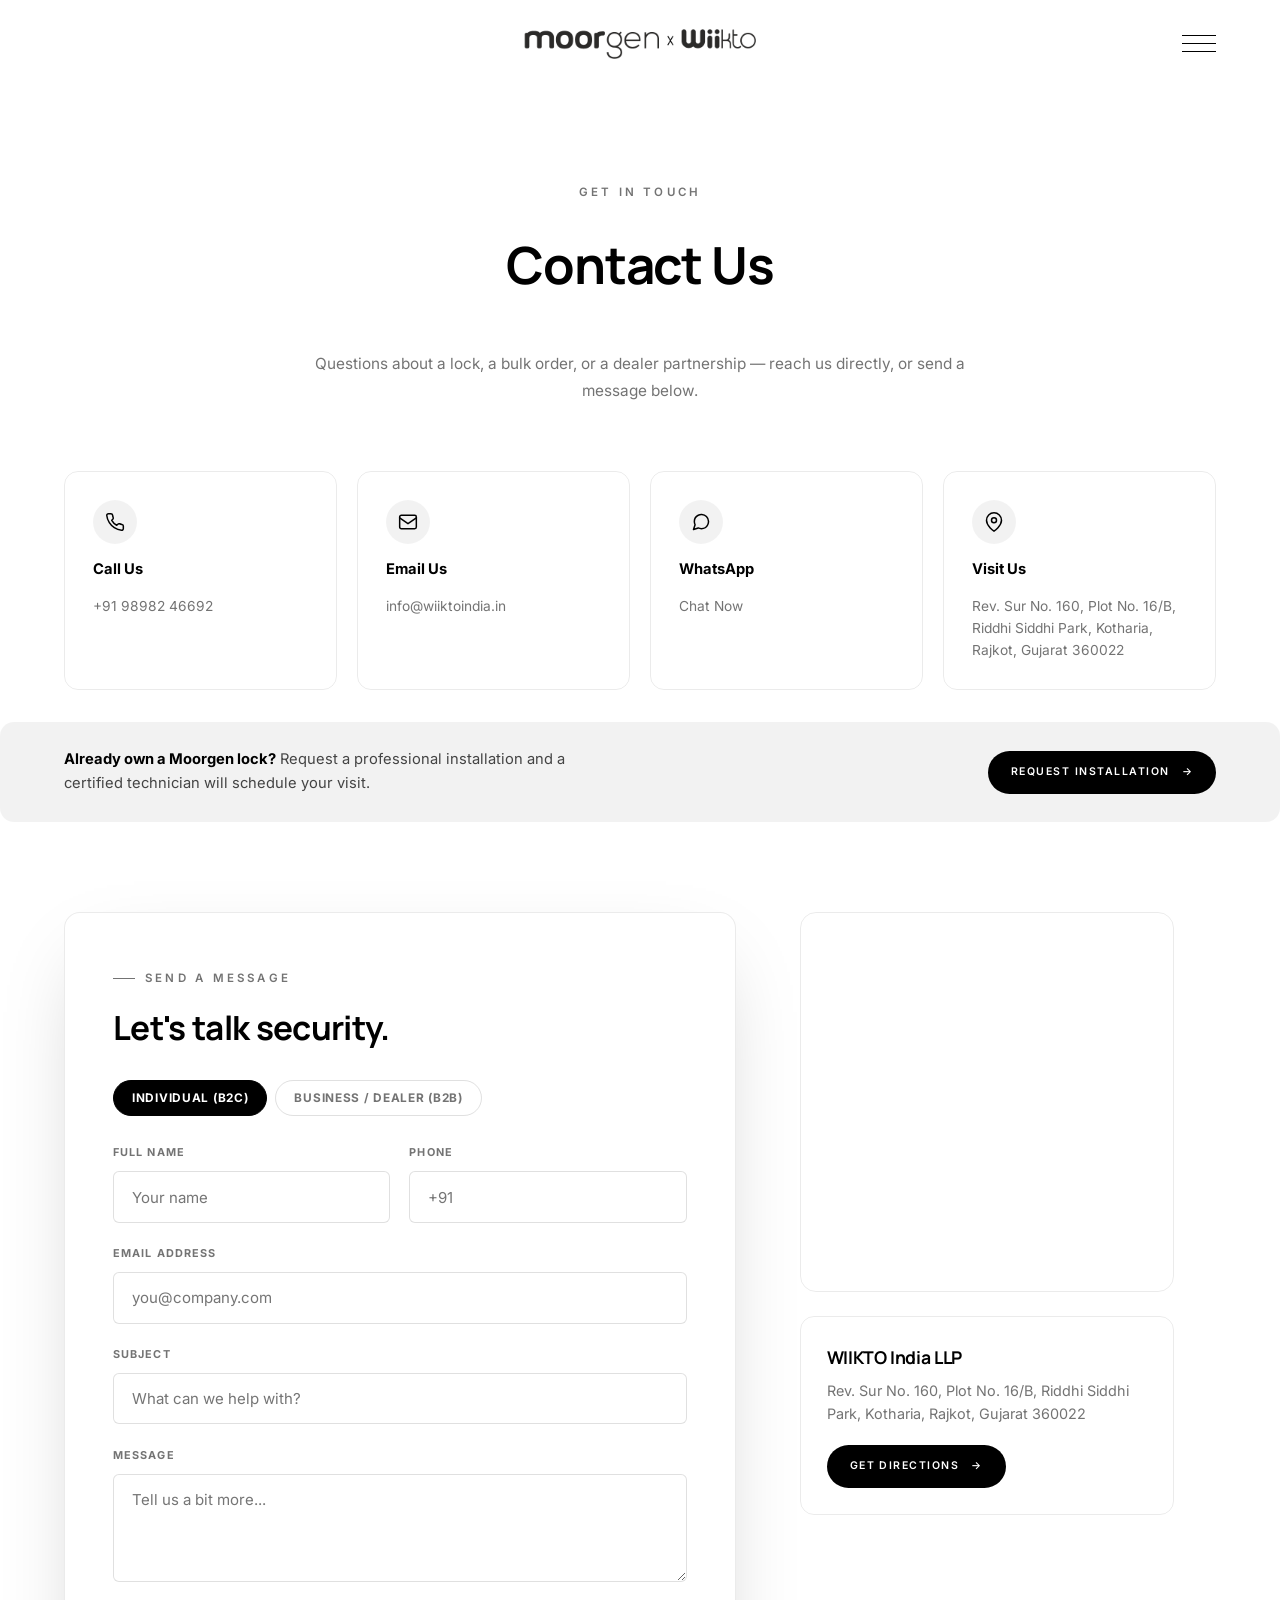
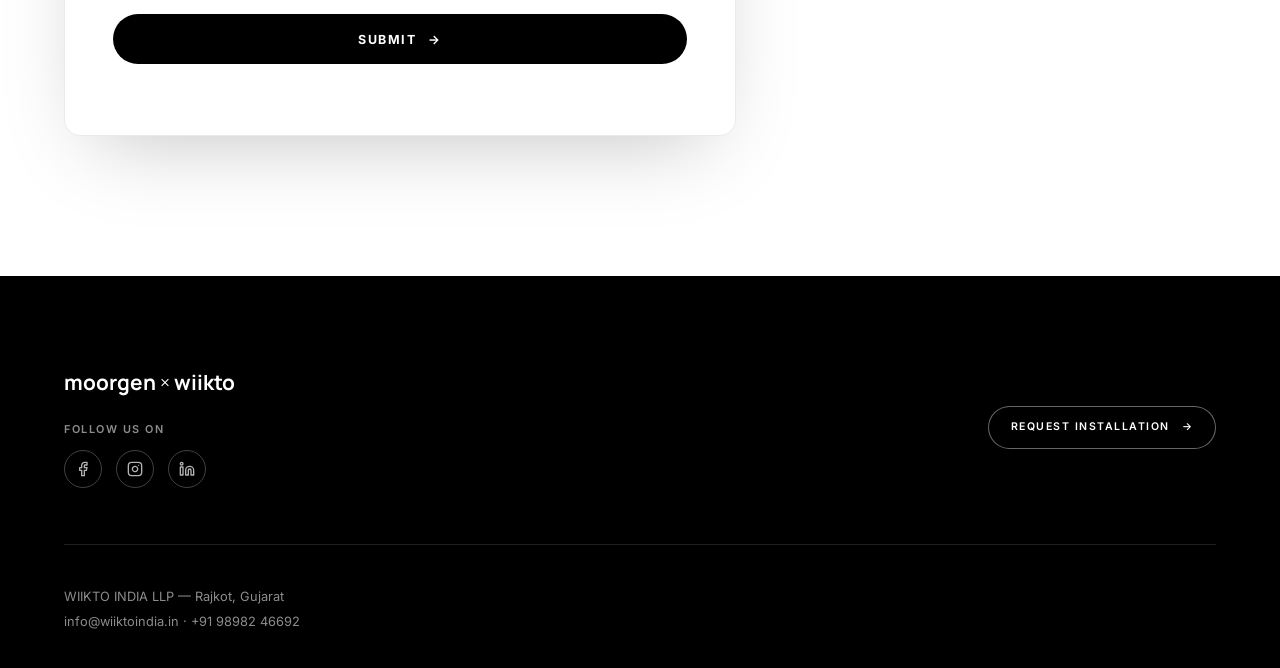
<file: contact.html>
<!DOCTYPE html>
<html lang="en">
<head>
  <meta charset="UTF-8">
  <meta name="viewport" content="width=device-width, initial-scale=1.0">
  <title>Contact Us — Moorgen x WIIKTO</title>
  <meta name="description" content="Get in touch with WIIKTO India — sales, dealer and business enquiries, or find us on the map in Rajkot, Gujarat.">
  <link rel="preconnect" href="https://fonts.googleapis.com">
  <link rel="preconnect" href="https://fonts.gstatic.com" crossorigin>
  <link href="https://fonts.googleapis.com/css2?family=Inter:wght@300;400;500;600&family=Manrope:wght@300;500;700;800&display=swap" rel="stylesheet">
  <link rel="stylesheet" href="style.css">
  <script src="smooth-scroll.js" defer></script>
  <script src="main.js" defer></script>
</head>
<body>

  <div id="loader"><div class="loader-mark"><span class="loader-word">moorgen</span><div class="loader-bar"></div></div></div>

  <header class="site-header">
    <a href="index.html" class="logo-link">
      <img src="images/moorgen-logo.png" alt="Moorgen Logo" class="logo">
    </a>
    <nav class="site-nav">
      <a href="products.html">Products</a>
      <a href="index.html#about">About Us</a>
      <a href="contact.html" class="active">Contact Us</a>
      <a href="installation-request.html">Installation</a>
    </nav>
    <button class="nav-toggle" aria-label="Toggle menu"><span></span></button>
  </header>

  <!-- ================= CONTACT INTRO ================= -->
  <section class="ct-intro">
    <p class="eyebrow center">Get in touch</p>
    <h1 data-split>Contact Us</h1>
    <p class="ct-sub">Questions about a lock, a bulk order, or a dealer partnership — reach us directly, or send a message below.</p>
  </section>

  <!-- ================= QUICK CONTACT CARDS ================= -->
  <section class="ct-cards">
    <a href="tel:+919898246692" class="ct-card">
      <span class="ct-card-icon">
        <svg viewBox="0 0 24 24" fill="none" stroke="currentColor" stroke-width="1.8" stroke-linecap="round" stroke-linejoin="round" aria-hidden="true"><path d="M22 16.92v3a2 2 0 0 1-2.18 2 19.79 19.79 0 0 1-8.63-3.07 19.5 19.5 0 0 1-6-6 19.79 19.79 0 0 1-3.07-8.67A2 2 0 0 1 4.11 2h3a2 2 0 0 1 2 1.72c.127.96.361 1.903.7 2.81a2 2 0 0 1-.45 2.11L8.09 9.91a16 16 0 0 0 6 6l1.27-1.27a2 2 0 0 1 2.11-.45c.907.339 1.85.573 2.81.7A2 2 0 0 1 22 16.92z"/></svg>
      </span>
      <span class="ct-card-label">Call Us</span>
      <span class="ct-card-value">+91 98982 46692</span>
    </a>

    <a href="mailto:info@wiiktoindia.in" class="ct-card">
      <span class="ct-card-icon">
        <svg viewBox="0 0 24 24" fill="none" stroke="currentColor" stroke-width="1.8" stroke-linecap="round" stroke-linejoin="round" aria-hidden="true"><rect x="2" y="4" width="20" height="16" rx="2"/><path d="m22 7-10 7L2 7"/></svg>
      </span>
      <span class="ct-card-label">Email Us</span>
      <span class="ct-card-value">info@wiiktoindia.in</span>
    </a>

    <a href="https://wa.me/919898246692" target="_blank" rel="noopener noreferrer" class="ct-card">
      <span class="ct-card-icon">
        <svg viewBox="0 0 24 24" fill="none" stroke="currentColor" stroke-width="1.8" stroke-linecap="round" stroke-linejoin="round" aria-hidden="true"><path d="M21 11.5a8.38 8.38 0 0 1-.9 3.8 8.5 8.5 0 0 1-7.6 4.7 8.38 8.38 0 0 1-3.8-.9L3 21l1.9-5.7a8.38 8.38 0 0 1-.9-3.8 8.5 8.5 0 0 1 4.7-7.6 8.38 8.38 0 0 1 3.8-.9h.5a8.48 8.48 0 0 1 8 8v.5z"/></svg>
      </span>
      <span class="ct-card-label">WhatsApp</span>
      <span class="ct-card-value">Chat Now</span>
    </a>

    <a href="https://www.google.com/maps/dir/?api=1&destination=Rev.+Sur+No.+160,+Plot+No.+16%2FB,+Riddhi+Siddhi+Park,+Kotharia,+Rajkot,+Gujarat+360022" target="_blank" rel="noopener noreferrer" class="ct-card">
      <span class="ct-card-icon">
        <svg viewBox="0 0 24 24" fill="none" stroke="currentColor" stroke-width="1.8" stroke-linecap="round" stroke-linejoin="round" aria-hidden="true"><path d="M21 10c0 7-9 13-9 13s-9-6-9-13a9 9 0 0 1 18 0z"/><circle cx="12" cy="10" r="3"/></svg>
      </span>
      <span class="ct-card-label">Visit Us</span>
      <span class="ct-card-value">Rev. Sur No. 160, Plot No. 16/B, Riddhi Siddhi Park, Kotharia, Rajkot, Gujarat 360022</span>
    </a>
  </section>

  <!-- ================= INSTALLATION CROSS-LINK ================= -->
  <section class="ct-install-banner">
    <p><strong>Already own a Moorgen lock?</strong> Request a professional installation and a certified technician will schedule your visit.</p>
    <a href="installation-request.html" class="btn btn-solid is-small" data-magnetic>Request Installation <span class="arrow">&rarr;</span></a>
  </section>

  <!-- ================= FORM + MAP ================= -->
  <section class="ct-main">
    <div class="ct-main-grid">

      <div class="ct-form-wrap">
        <div class="ct-form-card glass" data-reveal="up">
          <p class="eyebrow">Send a message</p>
          <h2>Let's talk security.</h2>

          <div class="ct-type-toggle" role="group" aria-label="Inquiry type">
            <button type="button" class="ct-type-btn is-active" data-type="b2c">Individual (B2C)</button>
            <button type="button" class="ct-type-btn" data-type="b2b">Business / Dealer (B2B)</button>
          </div>

          <form id="contactForm" class="ct-form" novalidate>
            <input type="hidden" id="inquiryType" name="inquiryType" value="Individual (B2C)">

            <div class="ct-field">
              <label for="ctName">Full Name</label>
              <input type="text" id="ctName" name="ctName" placeholder="Your name" required>
            </div>

            <div class="ct-field">
              <label for="ctPhone">Phone</label>
              <input type="tel" id="ctPhone" name="ctPhone" placeholder="+91" pattern="[0-9]{10}" maxlength="10" inputmode="numeric" required>
            </div>

            <div class="ct-field full">
              <label for="ctEmail">Email Address</label>
              <input type="email" id="ctEmail" name="ctEmail" placeholder="you@company.com" required>
            </div>

            <div class="ct-field full ct-company-field" id="ctCompanyField" hidden>
              <label for="ctCompany">Company / Business Name</label>
              <input type="text" id="ctCompany" name="ctCompany" placeholder="Your business name">
            </div>

            <div class="ct-field full">
              <label for="ctSubject">Subject</label>
              <input type="text" id="ctSubject" name="ctSubject" placeholder="What can we help with?" required>
            </div>

            <div class="ct-field full">
              <label for="ctMessage">Message</label>
              <textarea id="ctMessage" name="ctMessage" rows="4" placeholder="Tell us a bit more..." required></textarea>
            </div>

            <button type="submit" class="ct-submit" data-magnetic>Submit <span class="arrow">&rarr;</span></button>
            <p class="ct-note" id="ctNote"></p>
          </form>
        </div>
      </div>

      <div class="ct-map-wrap">
        <div class="ct-map-frame">
          <iframe
            src="https://www.google.com/maps/embed?pb=!1m18!1m12!1m3!1d3692.876081510368!2d70.8024762!3d22.24478!2m3!1f0!2f0!3f0!3m2!1i1024!2i768!4f13.1!3m3!1m2!1s0x3959cb38810fd17d%3A0x34c3d231134f3dd9!2sWIIKTO%20INDIA%20LLP!5e0!3m2!1sen!2sin!4v1785997793994!5m2!1sen!2sin"
            width="100%" height="100%" style="border:0;"
            allowfullscreen loading="lazy"
            referrerpolicy="no-referrer-when-downgrade"
            title="WIIKTO India LLP location — Kotharia, Rajkot, Gujarat">
          </iframe>
        </div>
        <div class="ct-map-address">
          <h3>WIIKTO India LLP</h3>
          <p>Rev. Sur No. 160, Plot No. 16/B, Riddhi Siddhi Park, Kotharia, Rajkot, Gujarat 360022</p>
          <a href="https://www.google.com/maps/dir/?api=1&destination=Rev.+Sur+No.+160,+Plot+No.+16%2FB,+Riddhi+Siddhi+Park,+Kotharia,+Rajkot,+Gujarat+360022" target="_blank" rel="noopener noreferrer" class="btn btn-solid is-small">Get Directions <span class="arrow">&rarr;</span></a>
        </div>
      </div>

    </div>
  </section>

  <footer id="contact-footer" class="site-footer">
    <div class="container">
      <div class="footer-top">
        <div class="footer-brand">
          <span class="footer-logo">moorgen <em>&times;</em> wiikto</span>
          <div class="footer-social-group">
            <p class="footer-social-label">Follow us on</p>
            <div class="footer-social">
            <a href="https://www.facebook.com/share/1DtzUpLMfY/?mibextid=wwXIfr" aria-label="Follow us on Facebook" target="_blank" rel="noopener noreferrer"><svg viewBox="0 0 24 24" fill="none" stroke="currentColor" stroke-width="2" stroke-linecap="round" stroke-linejoin="round" aria-hidden="true"><path d="M18 2h-3a5 5 0 0 0-5 5v3H7v4h3v8h4v-8h3l1-4h-4V7a1 1 0 0 1 1-1h3z"/></svg></a>
            <a href="https://www.instagram.com/moorgen_x_wiikto?igsh=cGJncml6ZGd2OGpv" aria-label="Follow us on Instagram" target="_blank" rel="noopener noreferrer"><svg viewBox="0 0 24 24" fill="none" stroke="currentColor" stroke-width="2" stroke-linecap="round" stroke-linejoin="round" aria-hidden="true"><rect x="2" y="2" width="20" height="20" rx="5" ry="5"/><path d="M16 11.37A4 4 0 1 1 12.63 8 4 4 0 0 1 16 11.37z"/><line x1="17.5" y1="6.5" x2="17.51" y2="6.5"/></svg></a>
            <a href="https://www.linkedin.com/in/moorgen-x-wiikto-india-3037223a9?utm_source=share_via&amp;utm_content=profile&amp;utm_medium=member_ios" aria-label="Follow us on LinkedIn" target="_blank" rel="noopener noreferrer"><svg viewBox="0 0 24 24" fill="none" stroke="currentColor" stroke-width="2" stroke-linecap="round" stroke-linejoin="round" aria-hidden="true"><path d="M16 8a6 6 0 0 1 6 6v7h-4v-7a2 2 0 0 0-2-2 2 2 0 0 0-2 2v7h-4v-7a6 6 0 0 1 6-6z"/><rect x="2" y="9" width="4" height="12"/><circle cx="4" cy="4" r="2"/></svg></a>
            </div>
          </div>
        </div>
        <div class="footer-ctas">
          <a href="installation-request.html" class="btn btn-outline-dark is-small" data-magnetic>Request Installation <span class="arrow">&rarr;</span></a>
        </div>
      </div>
      <div class="footer-bottom">
        <div>
          <p>WIIKTO INDIA LLP — Rajkot, Gujarat</p>
          <p>info@wiiktoindia.in &middot; +91 98982 46692</p>
        </div>
      </div>
    </div>
  </footer>

  <script>
    (function () {
      var typeBtns = document.querySelectorAll('.ct-type-btn');
      var inquiryType = document.getElementById('inquiryType');
      var companyField = document.getElementById('ctCompanyField');
      var companyInput = document.getElementById('ctCompany');

      typeBtns.forEach(function (btn) {
        btn.addEventListener('click', function () {
          typeBtns.forEach(function (b) { b.classList.remove('is-active'); });
          btn.classList.add('is-active');
          var isB2B = btn.dataset.type === 'b2b';
          inquiryType.value = isB2B ? 'Business / Dealer (B2B)' : 'Individual (B2C)';
          companyField.hidden = !isB2B;
          companyInput.required = isB2B;
        });
      });

      var form = document.getElementById('contactForm');
      var note = document.getElementById('ctNote');

      form.addEventListener('submit', function (e) {
        e.preventDefault();

        if (!form.checkValidity()) {
          form.reportValidity();
          return;
        }

        var data = new FormData(form);
        var get = function (key) { return (data.get(key) || '').toString().trim(); };

        var subject = '[' + get('inquiryType') + '] ' + get('ctSubject');
        var bodyLines = [
          'Inquiry Type: ' + get('inquiryType'),
          'Name: ' + get('ctName'),
          'Phone: ' + get('ctPhone'),
          'Email: ' + get('ctEmail')
        ];
        if (get('ctCompany')) bodyLines.push('Company: ' + get('ctCompany'));
        bodyLines.push('', get('ctMessage'));

        var mailto = 'mailto:info@wiiktoindia.in?subject=' + encodeURIComponent(subject) + '&body=' + encodeURIComponent(bodyLines.join('\n'));
        window.location.href = mailto;

        note.textContent = 'Opening your email app with the message filled in — please hit Send there to complete it. If nothing opened, email us directly at info@wiiktoindia.in.';
        note.classList.add('visible');
      });
    })();
  </script>

</body>
</html>
</file>
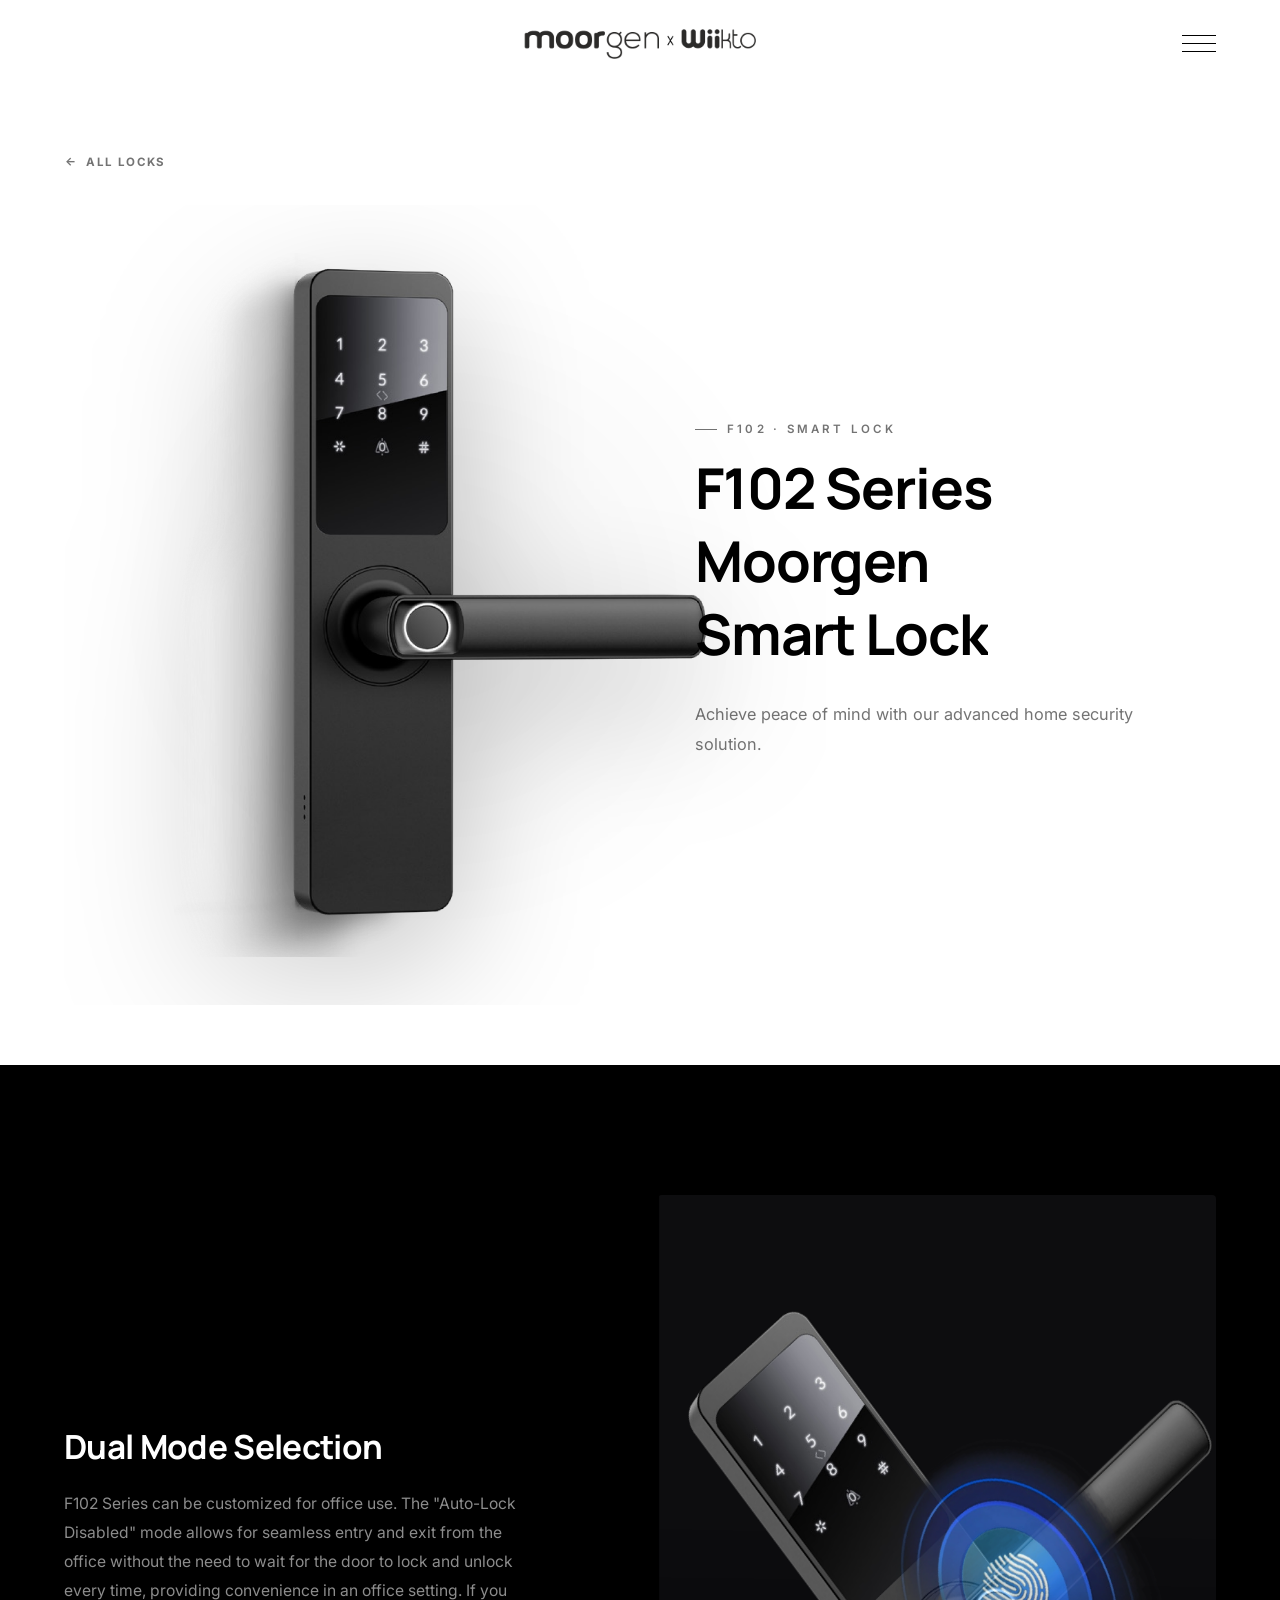
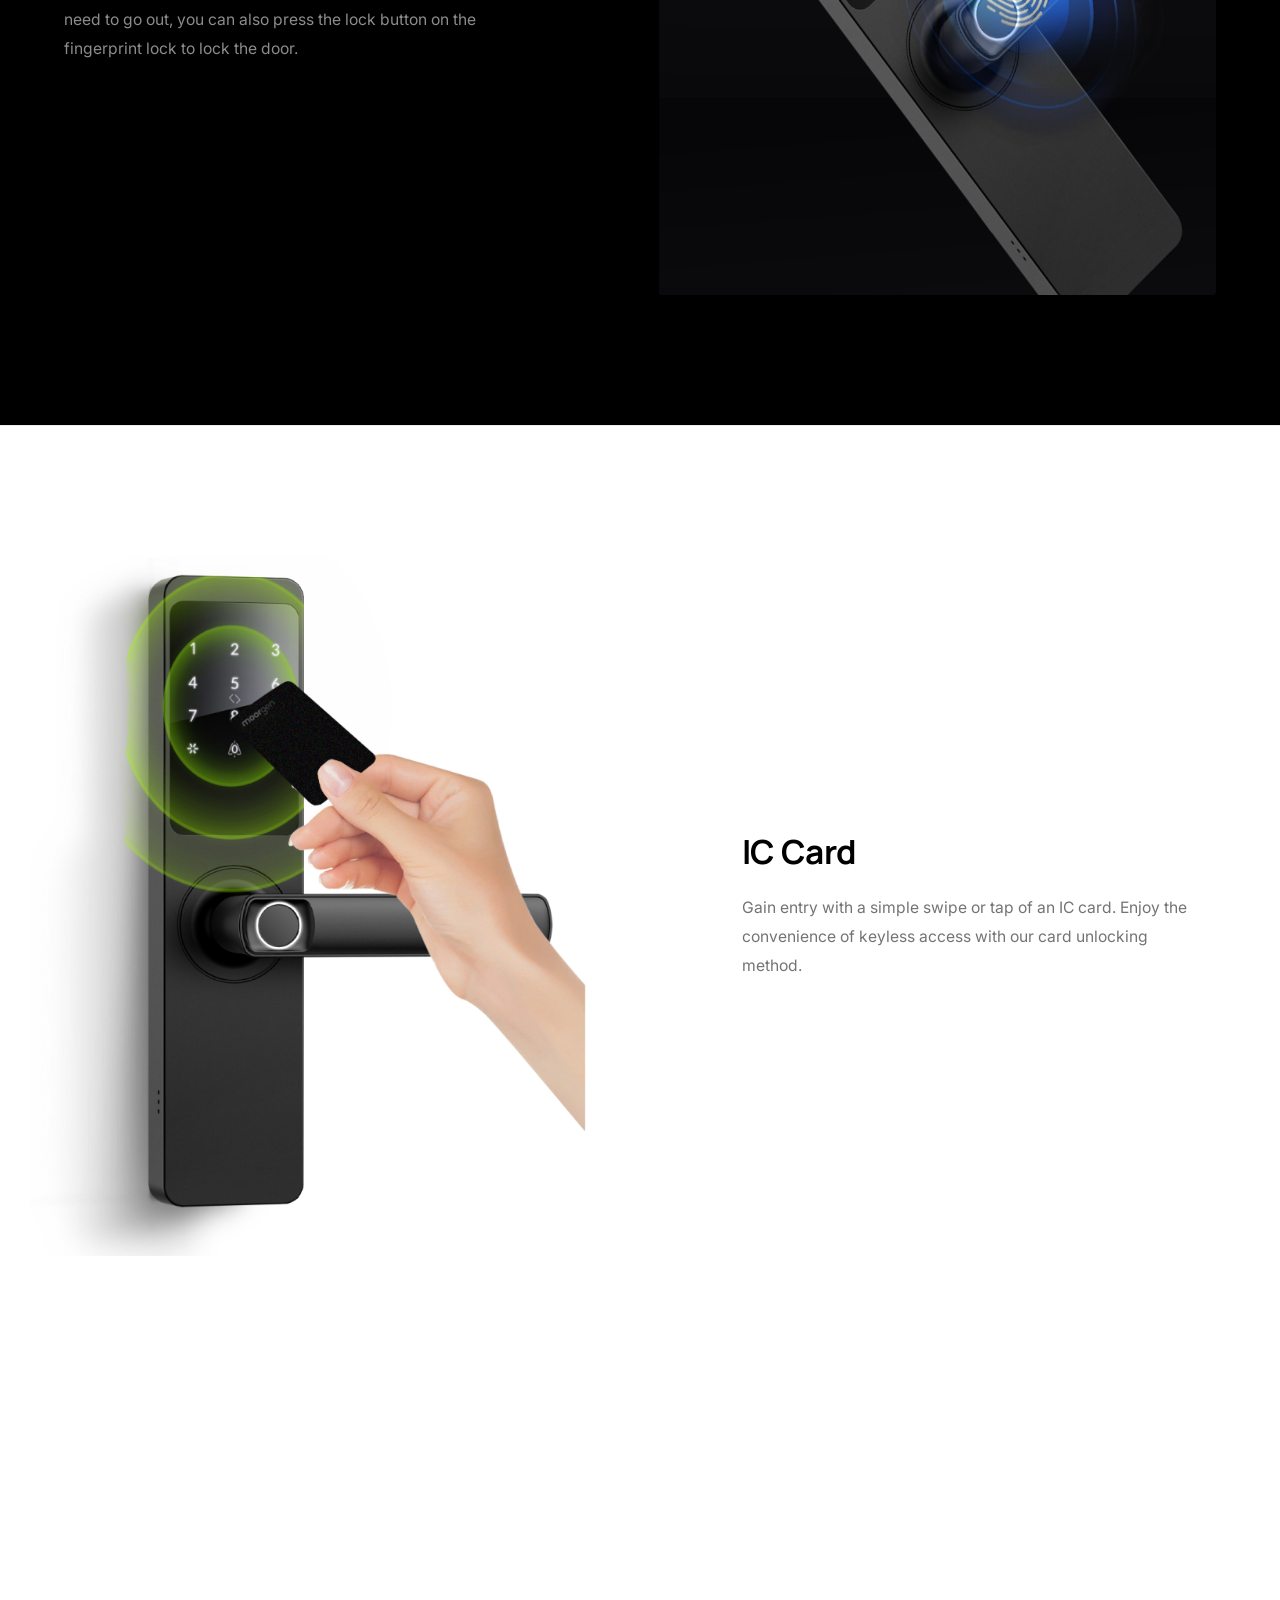
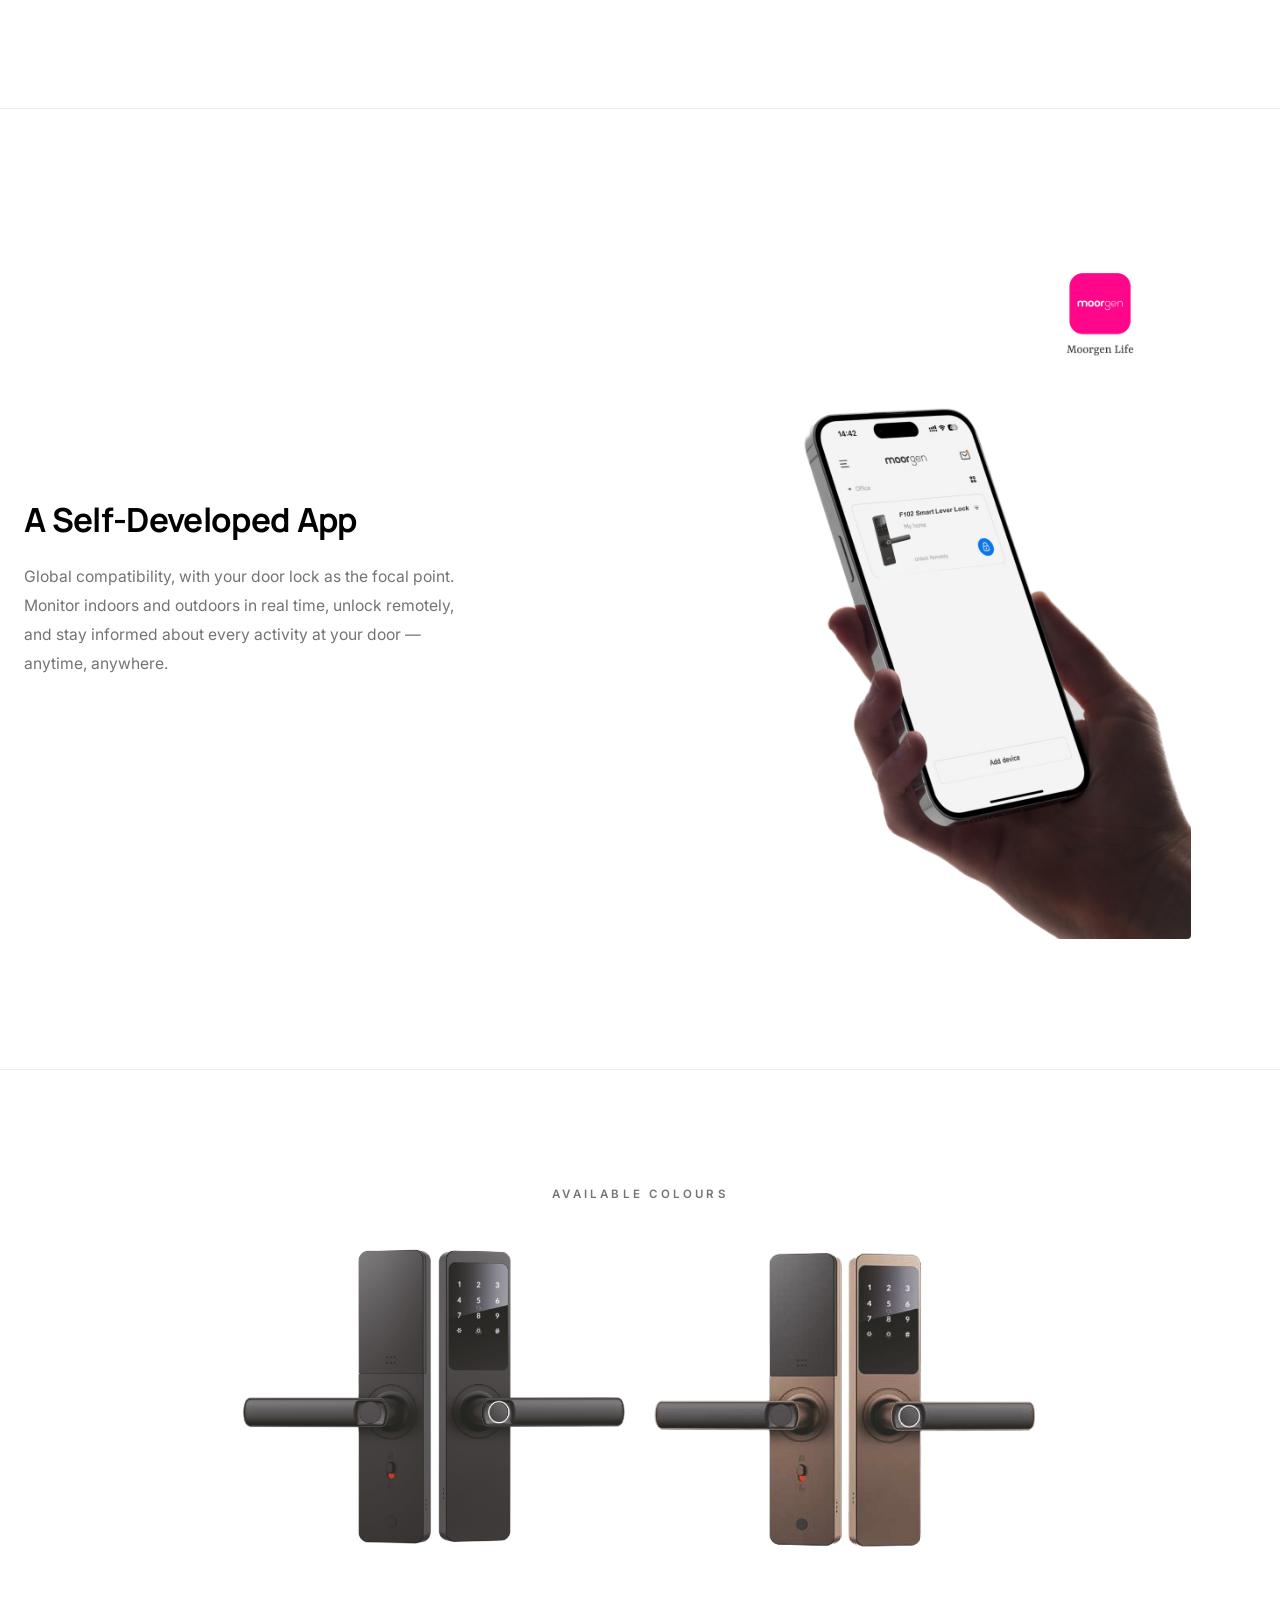
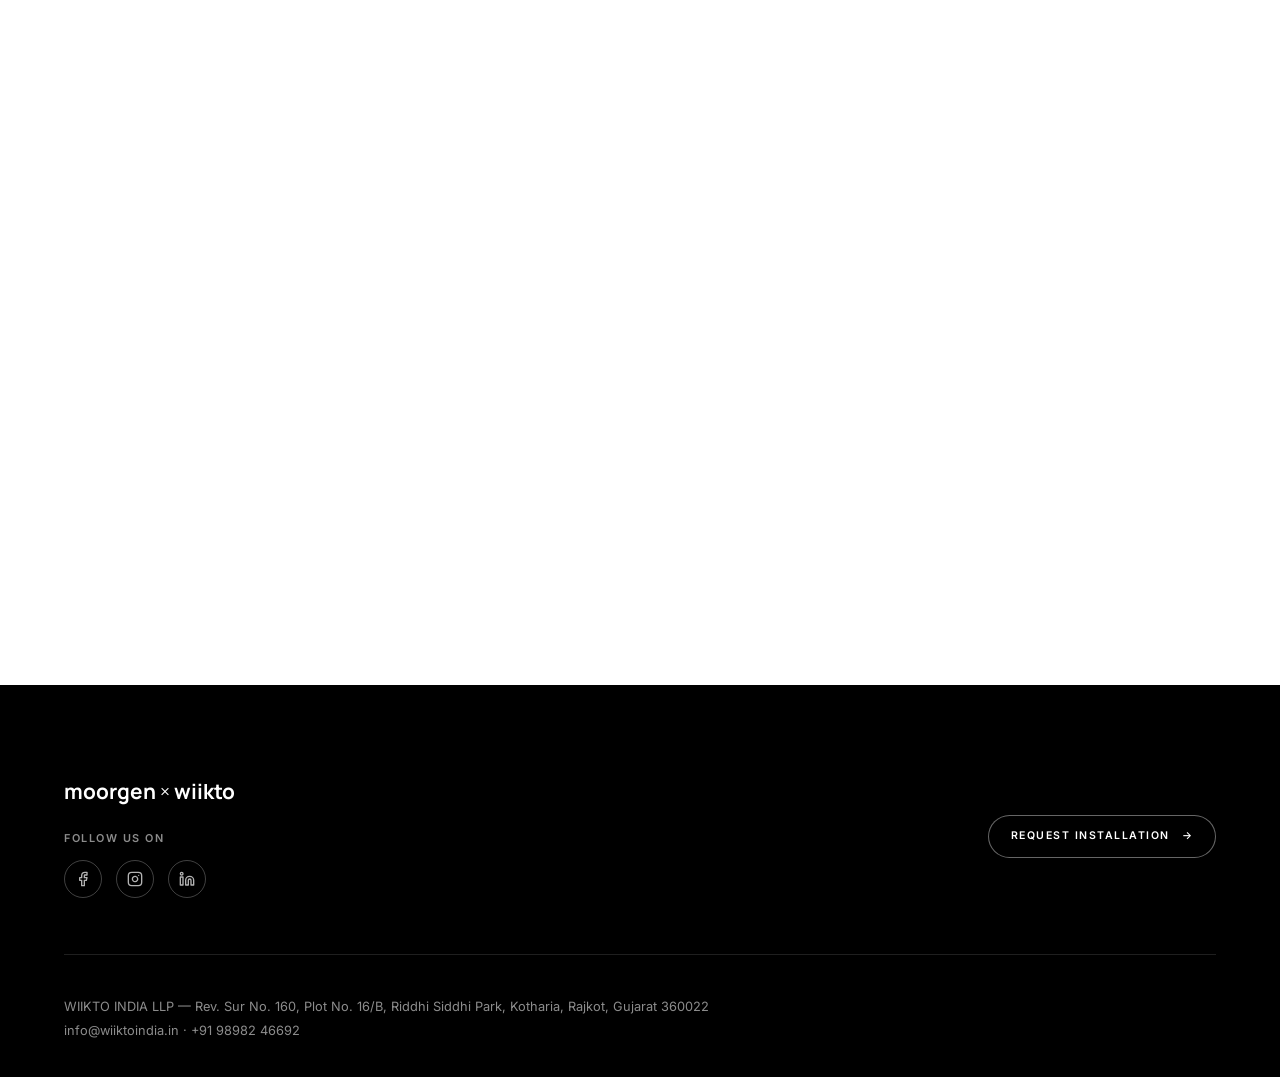
<file: f102.html>
<!DOCTYPE html>
<html lang="en">
<head>
  <meta charset="UTF-8">
  <meta name="viewport" content="width=device-width, initial-scale=1.0">
  <title>F102 Smart Lock — Moorgen x WIIKTO</title>
  <meta name="description" content="Moorgen F102 — dual mode office/home security with IC card, one-grip unlock and virtual passcode protection.">
  <link rel="preconnect" href="https://fonts.googleapis.com">
  <link rel="preconnect" href="https://fonts.gstatic.com" crossorigin>
  <link href="https://fonts.googleapis.com/css2?family=Inter:wght@300;400;500;600&family=Manrope:wght@300;500;700;800&display=swap" rel="stylesheet">
  <link rel="stylesheet" href="style.css">
  <script src="smooth-scroll.js" defer></script>
  <script src="main.js" defer></script>
</head>
<body>

  <div id="loader"><div class="loader-mark"><span class="loader-word">moorgen</span><div class="loader-bar"></div></div></div>

  <header class="site-header">
    <a href="index.html" class="logo-link"><img src="images/moorgen-logo.png" alt="Moorgen Logo" class="logo"></a>
    <nav class="site-nav">
      <a href="products.html">Products</a>
      <a href="index.html#about">About Us</a>
      <a href="contact.html">Contact Us</a>
    </nav>
    <button class="nav-toggle" aria-label="Toggle menu"><span></span></button>
  </header>

  <!-- ================= PRODUCT HERO ================= -->
  <section class="product-hero">
    <a href="products.html" class="back-link"><span class="arrow-back">&rarr;</span> All Locks</a>
    <div class="product-hero-grid">
      <div class="product-hero-media" data-reveal="zoom">
        <img src="images/f102 hero.png" alt="Moorgen F102 Smart Lock">
      </div>
      <div class="product-hero-body">
        <p class="eyebrow product-hero-tag">F102 &middot; Smart Lock</p>
        <h1 data-split>F102 Series Moorgen Smart Lock</h1>
        <p class="product-hero-desc" data-reveal="up">Achieve peace of mind with our advanced home security solution.</p>
      </div>
    </div>
  </section>

  <!-- FEATURE 1: Dual mode selection (dark, full-bleed) -->
  <section class="feature-capsule on-dark reverse" data-reveal="zoom">
    <div class="container-inner">
      <div class="capsule-media"><img src="images/f102 duelmode.png" alt="F102 dual mode selection" loading="lazy"></div>
      <div class="capsule-body">
        <h3>Dual Mode Selection</h3>
        <p>F102 Series can be customized for office use. The "Auto-Lock Disabled" mode allows for seamless entry and exit from the office without the need to wait for the door to lock and unlock every time, providing convenience in an office setting. If you need to go out, you can also press the lock button on the fingerprint lock to lock the door.</p>
      </div>
    </div>
  </section>

  <!-- FEATURE 2: IC Card -->
  <section class="feature-capsule" data-reveal="up">
    <div class="capsule-media"><img src="images/f102 ic.png" alt="F102 IC card unlock" loading="lazy"></div>
    <div class="capsule-body">
      <h3>IC Card</h3>
      <p>Gain entry with a simple swipe or tap of an IC card. Enjoy the convenience of keyless access with our card unlocking method.</p>
    </div>
  </section>

  <!-- FEATURE 3: Unlock with one grip -->
  <section class="feature-capsule reverse" data-reveal="left">
    <div class="capsule-media"><img src="images/f102 unlock.png" alt="F102 unlock with one grip" loading="lazy"></div>
    <div class="capsule-body">
      <h3>Convenient Life<br>Unlock with One Grip</h3>
      <p>Authenticating fingerprint while holding the lever — lifting the lever unlocks the door. Equipped with a doorbell function, no additional installation required.</p>
    </div>
  </section>

  <!-- FEATURE 4: Virtual passcode -->
  <section class="feature-capsule" data-reveal="right">
    <div class="capsule-media"><img src="images/f102 vp.png" alt="F102 virtual passcode security" loading="lazy"></div>
    <div class="capsule-body">
      <h3>Virtual Passcode Adds an<br>Extra Layer of Security</h3>
      <p>F102 Series not only supports passcode functionality but also includes a virtual passcode feature. This offers enhanced security in the presence of others, ensuring passcode confidentiality while still allowing for easy door access.</p>
    </div>
  </section>
   <!-- FEATURE 6: App -->
  <section class="feature-capsule reverse" data-reveal="right">
    <div class="capsule-media"><img src="images/f102 app.png" alt="Moorgen self-developed app screens" loading="lazy"></div>
    <div class="capsule-body">
      <h3>A Self-Developed App</h3>
      <p>Global compatibility, with your door lock as the focal point. Monitor indoors and outdoors in real time, unlock remotely, and stay informed about every activity at your door — anytime, anywhere.</p>
    </div>
  </section>
  <!-- FEATURE 5: Available colours -->
  <section class="feature-centered" data-reveal="fade">
    <h3 class="eyebrow center">Available Colours</h3>
    <img src="images/f102 ac.png" alt="F102 four colour options">
  </section>

  <!-- FEATURE 6: Full specification sheet -->
  <section class="feature-centered full-bleed" data-reveal="fade">
    <img src="images/f102 details.png" alt="F102 specifications and details">
  </section>

  <footer id="contact" class="site-footer">
    <div class="container">
      <div class="footer-top">
        <div class="footer-brand">
          <span class="footer-logo">moorgen <em>&times;</em> wiikto</span>
          <div class="footer-social-group">
            <p class="footer-social-label">Follow us on</p>
            <div class="footer-social">
            <a href="https://www.facebook.com/share/1DtzUpLMfY/?mibextid=wwXIfr" aria-label="Follow us on Facebook" target="_blank" rel="noopener noreferrer"><svg viewBox="0 0 24 24" fill="none" stroke="currentColor" stroke-width="2" stroke-linecap="round" stroke-linejoin="round" aria-hidden="true"><path d="M18 2h-3a5 5 0 0 0-5 5v3H7v4h3v8h4v-8h3l1-4h-4V7a1 1 0 0 1 1-1h3z"/></svg></a>
            <a href="https://www.instagram.com/moorgen_x_wiikto?igsh=cGJncml6ZGd2OGpv" aria-label="Follow us on Instagram" target="_blank" rel="noopener noreferrer"><svg viewBox="0 0 24 24" fill="none" stroke="currentColor" stroke-width="2" stroke-linecap="round" stroke-linejoin="round" aria-hidden="true"><rect x="2" y="2" width="20" height="20" rx="5" ry="5"/><path d="M16 11.37A4 4 0 1 1 12.63 8 4 4 0 0 1 16 11.37z"/><line x1="17.5" y1="6.5" x2="17.51" y2="6.5"/></svg></a>
            <a href="https://www.linkedin.com/in/moorgen-x-wiikto-india-3037223a9?utm_source=share_via&amp;utm_content=profile&amp;utm_medium=member_ios" aria-label="Follow us on LinkedIn" target="_blank" rel="noopener noreferrer"><svg viewBox="0 0 24 24" fill="none" stroke="currentColor" stroke-width="2" stroke-linecap="round" stroke-linejoin="round" aria-hidden="true"><path d="M16 8a6 6 0 0 1 6 6v7h-4v-7a2 2 0 0 0-2-2 2 2 0 0 0-2 2v7h-4v-7a6 6 0 0 1 6-6z"/><rect x="2" y="9" width="4" height="12"/><circle cx="4" cy="4" r="2"/></svg></a>
            </div>
          </div>
        </div>
        <div class="footer-ctas">
          <a href="installation-request.html" class="btn btn-outline-dark is-small" data-magnetic>Request Installation <span class="arrow">&rarr;</span></a>
        </div>
      </div>
      <div class="footer-bottom">
        <div>
          <p>WIIKTO INDIA LLP — Rev. Sur No. 160, Plot No. 16/B, Riddhi Siddhi Park, Kotharia, Rajkot, Gujarat 360022</p>
          <p>info@wiiktoindia.in &middot; +91 98982 46692</p>
        </div>
      </div>
    </div>
  </footer>

</body>
</html>
</file>
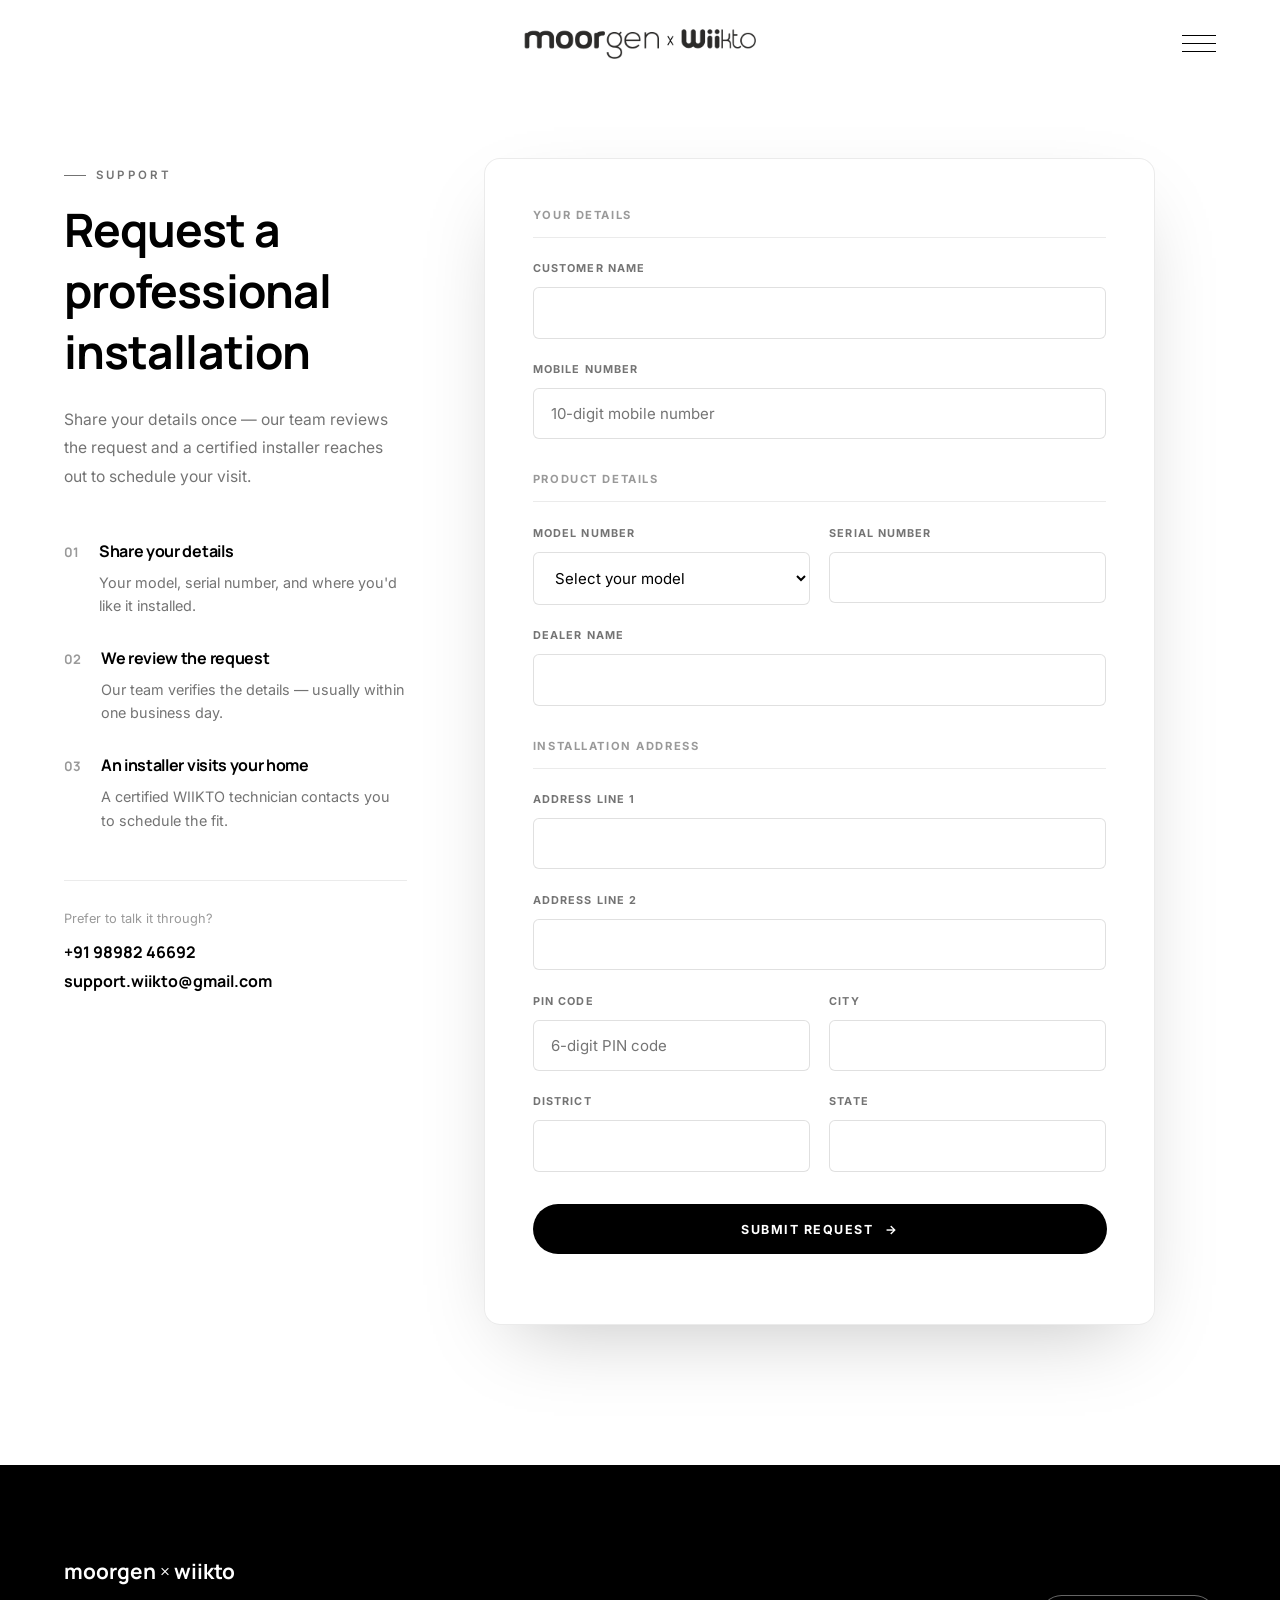
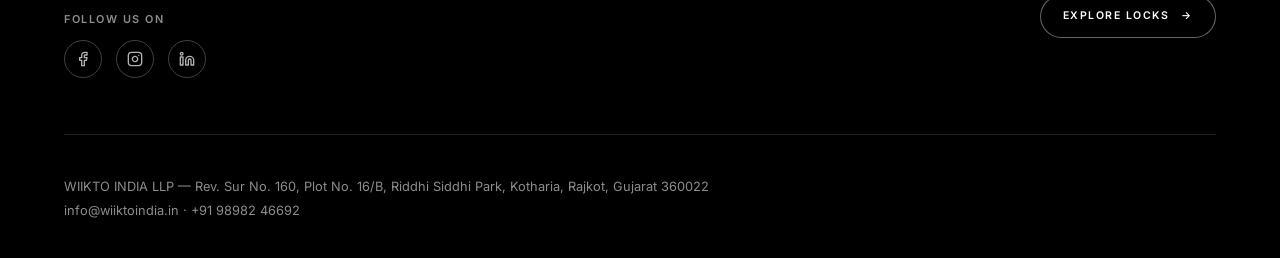
<file: installation-request.html>
<!DOCTYPE html>
<html lang="en">
<head>
  <meta charset="UTF-8">
  <meta name="viewport" content="width=device-width, initial-scale=1.0">
  <title>Installation Request — Moorgen x WIIKTO</title>
  <meta name="description" content="Request a professional Moorgen smart lock installation from WIIKTO India.">
  <link rel="preconnect" href="https://fonts.googleapis.com">
  <link rel="preconnect" href="https://fonts.gstatic.com" crossorigin>
  <link href="https://fonts.googleapis.com/css2?family=Inter:wght@300;400;500;600&family=Manrope:wght@300;500;700;800&display=swap" rel="stylesheet">
  <link rel="stylesheet" href="style.css">
  <script src="smooth-scroll.js" defer></script>
  <script src="main.js" defer></script>
</head>
<body>

  <div id="loader"><div class="loader-mark"><span class="loader-word">moorgen</span><div class="loader-bar"></div></div></div>

  <header class="site-header">
    <a href="index.html" class="logo-link">
      <img src="images/moorgen-logo.png" alt="Moorgen Logo" class="logo">
    </a>
    <nav class="site-nav">
      <a href="products.html">Products</a>
      <a href="index.html#about">About Us</a>
      <a href="contact.html">Contact Us</a>
      <a href="installation-request.html" class="active">Installation</a>
    </nav>
    <button class="nav-toggle" aria-label="Toggle menu"><span></span></button>
  </header>

  <!-- ================= INSTALLATION REQUEST ================= -->
  <section class="ir-hero">
    <div class="ir-hero-grid">

      <div class="ir-intro">
        <p class="eyebrow">Support</p>
        <h1 data-split>Request a professional installation</h1>
        <p class="ir-sub">Share your details once — our team reviews the request and a certified installer reaches out to schedule your visit.</p>

        <ol class="ir-steps">
          <li>
            <span class="ir-step-num">01</span>
            <div>
              <h4>Share your details</h4>
              <p>Your model, serial number, and where you'd like it installed.</p>
            </div>
          </li>
          <li>
            <span class="ir-step-num">02</span>
            <div>
              <h4>We review the request</h4>
              <p>Our team verifies the details — usually within one business day.</p>
            </div>
          </li>
          <li>
            <span class="ir-step-num">03</span>
            <div>
              <h4>An installer visits your home</h4>
              <p>A certified WIIKTO technician contacts you to schedule the fit.</p>
            </div>
          </li>
        </ol>

        <div class="ir-contact-fallback">
          <p>Prefer to talk it through?</p>
          <a href="tel:+919898246692">+91 98982 46692</a>
          <a href="mailto:support.wiikto@gmail.com">support.wiikto@gmail.com</a>
        </div>
      </div>

      <div class="ir-form-wrap">
        <div class="ir-form-card glass" data-reveal="up">
          <form id="installForm" class="ir-form" novalidate>

            <p class="ir-group-title">Your details</p>
            <div class="ir-field full">
              <label for="custName">Customer Name</label>
              <input type="text" id="custName" name="custName" required>
            </div>
            <div class="ir-field full">
              <label for="mobile">Mobile Number</label>
              <input type="tel" id="mobile" name="mobile" placeholder="10-digit mobile number" pattern="[0-9]{10}" maxlength="10" inputmode="numeric" required>
            </div>

            <p class="ir-group-title">Product details</p>
            <div class="ir-field">
              <label for="model">Model Number</label>
              <select id="model" name="model" required>
                <option value="" disabled selected>Select your model</option>
                <option>T66 Zaha Hadid Collaboration</option>
                <option>T9 Smart Lock</option>
                <option>T5+ Smart Lock</option>
                <option>T50 Smart Lock</option>
                <option>T3+ Smart Lock</option>
                <option>T53s Smart Lock</option>
                <option>T2 Lever Lock</option>
                <option>T23 Lever Lock</option>
                <option>T17 Lever Lock</option>
                <option>F102 Smart Lock</option>
                <option>Other</option>
              </select>
            </div>
            <div class="ir-field">
              <label for="serial">Serial Number</label>
              <input type="text" id="serial" name="serial" required>
            </div>
            <div class="ir-field full">
              <label for="dealer">Dealer Name</label>
              <input type="text" id="dealer" name="dealer" required>
            </div>

            <p class="ir-group-title">Installation address</p>
            <div class="ir-field full">
              <label for="addr1">Address Line 1</label>
              <input type="text" id="addr1" name="addr1" required>
            </div>
            <div class="ir-field full">
              <label for="addr2">Address Line 2</label>
              <input type="text" id="addr2" name="addr2">
            </div>
            <div class="ir-field">
              <label for="pin">Pin Code</label>
              <input type="text" id="pin" name="pin" placeholder="6-digit PIN code" pattern="[0-9]{6}" maxlength="6" inputmode="numeric" required>
            </div>
            <div class="ir-field">
              <label for="city">City</label>
              <input type="text" id="city" name="city" required>
            </div>
            <div class="ir-field">
              <label for="district">District</label>
              <input type="text" id="district" name="district" required>
            </div>
            <div class="ir-field">
              <label for="state">State</label>
              <input type="text" id="state" name="state" required>
            </div>

            <button type="submit" class="ir-submit" data-magnetic>Submit Request <span class="arrow">&rarr;</span></button>
            <p class="ir-note" id="irNote"></p>
          </form>
        </div>
      </div>

    </div>
  </section>

  <footer id="contact" class="site-footer">
    <div class="container">
      <div class="footer-top">
        <div class="footer-brand">
          <span class="footer-logo">moorgen <em>&times;</em> wiikto</span>
          <div class="footer-social-group">
            <p class="footer-social-label">Follow us on</p>
            <div class="footer-social">
            <a href="https://www.facebook.com/share/1DtzUpLMfY/?mibextid=wwXIfr" aria-label="Follow us on Facebook" target="_blank" rel="noopener noreferrer"><svg viewBox="0 0 24 24" fill="none" stroke="currentColor" stroke-width="2" stroke-linecap="round" stroke-linejoin="round" aria-hidden="true"><path d="M18 2h-3a5 5 0 0 0-5 5v3H7v4h3v8h4v-8h3l1-4h-4V7a1 1 0 0 1 1-1h3z"/></svg></a>
            <a href="https://www.instagram.com/moorgen_x_wiikto?igsh=cGJncml6ZGd2OGpv" aria-label="Follow us on Instagram" target="_blank" rel="noopener noreferrer"><svg viewBox="0 0 24 24" fill="none" stroke="currentColor" stroke-width="2" stroke-linecap="round" stroke-linejoin="round" aria-hidden="true"><rect x="2" y="2" width="20" height="20" rx="5" ry="5"/><path d="M16 11.37A4 4 0 1 1 12.63 8 4 4 0 0 1 16 11.37z"/><line x1="17.5" y1="6.5" x2="17.51" y2="6.5"/></svg></a>
            <a href="https://www.linkedin.com/in/moorgen-x-wiikto-india-3037223a9?utm_source=share_via&amp;utm_content=profile&amp;utm_medium=member_ios" aria-label="Follow us on LinkedIn" target="_blank" rel="noopener noreferrer"><svg viewBox="0 0 24 24" fill="none" stroke="currentColor" stroke-width="2" stroke-linecap="round" stroke-linejoin="round" aria-hidden="true"><path d="M16 8a6 6 0 0 1 6 6v7h-4v-7a2 2 0 0 0-2-2 2 2 0 0 0-2 2v7h-4v-7a6 6 0 0 1 6-6z"/><rect x="2" y="9" width="4" height="12"/><circle cx="4" cy="4" r="2"/></svg></a>
            </div>
          </div>
        </div>
        <div class="footer-ctas">
          <a href="products.html" class="btn btn-outline-dark is-small" data-magnetic>Explore locks <span class="arrow">&rarr;</span></a>
        </div>
      </div>
      <div class="footer-bottom">
        <div>
          <p>WIIKTO INDIA LLP — Rev. Sur No. 160, Plot No. 16/B, Riddhi Siddhi Park, Kotharia, Rajkot, Gujarat 360022</p>
          <p>info@wiiktoindia.in &middot; +91 98982 46692</p>
        </div>
      </div>
    </div>
  </footer>

  <script>
    var form = document.getElementById('installForm');
    var note = document.getElementById('irNote');

    form.addEventListener('submit', function (e) {
      e.preventDefault();

      if (!form.checkValidity()) {
        form.reportValidity();
        return;
      }

      var data = new FormData(form);
      var get = function (key) { return (data.get(key) || '').toString().trim(); };

      var subject = 'Installation Request — ' + get('custName') + ' (' + get('model') + ')';
      var body =
        'Customer Name: ' + get('custName') + '\n' +
        'Mobile Number: ' + get('mobile') + '\n' +
        'Model Number: ' + get('model') + '\n' +
        'Serial Number: ' + get('serial') + '\n' +
        'Dealer Name: ' + get('dealer') + '\n' +
        'Address Line 1: ' + get('addr1') + '\n' +
        'Address Line 2: ' + get('addr2') + '\n' +
        'Pin Code: ' + get('pin') + '\n' +
        'City: ' + get('city') + '\n' +
        'District: ' + get('district') + '\n' +
        'State: ' + get('state') + '\n';

      var mailto = 'mailto:support.wiikto@gmail.com?subject=' + encodeURIComponent(subject) + '&body=' + encodeURIComponent(body);
      window.location.href = mailto;

      note.textContent = 'Opening your email app with the request filled in — please hit Send there to complete it. If nothing opened, email the details above directly to support.wiikto@gmail.com.';
      note.classList.add('visible');
    });
  </script>

</body>
</html>
</file>
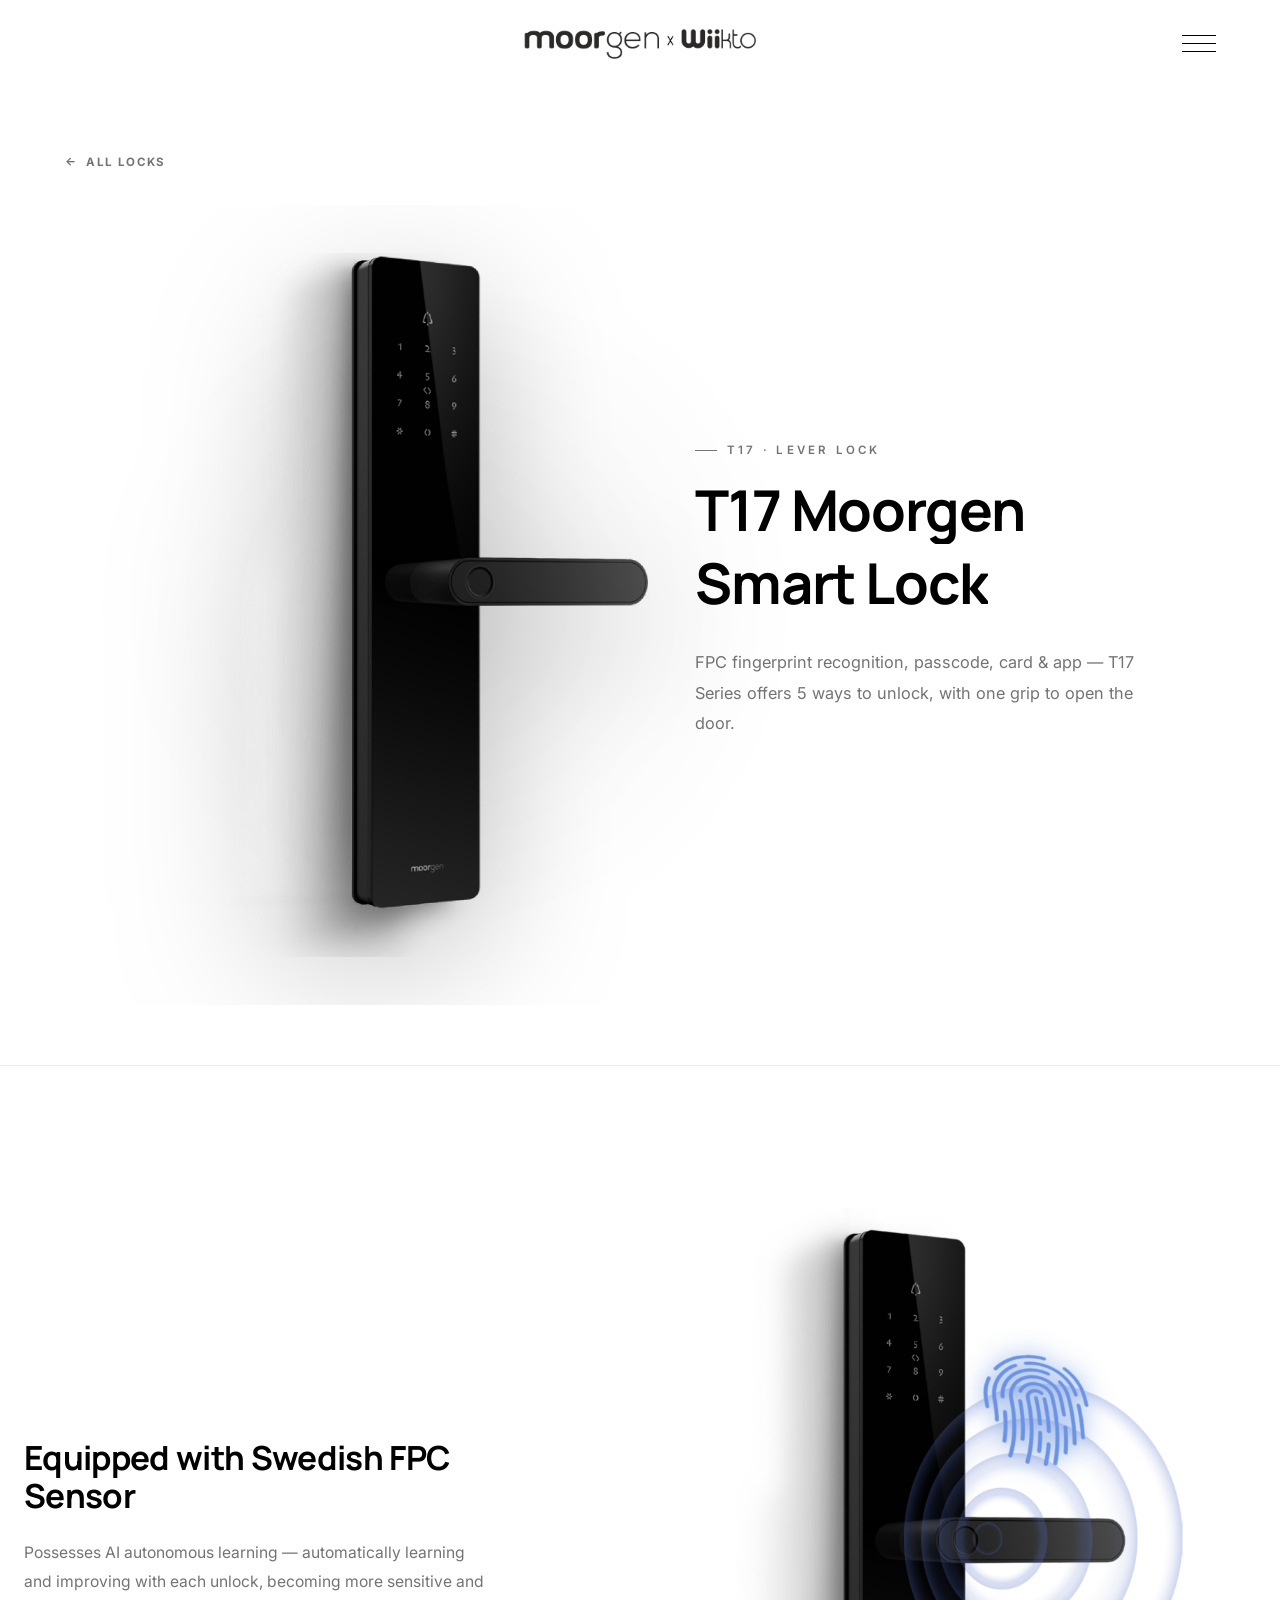
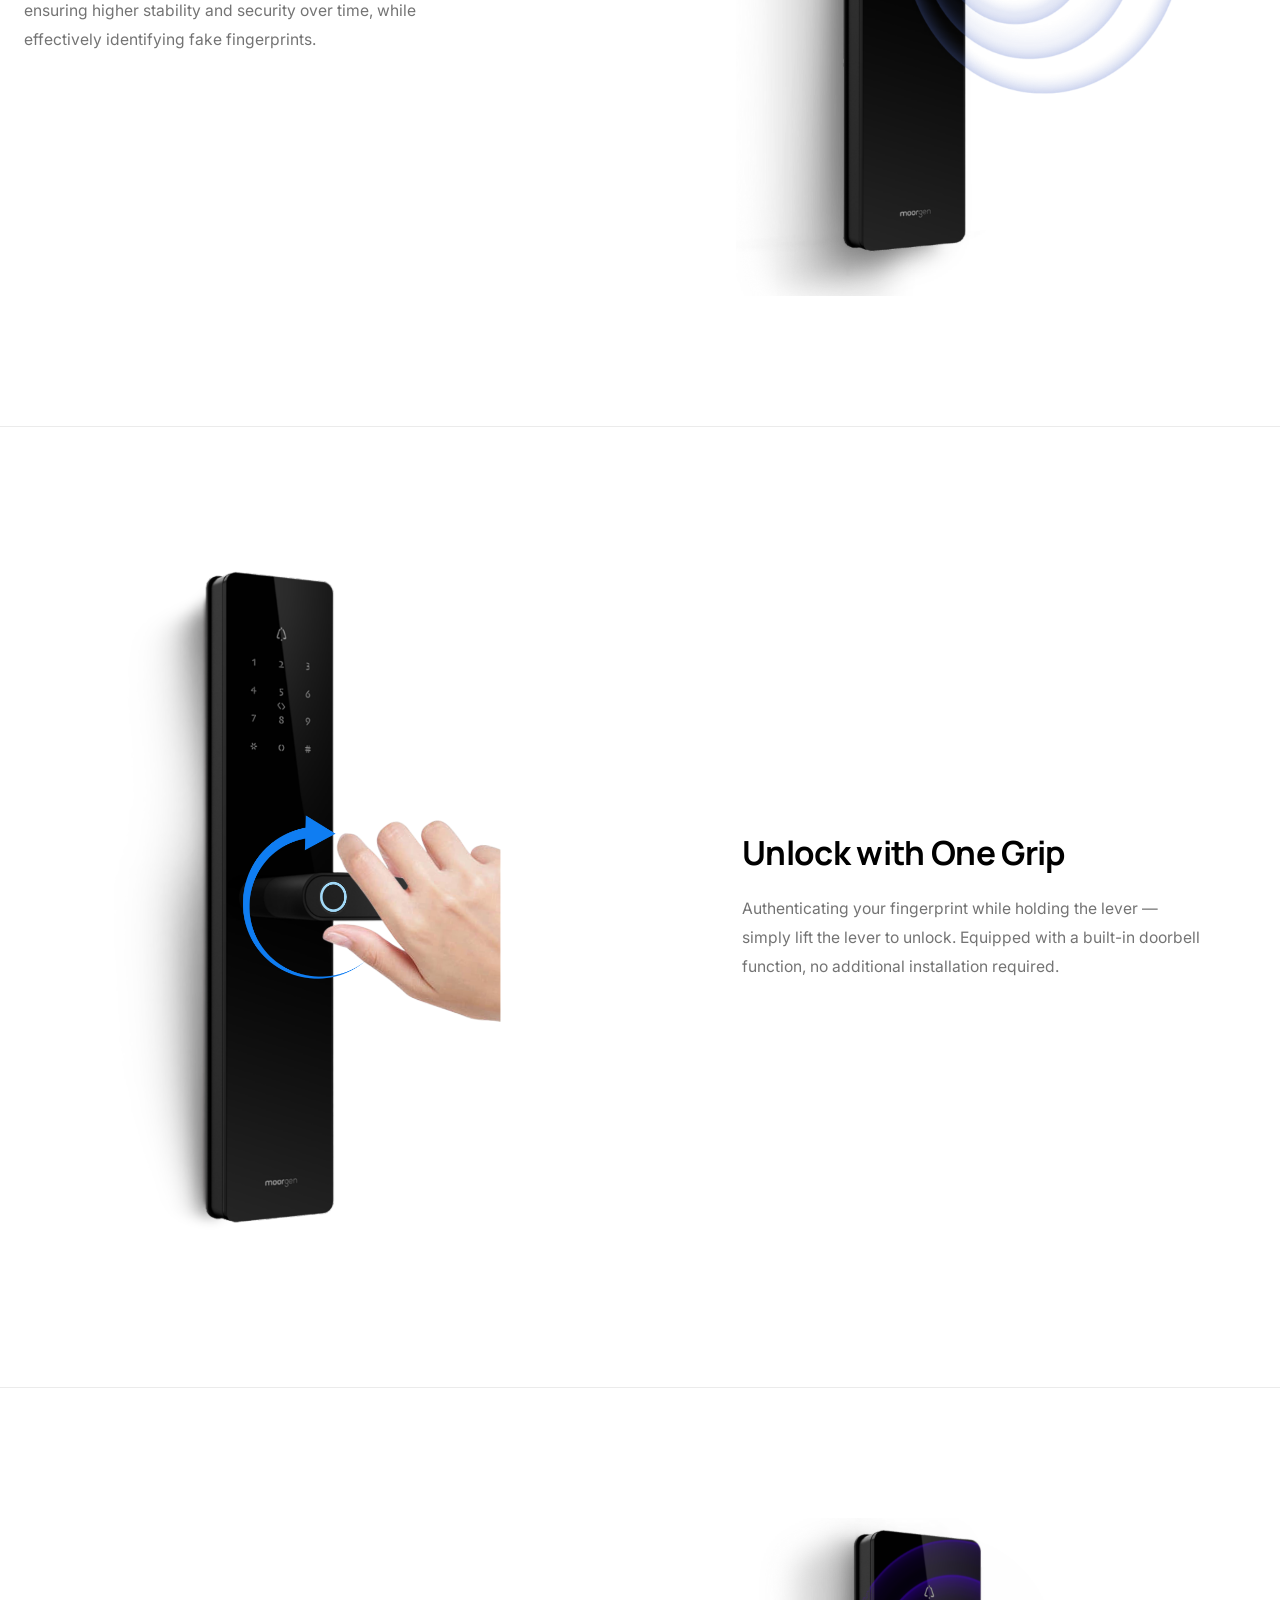
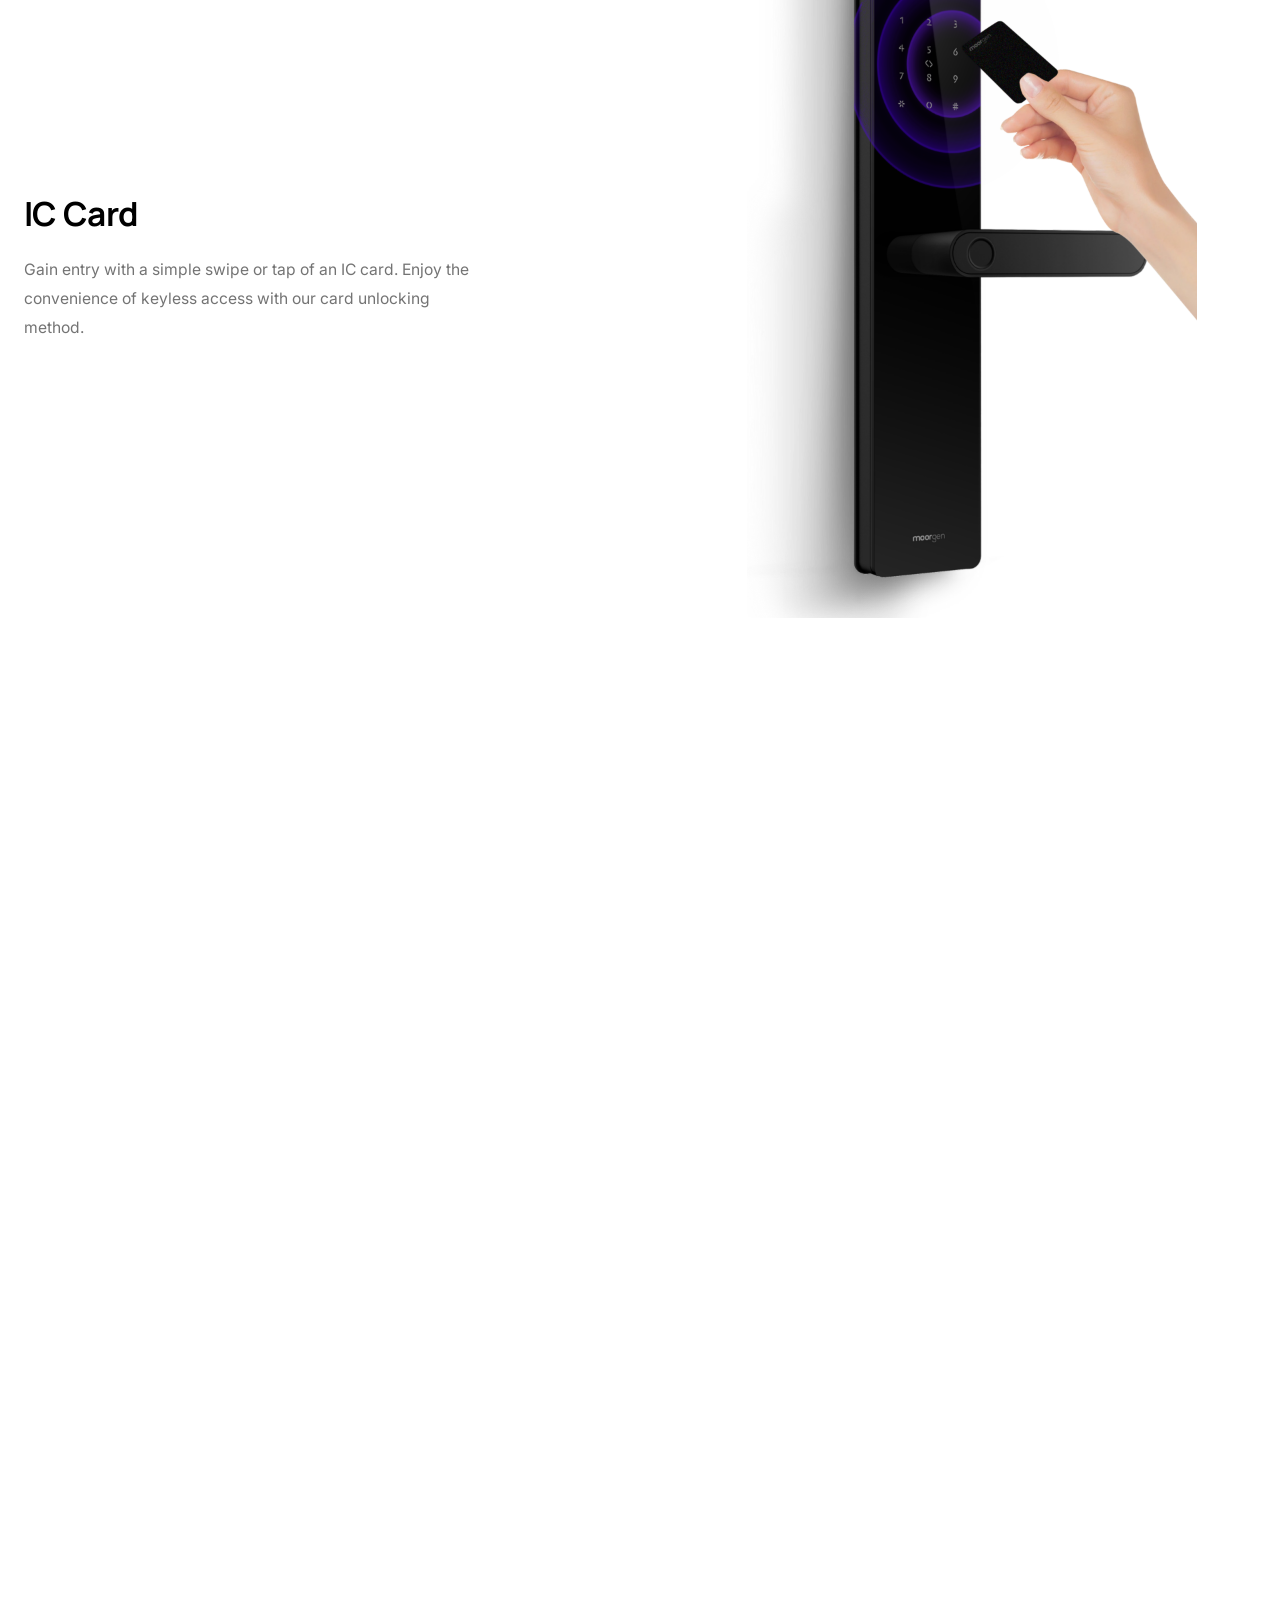
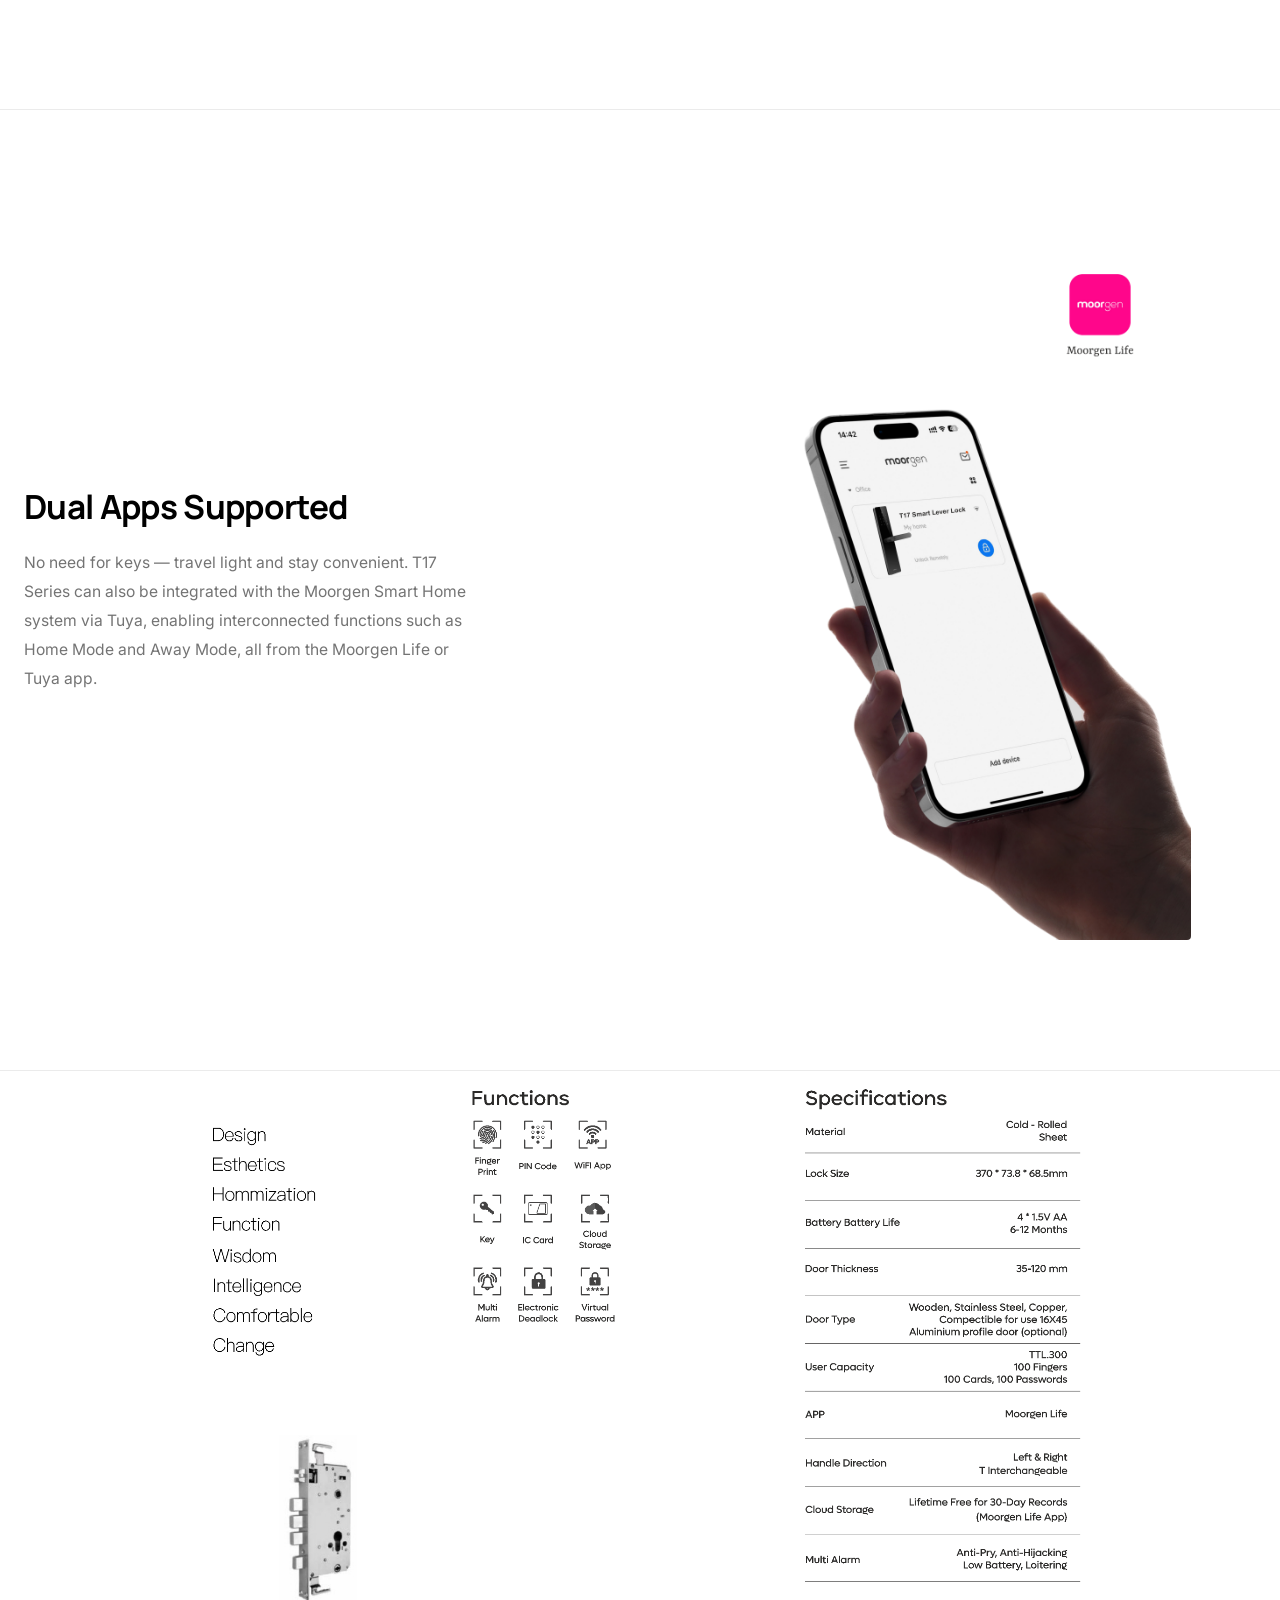
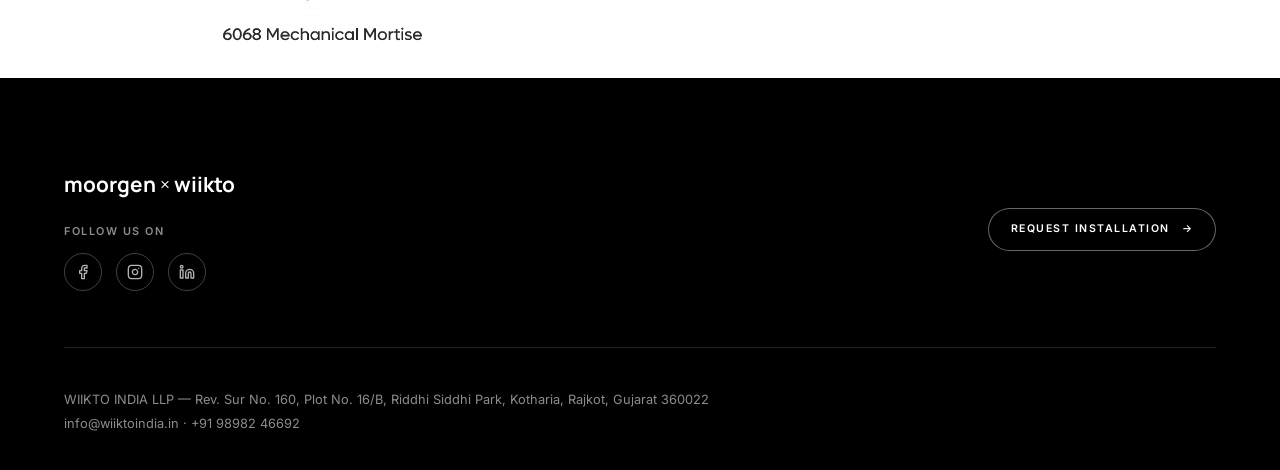
<file: t17.html>
<!DOCTYPE html>
<html lang="en">
<head>
  <meta charset="UTF-8">
  <meta name="viewport" content="width=device-width, initial-scale=1.0">
  <title>T17 Lever Lock — Moorgen x wiikto</title>
  <meta name="description" content="Moorgen T17 — FPC fingerprint recognition, passcode, card and app; 5 ways to unlock with one grip.">
  <link rel="preconnect" href="https://fonts.googleapis.com">
  <link rel="preconnect" href="https://fonts.gstatic.com" crossorigin>
  <link href="https://fonts.googleapis.com/css2?family=Inter:wght@300;400;500;600&family=Manrope:wght@300;500;700;800&display=swap" rel="stylesheet">
  <link rel="stylesheet" href="style.css">
  <script src="smooth-scroll.js" defer></script>
  <script src="main.js" defer></script>

  </style>
</head>
<body>

  <div id="loader"><div class="loader-mark"><span class="loader-word">moorgen</span><div class="loader-bar"></div></div></div>

  <header class="site-header">
    <a href="index.html" class="logo-link"><img src="images/moorgen-logo.png" alt="Moorgen Logo" class="logo"></a>
    <nav class="site-nav">
      <a href="products.html">Products</a>
      <a href="index.html#about">About Us</a>
      <a href="contact.html">Contact Us</a>
    </nav>
    <button class="nav-toggle" aria-label="Toggle menu"><span></span></button>
  </header>

  <!-- ================= PRODUCT HERO ================= -->
  <section class="product-hero">
    <a href="products.html" class="back-link"><span class="arrow-back">&rarr;</span> All Locks</a>
    <div class="product-hero-grid">
      <div class="product-hero-media" data-reveal="zoom">
        <img src="images/t17 hero.png" alt="Moorgen T17 Wifi Lever Lock">
      </div>
      <div class="product-hero-body">
        <p class="eyebrow product-hero-tag">T17 &middot; Lever Lock</p>
        <h1 data-split class="lexend-deca-heading">T17 Moorgen Smart Lock</h1>
        <p class="product-hero-desc" data-reveal="up">FPC fingerprint recognition, passcode, card &amp; app — T17 Series offers 5 ways to unlock, with one grip to open the door.</p>
      </div>
    </div>
  </section>

  <!-- FEATURE 1: Swedish FPC Sensor -->
  <section class="feature-capsule reverse" data-reveal="left">
    <div class="capsule-media"><img src="images/t17 fp.png" alt="T17 Swedish FPC fingerprint sensor" loading="lazy"></div>
    <div class="capsule-body">
      <h3>Equipped with Swedish FPC Sensor</h3>
      <p>Possesses AI autonomous learning — automatically learning and improving with each unlock, becoming more sensitive and ensuring higher stability and security over time, while effectively identifying fake fingerprints.</p>
    </div>
  </section>

  <!-- FEATURE 2: Unlock with one grip -->
  <section class="feature-capsule" data-reveal="up">
    <div class="capsule-media"><img src="images/t17 og.png" alt="T17 one-grip fingerprint unlock" loading="lazy"></div>
    <div class="capsule-body">
      <h3>Unlock with One Grip</h3>
      <p>Authenticating your fingerprint while holding the lever — simply lift the lever to unlock. Equipped with a built-in doorbell function, no additional installation required.</p>
    </div>
  </section>

  <!-- FEATURE 3: IC card -->
  <section class="feature-capsule reverse" data-reveal="right">
    <div class="capsule-media"><img src="images/t17 ic.png" alt="T17 IC card unlock" loading="lazy"></div>
    <div class="capsule-body">
      <h3>IC Card</h3>
      <p>Gain entry with a simple swipe or tap of an IC card. Enjoy the convenience of keyless access with our card unlocking method.</p>
    </div>
  </section>

  <!-- FEATURE 4: Anti-peeping virtual passcode -->
  <section class="feature-capsule" data-reveal="up">
    <div class="capsule-media"><img src="images/t17 vp.png" alt="T17 anti-peeping virtual passcode" loading="lazy"></div>
    <div class="capsule-body">
      <h3>Anti-Peeping Virtual Passcode</h3>
      <p>T17 Series doesn't just support passcode entry — it includes a virtual passcode feature too. Add any digits before or after your real 6-digit passcode and the door still opens, so no one watching learns your actual code.</p>
    </div>
  </section>

  <!-- FEATURE 5: Dual apps / smart home -->
  <section class="feature-capsule reverse" data-reveal="left">
    <div class="capsule-media"><img src="images/t17 app.png" alt="Moorgen and Tuya app screens" loading="lazy"></div>
    <div class="capsule-body">
      <h3>Dual Apps Supported</h3>
      <p>No need for keys — travel light and stay convenient. T17 Series can also be integrated with the Moorgen Smart Home system via Tuya, enabling interconnected functions such as Home Mode and Away Mode, all from the Moorgen Life or Tuya app.</p>
    </div>
  </section>

  <!-- FEATURE 6: Full specification sheet -->
  <section class="feature-centered full-bleed" data-reveal="fade">
    <img src="images/t17 details.png" alt="T17 specifications and details">
  </section>

  <footer id="contact" class="site-footer">
    <div class="container">
      <div class="footer-top">
        <div class="footer-brand">
          <span class="footer-logo">moorgen <em>&times;</em> wiikto</span>
          <div class="footer-social-group">
            <p class="footer-social-label">Follow us on</p>
            <div class="footer-social">
            <a href="https://www.facebook.com/share/1DtzUpLMfY/?mibextid=wwXIfr" aria-label="Follow us on Facebook" target="_blank" rel="noopener noreferrer"><svg viewBox="0 0 24 24" fill="none" stroke="currentColor" stroke-width="2" stroke-linecap="round" stroke-linejoin="round" aria-hidden="true"><path d="M18 2h-3a5 5 0 0 0-5 5v3H7v4h3v8h4v-8h3l1-4h-4V7a1 1 0 0 1 1-1h3z"/></svg></a>
            <a href="https://www.instagram.com/moorgen_x_wiikto?igsh=cGJncml6ZGd2OGpv" aria-label="Follow us on Instagram" target="_blank" rel="noopener noreferrer"><svg viewBox="0 0 24 24" fill="none" stroke="currentColor" stroke-width="2" stroke-linecap="round" stroke-linejoin="round" aria-hidden="true"><rect x="2" y="2" width="20" height="20" rx="5" ry="5"/><path d="M16 11.37A4 4 0 1 1 12.63 8 4 4 0 0 1 16 11.37z"/><line x1="17.5" y1="6.5" x2="17.51" y2="6.5"/></svg></a>
            <a href="https://www.linkedin.com/in/moorgen-x-wiikto-india-3037223a9?utm_source=share_via&amp;utm_content=profile&amp;utm_medium=member_ios" aria-label="Follow us on LinkedIn" target="_blank" rel="noopener noreferrer"><svg viewBox="0 0 24 24" fill="none" stroke="currentColor" stroke-width="2" stroke-linecap="round" stroke-linejoin="round" aria-hidden="true"><path d="M16 8a6 6 0 0 1 6 6v7h-4v-7a2 2 0 0 0-2-2 2 2 0 0 0-2 2v7h-4v-7a6 6 0 0 1 6-6z"/><rect x="2" y="9" width="4" height="12"/><circle cx="4" cy="4" r="2"/></svg></a>
            </div>
          </div>
        </div>
        <div class="footer-ctas">
          <a href="installation-request.html" class="btn btn-outline-dark is-small" data-magnetic>Request Installation <span class="arrow">&rarr;</span></a>
        </div>
      </div>
      <div class="footer-bottom">
        <div>
          <p>WIIKTO INDIA LLP — Rev. Sur No. 160, Plot No. 16/B, Riddhi Siddhi Park, Kotharia, Rajkot, Gujarat 360022</p>
          <p>info@wiiktoindia.in &middot; +91 98982 46692</p>
        </div>
      </div>
    </div>
  </footer>

</body>
</html>
</file>
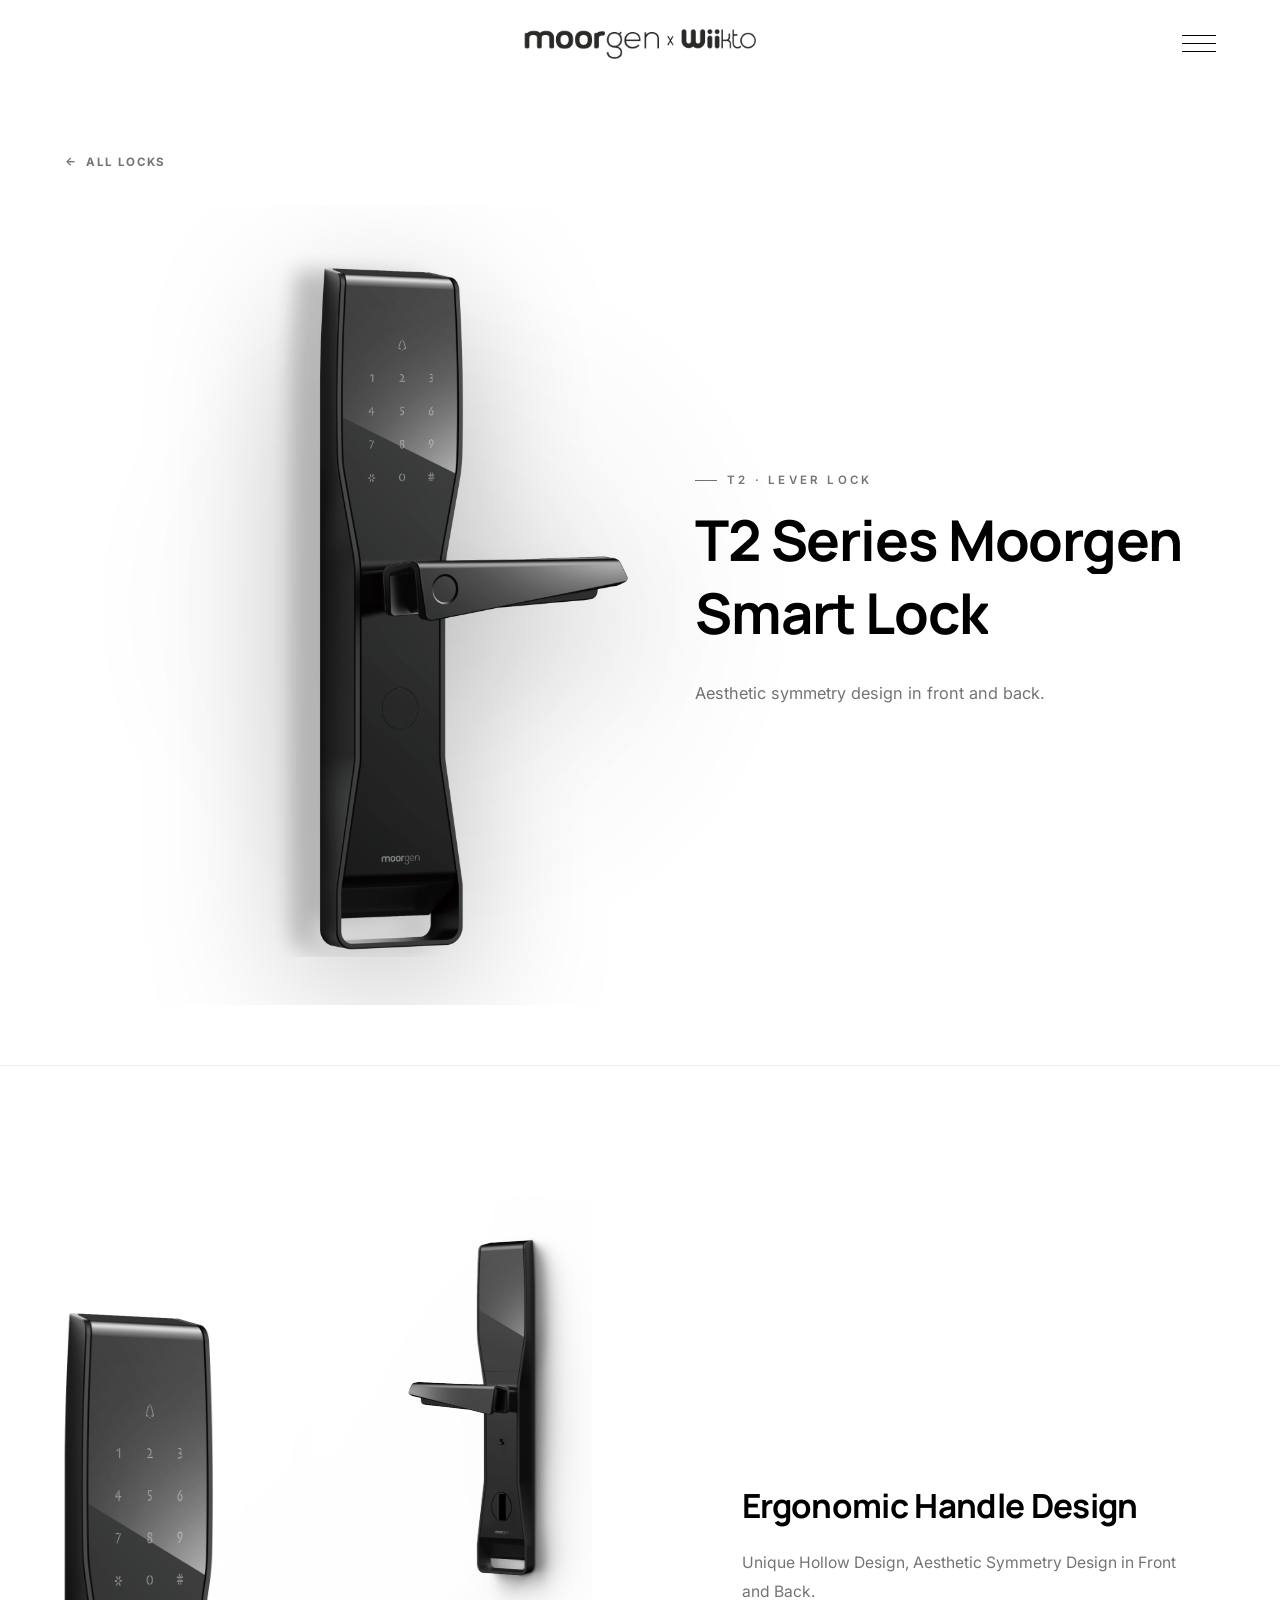
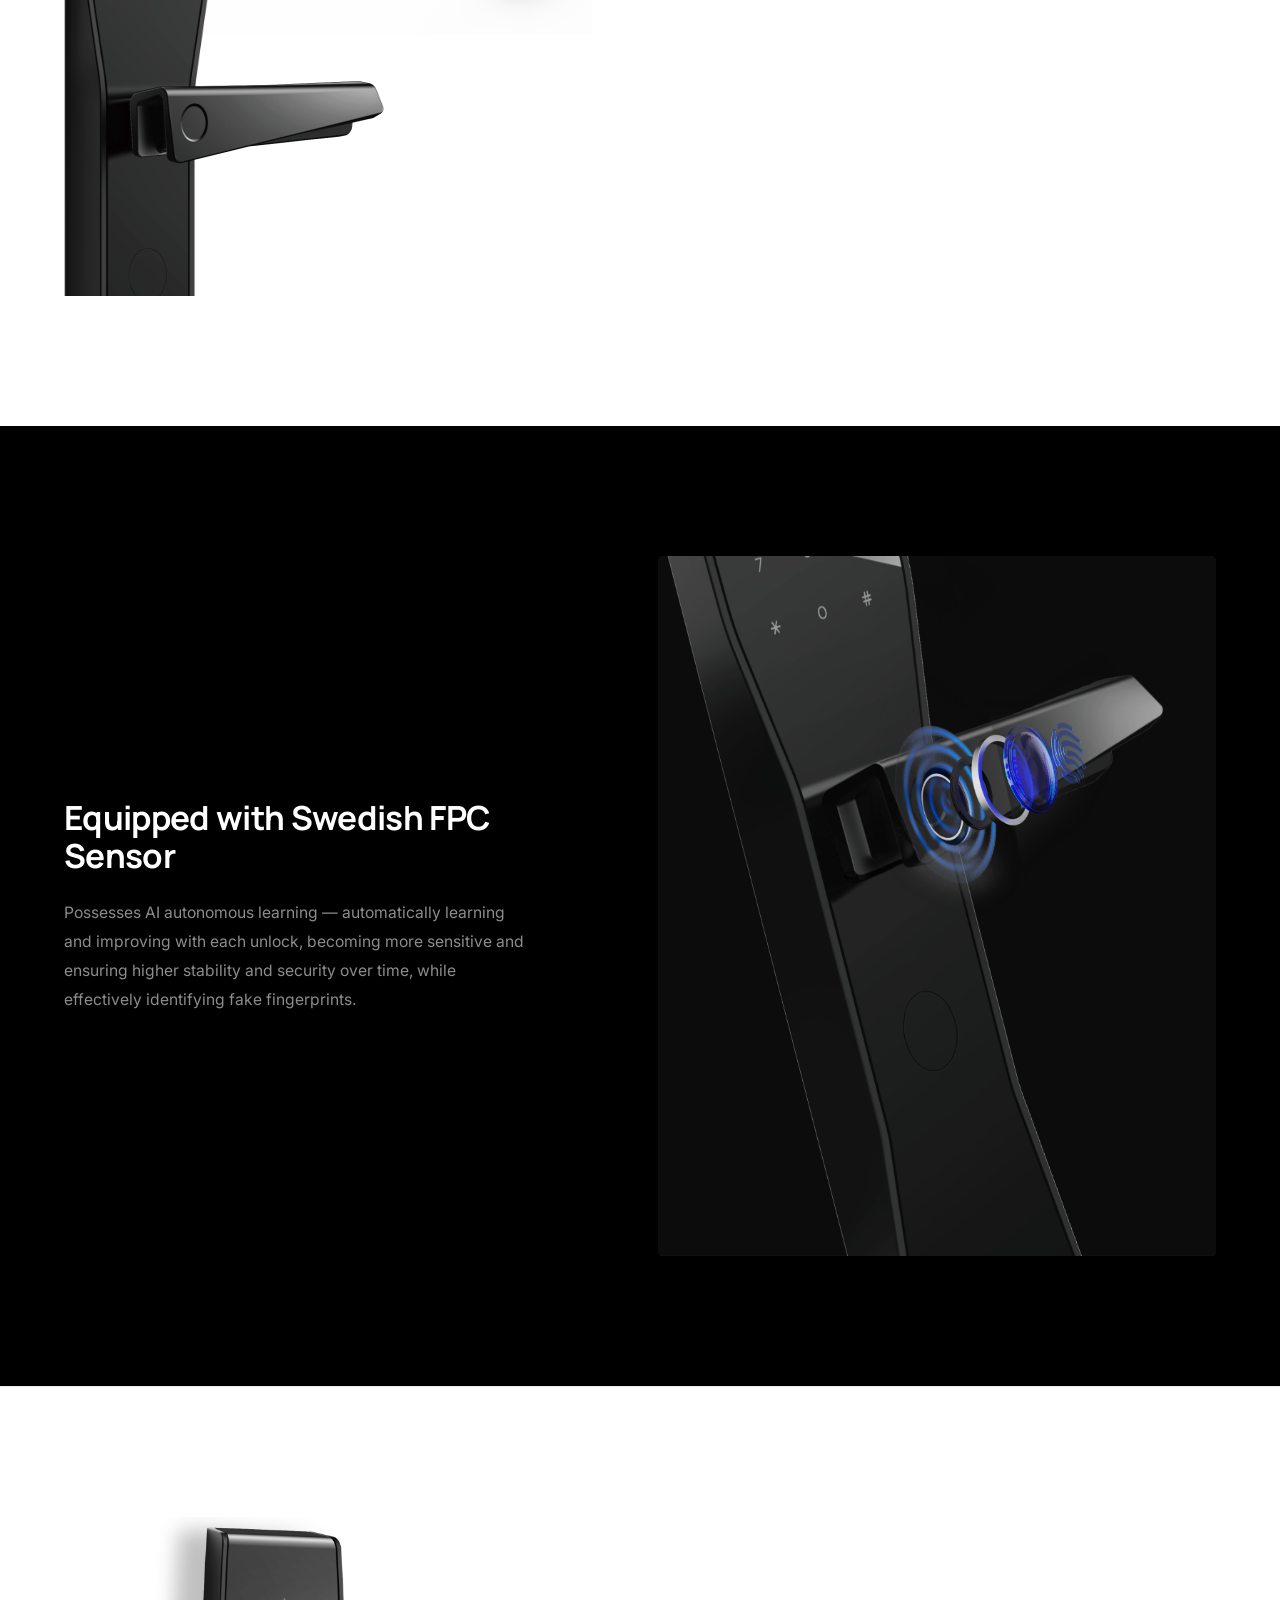
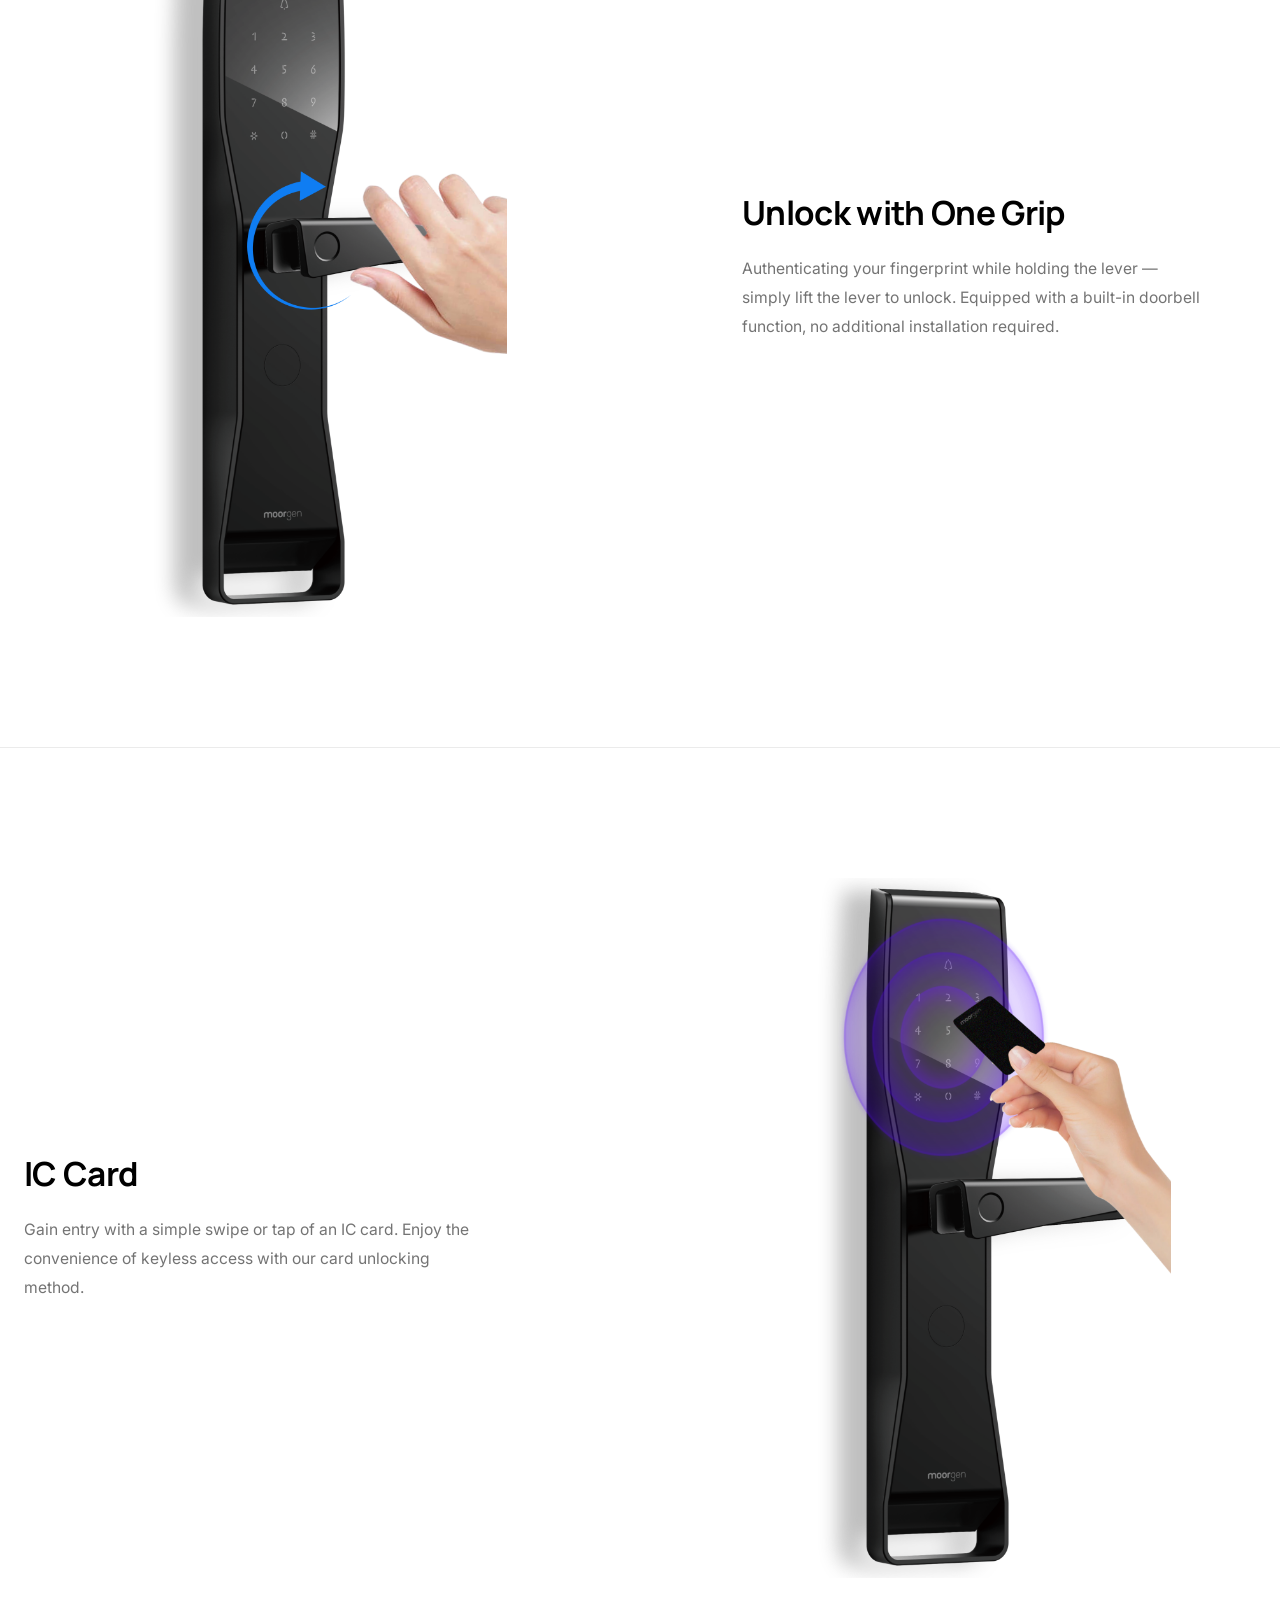
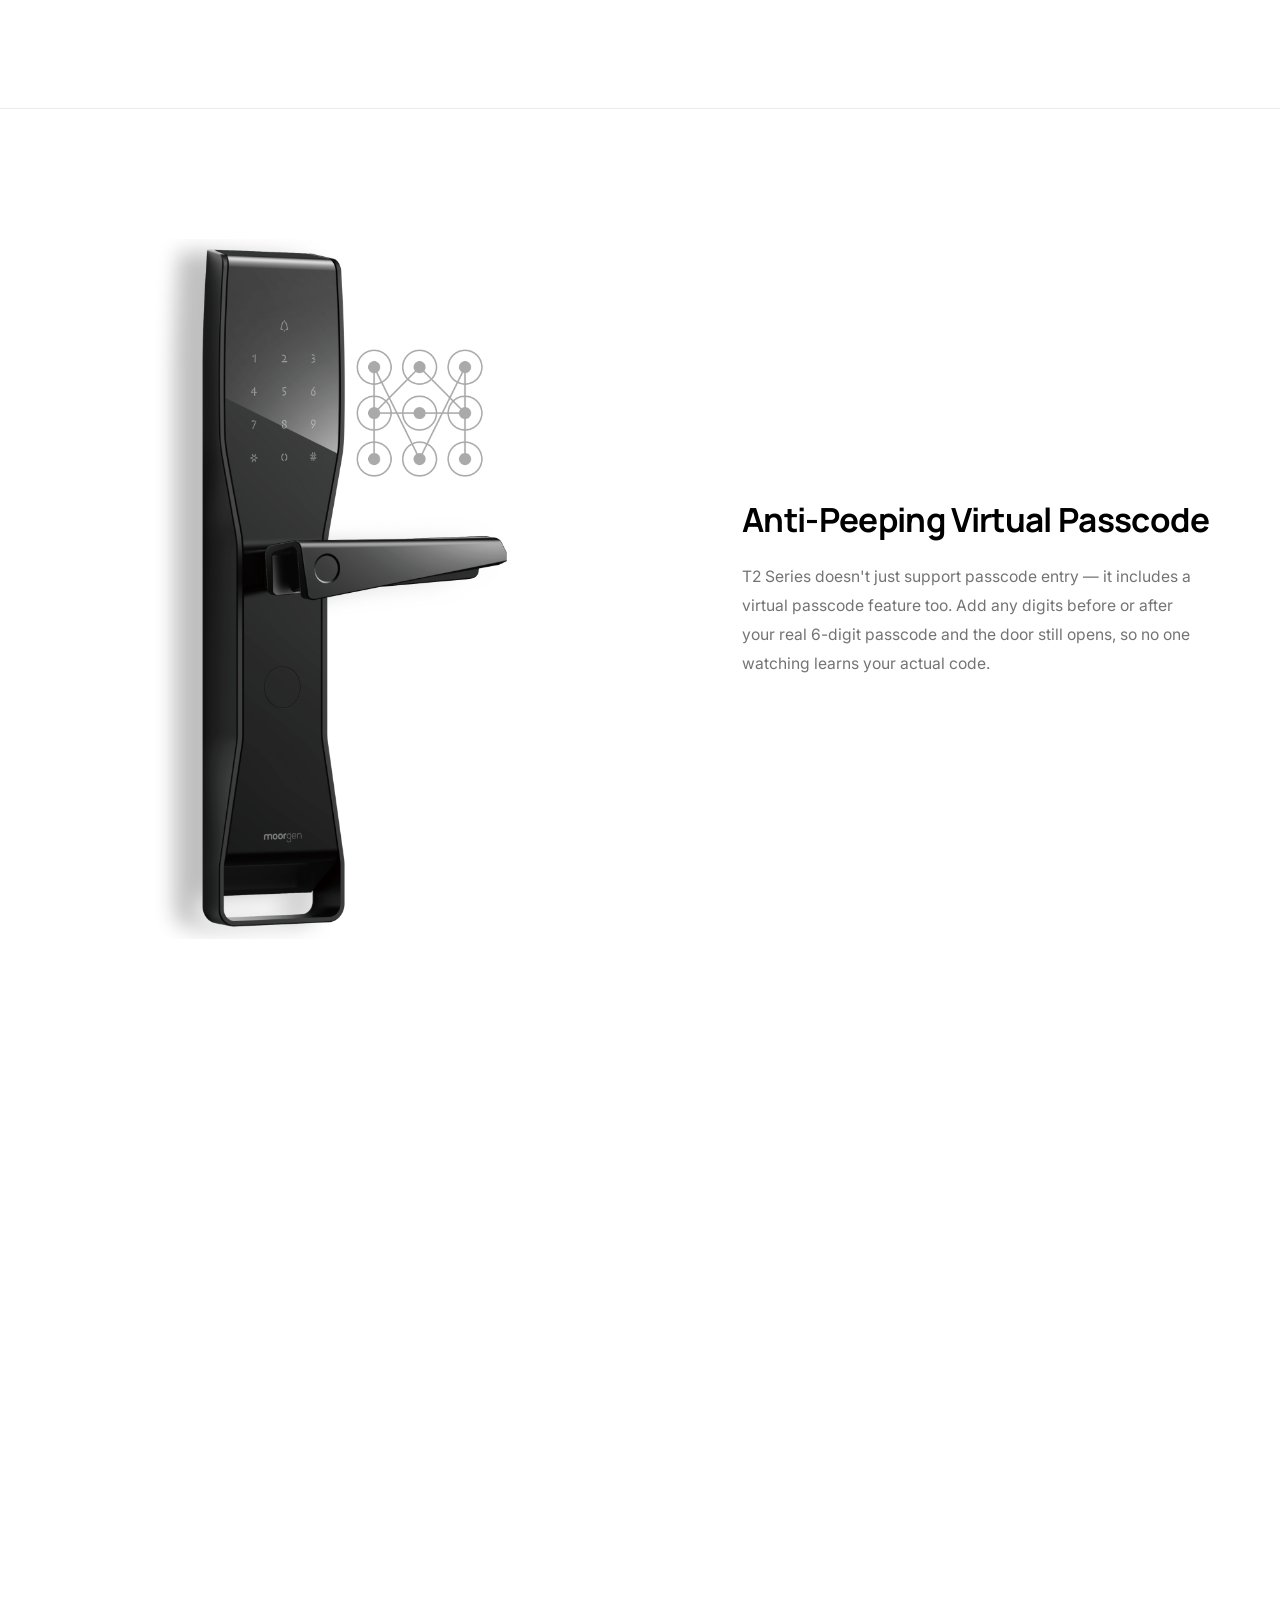
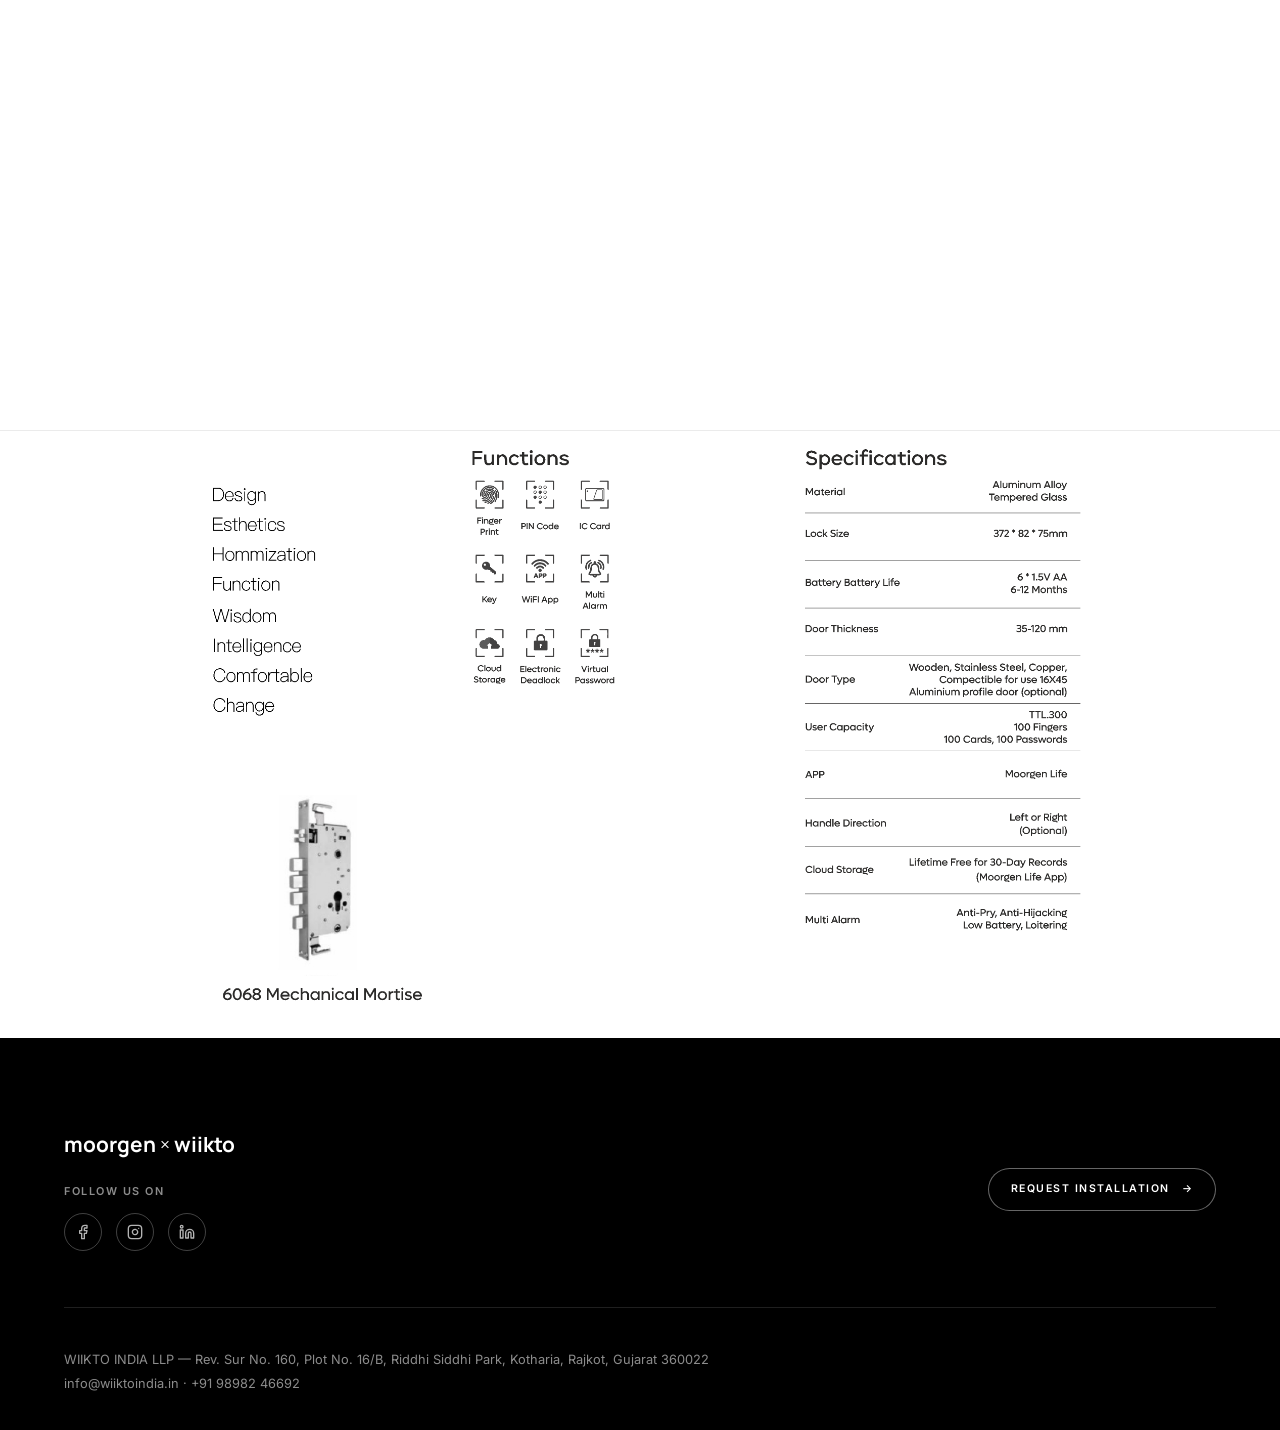
<file: t2.html>
<!DOCTYPE html>
<html lang="en">
<head>
  <meta charset="UTF-8">
  <meta name="viewport" content="width=device-width, initial-scale=1.0">
  <title>T2 Lever Lock — Moorgen x WIIKTO</title>
  <meta name="description" content="Moorgen T2 — aesthetic symmetry design in front and back, with Swedish FPC fingerprint sensing and one-grip unlock.">
  <link rel="preconnect" href="https://fonts.googleapis.com">
  <link rel="preconnect" href="https://fonts.gstatic.com" crossorigin>
  <link href="https://fonts.googleapis.com/css2?family=Inter:wght@300;400;500;600&family=Manrope:wght@300;500;700;800&display=swap" rel="stylesheet">
  <link rel="stylesheet" href="style.css">
  <script src="smooth-scroll.js" defer></script>
  <script src="main.js" defer></script>
</head>
<body>

  <div id="loader"><div class="loader-mark"><span class="loader-word">moorgen</span><div class="loader-bar"></div></div></div>

  <header class="site-header">
    <a href="index.html" class="logo-link"><img src="images/moorgen-logo.png" alt="Moorgen Logo" class="logo"></a>
    <nav class="site-nav">
      <a href="products.html">Products</a>
      <a href="index.html#about">About Us</a>
      <a href="contact.html">Contact Us</a>
    </nav>
    <button class="nav-toggle" aria-label="Toggle menu"><span></span></button>
  </header>

  <!-- ================= PRODUCT HERO ================= -->
  <section class="product-hero">
    <a href="products.html" class="back-link"><span class="arrow-back">&rarr;</span> All Locks</a>
    <div class="product-hero-grid">
      <div class="product-hero-media" data-reveal="zoom">
        <img src="images/t2 hero.png" alt="Moorgen T2 Lever Lock">
      </div>
      <div class="product-hero-body">
        <p class="eyebrow product-hero-tag">T2 &middot; Lever Lock</p>
        <h1 data-split>T2 Series Moorgen Smart Lock</h1>
        <p class="product-hero-desc" data-reveal="up">Aesthetic symmetry design in front and back.</p>
      </div>
    </div>
  </section>

    <!-- FEATURE 1: symmetric design -->
  <section class="feature-capsule" data-reveal="up">
    <div class="capsule-media"><img src="images/t2 design.png" alt="T2 one-grip fingerprint unlock" loading="lazy"></div>
    <div class="capsule-body">
      <h3>Ergonomic Handle Design</h3>
      <p>Unique Hollow Design, Aesthetic Symmetry Design in Front and Back.</p>
    </div>
  </section>

  <!-- FEATURE 1: Swedish FPC Sensor (dark, full-bleed) -->
  <section class="feature-capsule on-dark reverse" data-reveal="zoom">
    <div class="container-inner">
      <div class="capsule-media"><img src="images/t2 fp.png" alt="T2 Swedish FPC fingerprint sensor" loading="lazy"></div>
      <div class="capsule-body">
        <h3>Equipped with Swedish FPC Sensor</h3>
        <p>Possesses AI autonomous learning — automatically learning and improving with each unlock, becoming more sensitive and ensuring higher stability and security over time, while effectively identifying fake fingerprints.</p>
      </div>
    </div>
  </section>

  <!-- FEATURE 2: Unlock with one grip -->
  <section class="feature-capsule" data-reveal="up">
    <div class="capsule-media"><img src="images/t2 og.png" alt="T2 one-grip fingerprint unlock" loading="lazy"></div>
    <div class="capsule-body">
      <h3>Unlock with One Grip</h3>
      <p>Authenticating your fingerprint while holding the lever — simply lift the lever to unlock. Equipped with a built-in doorbell function, no additional installation required.</p>
    </div>
  </section>

  <!-- FEATURE 3: IC card -->
  <section class="feature-capsule reverse" data-reveal="left">
    <div class="capsule-media"><img src="images/t2 ic.png" alt="T2 IC card unlock" loading="lazy"></div>
    <div class="capsule-body">
      <h3>IC Card</h3>
      <p>Gain entry with a simple swipe or tap of an IC card. Enjoy the convenience of keyless access with our card unlocking method.</p>
    </div>
  </section>

  <!-- FEATURE 4: Anti-peeping virtual passcode -->
  <section class="feature-capsule" data-reveal="right">
    <div class="capsule-media"><img src="images/t2 vp.png" alt="T2 anti-peeping virtual passcode" loading="lazy"></div>
    <div class="capsule-body">
      <h3>Anti-Peeping Virtual Passcode</h3>
      <p>T2 Series doesn't just support passcode entry — it includes a virtual passcode feature too. Add any digits before or after your real 6-digit passcode and the door still opens, so no one watching learns your actual code.</p>
    </div>
  </section>

     <!-- FEATURE 6: App -->
  <section class="feature-capsule reverse" data-reveal="right">
    <div class="capsule-media"><img src="images/t2 app.png" alt="Moorgen self-developed app screens" loading="lazy"></div>
    <div class="capsule-body">
      <h3>A Self-Developed App</h3>
      <p>Global compatibility, with your door lock as the focal point. Monitor indoors and outdoors in real time, unlock remotely, and stay informed about every activity at your door — anytime, anywhere.</p>
    </div>
  </section>

  <!-- FEATURE 6: Full specification sheet -->
  <section class="feature-centered full-bleed" data-reveal="fade">
    <img src="images/t2 details.png" alt="T2 specifications and details">
  </section>

  <footer id="contact" class="site-footer">
    <div class="container">
      <div class="footer-top">
        <div class="footer-brand">
          <span class="footer-logo">moorgen <em>&times;</em> wiikto</span>
          <div class="footer-social-group">
            <p class="footer-social-label">Follow us on</p>
            <div class="footer-social">
            <a href="https://www.facebook.com/share/1DtzUpLMfY/?mibextid=wwXIfr" aria-label="Follow us on Facebook" target="_blank" rel="noopener noreferrer"><svg viewBox="0 0 24 24" fill="none" stroke="currentColor" stroke-width="2" stroke-linecap="round" stroke-linejoin="round" aria-hidden="true"><path d="M18 2h-3a5 5 0 0 0-5 5v3H7v4h3v8h4v-8h3l1-4h-4V7a1 1 0 0 1 1-1h3z"/></svg></a>
            <a href="https://www.instagram.com/moorgen_x_wiikto?igsh=cGJncml6ZGd2OGpv" aria-label="Follow us on Instagram" target="_blank" rel="noopener noreferrer"><svg viewBox="0 0 24 24" fill="none" stroke="currentColor" stroke-width="2" stroke-linecap="round" stroke-linejoin="round" aria-hidden="true"><rect x="2" y="2" width="20" height="20" rx="5" ry="5"/><path d="M16 11.37A4 4 0 1 1 12.63 8 4 4 0 0 1 16 11.37z"/><line x1="17.5" y1="6.5" x2="17.51" y2="6.5"/></svg></a>
            <a href="https://www.linkedin.com/in/moorgen-x-wiikto-india-3037223a9?utm_source=share_via&amp;utm_content=profile&amp;utm_medium=member_ios" aria-label="Follow us on LinkedIn" target="_blank" rel="noopener noreferrer"><svg viewBox="0 0 24 24" fill="none" stroke="currentColor" stroke-width="2" stroke-linecap="round" stroke-linejoin="round" aria-hidden="true"><path d="M16 8a6 6 0 0 1 6 6v7h-4v-7a2 2 0 0 0-2-2 2 2 0 0 0-2 2v7h-4v-7a6 6 0 0 1 6-6z"/><rect x="2" y="9" width="4" height="12"/><circle cx="4" cy="4" r="2"/></svg></a>
            </div>
          </div>
        </div>
        <div class="footer-ctas">
          <a href="installation-request.html" class="btn btn-outline-dark is-small" data-magnetic>Request Installation <span class="arrow">&rarr;</span></a>
        </div>
      </div>
      <div class="footer-bottom">
        <div>
          <p>WIIKTO INDIA LLP — Rev. Sur No. 160, Plot No. 16/B, Riddhi Siddhi Park, Kotharia, Rajkot, Gujarat 360022</p>
          <p>info@wiiktoindia.in &middot; +91 98982 46692</p>
        </div>
      </div>
    </div>
  </footer>

</body>
</html>
</file>
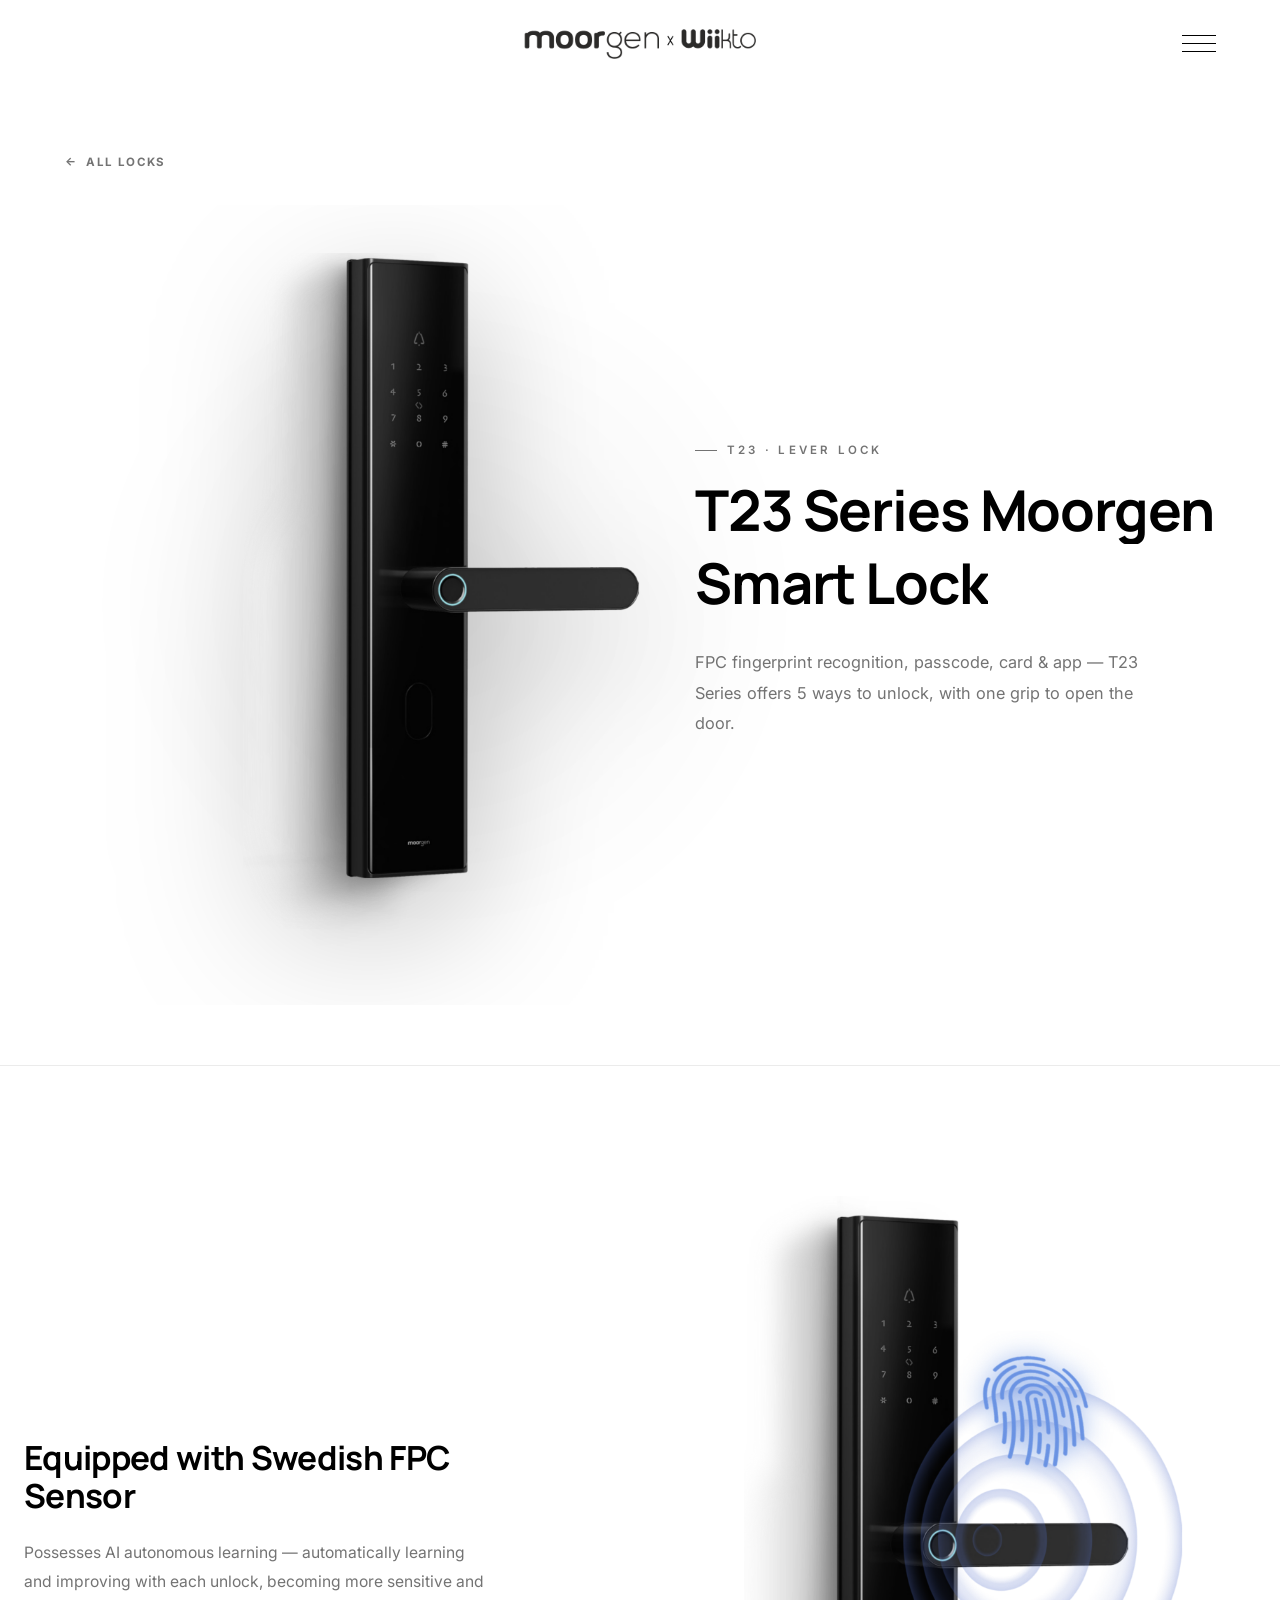
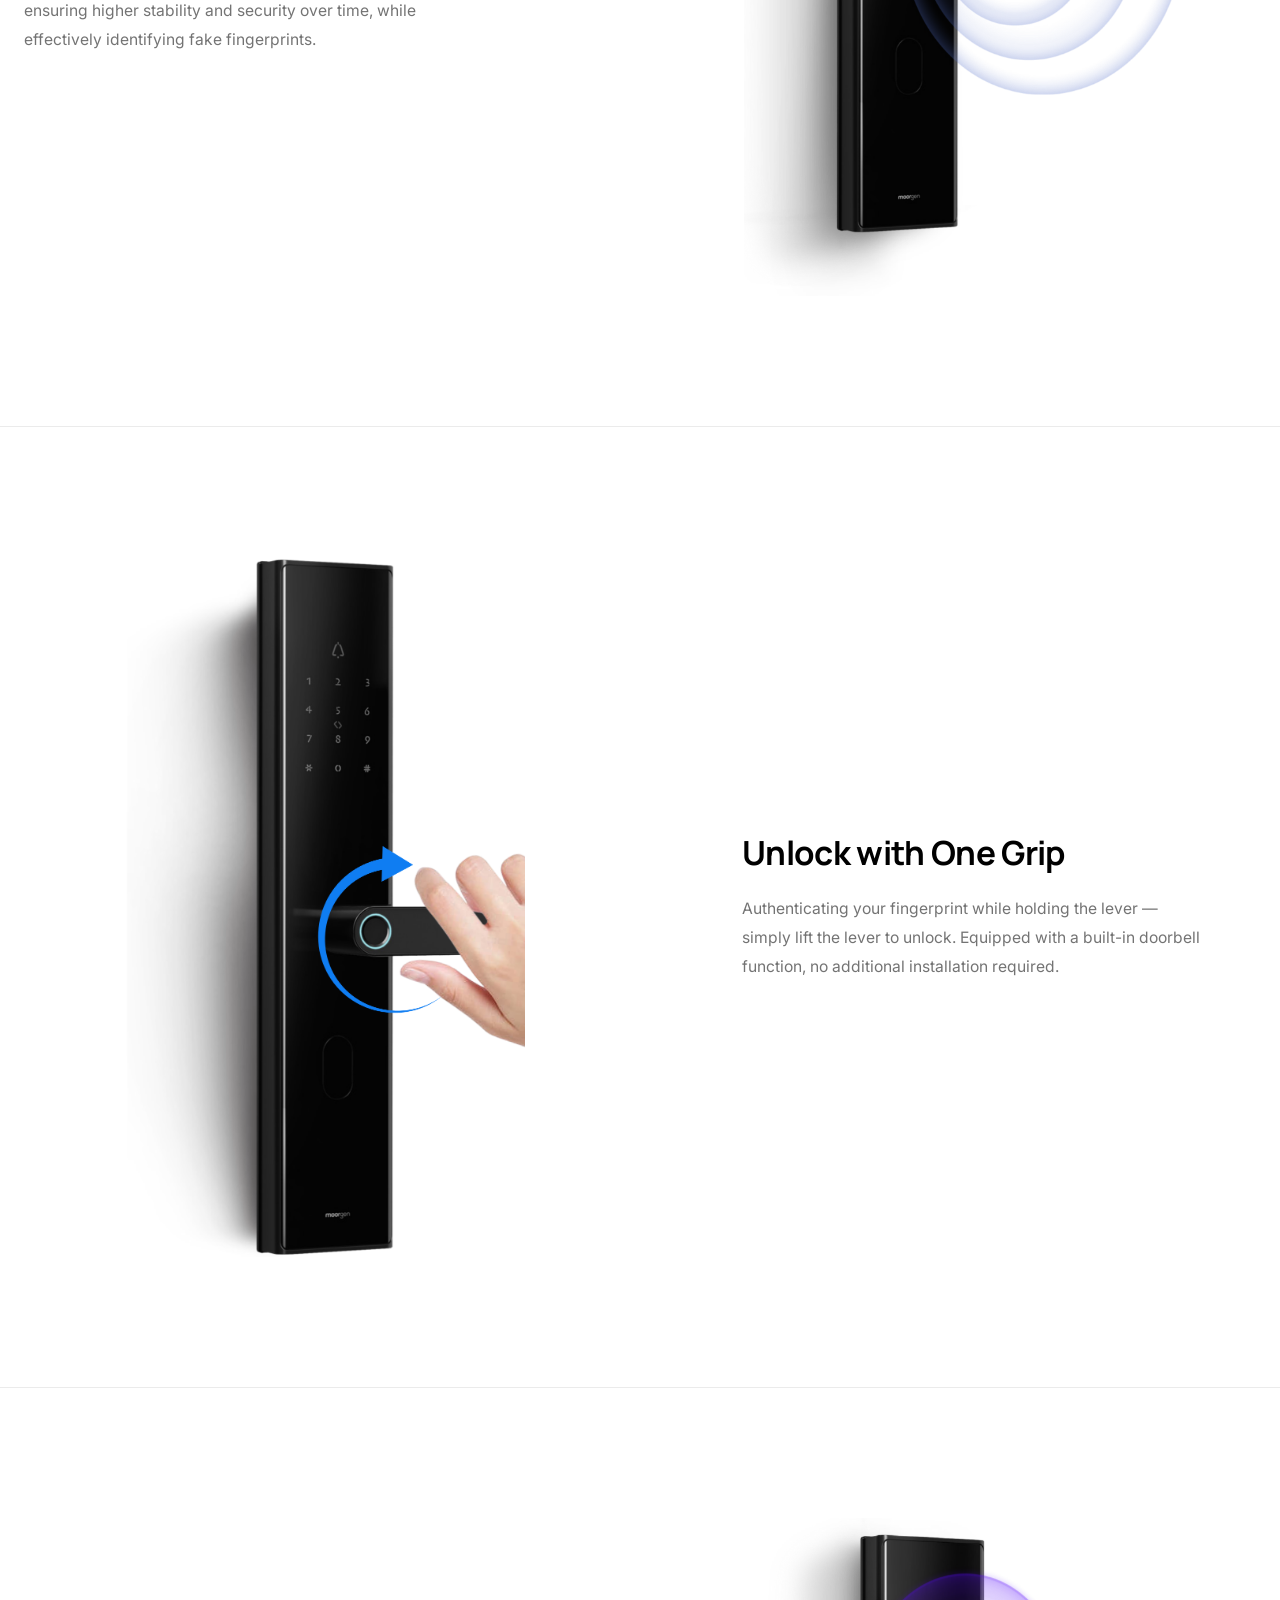
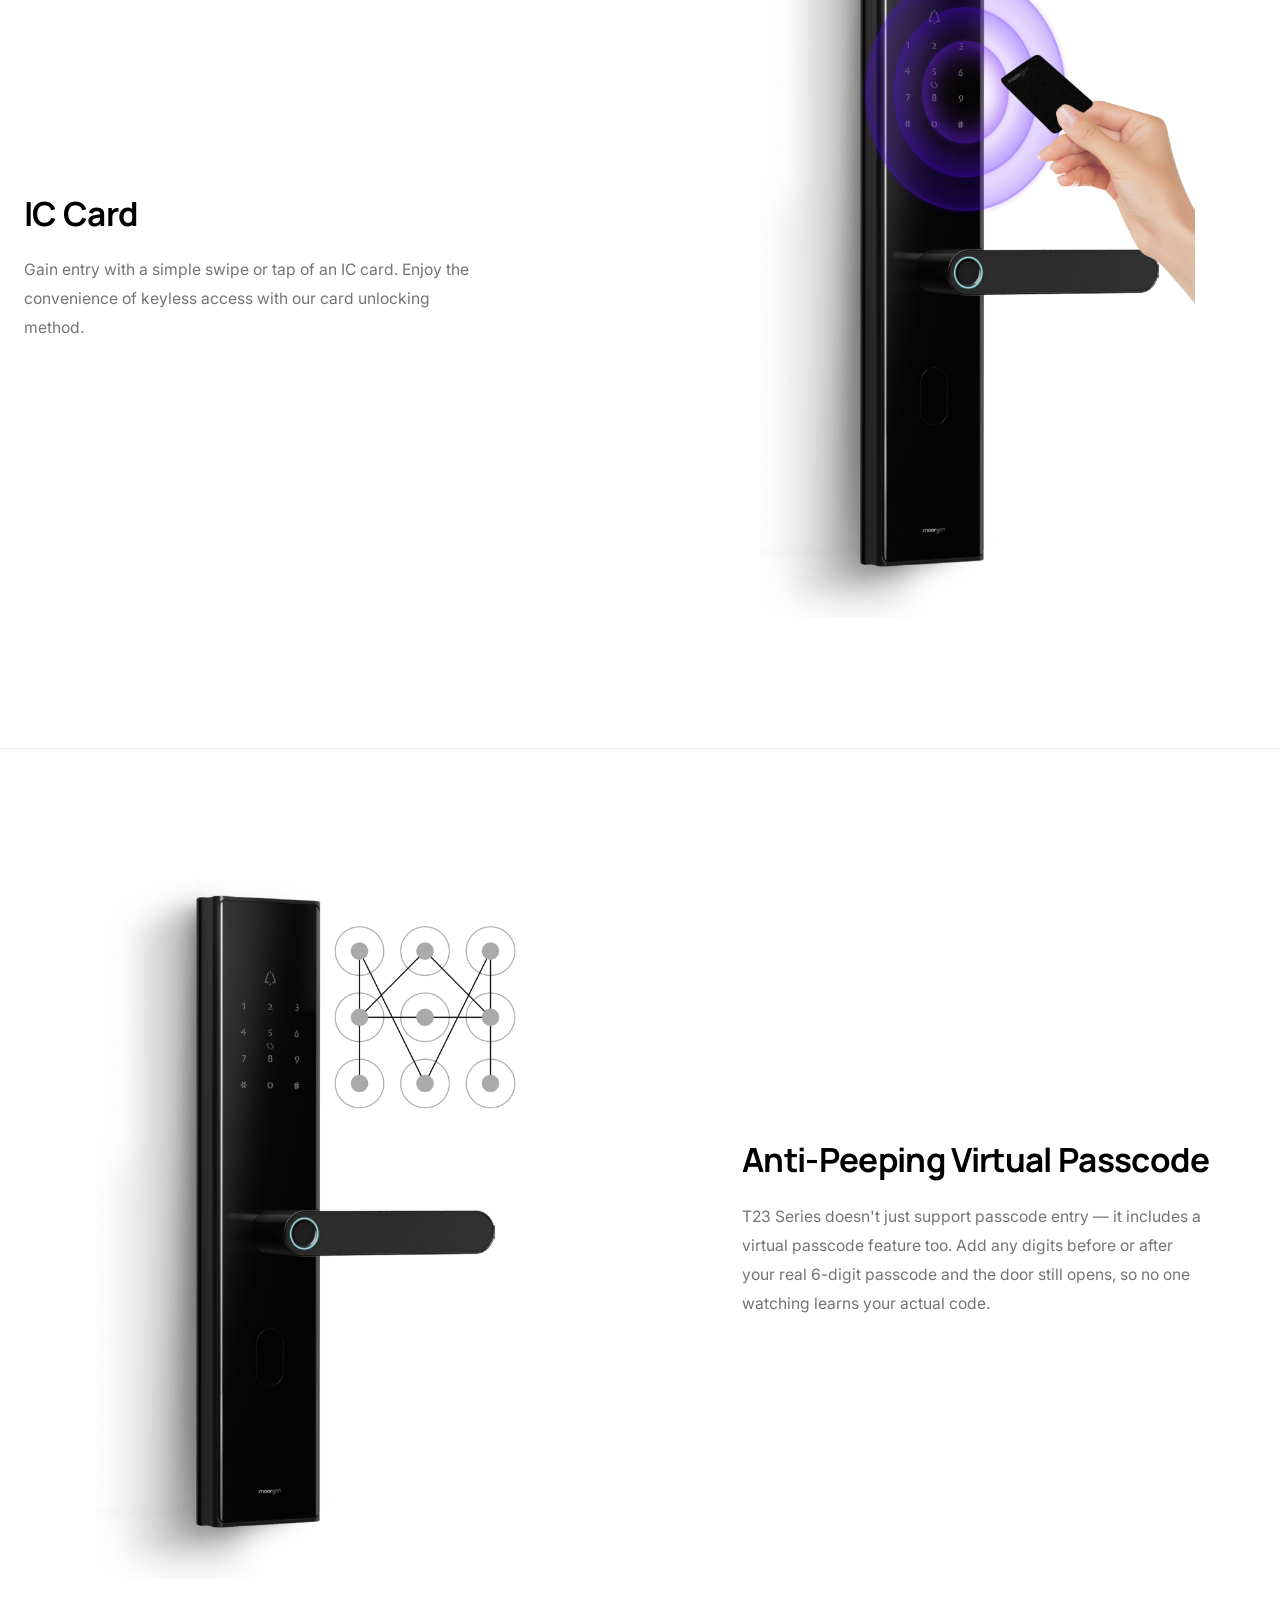
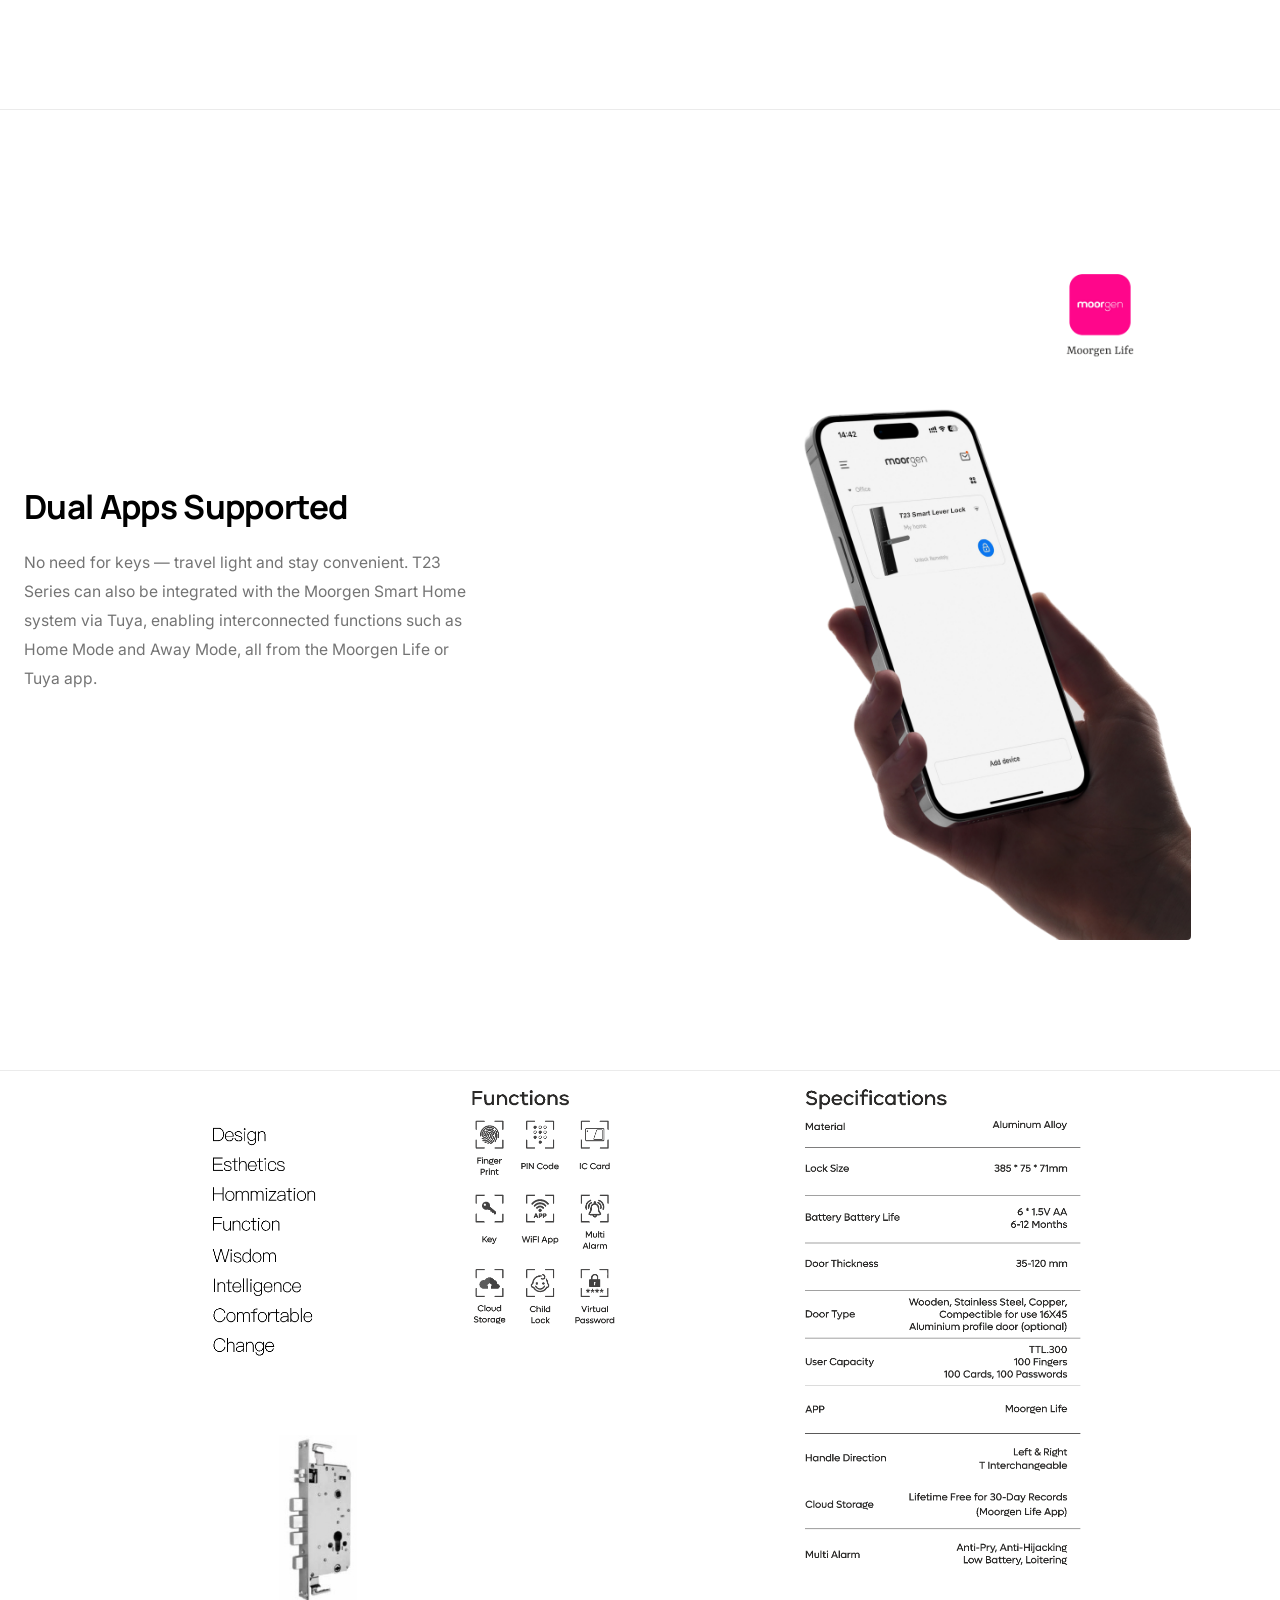
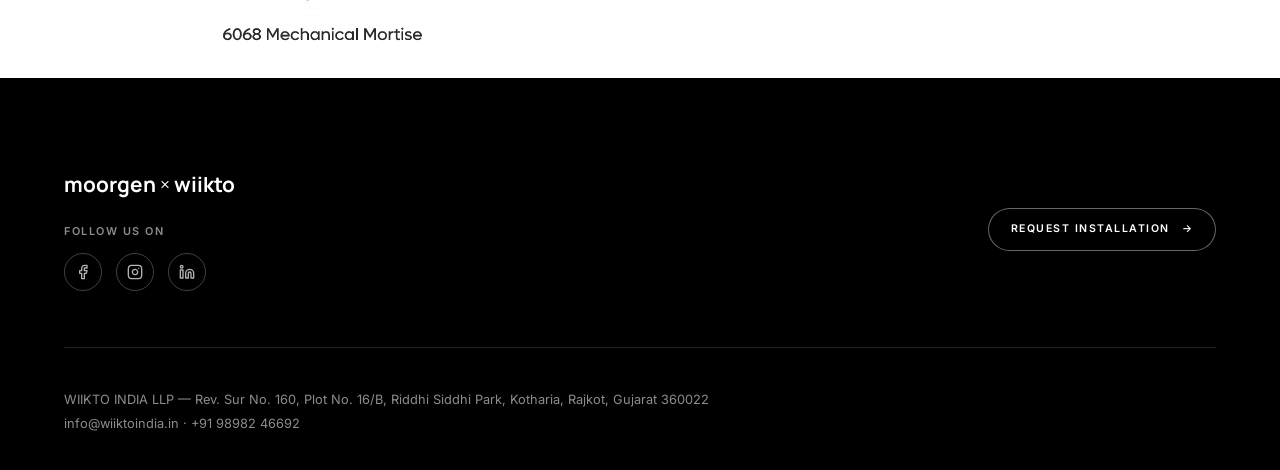
<file: t23.html>
<!DOCTYPE html>
<html lang="en">
<head>
  <meta charset="UTF-8">
  <meta name="viewport" content="width=device-width, initial-scale=1.0">
  <title>T23 Lever Lock — Moorgen x wiikto</title>
  <meta name="description" content="Moorgen T23 — FPC fingerprint recognition, passcode, card and app; 5 ways to unlock with one grip.">
  <link rel="preconnect" href="https://fonts.googleapis.com">
  <link rel="preconnect" href="https://fonts.gstatic.com" crossorigin>
  <link href="https://fonts.googleapis.com/css2?family=Inter:wght@300;400;500;600&family=Manrope:wght@300;500;700;800&display=swap" rel="stylesheet">
  <link rel="stylesheet" href="style.css">
  <script src="smooth-scroll.js" defer></script>
  <script src="main.js" defer></script>
</head>
<body>

  <div id="loader"><div class="loader-mark"><span class="loader-word">moorgen</span><div class="loader-bar"></div></div></div>

  <header class="site-header">
    <a href="index.html" class="logo-link"><img src="images/moorgen-logo.png" alt="Moorgen Logo" class="logo"></a>
    <nav class="site-nav">
      <a href="products.html">Products</a>
      <a href="index.html#about">About Us</a>
      <a href="contact.html">Contact Us</a>
    </nav>
    <button class="nav-toggle" aria-label="Toggle menu"><span></span></button>
  </header>

  <!-- ================= PRODUCT HERO ================= -->
  <section class="product-hero">
    <a href="products.html" class="back-link"><span class="arrow-back">&rarr;</span> All Locks</a>
    <div class="product-hero-grid">
      <div class="product-hero-media" data-reveal="zoom">
        <img src="images/t23 hero.png" alt="Moorgen T23 Wifi Lever Lock">
      </div>
      <div class="product-hero-body">
        <p class="eyebrow product-hero-tag">T23 &middot; Lever Lock</p>
        <h1 data-split>T23 Series Moorgen Smart Lock</h1>
        <p class="product-hero-desc" data-reveal="up">FPC fingerprint recognition, passcode, card &amp; app — T23 Series offers 5 ways to unlock, with one grip to open the door.</p>

      </div>
    </div>
  </section>

  <!-- FEATURE 1: Swedish FPC Sensor -->
  <section class="feature-capsule reverse" data-reveal="left">
    <div class="capsule-media"><img src="images/t23 fp.png" alt="T23 Swedish FPC fingerprint sensor" loading="lazy"></div>
    <div class="capsule-body">
      <h3>Equipped with Swedish FPC Sensor</h3>
      <p>Possesses AI autonomous learning — automatically learning and improving with each unlock, becoming more sensitive and ensuring higher stability and security over time, while effectively identifying fake fingerprints.</p>
    </div>
  </section>

  <!-- FEATURE 2: Unlock with one grip -->
  <section class="feature-capsule" data-reveal="up">
    <div class="capsule-media"><img src="images/t23 og.png" alt="T23 one-grip fingerprint unlock" loading="lazy"></div>
    <div class="capsule-body">
      <h3>Unlock with One Grip</h3>
      <p>Authenticating your fingerprint while holding the lever — simply lift the lever to unlock. Equipped with a built-in doorbell function, no additional installation required.</p>
    </div>
  </section>

  <!-- FEATURE 3: IC card -->
  <section class="feature-capsule reverse" data-reveal="right">
    <div class="capsule-media"><img src="images/t23 ic.png" alt="T23 IC card unlock" loading="lazy"></div>
    <div class="capsule-body">
      <h3>IC Card</h3>
      <p>Gain entry with a simple swipe or tap of an IC card. Enjoy the convenience of keyless access with our card unlocking method.</p>
    </div>
  </section>

  <!-- FEATURE 4: Anti-peeping virtual passcode -->
  <section class="feature-capsule" data-reveal="up">
    <div class="capsule-media"><img src="images/t23 vp.png" alt="T23 anti-peeping virtual passcode" loading="lazy"></div>
    <div class="capsule-body">
      <h3>Anti-Peeping Virtual Passcode</h3>
      <p>T23 Series doesn't just support passcode entry — it includes a virtual passcode feature too. Add any digits before or after your real 6-digit passcode and the door still opens, so no one watching learns your actual code.</p>
    </div>
  </section>

  <!-- FEATURE 5: Dual apps / smart home -->
  <section class="feature-capsule reverse" data-reveal="left">
    <div class="capsule-media"><img src="images/t23 app.png" alt="Moorgen and Tuya app screens" loading="lazy"></div>
    <div class="capsule-body">
      <h3>Dual Apps Supported</h3>
      <p>No need for keys — travel light and stay convenient. T23 Series can also be integrated with the Moorgen Smart Home system via Tuya, enabling interconnected functions such as Home Mode and Away Mode, all from the Moorgen Life or Tuya app.</p>
    </div>
  </section>

  <!-- FEATURE 6: Full specification sheet -->
  <section class="feature-centered full-bleed" data-reveal="fade">
    <img src="images/t23 details.png" alt="T23 specifications and details">
  </section>

  <footer id="contact" class="site-footer">
    <div class="container">
      <div class="footer-top">
        <div class="footer-brand">
          <span class="footer-logo">moorgen <em>&times;</em> wiikto</span>
          <div class="footer-social-group">
            <p class="footer-social-label">Follow us on</p>
            <div class="footer-social">
            <a href="https://www.facebook.com/share/1DtzUpLMfY/?mibextid=wwXIfr" aria-label="Follow us on Facebook" target="_blank" rel="noopener noreferrer"><svg viewBox="0 0 24 24" fill="none" stroke="currentColor" stroke-width="2" stroke-linecap="round" stroke-linejoin="round" aria-hidden="true"><path d="M18 2h-3a5 5 0 0 0-5 5v3H7v4h3v8h4v-8h3l1-4h-4V7a1 1 0 0 1 1-1h3z"/></svg></a>
            <a href="https://www.instagram.com/moorgen_x_wiikto?igsh=cGJncml6ZGd2OGpv" aria-label="Follow us on Instagram" target="_blank" rel="noopener noreferrer"><svg viewBox="0 0 24 24" fill="none" stroke="currentColor" stroke-width="2" stroke-linecap="round" stroke-linejoin="round" aria-hidden="true"><rect x="2" y="2" width="20" height="20" rx="5" ry="5"/><path d="M16 11.37A4 4 0 1 1 12.63 8 4 4 0 0 1 16 11.37z"/><line x1="17.5" y1="6.5" x2="17.51" y2="6.5"/></svg></a>
            <a href="https://www.linkedin.com/in/moorgen-x-wiikto-india-3037223a9?utm_source=share_via&amp;utm_content=profile&amp;utm_medium=member_ios" aria-label="Follow us on LinkedIn" target="_blank" rel="noopener noreferrer"><svg viewBox="0 0 24 24" fill="none" stroke="currentColor" stroke-width="2" stroke-linecap="round" stroke-linejoin="round" aria-hidden="true"><path d="M16 8a6 6 0 0 1 6 6v7h-4v-7a2 2 0 0 0-2-2 2 2 0 0 0-2 2v7h-4v-7a6 6 0 0 1 6-6z"/><rect x="2" y="9" width="4" height="12"/><circle cx="4" cy="4" r="2"/></svg></a>
            </div>
          </div>
        </div>
        <div class="footer-ctas">
          <a href="installation-request.html" class="btn btn-outline-dark is-small" data-magnetic>Request Installation <span class="arrow">&rarr;</span></a>
        </div>
      </div>
      <div class="footer-bottom">
        <div>
          <p>WIIKTO INDIA LLP — Rev. Sur No. 160, Plot No. 16/B, Riddhi Siddhi Park, Kotharia, Rajkot, Gujarat 360022</p>
          <p>info@wiiktoindia.in &middot; +91 98982 46692</p>
        </div>
      </div>
    </div>
  </footer>

</body>
</html>
</file>
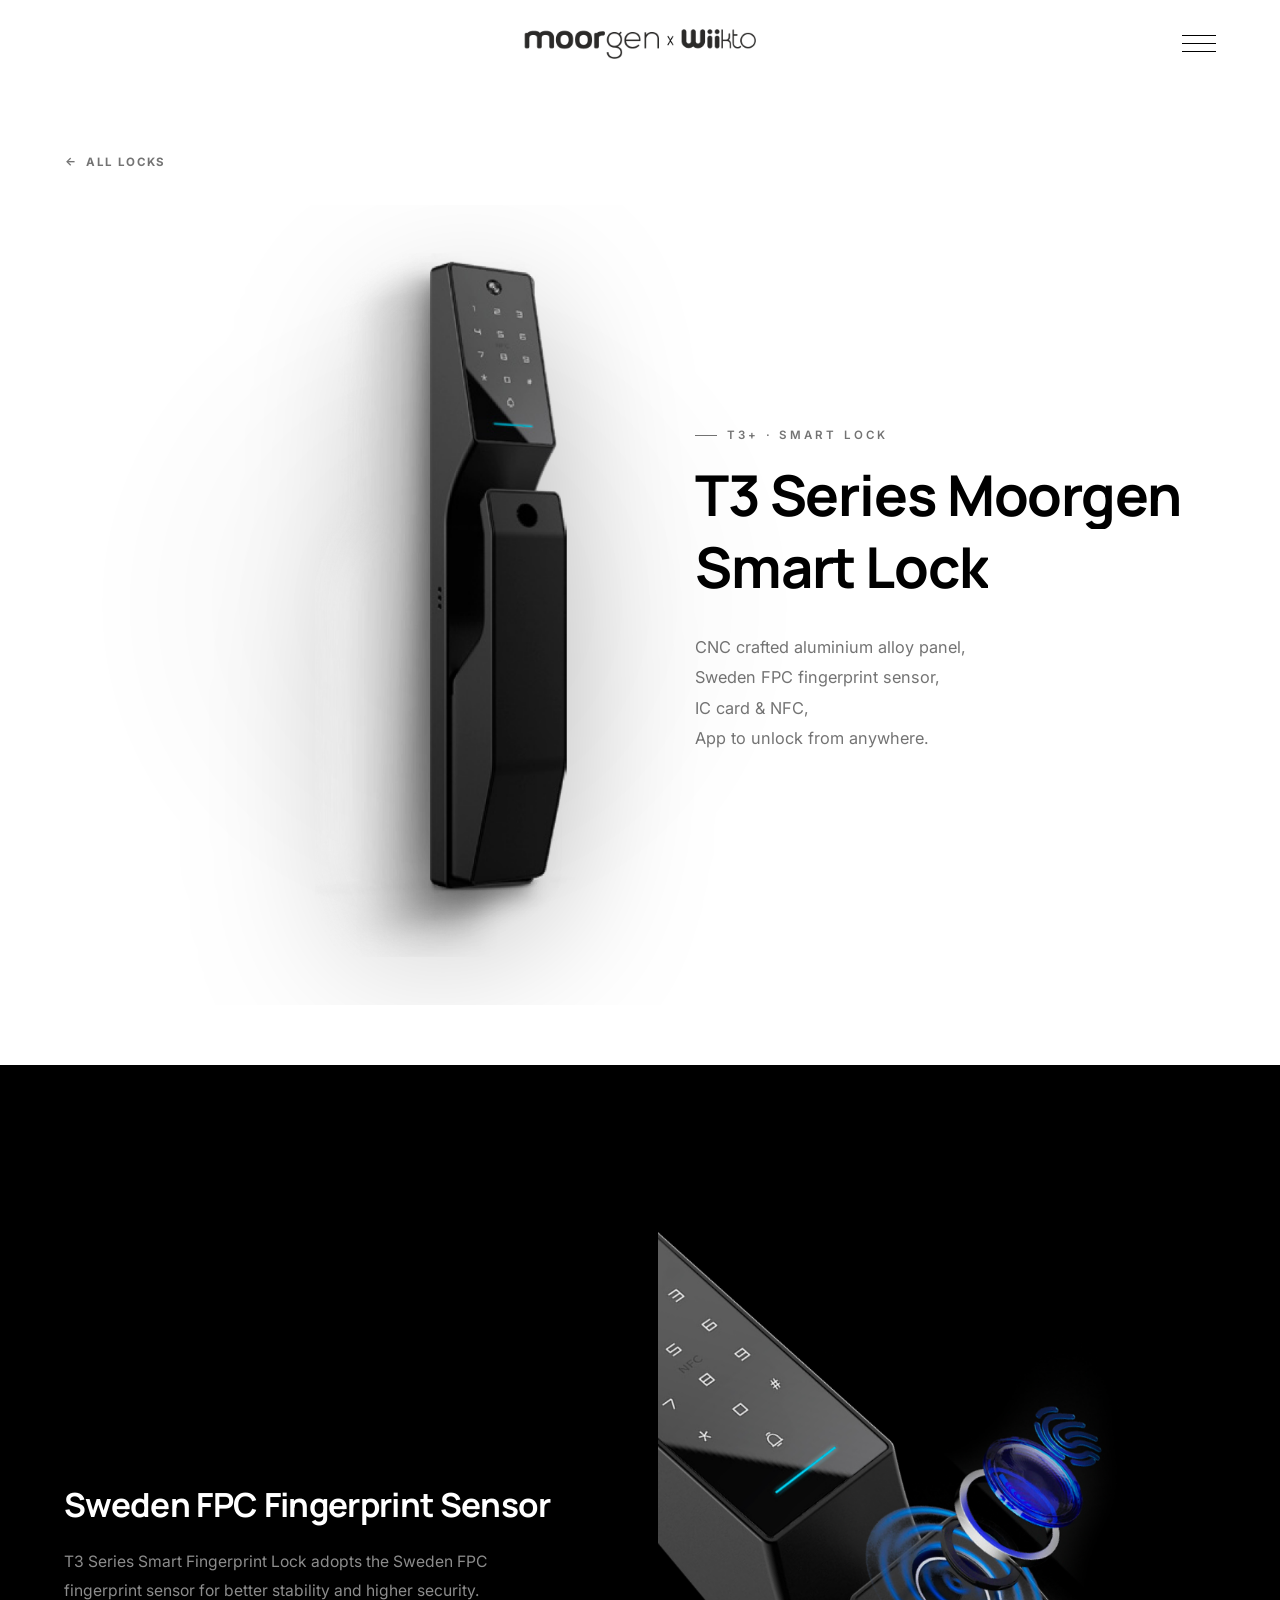
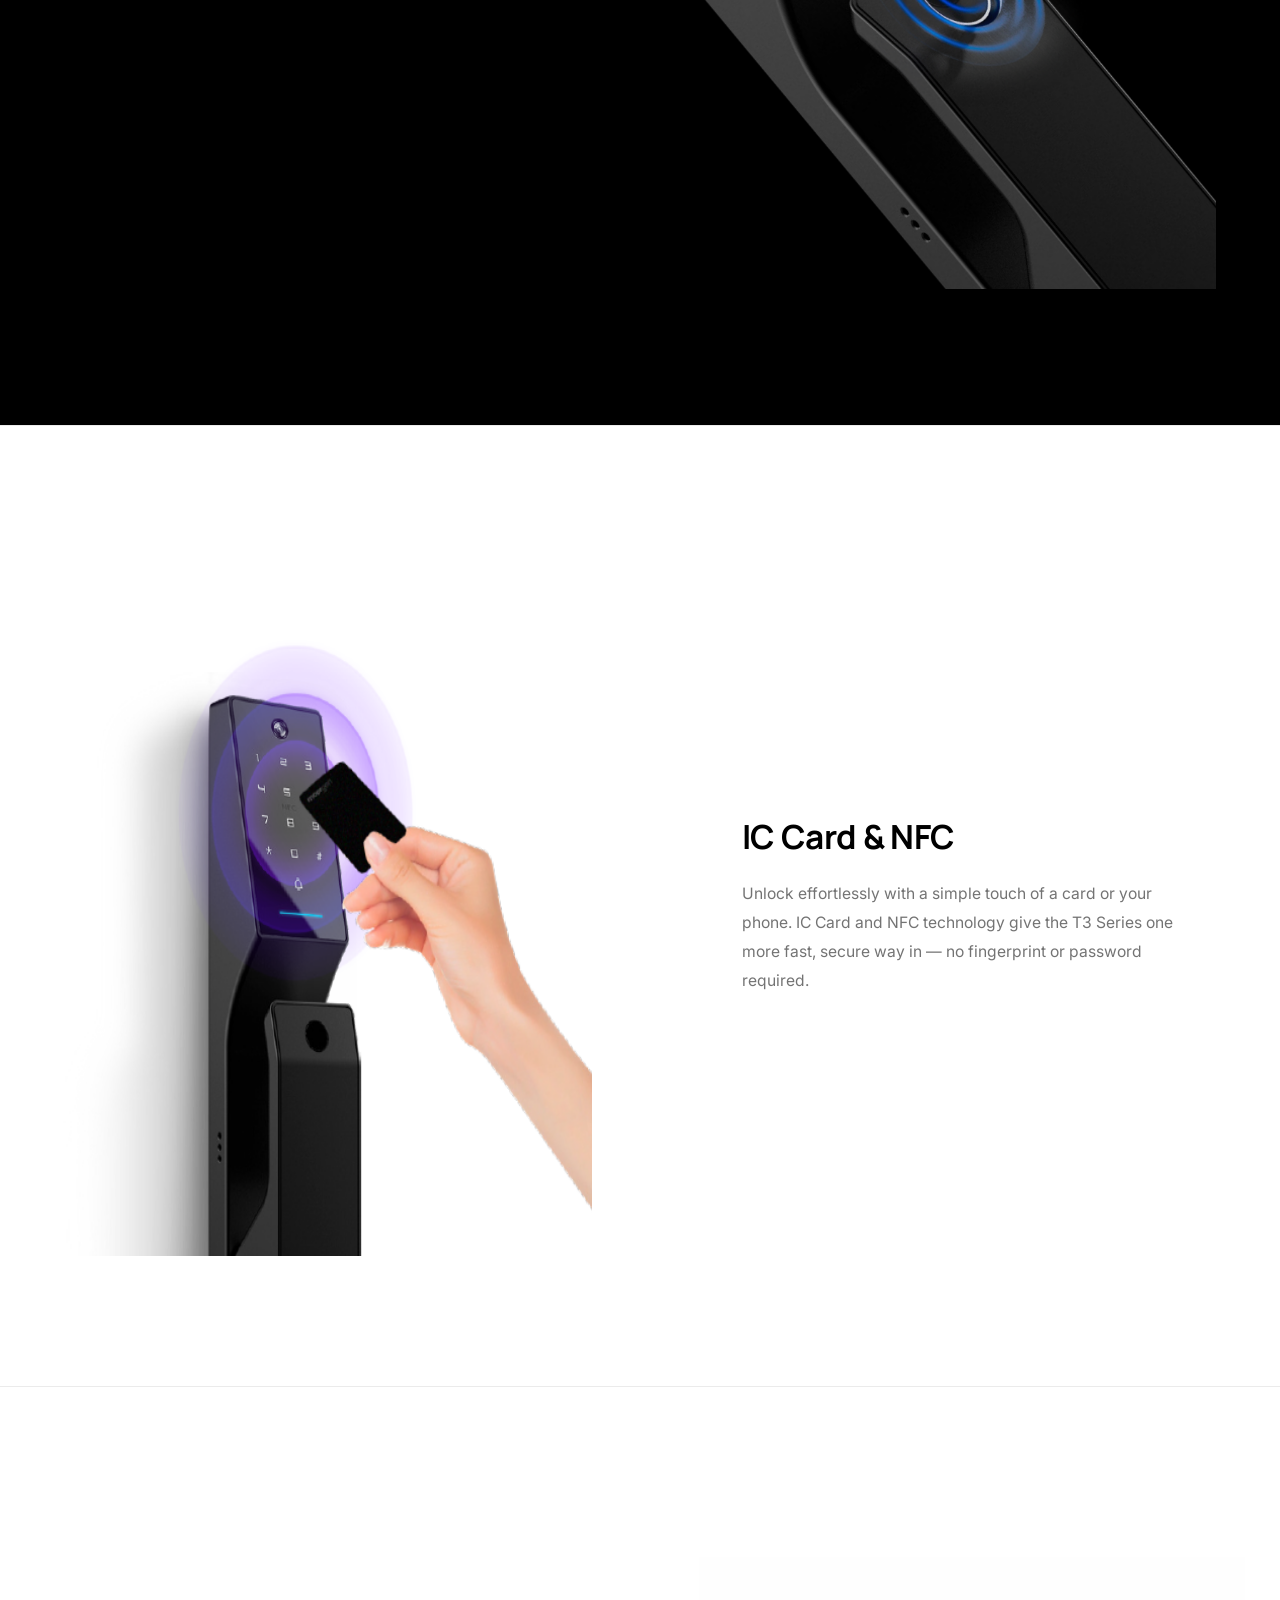
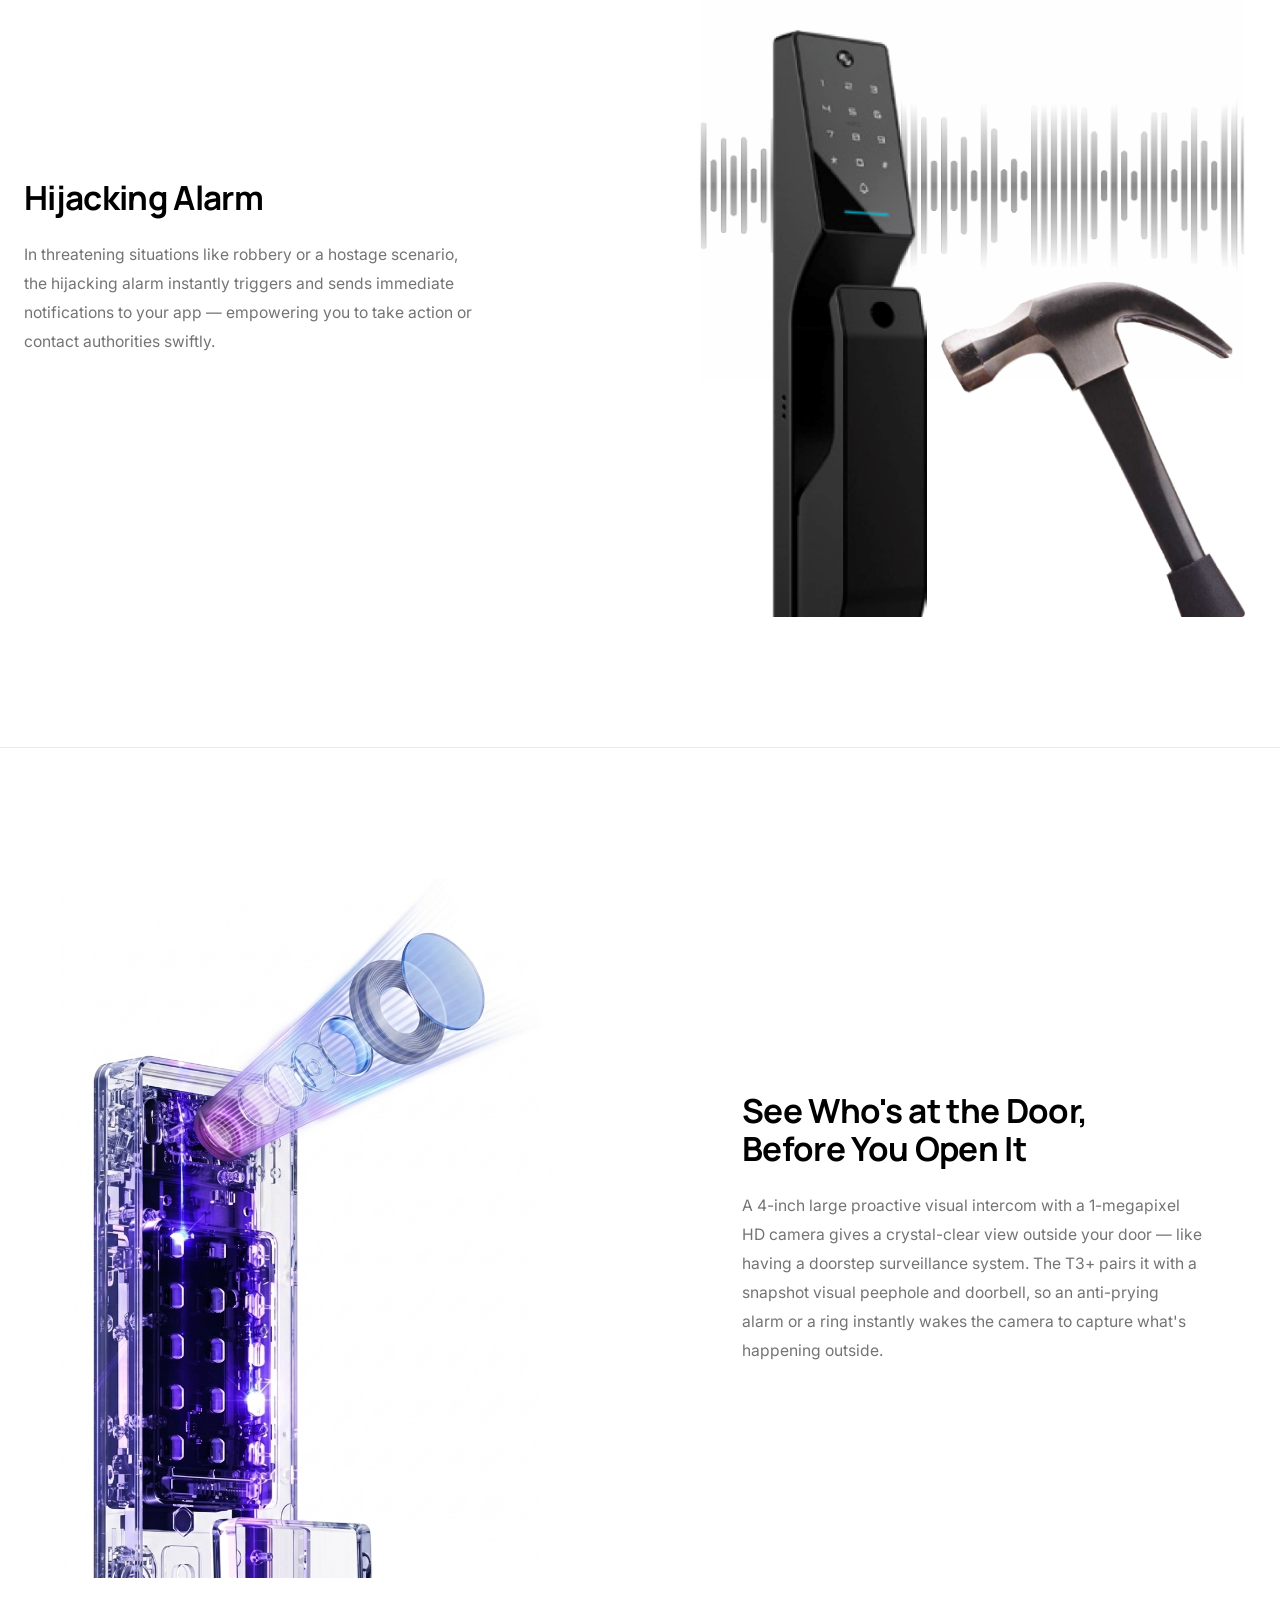
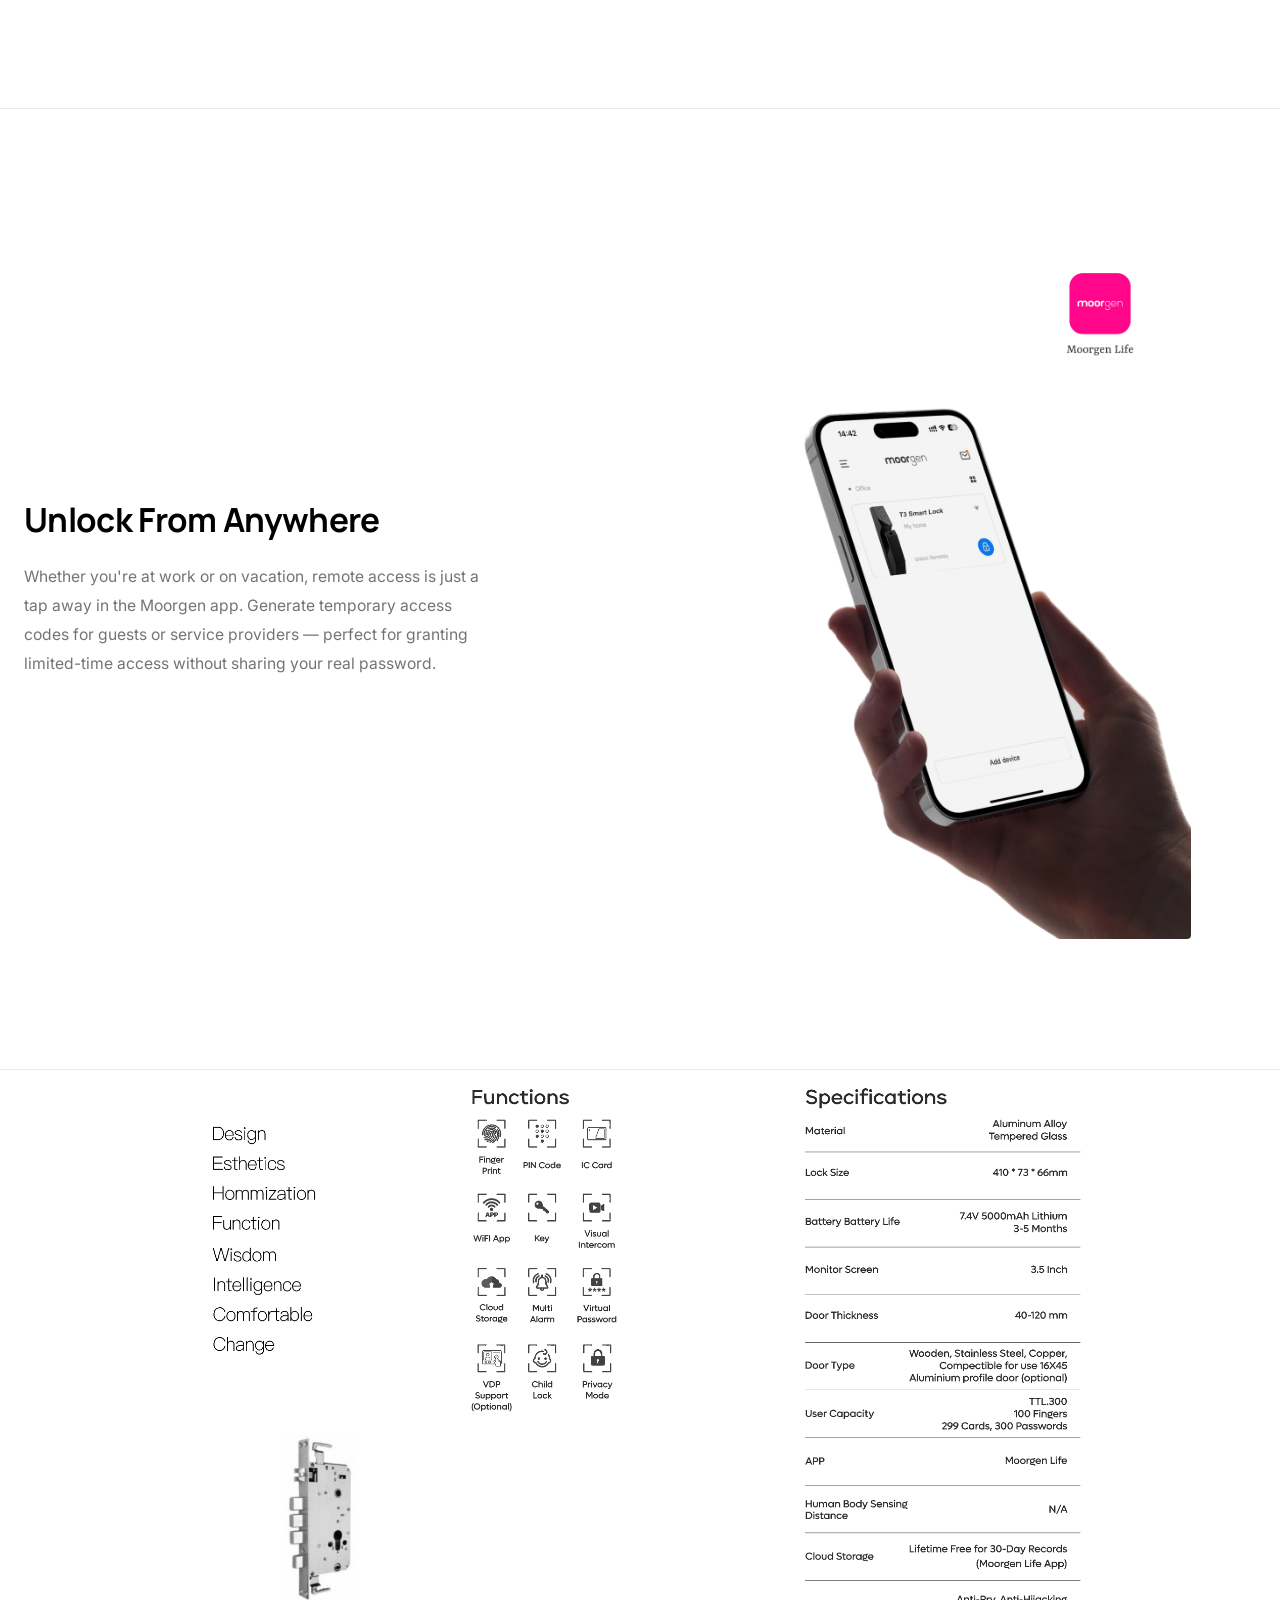
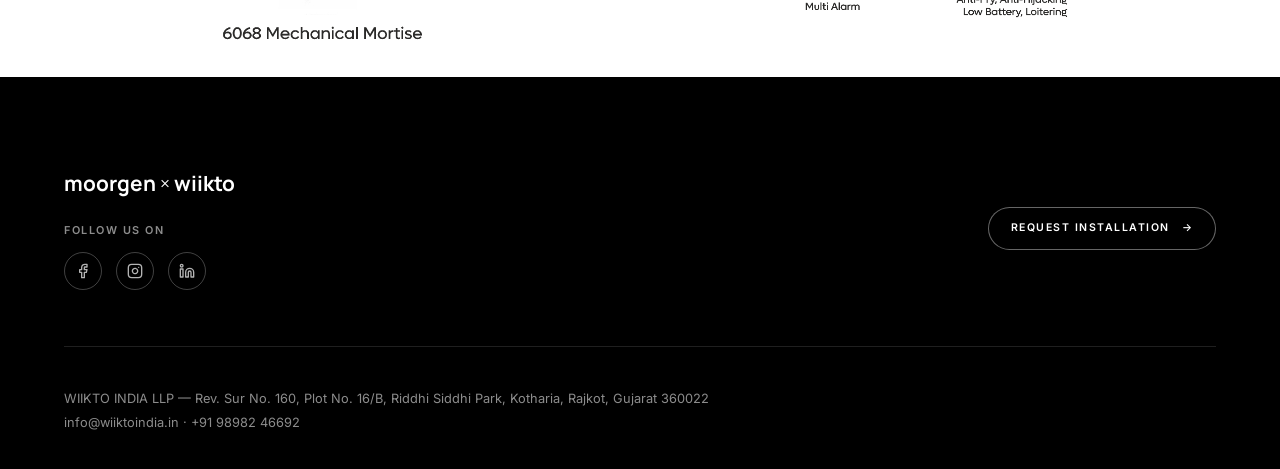
<file: t3plus.html>
<!DOCTYPE html>
<html lang="en">
<head>
  <meta charset="UTF-8">
  <meta name="viewport" content="width=device-width, initial-scale=1.0">
  <title>T3+ Smart Lock — Moorgen x WIIKTO</title>
  <meta name="description" content="Moorgen T3+ — CNC crafted aluminium alloy panel, Sweden FPC fingerprint sensor, IC card and NFC, 5 ways to unlock.">
  <link rel="preconnect" href="https://fonts.googleapis.com">
  <link rel="preconnect" href="https://fonts.gstatic.com" crossorigin>
  <link href="https://fonts.googleapis.com/css2?family=Inter:wght@300;400;500;600&family=Manrope:wght@300;500;700;800&display=swap" rel="stylesheet">
  <link rel="stylesheet" href="style.css">
  <script src="smooth-scroll.js" defer></script>
  <script src="main.js" defer></script>
</head>
<body>

  <div id="loader"><div class="loader-mark"><span class="loader-word">moorgen</span><div class="loader-bar"></div></div></div>

  <header class="site-header">
    <a href="index.html" class="logo-link"><img src="images/moorgen-logo.png" alt="Moorgen Logo" class="logo"></a>
    <nav class="site-nav">
      <a href="products.html">Products</a>
      <a href="index.html#about">About Us</a>
      <a href="contact.html">Contact Us</a>
    </nav>
    <button class="nav-toggle" aria-label="Toggle menu"><span></span></button>
  </header>

  <!-- ================= PRODUCT HERO ================= -->
  <section class="product-hero">
    <a href="products.html" class="back-link"><span class="arrow-back">&rarr;</span> All Locks</a>
    <div class="product-hero-grid">
      <div class="product-hero-media" data-reveal="zoom">
        <img src="images/t3 hero.png" alt="Moorgen T3+ Push and Pull Lock">
      </div>
      <div class="product-hero-body">
        <p class="eyebrow product-hero-tag">T3+ &middot; Smart Lock</p>
        <h1 data-split>T3 Series Moorgen Smart Lock</h1>
        <p class="product-hero-desc" data-reveal="up">CNC crafted aluminium alloy panel, <br>Sweden FPC fingerprint sensor, <br>IC card &amp; NFC, <br>App to unlock from anywhere.</p>
      </div>
    </div>
  </section>

  <!-- FEATURE 1: Sweden FPC Fingerprint Sensor (dark, full-bleed) -->
  <section class="feature-capsule on-dark reverse" data-reveal="zoom">
    <div class="container-inner">
      <div class="capsule-media"><img src="images/t3-fp-base.png" alt="T3+ Sweden FPC fingerprint sensor" loading="lazy"></div>
      <div class="capsule-body">
        <h3>Sweden FPC Fingerprint Sensor</h3>
        <p>T3 Series Smart Fingerprint Lock adopts the Sweden FPC fingerprint sensor for better stability and higher security.</p>
      </div>
    </div>
  </section>

   <!-- FEATURE 2: IC Card & NFC -->
  <section class="feature-capsule" data-reveal="right">
    <div class="capsule-media"><img src="images/t3 card.png" alt="Unlocking the T3+ with an IC card" loading="lazy"></div>
    <div class="capsule-body">
      <h3>IC Card &amp; NFC</h3>
      <p>Unlock effortlessly with a simple touch of a card or your phone. IC Card and NFC technology give the T3 Series one more fast, secure way in — no fingerprint or password required.</p>
    </div>
  </section>

    <!-- FEATURE 3: Hijacking alarm -->
  <section class="feature-capsule reverse" data-reveal="up">
    <div class="capsule-media"><img src="images/t3 ANTI HIJECKING.png" alt="Hijacking alarm" loading="lazy"></div>
    <div class="capsule-body">
      <h3>Hijacking Alarm</h3>
      <p>In threatening situations like robbery or a hostage scenario, the hijacking alarm instantly triggers and sends immediate notifications to your app — empowering you to take action or contact authorities swiftly.</p>
    </div>
  </section>

  <!-- FEATURE 4: Visual intercom, doorbell & peephole -->
  <section class="feature-capsule" data-reveal="up">
    <div class="capsule-media"><img src="images/camera_feature .png" alt="T3+ visual intercom and HD camera" loading="lazy"></div>
    <div class="capsule-body">
      <h3>See Who's at the Door,<br>Before You Open It</h3>
      <p>A 4-inch large proactive visual intercom with a 1-megapixel HD camera gives a crystal-clear view outside your door — like having a doorstep surveillance system. The T3+ pairs it with a snapshot visual peephole and doorbell, so an anti-prying alarm or a ring instantly wakes the camera to capture what's happening outside.</p>
    </div>
  </section>

  <!-- FEATURE 5: Unlock by app & temporary password -->
  <section class="feature-capsule reverse" data-reveal="left">
    <div class="capsule-media"><img src="images/t3 app.png" alt="Moorgen self-developed app screens" loading="lazy"></div>
    <div class="capsule-body">
      <h3>Unlock From Anywhere</h3>
      <p>Whether you're at work or on vacation, remote access is just a tap away in the Moorgen app. Generate temporary access codes for guests or service providers — perfect for granting limited-time access without sharing your real password.</p>
    </div>
  </section>

   <!-- FEATURE 6: Full specification sheet -->
  <section class="feature-centered full-bleed" data-reveal="fade">
    <img src="images/t3 details.png" alt="T3+ specifications and details">
  </section>

  <footer id="contact" class="site-footer">
    <div class="container">
      <div class="footer-top">
        <div class="footer-brand">
          <span class="footer-logo">moorgen <em>&times;</em> wiikto</span>
          <div class="footer-social-group">
            <p class="footer-social-label">Follow us on</p>
            <div class="footer-social">
            <a href="https://www.facebook.com/share/1DtzUpLMfY/?mibextid=wwXIfr" aria-label="Follow us on Facebook" target="_blank" rel="noopener noreferrer"><svg viewBox="0 0 24 24" fill="none" stroke="currentColor" stroke-width="2" stroke-linecap="round" stroke-linejoin="round" aria-hidden="true"><path d="M18 2h-3a5 5 0 0 0-5 5v3H7v4h3v8h4v-8h3l1-4h-4V7a1 1 0 0 1 1-1h3z"/></svg></a>
            <a href="https://www.instagram.com/moorgen_x_wiikto?igsh=cGJncml6ZGd2OGpv" aria-label="Follow us on Instagram" target="_blank" rel="noopener noreferrer"><svg viewBox="0 0 24 24" fill="none" stroke="currentColor" stroke-width="2" stroke-linecap="round" stroke-linejoin="round" aria-hidden="true"><rect x="2" y="2" width="20" height="20" rx="5" ry="5"/><path d="M16 11.37A4 4 0 1 1 12.63 8 4 4 0 0 1 16 11.37z"/><line x1="17.5" y1="6.5" x2="17.51" y2="6.5"/></svg></a>
            <a href="https://www.linkedin.com/in/moorgen-x-wiikto-india-3037223a9?utm_source=share_via&amp;utm_content=profile&amp;utm_medium=member_ios" aria-label="Follow us on LinkedIn" target="_blank" rel="noopener noreferrer"><svg viewBox="0 0 24 24" fill="none" stroke="currentColor" stroke-width="2" stroke-linecap="round" stroke-linejoin="round" aria-hidden="true"><path d="M16 8a6 6 0 0 1 6 6v7h-4v-7a2 2 0 0 0-2-2 2 2 0 0 0-2 2v7h-4v-7a6 6 0 0 1 6-6z"/><rect x="2" y="9" width="4" height="12"/><circle cx="4" cy="4" r="2"/></svg></a>
            </div>
          </div>
        </div>
        <div class="footer-ctas">
          <a href="installation-request.html" class="btn btn-outline-dark is-small" data-magnetic>Request Installation <span class="arrow">&rarr;</span></a>
        </div>
      </div>
      <div class="footer-bottom">
        <div>
          <p>WIIKTO INDIA LLP — Rev. Sur No. 160, Plot No. 16/B, Riddhi Siddhi Park, Kotharia, Rajkot, Gujarat 360022</p>
          <p>info@wiiktoindia.in &middot; +91 98982 46692</p>
        </div>
      </div>
    </div>
  </footer>

</body>
</html>
</file>
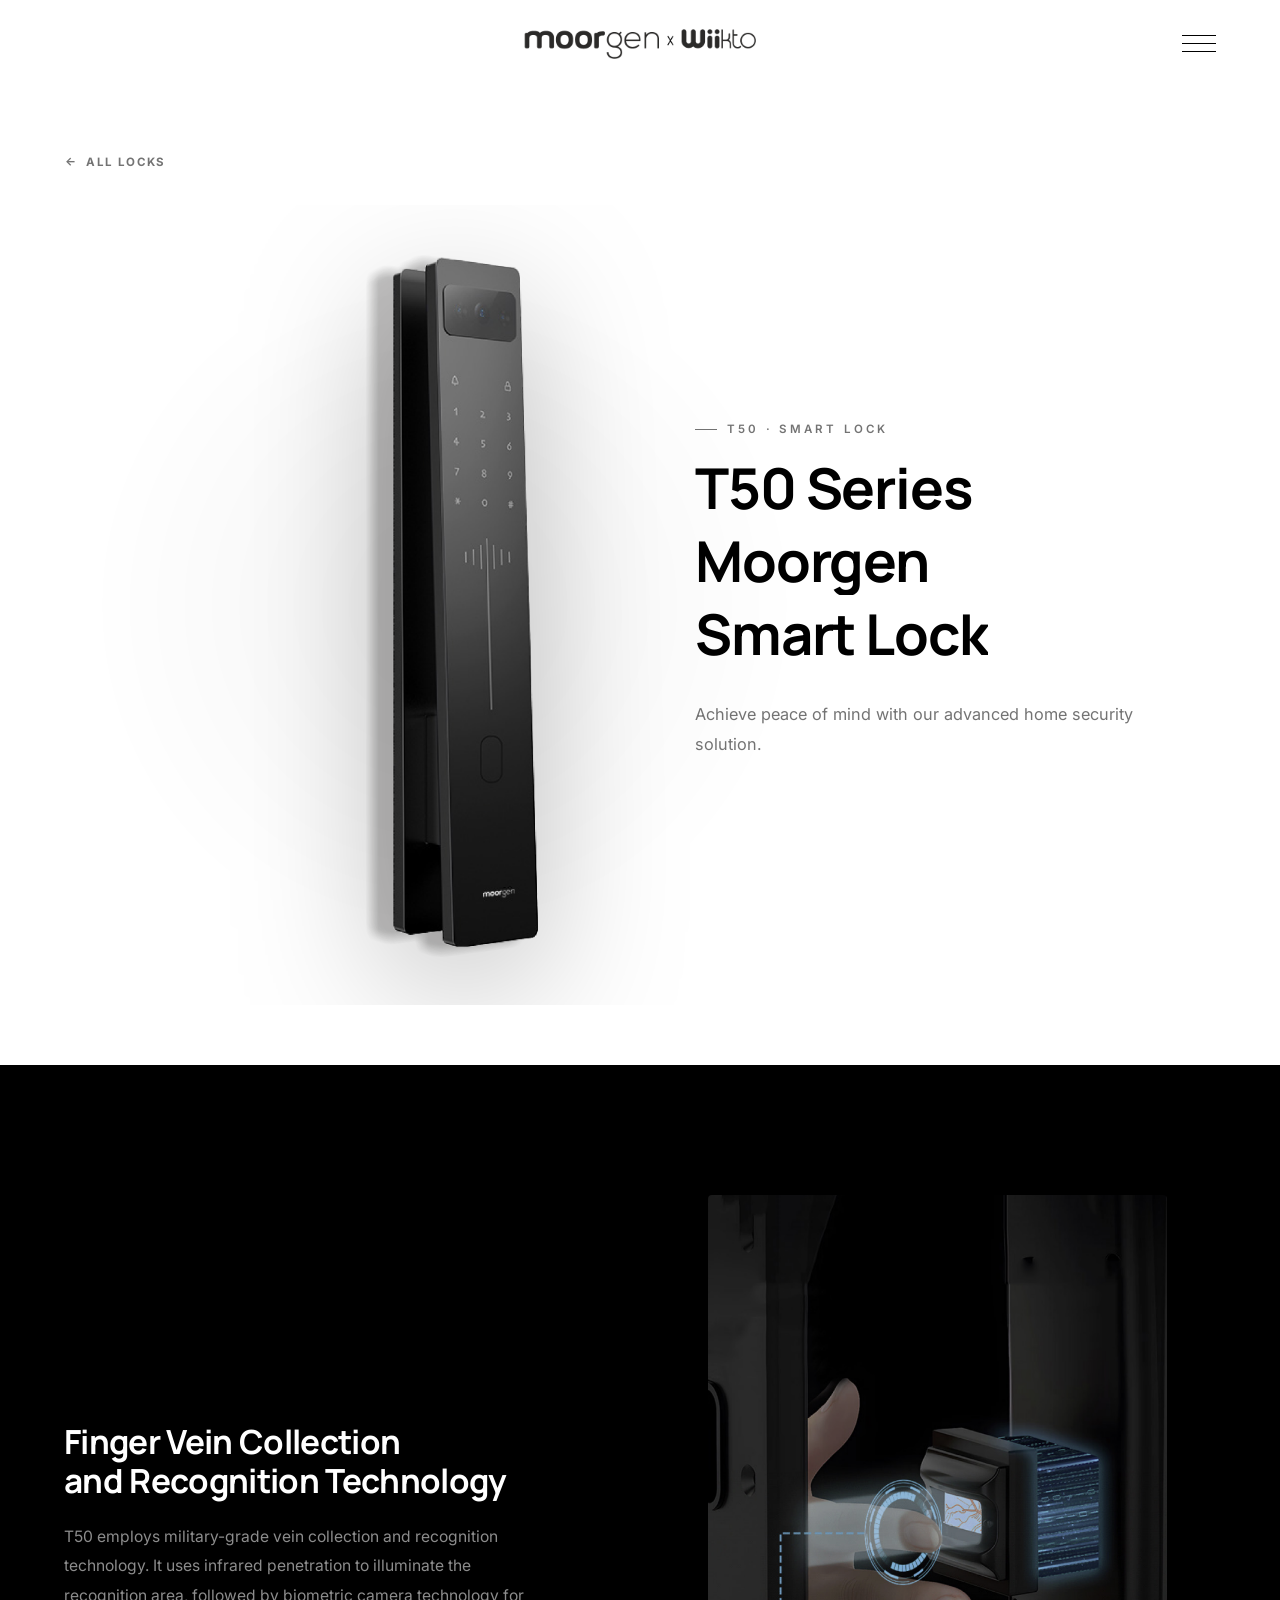
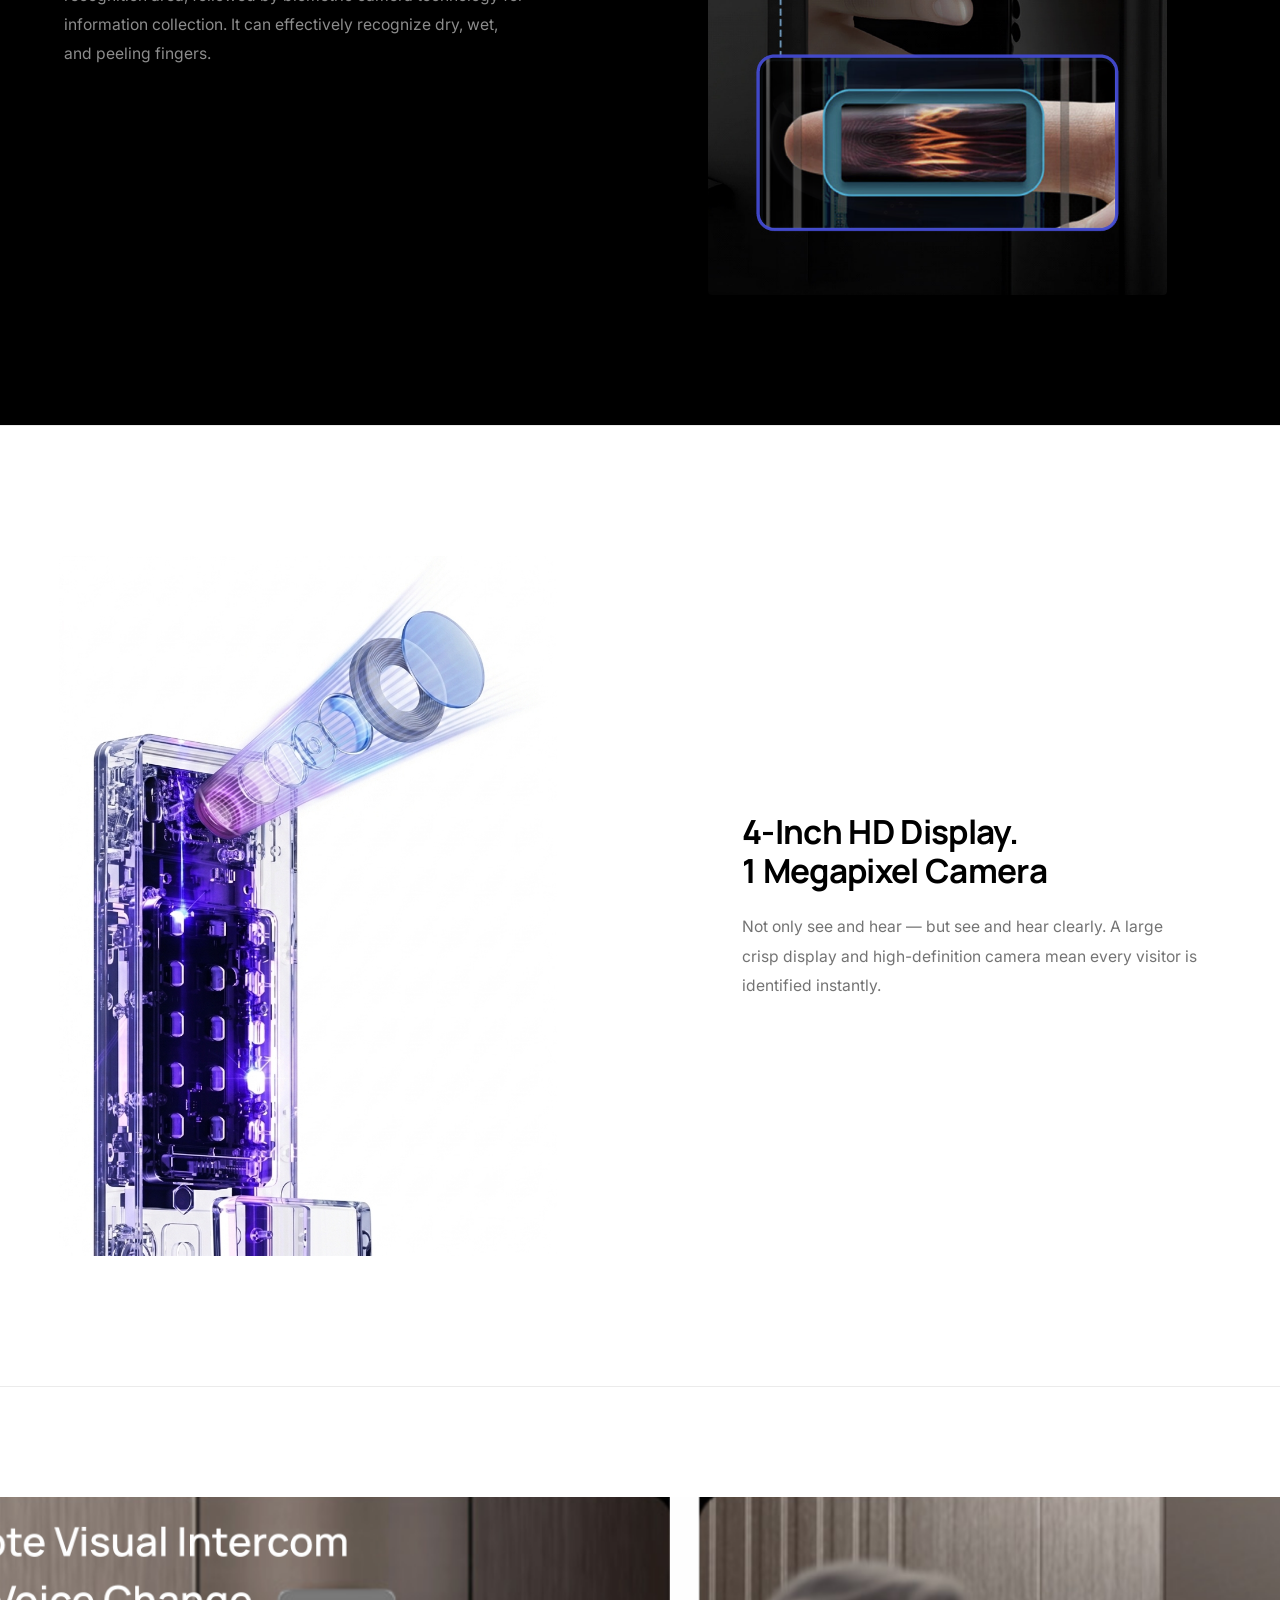
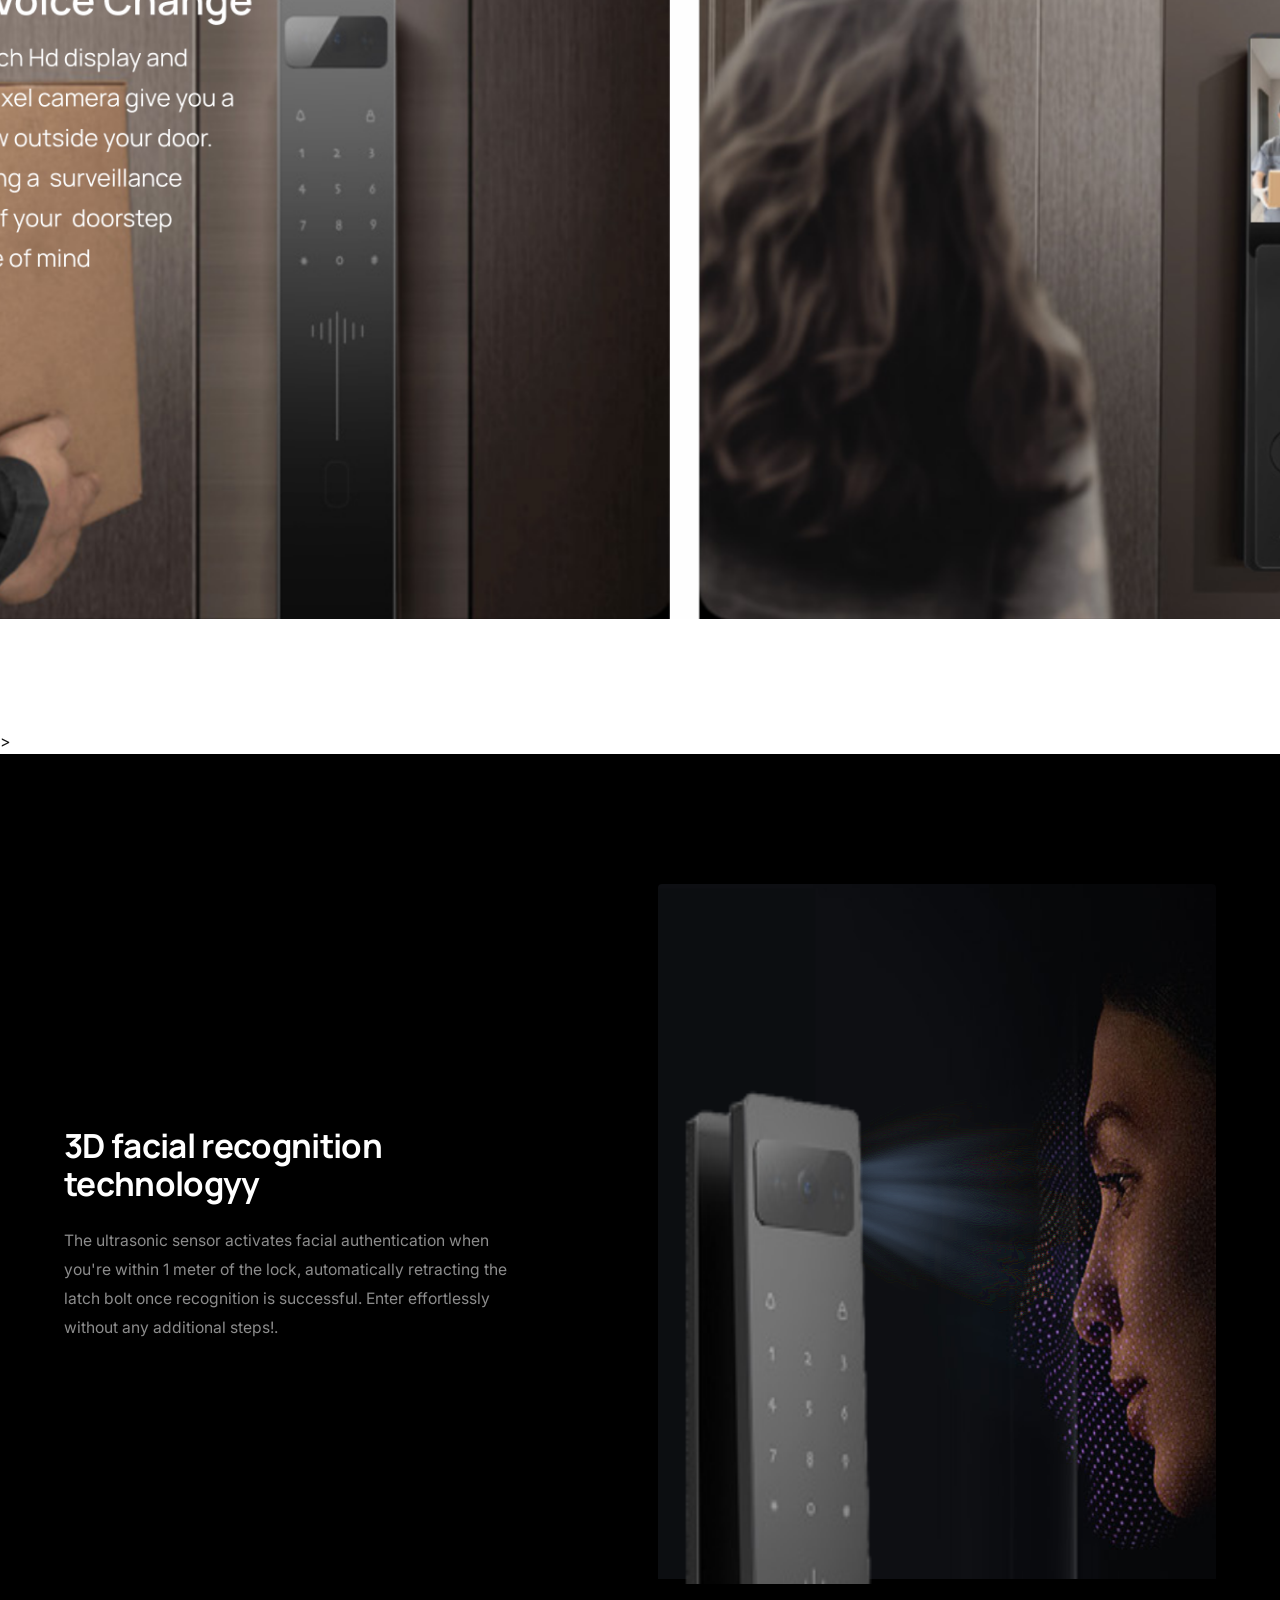
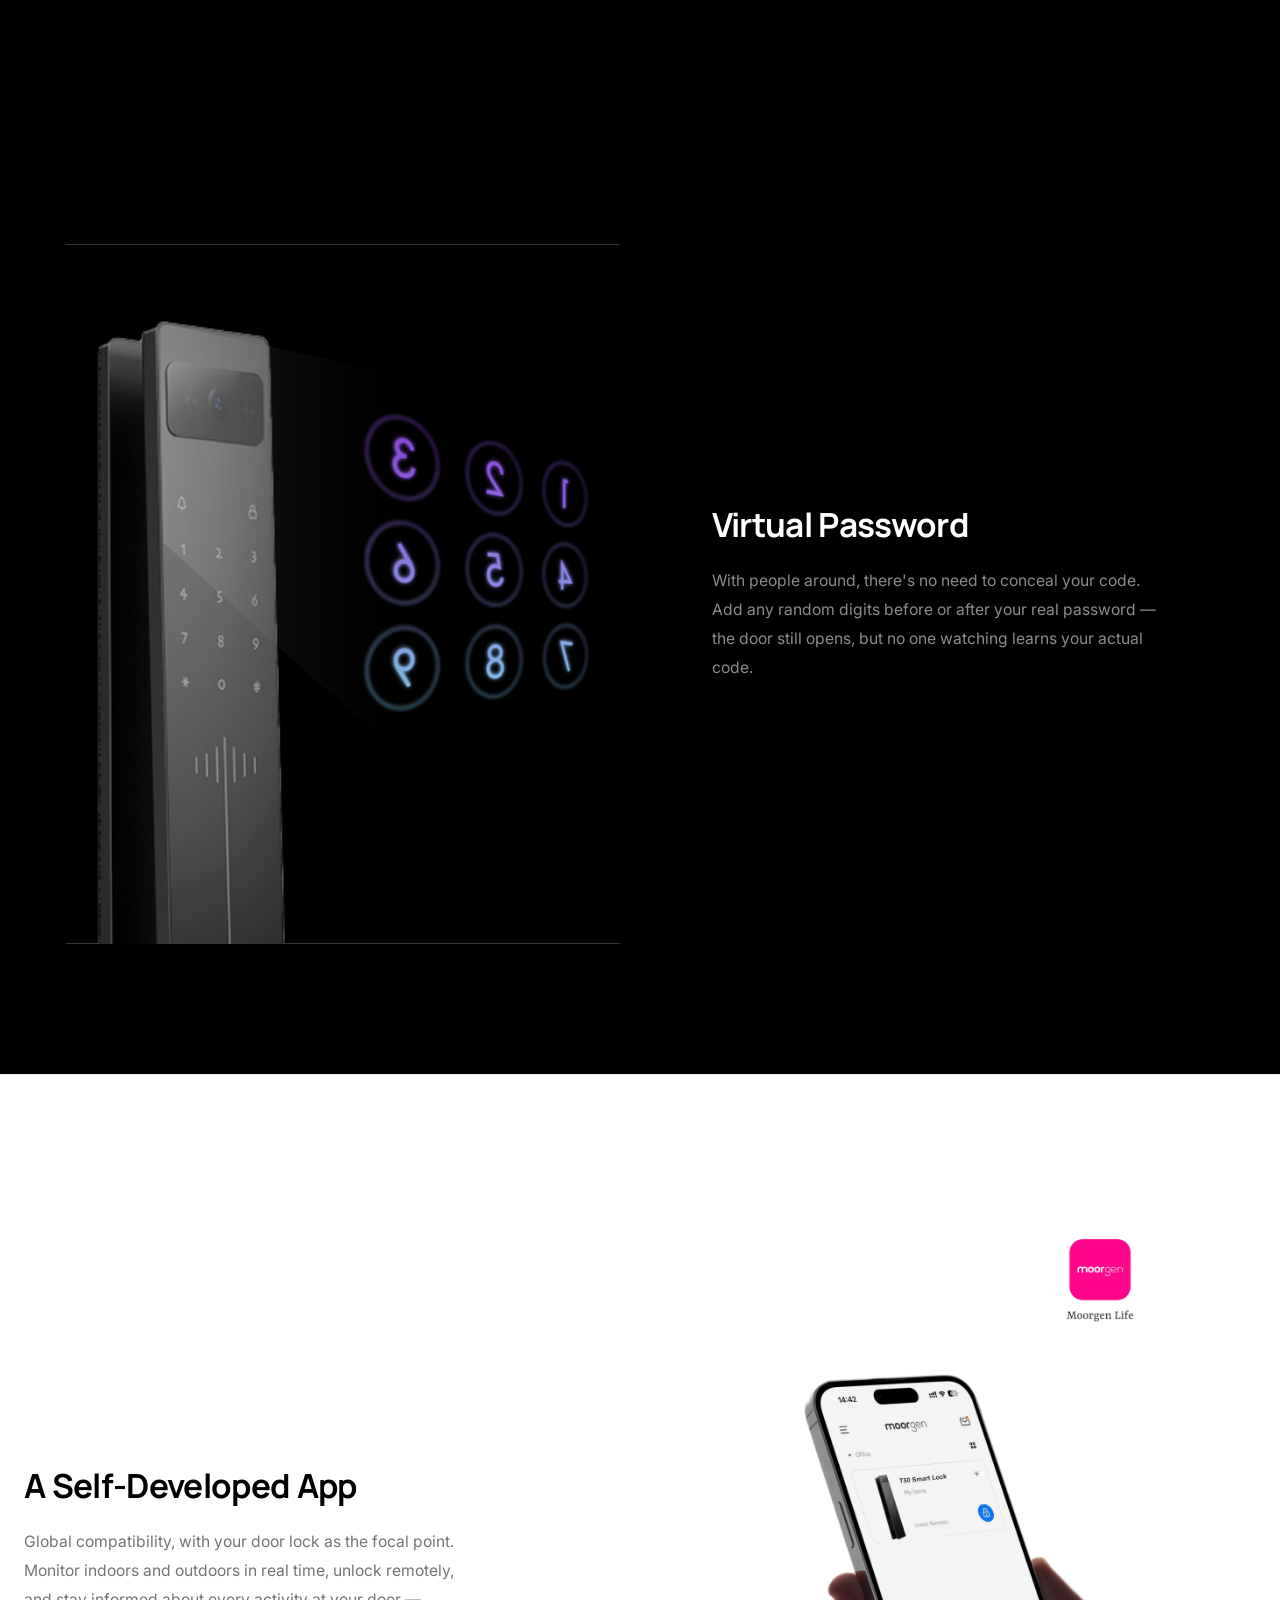
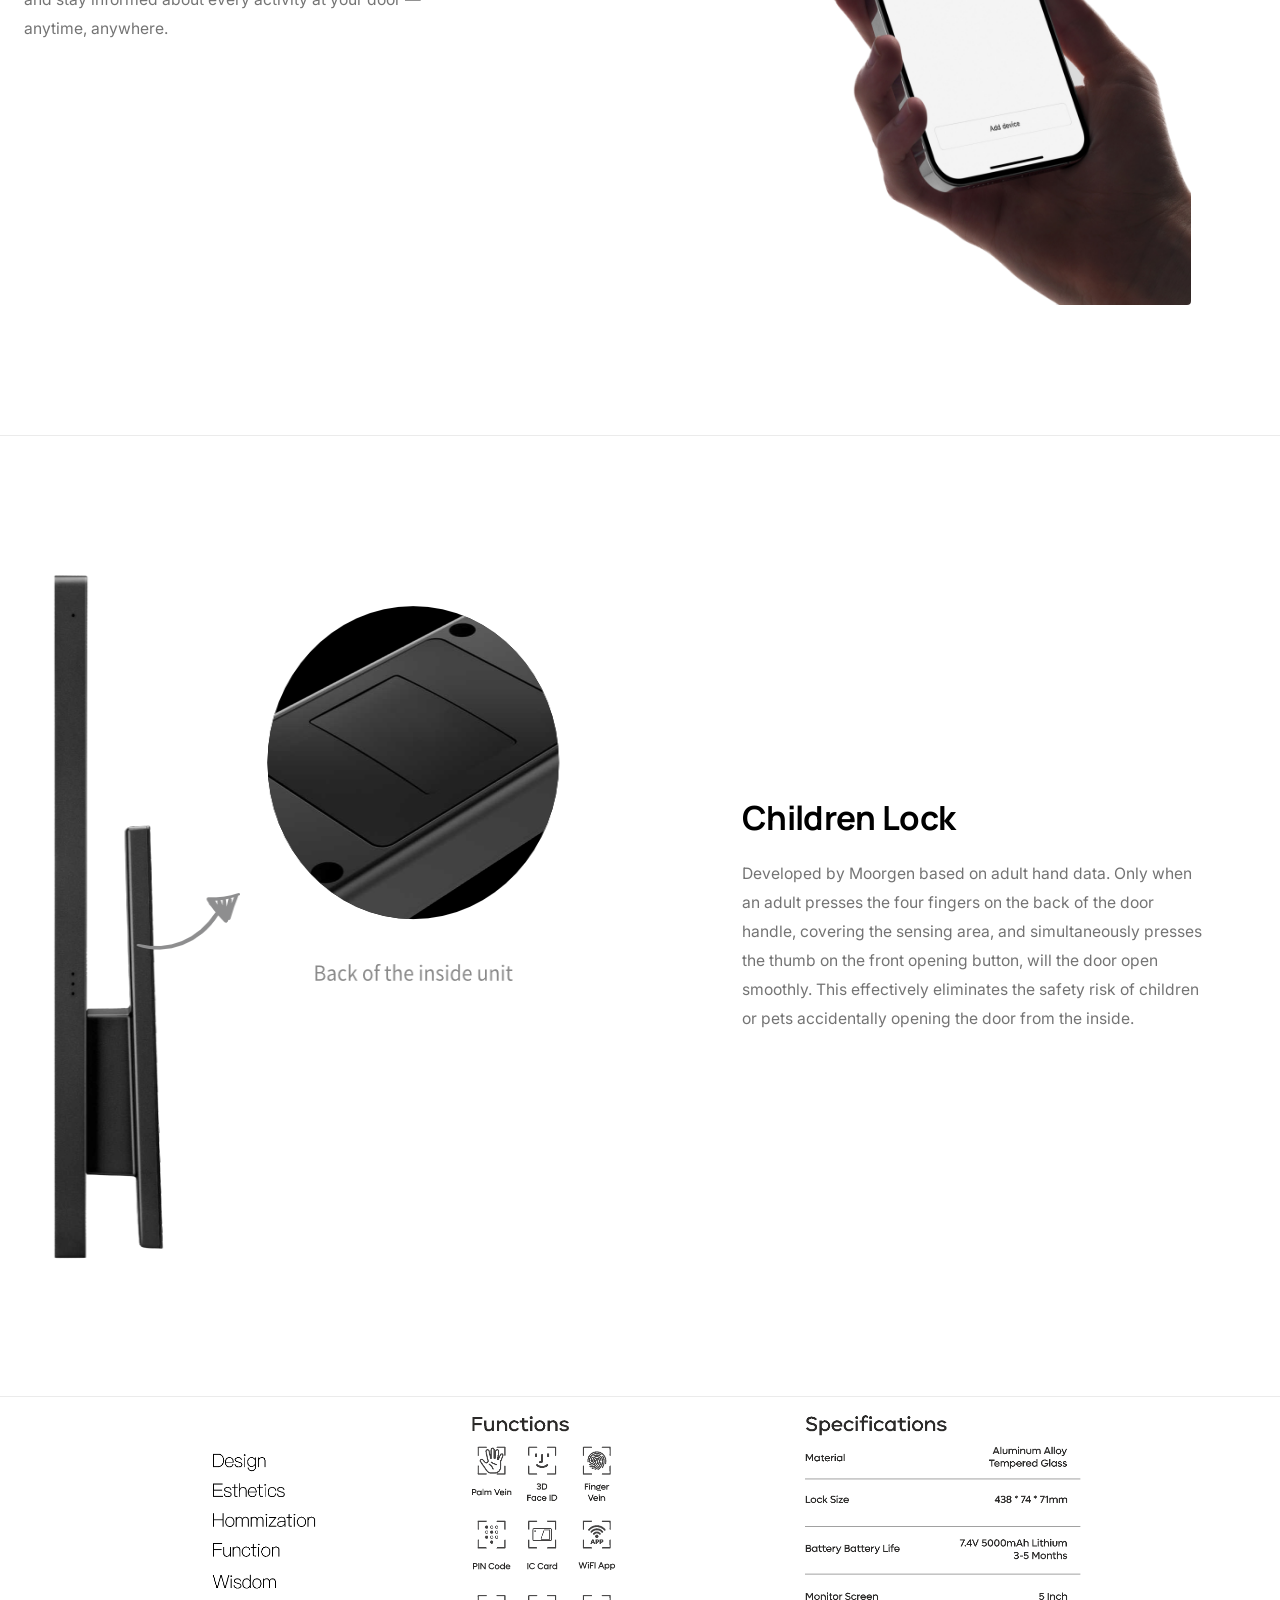
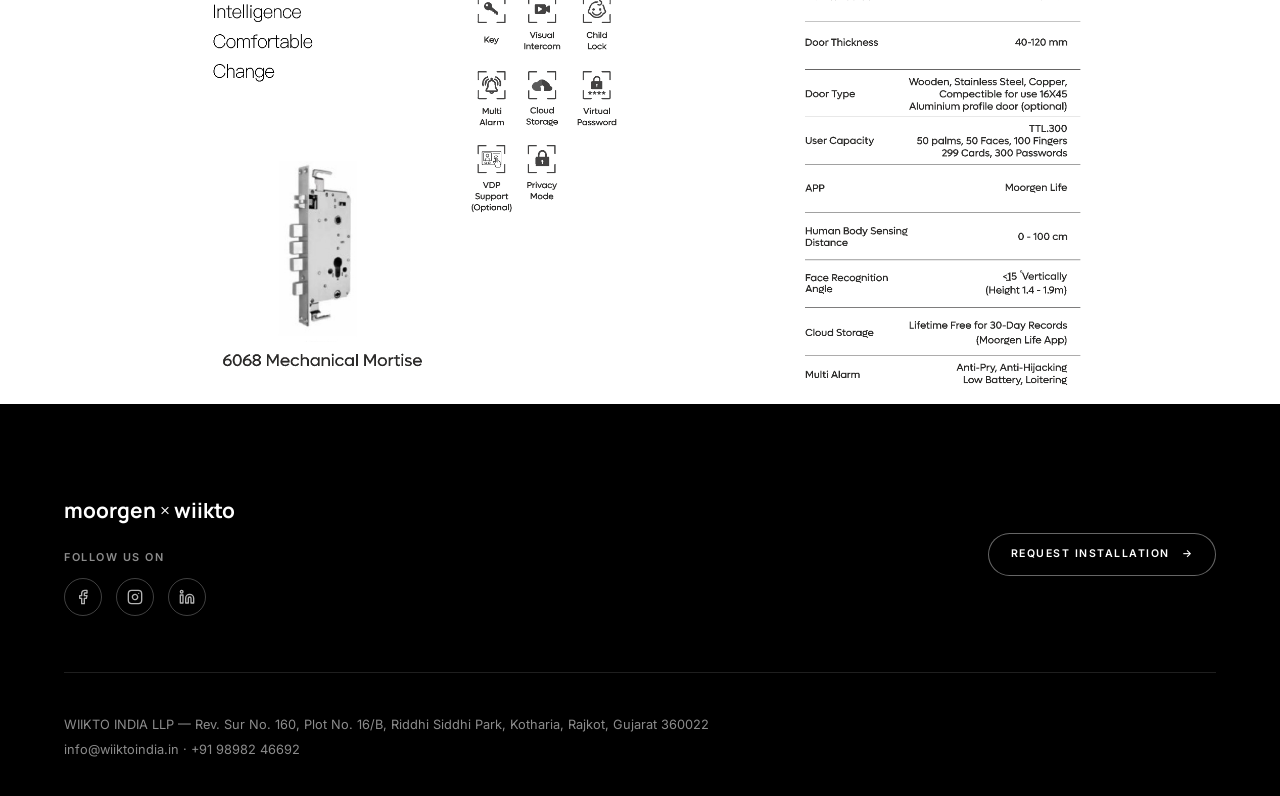
<file: t50.html>
<!DOCTYPE html>
<html lang="en">
<head>
  <meta charset="UTF-8">
  <meta name="viewport" content="width=device-width, initial-scale=1.0">
  <title>T50 Smart Lock — Moorgen x WIIKTO</title>
  <meta name="description" content="Moorgen T50 — finger vein recognition, HD visual peephole and virtual password security in an advanced home security solution.">
  <link rel="preconnect" href="https://fonts.googleapis.com">
  <link rel="preconnect" href="https://fonts.gstatic.com" crossorigin>
  <link href="https://fonts.googleapis.com/css2?family=Inter:wght@300;400;500;600&family=Manrope:wght@300;500;700;800&display=swap" rel="stylesheet">
  <link rel="stylesheet" href="style.css">
  <script src="smooth-scroll.js" defer></script>
  <script src="main.js" defer></script>
</head>
<body>

  <style>
     .feature-centered img.office-mode-full {
      max-width: 1500px;
      max-height: 100%;
      position: relative;
      left: 50%;
      transform: translateX(-50%);
    }
    @media (max-width: 900px) {
      /* At 1500px this image is far wider than any phone/tablet screen,
         and even centered it still overflows ~550px on each side — on
         mobile that overflow was enough to make the browser inflate its
         whole layout viewport to fit it, which pushed the off-canvas nav
         into view permanently and broke the hamburger toggle sitewide.
         Below the tablet breakpoint, drop back to filling the section
         width like every other .feature-centered image. */
      .feature-centered img.office-mode-full {
        max-width: 100%;
        position: static;
        left: auto;
        transform: none;
      }
    }
  </style>

  <div id="loader"><div class="loader-mark"><span class="loader-word">moorgen</span><div class="loader-bar"></div></div></div>

  <header class="site-header">
    <a href="index.html" class="logo-link"><img src="images/moorgen-logo.png" alt="Moorgen Logo" class="logo"></a>
    <nav class="site-nav">
      <a href="products.html">Products</a>
      <a href="index.html#about">About Us</a>
      <a href="contact.html">Contact Us</a>
    </nav>
    <button class="nav-toggle" aria-label="Toggle menu"><span></span></button>
  </header>

  <!-- ================= PRODUCT HERO ================= -->
  <section class="product-hero">
    <a href="products.html" class="back-link"><span class="arrow-back">&rarr;</span> All Locks</a>
    <div class="product-hero-grid">
      <div class="product-hero-media" data-reveal="zoom">
        <img src="images/t50 hero.png" alt="Moorgen T50 Smart Lock">
      </div>
      <div class="product-hero-body">
        <p class="eyebrow product-hero-tag">T50 &middot; Smart Lock</p>
        <h1 data-split>T50 Series Moorgen Smart Lock</h1>
        <p class="product-hero-desc" data-reveal="up">Achieve peace of mind with our advanced home security solution.</p>
      </div>
    </div>
  </section>

  <!-- FEATURE 1: Finger vein recognition (dark, full-bleed) -->
  <section class="feature-capsule on-dark reverse" data-reveal="zoom">
    <div class="container-inner">
      <div class="capsule-media"><img src="images/t50 finger.png" alt="T50 finger vein recognition" loading="lazy"></div>
      <div class="capsule-body">
        <h3>Finger Vein Collection<br>and Recognition Technology</h3>
        <p>T50 employs military-grade vein collection and recognition technology. It uses infrared penetration to illuminate the recognition area, followed by biometric camera technology for information collection. It can effectively recognize dry, wet, and peeling fingers.</p>
      </div>
    </div>
  </section>

  <!-- FEATURE 2: Camera & Display -->
  <section class="feature-capsule" data-reveal="up">
    <div class="capsule-media"><img src="images/camera_feature .png" alt="T50 4 inch HD display and 1 megapixel camera" loading="lazy"></div>
    <div class="capsule-body">
      <h3>4-Inch HD Display.<br>1 Megapixel Camera</h3>
      <p>Not only see and hear — but see and hear clearly. A large crisp display and high-definition camera mean every visitor is identified instantly.</p>
    </div>
  </section>
 <!-- FEATURE 3: visual intercom -->
  <section class="feature-centered" data-reveal="fade">
    <img src="images/t50 vi.png" alt="T5 visual intercom" class="office-mode-full">
  </section>>
  
  <!-- FEATURE 4: 3d face recognition (dark, full-bleed) -->
  <section class="feature-capsule on-dark reverse" data-reveal="zoom">
    <div class="container-inner">
      <div class="capsule-media"><img src="images/t50 face.png" alt="T50 finger vein recognition" loading="lazy"></div>
      <div class="capsule-body">
        <h3>3D facial recognition <br>technologyy</h3>
        <p>The ultrasonic sensor activates facial authentication when you're within 1 meter of the lock, automatically retracting the latch bolt once recognition is successful. Enter effortlessly without any additional steps!.</p>
      </div>
    </div>
  </section>

  <!-- FEATURE 4: Virtual Password (dark, full-bleed) -->
  <section class="feature-capsule on-dark" data-reveal="zoom">
    <div class="container-inner">
      <div class="capsule-media"><img src="images/t50 vp.png" alt="Virtual password function diagram" loading="lazy"></div>
      <div class="capsule-body">
        <h3>Virtual Password</h3>
        <p>With people around, there's no need to conceal your code. Add any random digits before or after your real password — the door still opens, but no one watching learns your actual code.</p>
      </div>
    </div>
  </section>
  <!-- FEATURE 8: App -->
  <section class="feature-capsule reverse" data-reveal="left">
    <div class="capsule-media"><img src="images/t50 app.png" alt="Moorgen self-developed app screens" loading="lazy"></div>
    <div class="capsule-body">
      <h3>A Self-Developed App</h3>
      <p>Global compatibility, with your door lock as the focal point. Monitor indoors and outdoors in real time, unlock remotely, and stay informed about every activity at your door — anytime, anywhere.</p>
    </div>
  </section>
  <!-- FEATURE 5: Children Lock -->
  <section class="feature-capsule" data-reveal="up">
    <div class="capsule-media"><img src="images/child lock.png" alt="Child lock safety mechanism" loading="lazy"></div>
    <div class="capsule-body">
      <h3>Children Lock</h3>
      <p>Developed by Moorgen based on adult hand data. Only when an adult presses the four fingers on the back of the door handle, covering the sensing area, and simultaneously presses the thumb on the front opening button, will the door open smoothly. This effectively eliminates the safety risk of children or pets accidentally opening the door from the inside.</p>
    </div>
  </section>



  <!-- FEATURE 9: Full specification sheet -->
  <section class="feature-centered full-bleed" data-reveal="fade">
    <img src="images/t50 details.png" alt="T50 specifications and details">
  </section>

  <footer id="contact" class="site-footer">
    <div class="container">
      <div class="footer-top">
        <div class="footer-brand">
          <span class="footer-logo">moorgen <em>&times;</em> wiikto</span>
          <div class="footer-social-group">
            <p class="footer-social-label">Follow us on</p>
            <div class="footer-social">
            <a href="https://www.facebook.com/share/1DtzUpLMfY/?mibextid=wwXIfr" aria-label="Follow us on Facebook" target="_blank" rel="noopener noreferrer"><svg viewBox="0 0 24 24" fill="none" stroke="currentColor" stroke-width="2" stroke-linecap="round" stroke-linejoin="round" aria-hidden="true"><path d="M18 2h-3a5 5 0 0 0-5 5v3H7v4h3v8h4v-8h3l1-4h-4V7a1 1 0 0 1 1-1h3z"/></svg></a>
            <a href="https://www.instagram.com/moorgen_x_wiikto?igsh=cGJncml6ZGd2OGpv" aria-label="Follow us on Instagram" target="_blank" rel="noopener noreferrer"><svg viewBox="0 0 24 24" fill="none" stroke="currentColor" stroke-width="2" stroke-linecap="round" stroke-linejoin="round" aria-hidden="true"><rect x="2" y="2" width="20" height="20" rx="5" ry="5"/><path d="M16 11.37A4 4 0 1 1 12.63 8 4 4 0 0 1 16 11.37z"/><line x1="17.5" y1="6.5" x2="17.51" y2="6.5"/></svg></a>
            <a href="https://www.linkedin.com/in/moorgen-x-wiikto-india-3037223a9?utm_source=share_via&amp;utm_content=profile&amp;utm_medium=member_ios" aria-label="Follow us on LinkedIn" target="_blank" rel="noopener noreferrer"><svg viewBox="0 0 24 24" fill="none" stroke="currentColor" stroke-width="2" stroke-linecap="round" stroke-linejoin="round" aria-hidden="true"><path d="M16 8a6 6 0 0 1 6 6v7h-4v-7a2 2 0 0 0-2-2 2 2 0 0 0-2 2v7h-4v-7a6 6 0 0 1 6-6z"/><rect x="2" y="9" width="4" height="12"/><circle cx="4" cy="4" r="2"/></svg></a>
            </div>
          </div>
        </div>
        <div class="footer-ctas">
          <a href="installation-request.html" class="btn btn-outline-dark is-small" data-magnetic>Request Installation <span class="arrow">&rarr;</span></a>
        </div>
      </div>
      <div class="footer-bottom">
        <div>
          <p>WIIKTO INDIA LLP — Rev. Sur No. 160, Plot No. 16/B, Riddhi Siddhi Park, Kotharia, Rajkot, Gujarat 360022</p>
          <p>info@wiiktoindia.in &middot; +91 98982 46692</p>
        </div>
      </div>
    </div>
  </footer>

</body>
</html>
</file>
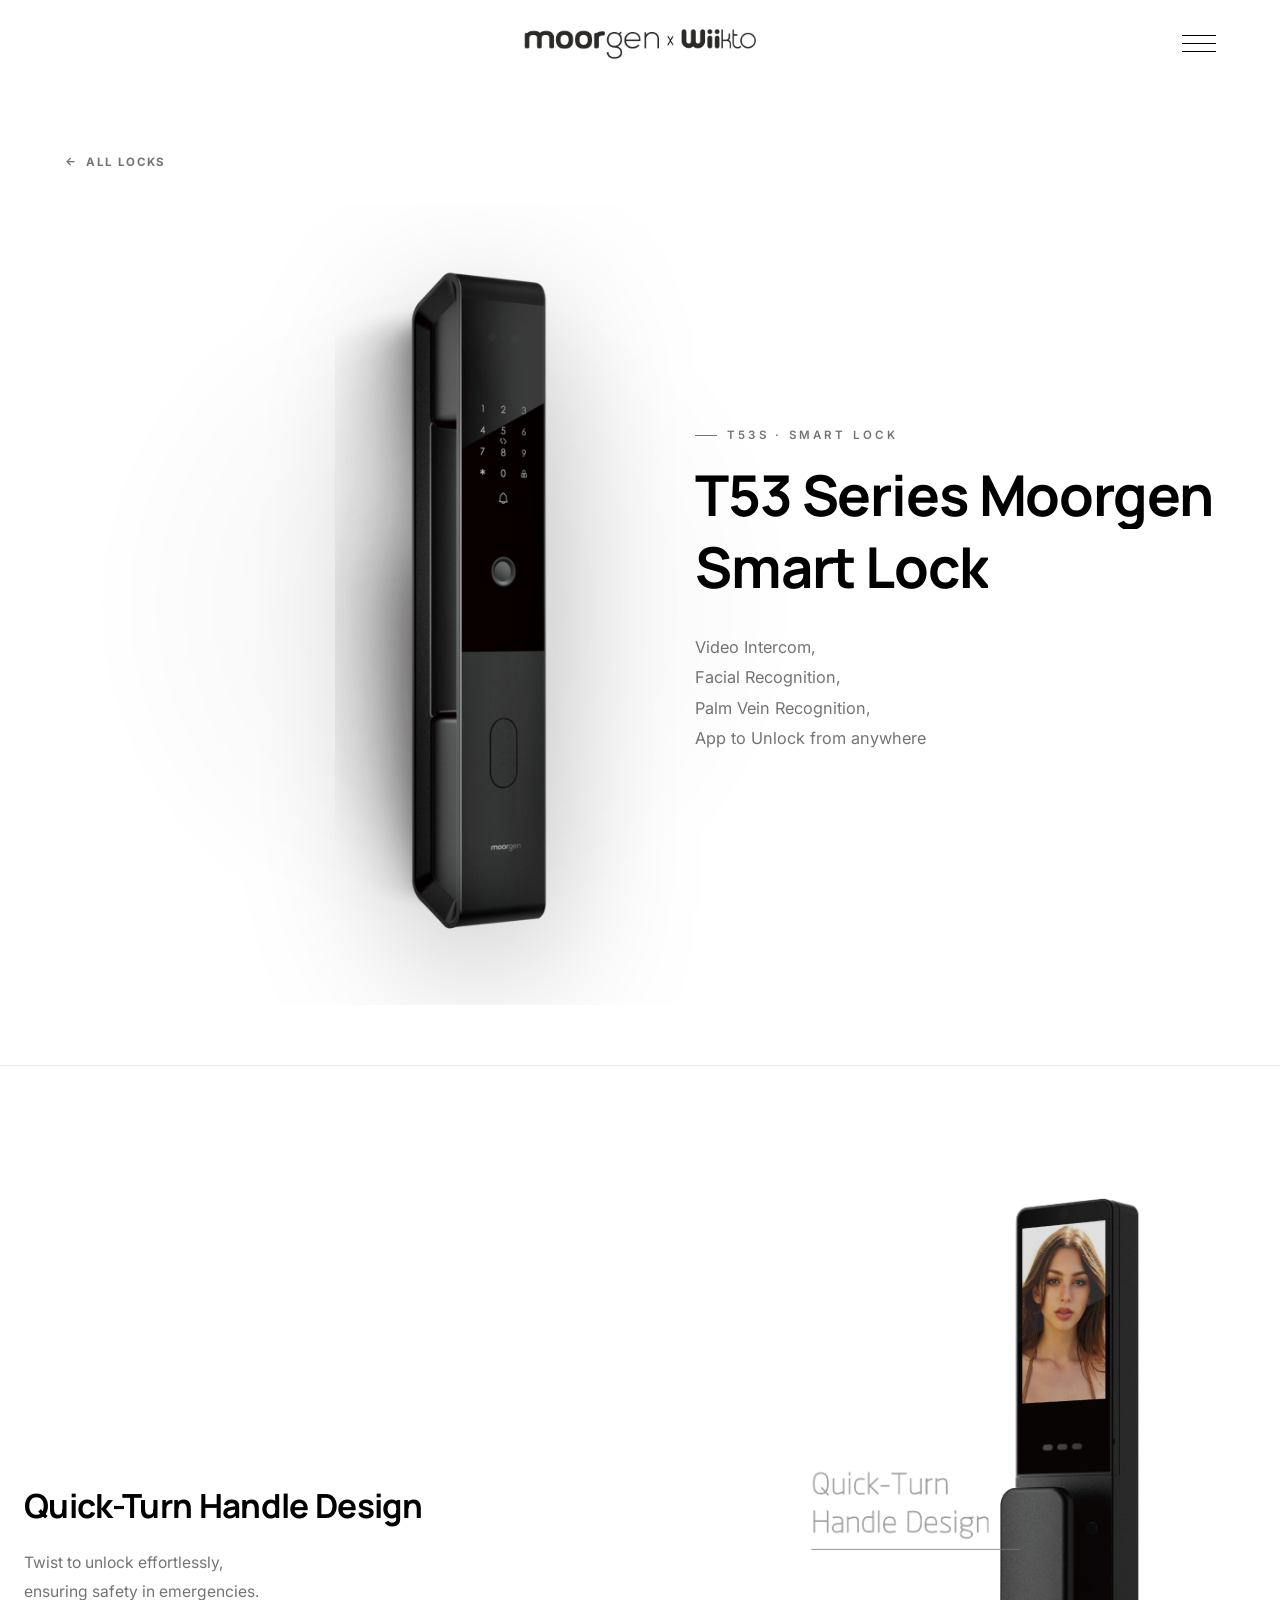
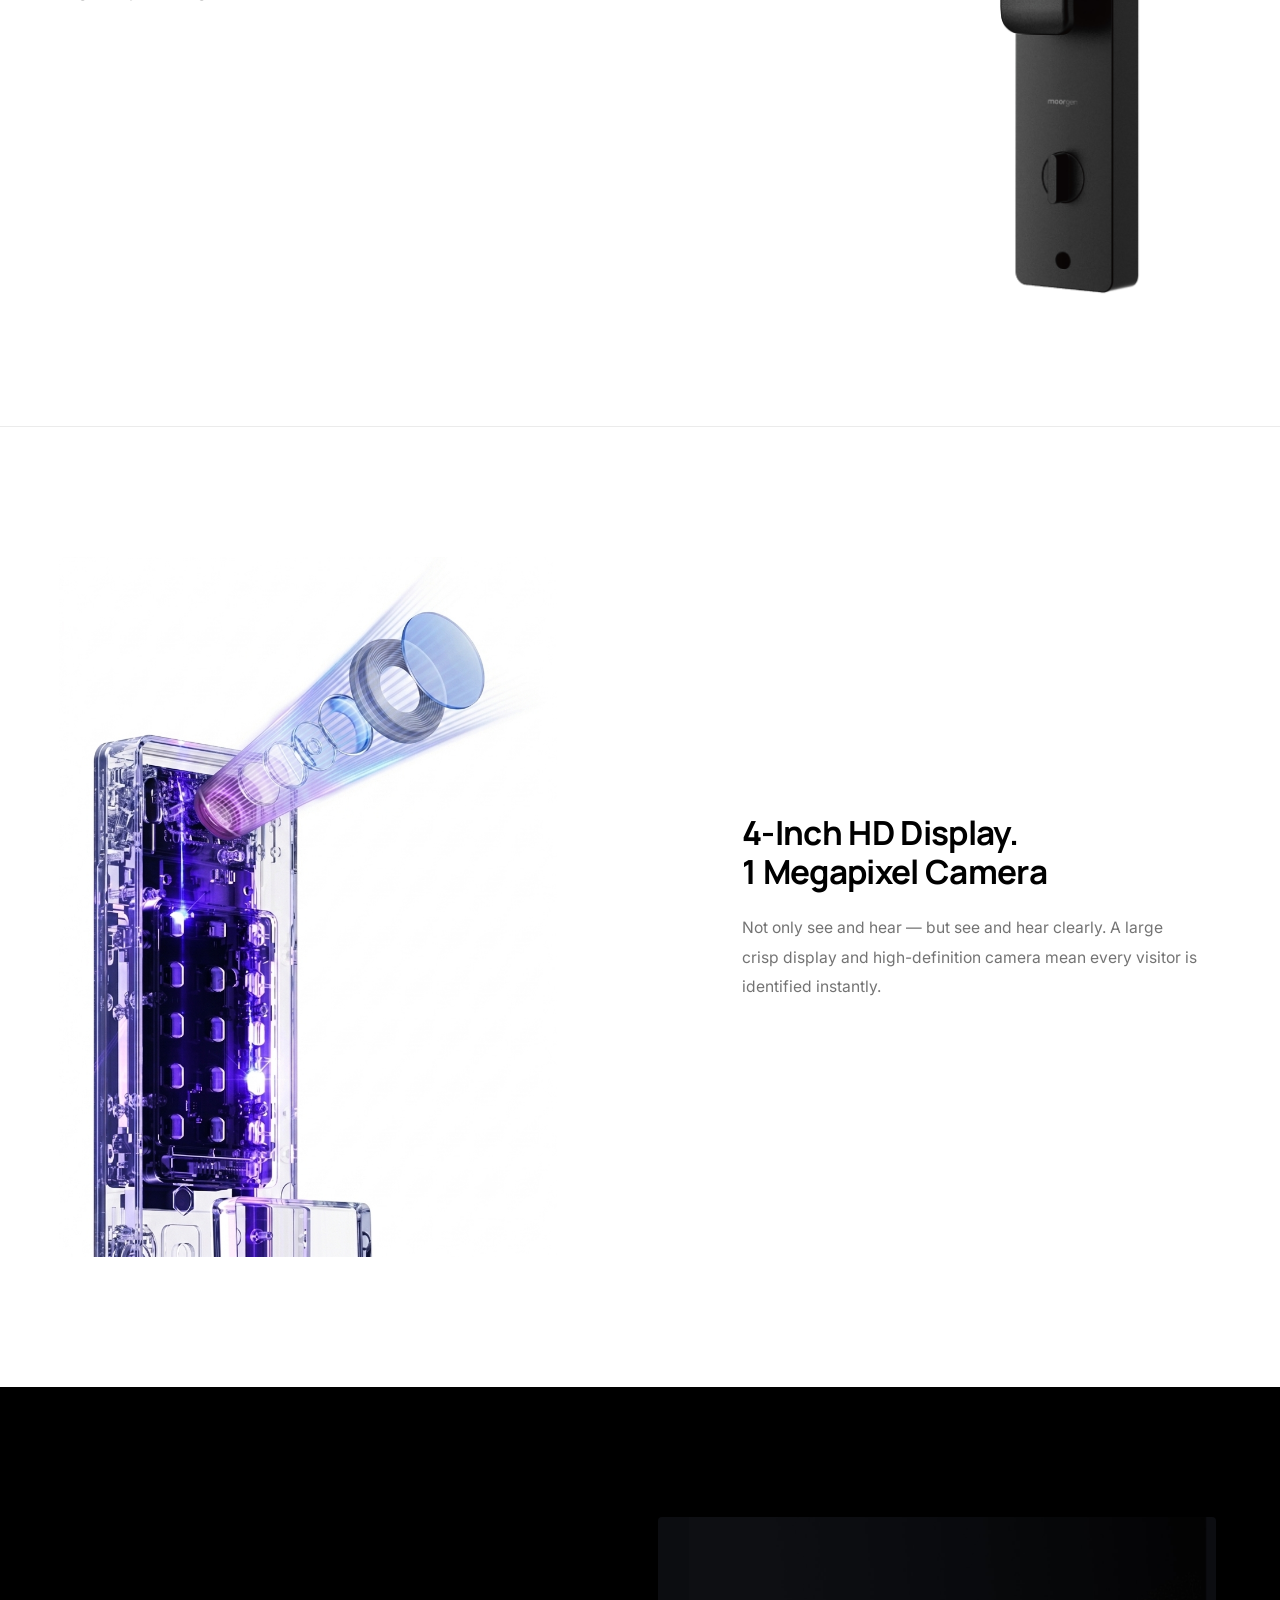
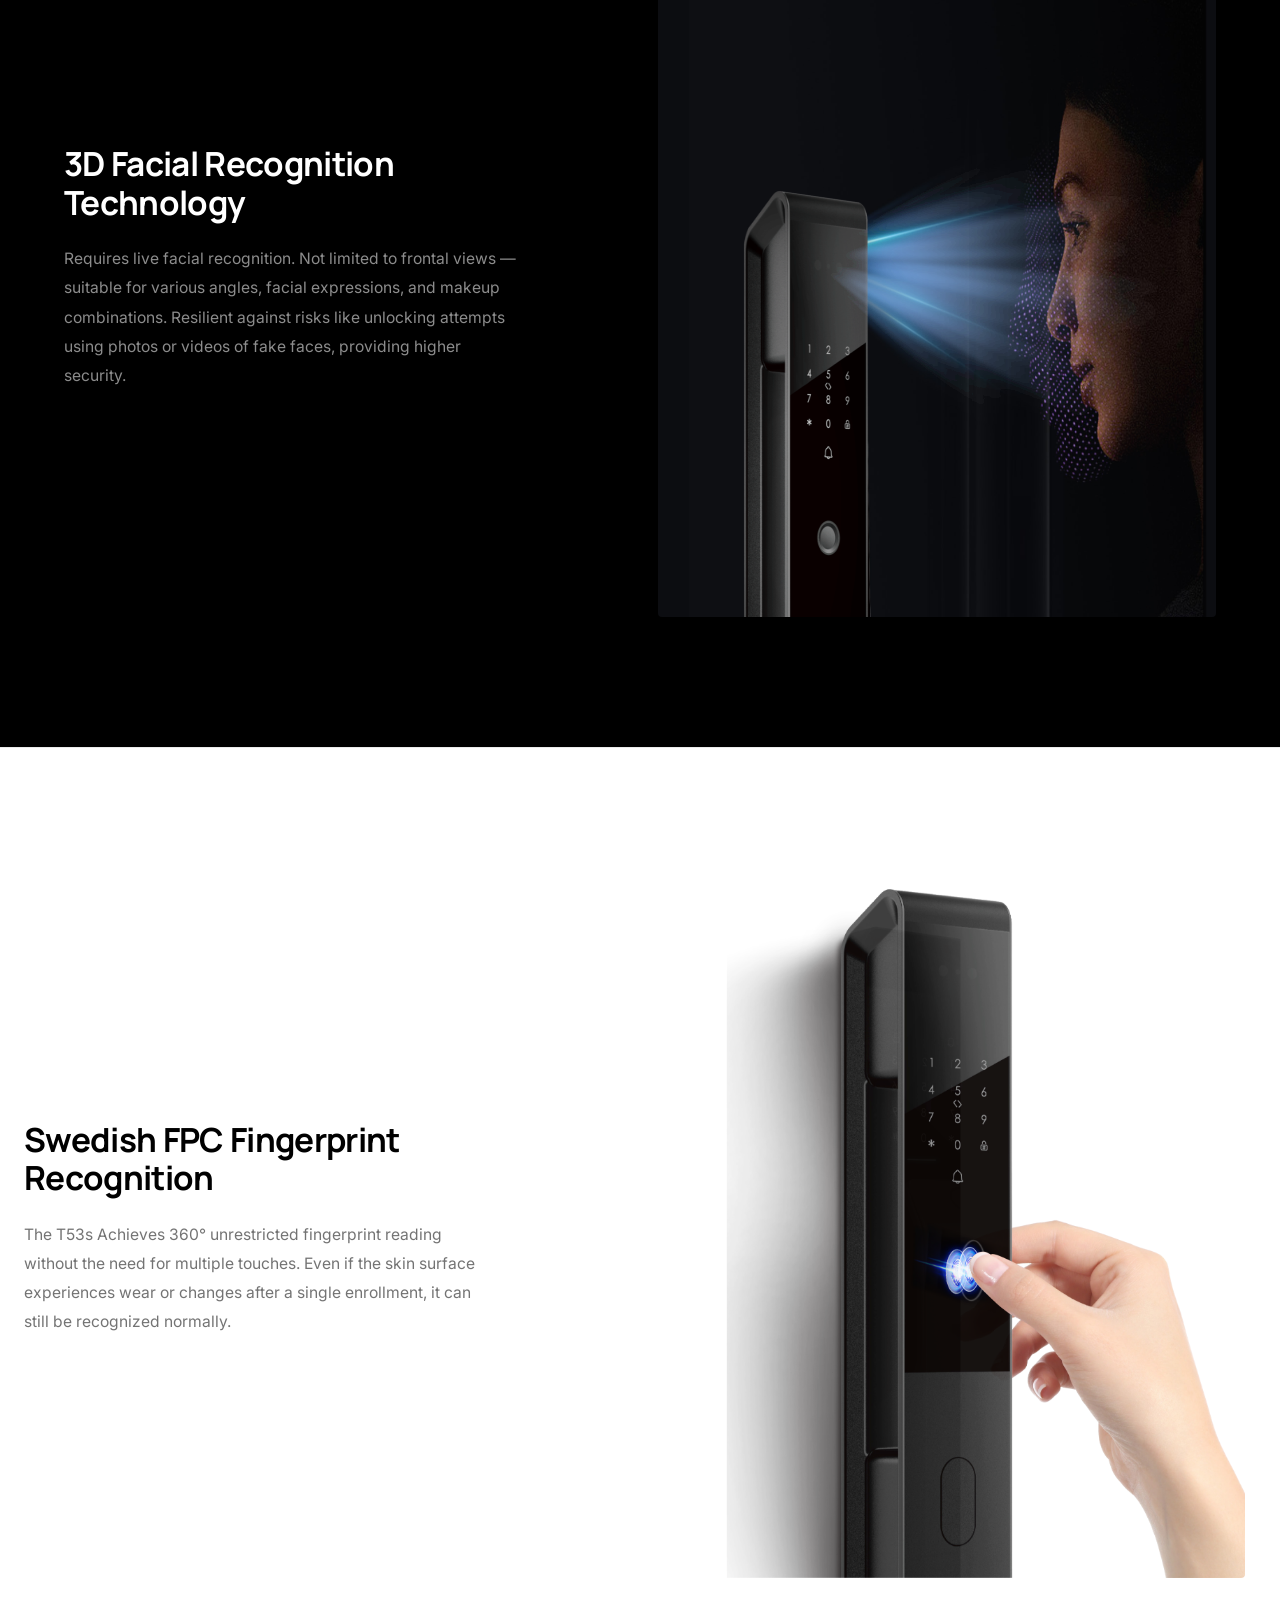
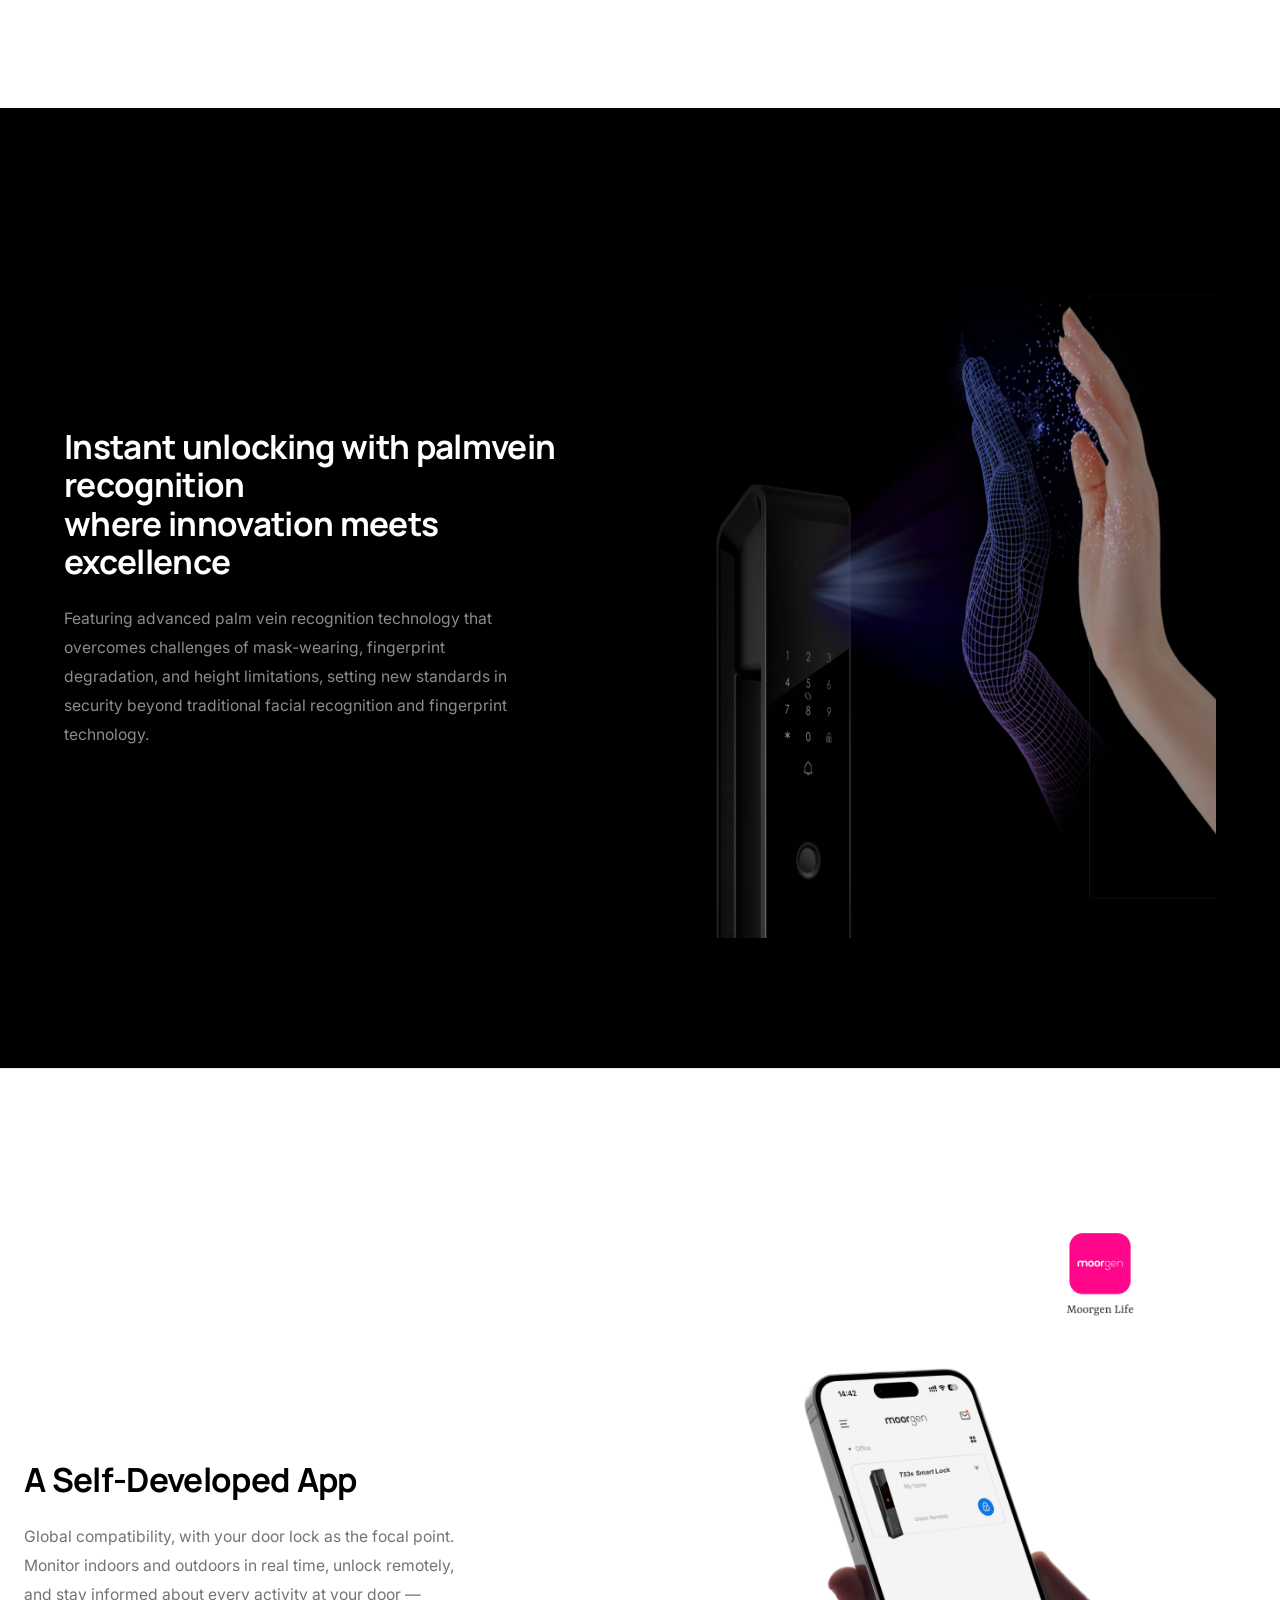
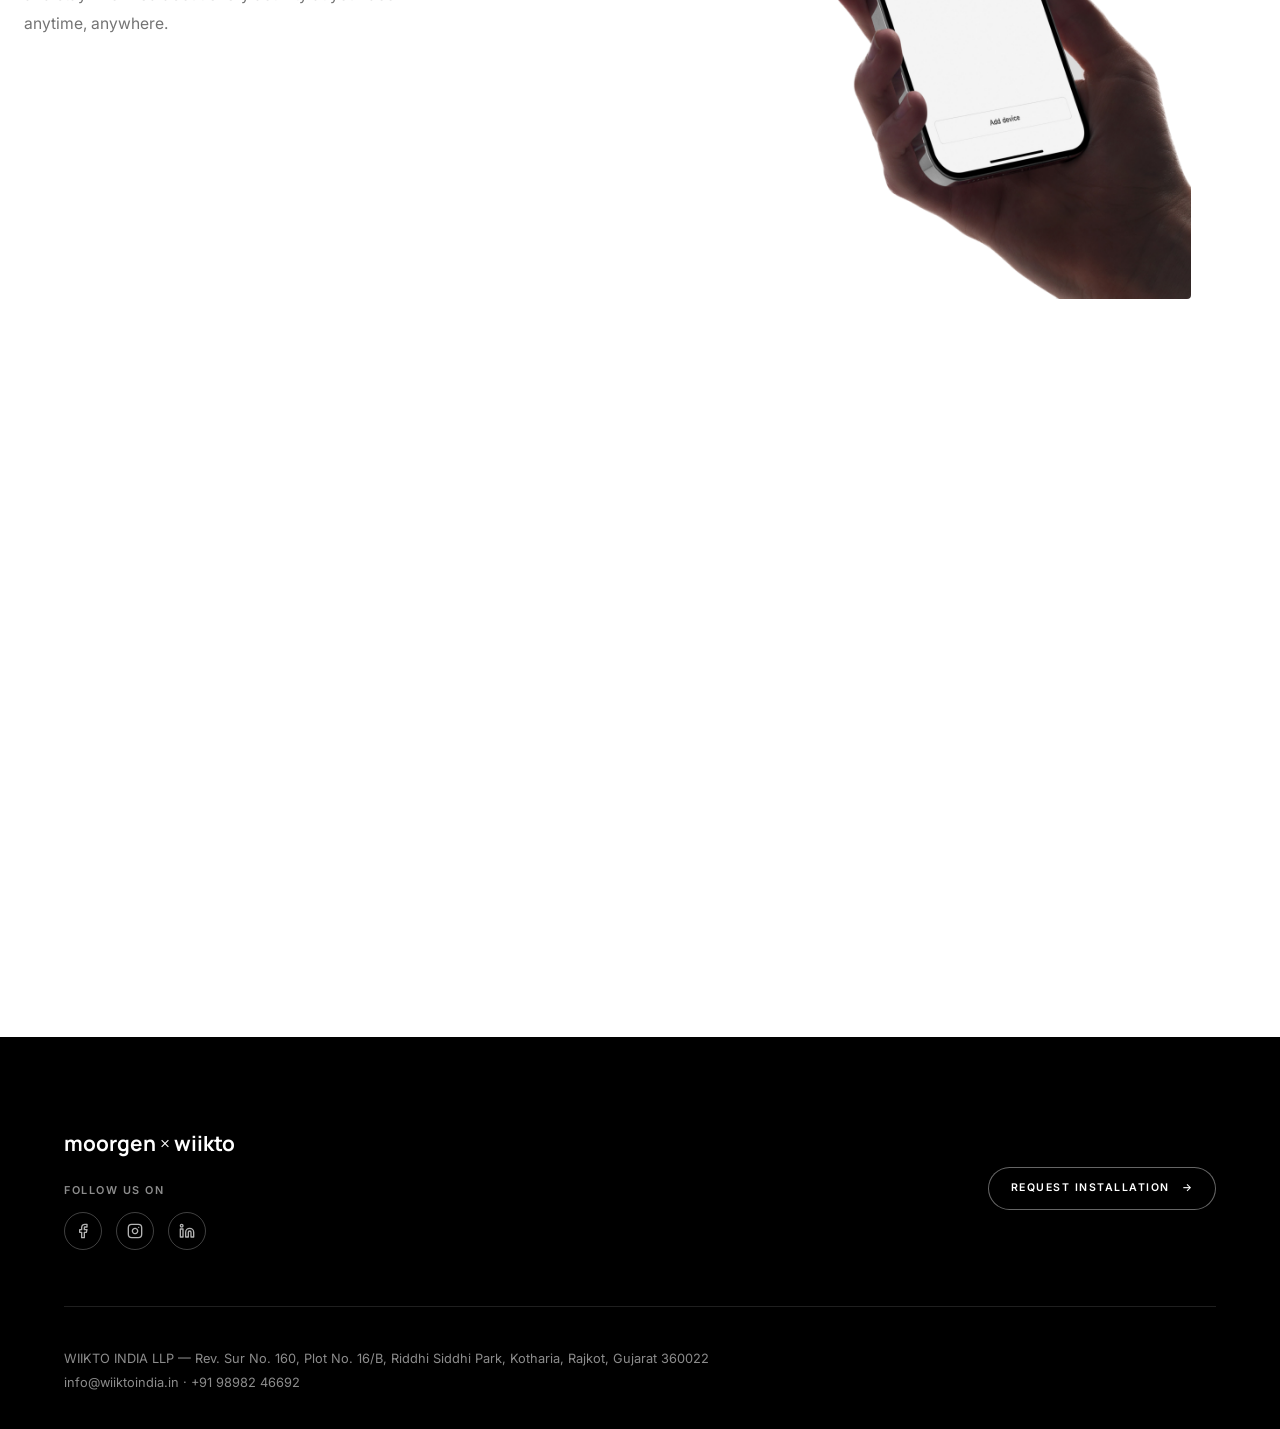
<file: t53s.html>
<!DOCTYPE html>
<html lang="en">
<head>
  <meta charset="UTF-8">
  <meta name="viewport" content="width=device-width, initial-scale=1.0">
  <title>T53s Smart Lock — Moorgen x wiikto</title>
  <meta name="description" content="Moorgen T53s — CNC Crafted Panel, Video Intercom, Facial Recognition, Palm Vein Recognition Unlock.">
  <link rel="preconnect" href="https://fonts.googleapis.com">
  <link rel="preconnect" href="https://fonts.gstatic.com" crossorigin>
  <link href="https://fonts.googleapis.com/css2?family=Inter:wght@300;400;500;600&family=Manrope:wght@300;500;700;800&display=swap" rel="stylesheet">
  <link rel="stylesheet" href="style.css">
  <script src="smooth-scroll.js" defer></script>
  <script src="main.js" defer></script>
</head>
<body>

  <div id="loader"><div class="loader-mark"><span class="loader-word">moorgen</span><div class="loader-bar"></div></div></div>

  <header class="site-header">
    <a href="index.html" class="logo-link"><img src="images/moorgen-logo.png" alt="Moorgen Logo" class="logo"></a>
    <nav class="site-nav">
      <a href="products.html">Products</a>
      <a href="index.html#about">About Us</a>
      <a href="contact.html">Contact Us</a>
    </nav>
    <button class="nav-toggle" aria-label="Toggle menu"><span></span></button>
  </header>

  <!-- ================= PRODUCT HERO ================= -->
  <section class="product-hero">
    <a href="products.html" class="back-link"><span class="arrow-back">&rarr;</span> All Locks</a>
    <div class="product-hero-grid">
      <div class="product-hero-media" data-reveal="zoom">
        <img src="images/t53 hero.png" alt="Moorgen T53s Smart Lock">
      </div>
      <div class="product-hero-body">
        <p class="eyebrow product-hero-tag">T53s &middot; Smart Lock</p>
        <h1 data-split>T53 Series Moorgen Smart Lock</h1>
        <p class="product-hero-desc" data-reveal="up">Video Intercom, <br>Facial Recognition, <br>Palm Vein Recognition, <br>App to Unlock from anywhere</p>
      </div>
    </div>
  </section>

  <!-- FEATURE 1: Quick turn handle design -->
  <section class="feature-capsule reverse" data-reveal="left">
    <div class="capsule-media"><img src="images/t53 qth.png" alt="T53s quick turn handle" loading="lazy"></div>
    <div class="capsule-body">
      <h3>Quick-Turn Handle Design</h3>
      <p>Twist to unlock effortlessly, <br>ensuring safety in emergencies.</p>
    </div>
  </section>

  <!-- FEATURE 2: Camera & Display -->
  <section class="feature-capsule" data-reveal="up">
    <div class="capsule-media"><img src="images/camera_feature .png" alt="T53s 4 inch HD display and 1 megapixel camera" loading="lazy"></div>
    <div class="capsule-body">
      <h3>4-Inch HD Display.<br>1 Megapixel Camera</h3>
      <p>Not only see and hear — but see and hear clearly. A large crisp display and high-definition camera mean every visitor is identified instantly.</p>
    </div>
  </section>
 <!-- FEATURE 3: 3D facial recognition (dark, full-bleed) -->
  <section class="feature-capsule on-dark reverse" data-reveal="zoom">
    <div class="container-inner">
      <div class="capsule-media"><img src="images/t53 face.png" alt="3D facial recognition technology diagram" loading="lazy"></div>
      <div class="capsule-body">
        <h3>3D Facial Recognition Technology</h3>
        <p>Requires live facial recognition. Not limited to frontal views — suitable for various angles, facial expressions, and makeup combinations. Resilient against risks like unlocking attempts using photos or videos of fake faces, providing higher security.</p>
      </div>
    </div>
  </section>
  <!-- FEATURE 4: Swedish FPC Fingerprint Recognitione -->
  <section class="feature-capsule reverse" data-reveal="right">
    <div class="capsule-media"><img src="images/t53 fp.png" alt="T53s Swedish FPC Fingerprint Recognition" loading="lazy"></div>
    <div class="capsule-body">
      <h3>Swedish FPC Fingerprint Recognition</h3>
      <p>The T53s Achieves 360° unrestricted fingerprint reading without the need for multiple touches. Even if the skin surface experiences wear or changes after a single enrollment, it can still be recognized normally.</p>
    </div>
  </section>

  <!-- FEATURE 5: palm  (dark, full-bleed) -->
  <section class="feature-capsule on-dark reverse" data-reveal="zoom">
    <div class="container-inner">
      <div class="capsule-media"><img src="images/t53 palm.png" alt="Vpalm recognisation" loading="lazy"></div>
      <div class="capsule-body">
        <h3>Instant unlocking with palmvein recognition <br>where innovation meets excellence</h3>
        <p>Featuring advanced palm vein recognition technology that overcomes challenges of mask-wearing, fingerprint degradation, and height limitations, setting new standards in security beyond traditional facial recognition and fingerprint technology.</p>
      </div>
    </div>
  </section>

   <!-- FEATURE 6: App -->
  <section class="feature-capsule reverse" data-reveal="right">
    <div class="capsule-media"><img src="images/t53 app.png" alt="Moorgen self-developed app screens" loading="lazy"></div>
    <div class="capsule-body">
      <h3>A Self-Developed App</h3>
      <p>Global compatibility, with your door lock as the focal point. Monitor indoors and outdoors in real time, unlock remotely, and stay informed about every activity at your door — anytime, anywhere.</p>
    </div>
  </section>

    <!-- FEATURE 10: Full specification sheet -->
  <section class="feature-centered full-bleed" data-reveal="fade">
    <img src="images/t53 details.png" alt="T53s specifications and details">
  </section>

  <footer id="contact" class="site-footer">
    <div class="container">
      <div class="footer-top">
        <div class="footer-brand">
          <span class="footer-logo">moorgen <em>&times;</em> wiikto</span>
          <div class="footer-social-group">
            <p class="footer-social-label">Follow us on</p>
            <div class="footer-social">
            <a href="https://www.facebook.com/share/1DtzUpLMfY/?mibextid=wwXIfr" aria-label="Follow us on Facebook" target="_blank" rel="noopener noreferrer"><svg viewBox="0 0 24 24" fill="none" stroke="currentColor" stroke-width="2" stroke-linecap="round" stroke-linejoin="round" aria-hidden="true"><path d="M18 2h-3a5 5 0 0 0-5 5v3H7v4h3v8h4v-8h3l1-4h-4V7a1 1 0 0 1 1-1h3z"/></svg></a>
            <a href="https://www.instagram.com/moorgen_x_wiikto?igsh=cGJncml6ZGd2OGpv" aria-label="Follow us on Instagram" target="_blank" rel="noopener noreferrer"><svg viewBox="0 0 24 24" fill="none" stroke="currentColor" stroke-width="2" stroke-linecap="round" stroke-linejoin="round" aria-hidden="true"><rect x="2" y="2" width="20" height="20" rx="5" ry="5"/><path d="M16 11.37A4 4 0 1 1 12.63 8 4 4 0 0 1 16 11.37z"/><line x1="17.5" y1="6.5" x2="17.51" y2="6.5"/></svg></a>
            <a href="https://www.linkedin.com/in/moorgen-x-wiikto-india-3037223a9?utm_source=share_via&amp;utm_content=profile&amp;utm_medium=member_ios" aria-label="Follow us on LinkedIn" target="_blank" rel="noopener noreferrer"><svg viewBox="0 0 24 24" fill="none" stroke="currentColor" stroke-width="2" stroke-linecap="round" stroke-linejoin="round" aria-hidden="true"><path d="M16 8a6 6 0 0 1 6 6v7h-4v-7a2 2 0 0 0-2-2 2 2 0 0 0-2 2v7h-4v-7a6 6 0 0 1 6-6z"/><rect x="2" y="9" width="4" height="12"/><circle cx="4" cy="4" r="2"/></svg></a>
            </div>
          </div>
        </div>
        <div class="footer-ctas">
          <a href="installation-request.html" class="btn btn-outline-dark is-small" data-magnetic>Request Installation <span class="arrow">&rarr;</span></a>
        </div>
      </div>
      <div class="footer-bottom">
        <div>
          <p>WIIKTO INDIA LLP — Rev. Sur No. 160, Plot No. 16/B, Riddhi Siddhi Park, Kotharia, Rajkot, Gujarat 360022</p>
          <p>info@wiiktoindia.in &middot; +91 98982 46692</p>
        </div>
      </div>
    </div>
  </footer>

</body>
</html>
</file>
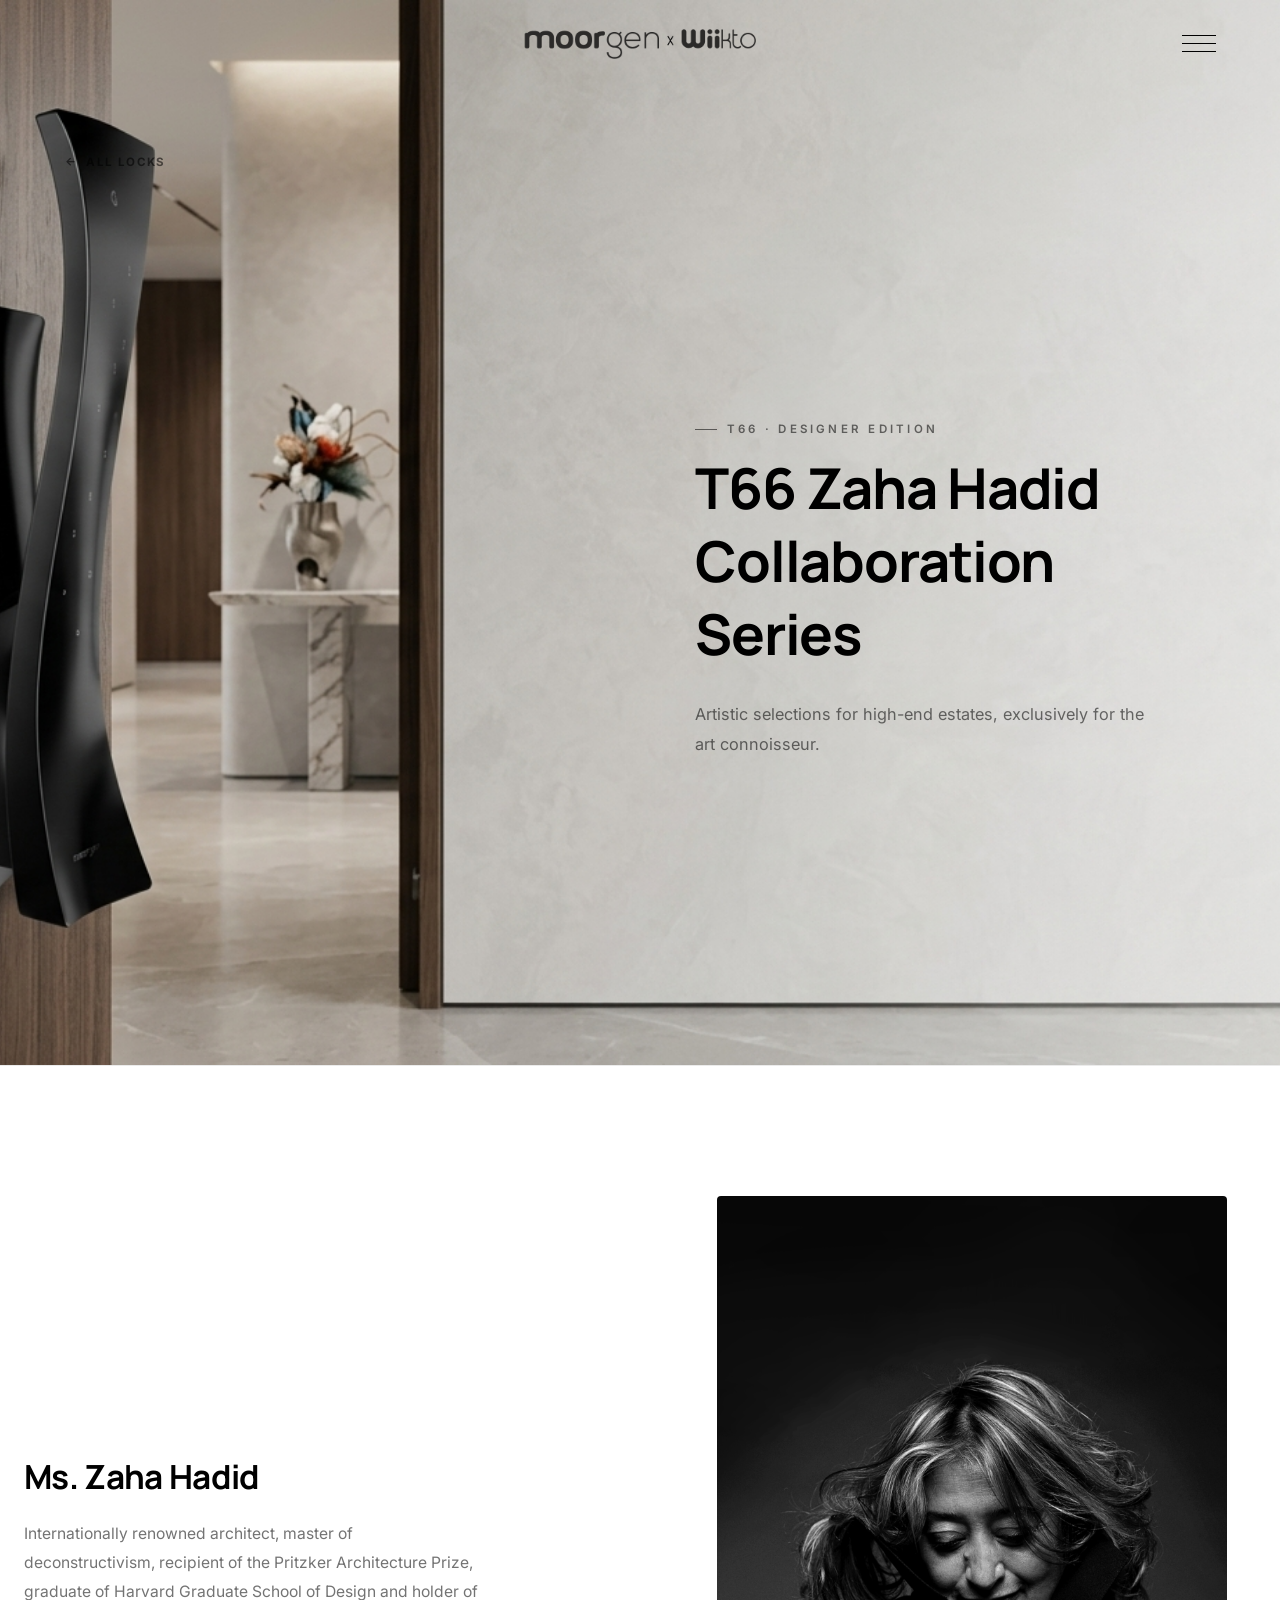
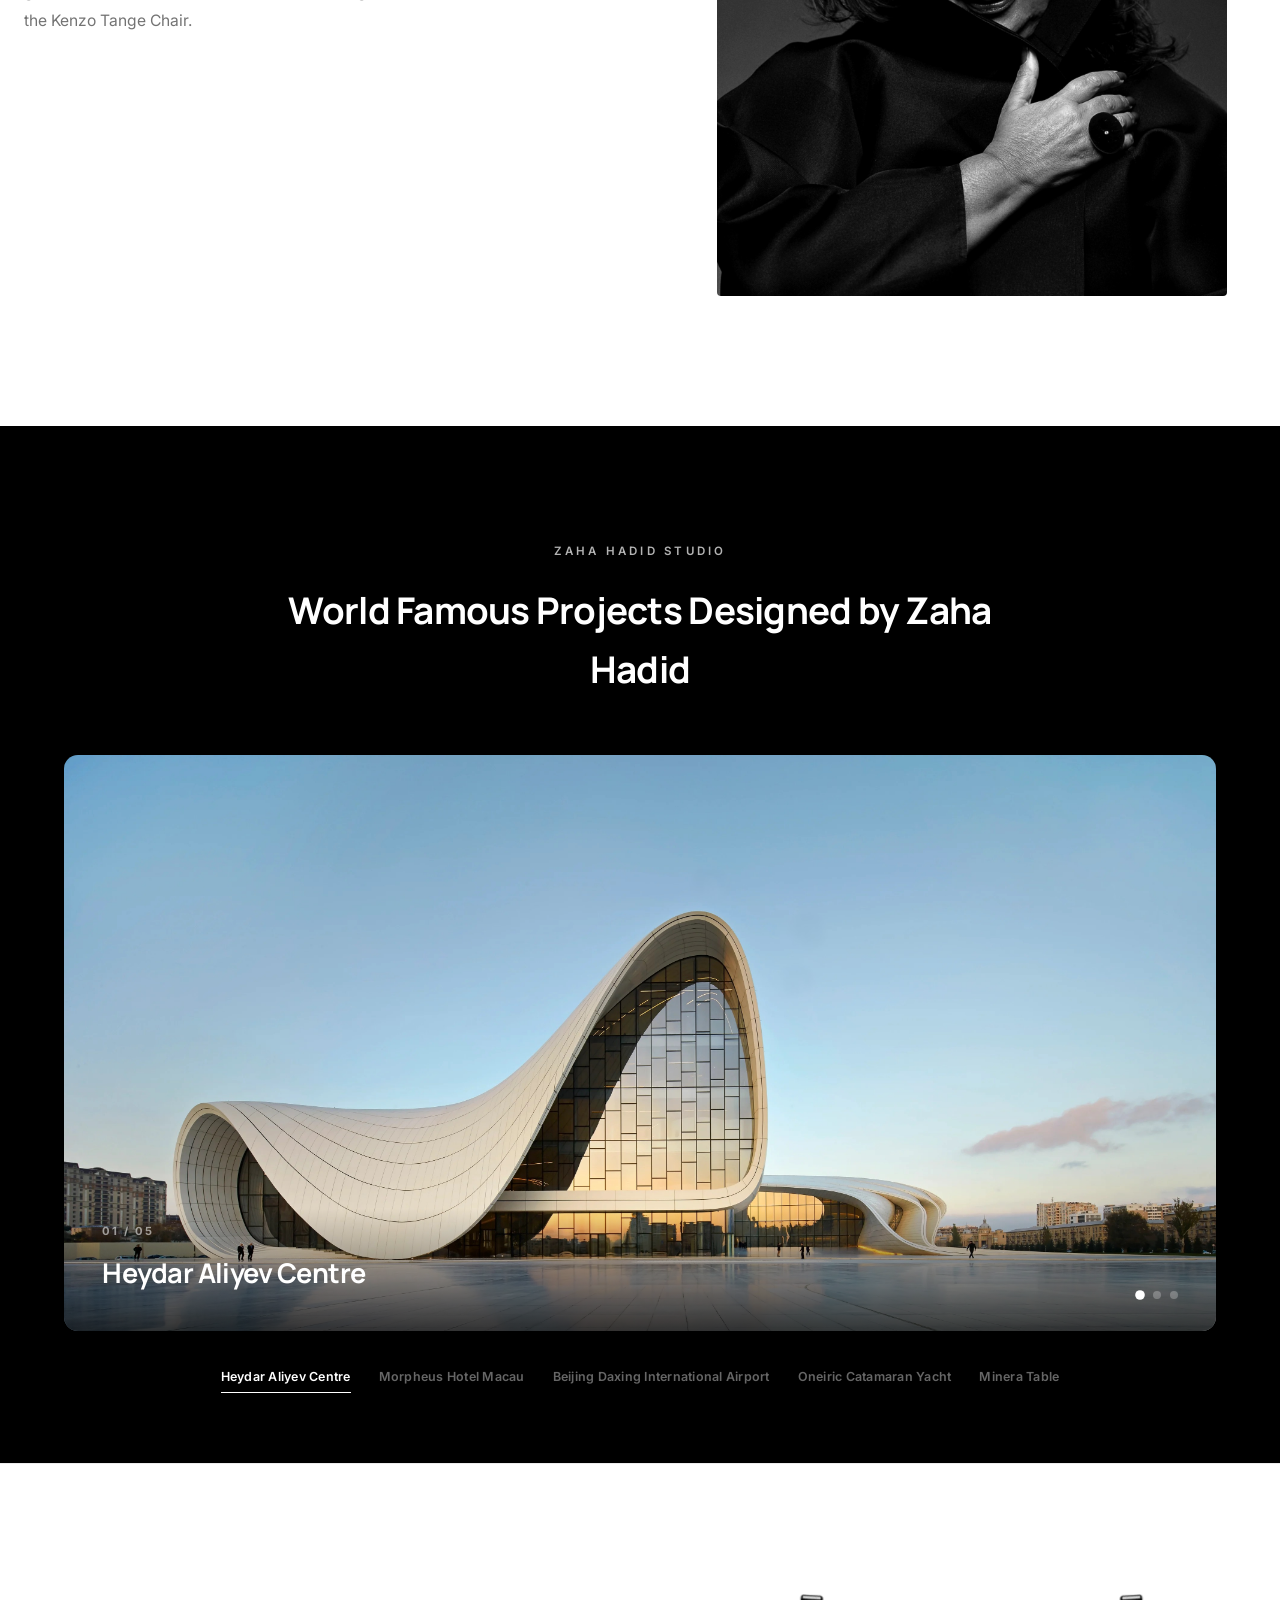
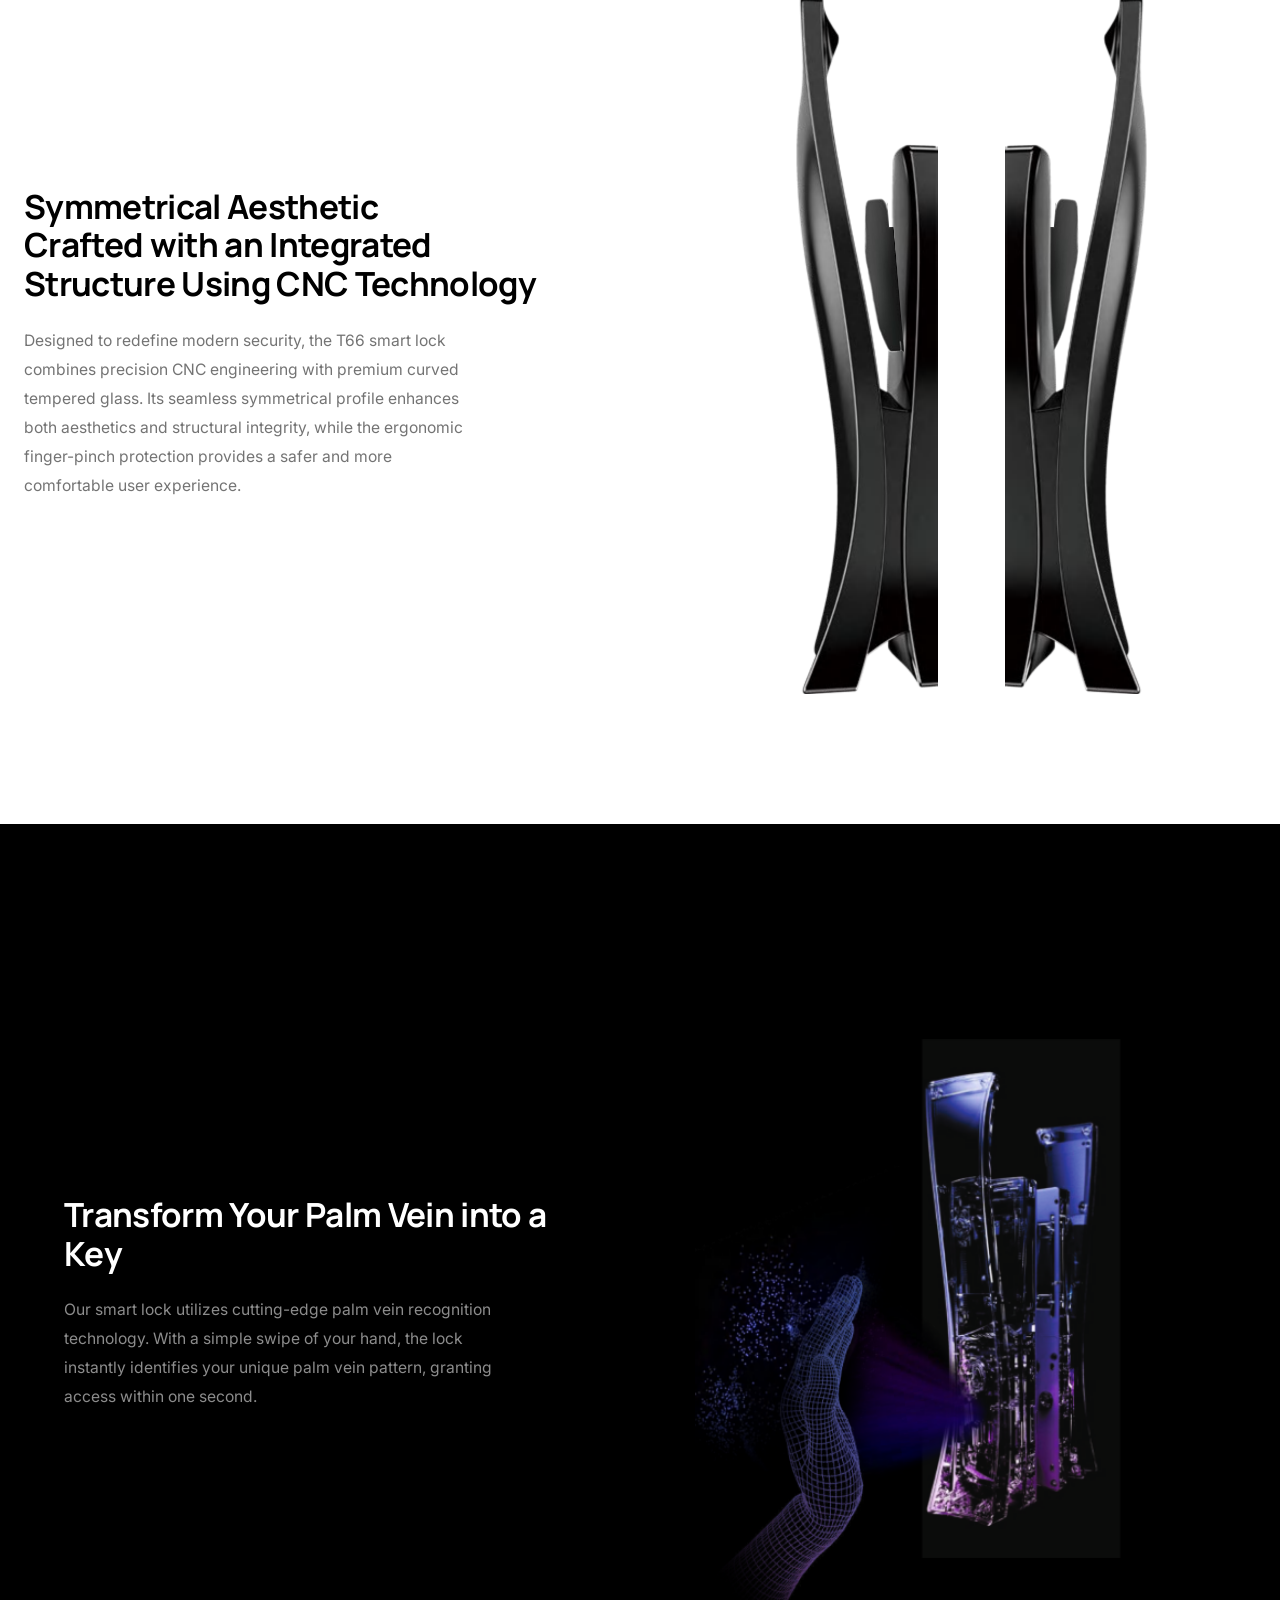
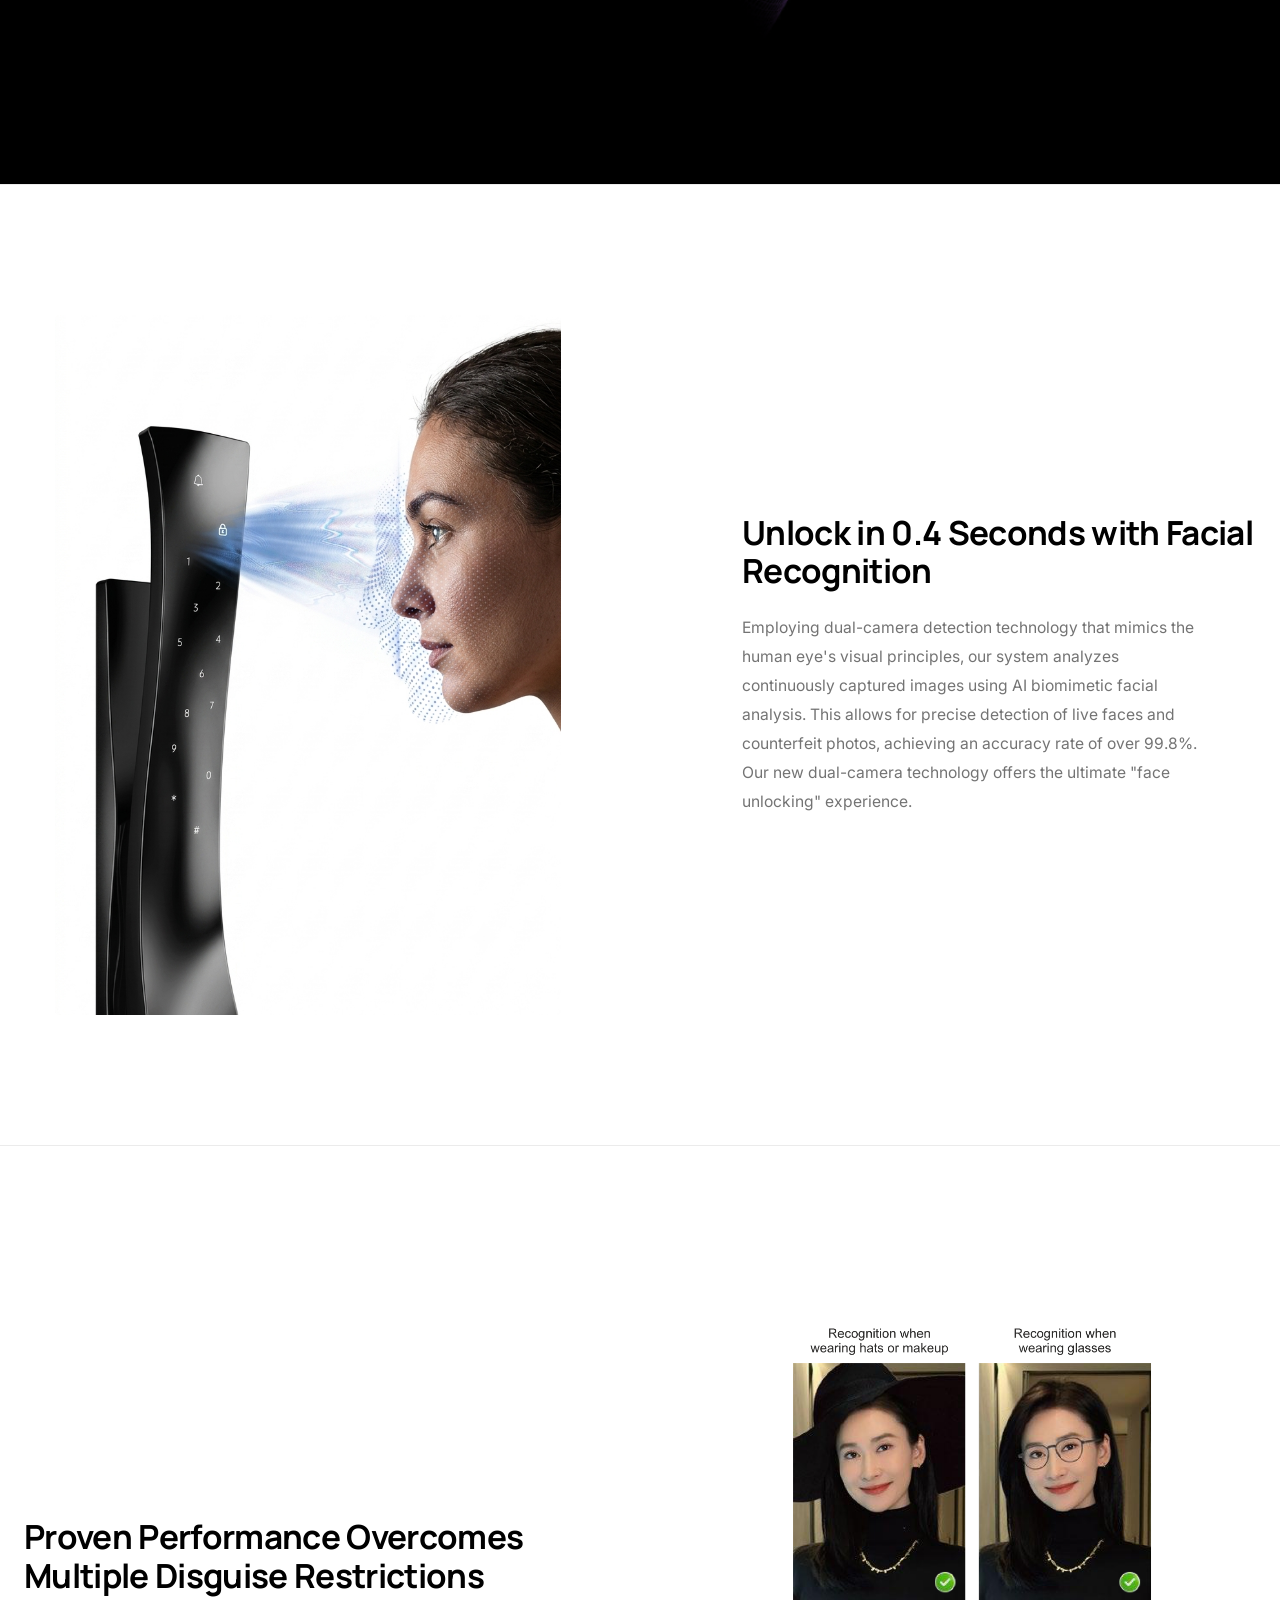
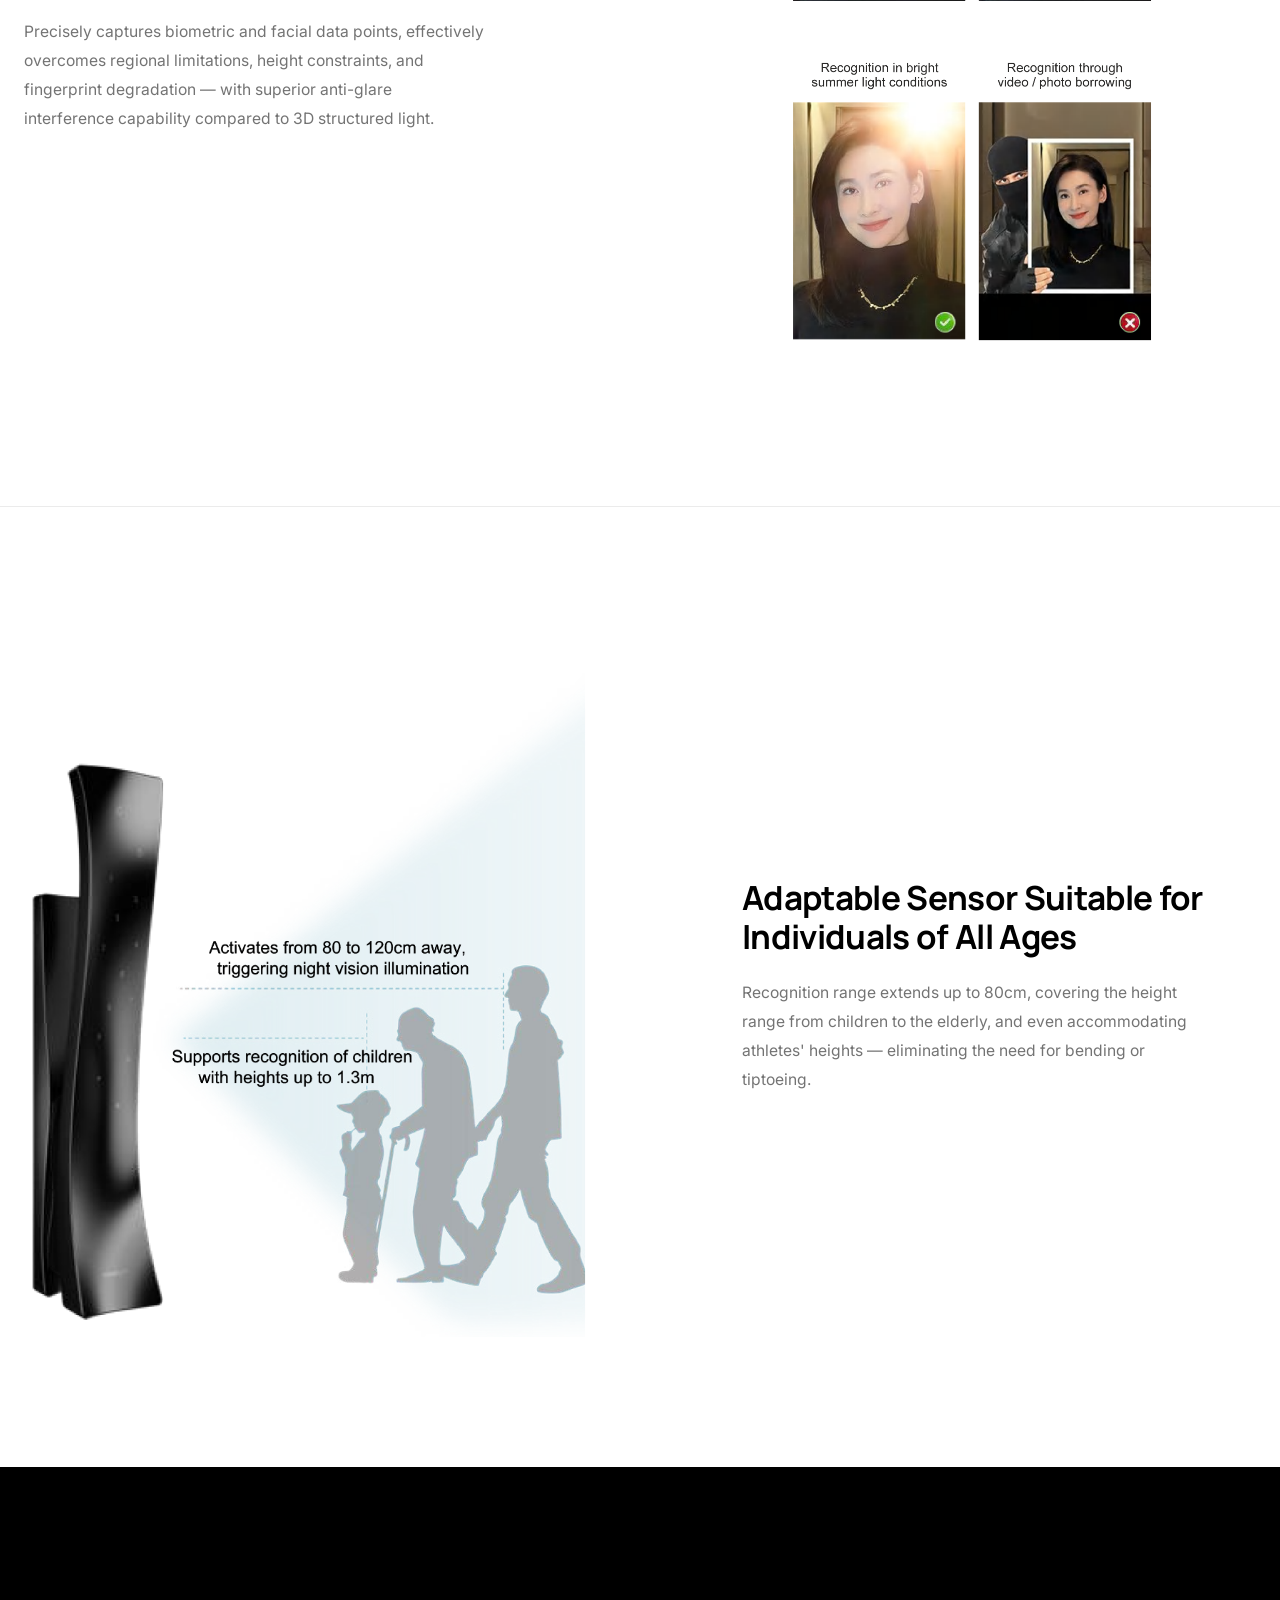
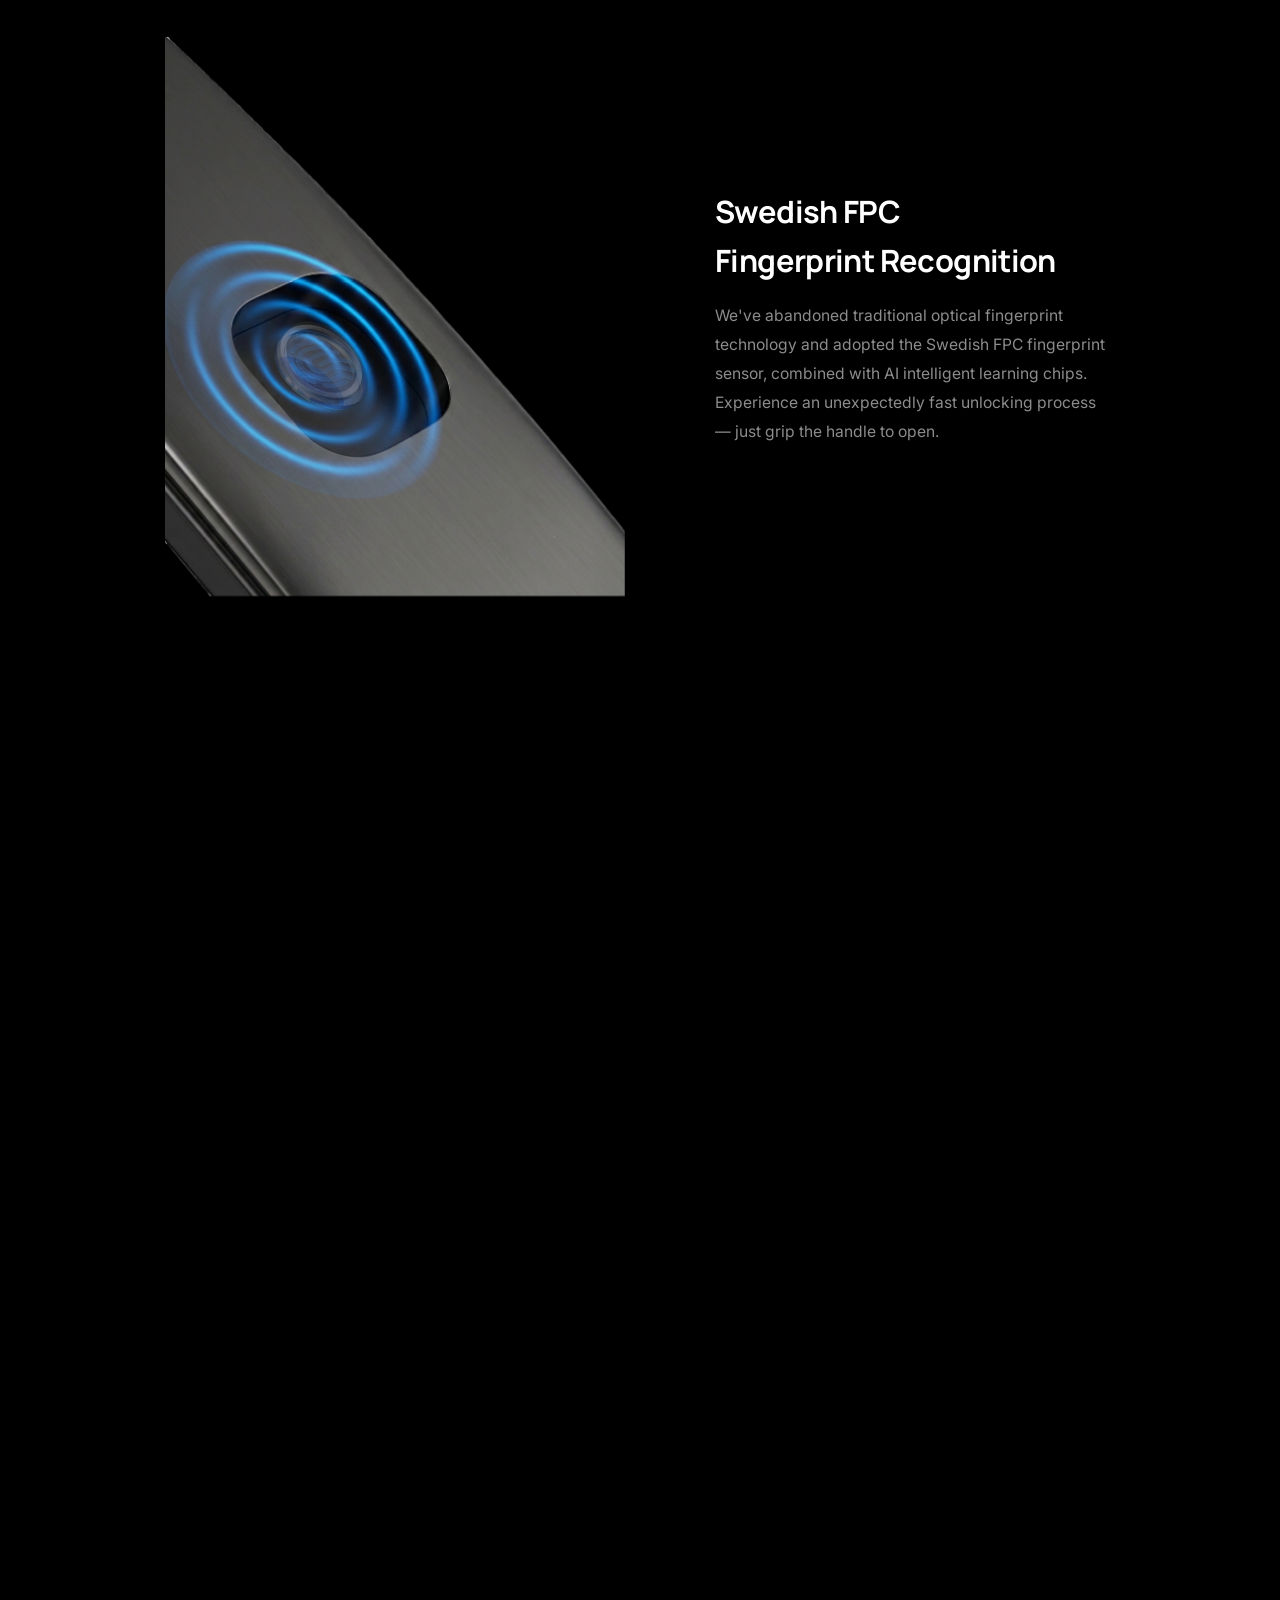
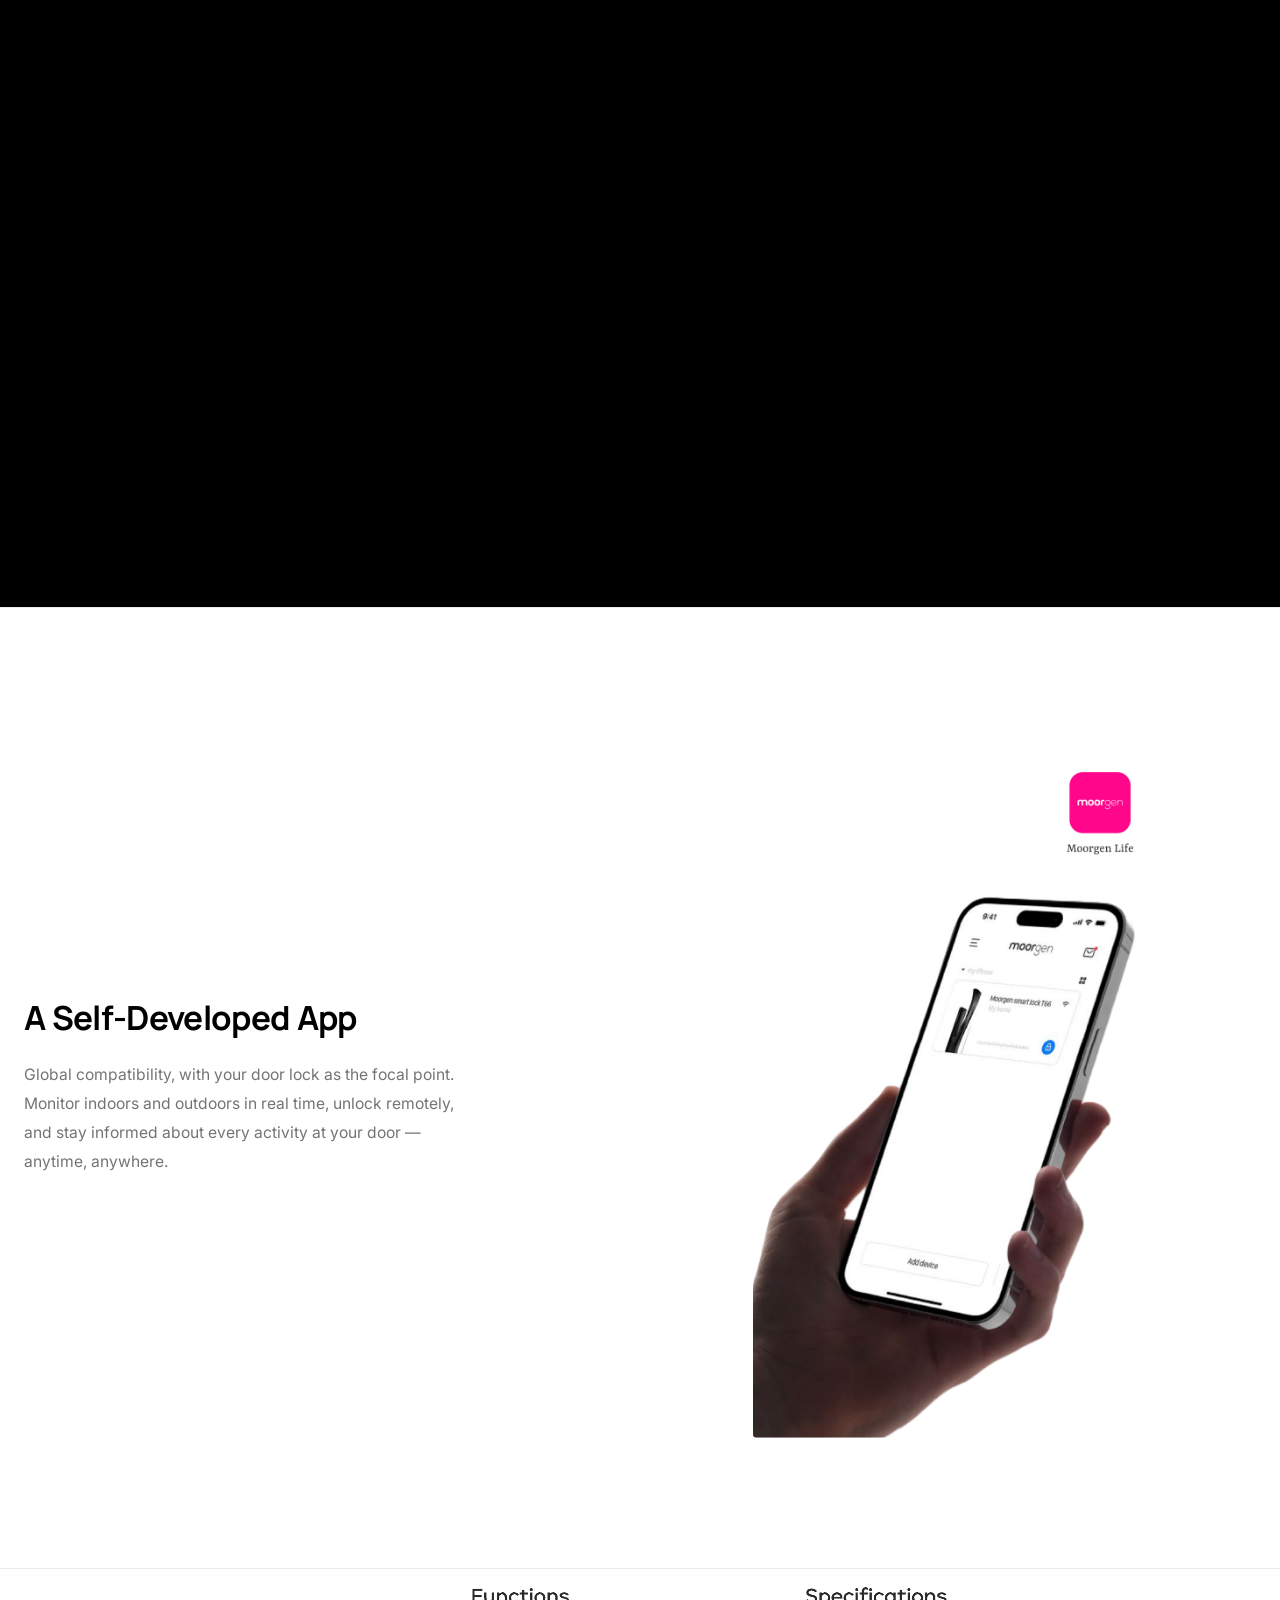
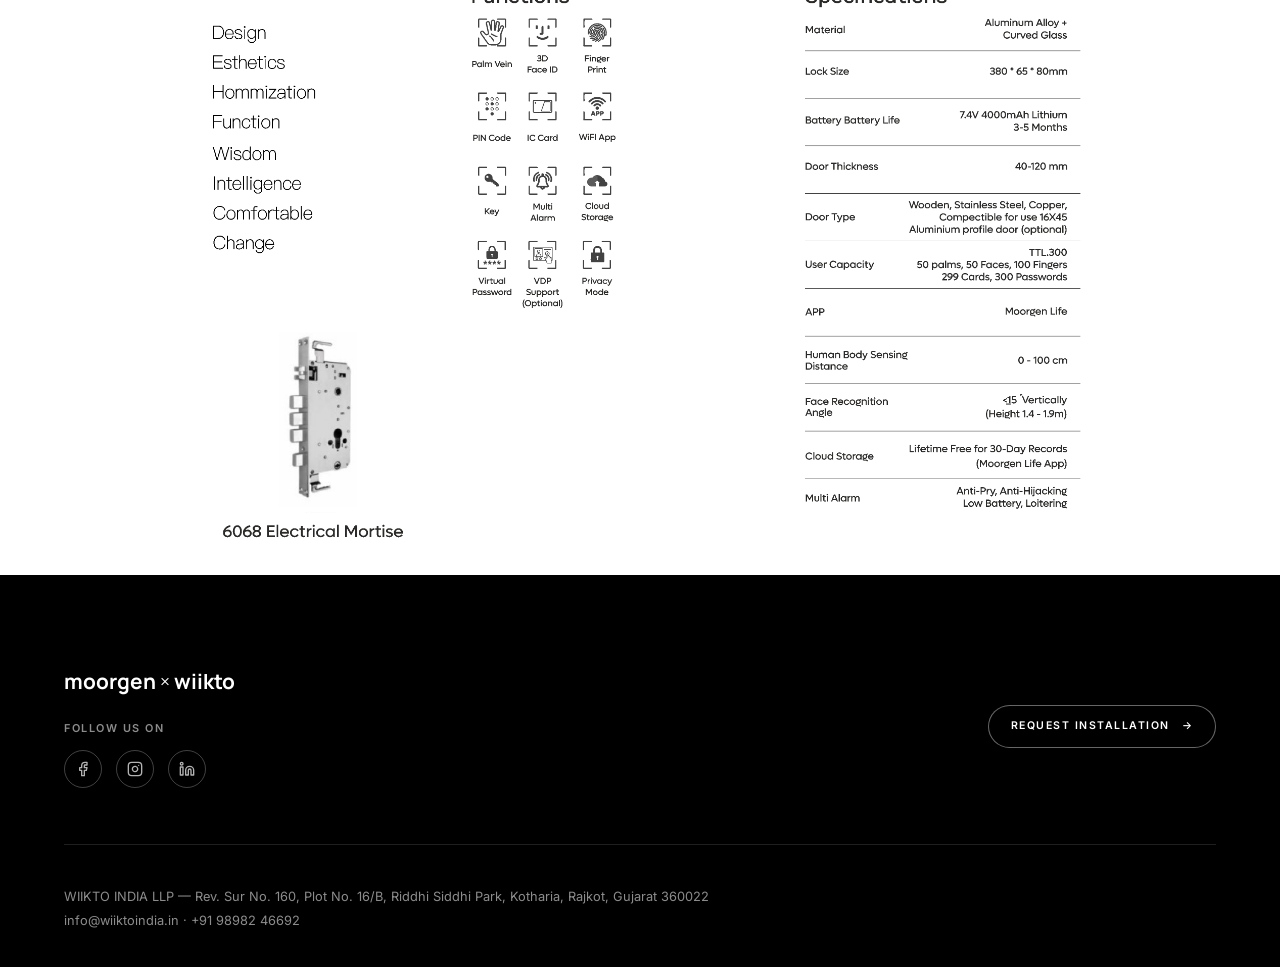
<file: t66zaha.html>
<!DOCTYPE html>
<html lang="en">
<head>
  <meta charset="UTF-8">
  <meta name="viewport" content="width=device-width, initial-scale=1.0">
  <title>T66 Zaha Hadid Collaboration — Moorgen x WIIKTO</title>
  <meta name="description" content="Moorgen T66 — co-designed with the Zaha Hadid studio. Palm vein, facial recognition and Swedish FPC fingerprint sensing in a sculptural smart lock.">
  <link rel="preconnect" href="https://fonts.googleapis.com">
  <link rel="preconnect" href="https://fonts.gstatic.com" crossorigin>
  <link href="https://fonts.googleapis.com/css2?family=Inter:wght@300;400;500;600&family=Manrope:wght@300;500;700;800&display=swap" rel="stylesheet">
  <link rel="stylesheet" href="style.css">
  <script src="smooth-scroll.js" defer></script>
  <script src="main.js" defer></script>
  <style>
    /* Page-specific only: the T66 hero uses the real installed lifestyle
       photo ("t66 pbg.png") as a true full-bleed background — edge to
       edge of the screen, behind the whole section — same technique as
       .story-pin's full-bleed breakout on index.html. The text column
       and back-link are untouched; they simply sit on top of it. */
    .product-hero.t66-photo-hero { position: relative; }
    .t66-hero-bg {
      position: absolute;
      top: 0; bottom: 0;
      left: 50%;
      width: 100vw;
      transform: translateX(-50%);
      z-index: 0;
      overflow: hidden;
    }
    .t66-hero-bg img {
      width: 100%; height: 100%;
      max-width: none; max-height: none;
      object-fit: cover;
      object-position: center;
      display: block;
    }
    .product-hero.t66-photo-hero .back-link,
    .product-hero.t66-photo-hero .product-hero-grid {
      position: relative;
      z-index: 1;
    }
    /* Desktop only: this page's own floating cutout image stays hidden —
       the full-bleed background above is the only image desktop shows.
       visibility:hidden (not display:none) — .product-hero-media's own
       height:800px is what gives the whole hero section its height, so
       it needs to stay in layout, just invisible. */
    .product-hero.t66-photo-hero .product-hero-media { visibility: hidden; }

    @media (max-width: 900px) {
      /* Below the tablet breakpoint, drop the full-bleed background
         photo entirely and fall back to the exact same pattern every
         other product page uses on mobile: plain white background, the
         floating "t66 hero.png" cutout render, plain black text — no
         overlay, no backdrop, nothing page-specific. Desktop (above
         900px) is untouched by this block. */
      .t66-hero-bg { display: none; }
      .product-hero.t66-photo-hero .product-hero-media { visibility: visible; }
    }

    /* -----------------------------------------------------------------
       ZAHA HADID PROJECTS — smooth image showcase, page-specific only.
       Full-bleed dark section: header, a large crossfading image stage
       with project name/count overlay, dot navigation for that project's
       own 3 photos, and a tab row to switch between the 5 projects.
       ----------------------------------------------------------------- */
    .zp-showcase {
      width: 100vw;
      margin-left: calc(50% - 50vw);
      max-width: 100vw;
      background: var(--black);
      color: var(--white);
      padding: 110px clamp(24px, 5vw, 64px) 70px;
      border-top: 1px solid var(--ink-08);
    }
    .zp-header { text-align: center; max-width: 720px; margin: 0 auto 56px; }
    .zp-header h2 { color: var(--white); font-size: clamp(1.6rem, 3vw, 2.3rem); margin-top: 18px; }

    .zp-stage {
      position: relative;
      max-width: var(--container);
      margin: 0 auto;
      aspect-ratio: 16 / 8;
      border-radius: 14px;
      overflow: hidden;
      background: #0a0a0a;
    }
    .zp-stage-images { position: absolute; inset: 0; }
    .zp-img {
      position: absolute; inset: 0;
      width: 100%; height: 100%;
      max-width: none; max-height: none;
      object-fit: cover;
      opacity: 0;
      transition: opacity 1s var(--ease-lux);
    }
    .zp-img.is-active { opacity: 1; }
    .zp-stage-info {
      position: absolute; left: 0; right: 0; bottom: 0;
      padding: 36px clamp(20px, 3vw, 44px);
      background: linear-gradient(to top, rgba(0,0,0,0.75) 0%, rgba(0,0,0,0) 85%);
      pointer-events: none;
    }
    .zp-count {
      font-family: var(--font-body);
      font-size: 0.7rem; font-weight: 700; letter-spacing: 0.18em;
      color: var(--snow-55); margin-bottom: 10px;
    }
    .zp-name { color: var(--white); font-size: clamp(1.2rem, 2.2vw, 1.7rem); }
    .zp-dots {
      position: absolute; right: clamp(20px, 3vw, 44px); bottom: 32px;
      display: flex; gap: 9px;
    }
    .zp-dot {
      width: 8px; height: 8px; border-radius: 50%;
      background: var(--snow-25);
      border: none; padding: 0; cursor: pointer;
      transition: background 0.3s ease, transform 0.3s ease;
    }
    .zp-dot.is-active { background: var(--white); transform: scale(1.2); }

    .zp-tabs {
      max-width: var(--container);
      margin: 30px auto 0;
      display: flex;
      flex-wrap: wrap;
      gap: 10px 28px;
      justify-content: center;
    }
    .zp-tab {
      font-family: var(--font-body); font-size: 0.78rem; font-weight: 600; letter-spacing: 0.02em;
      background: none; border: none; cursor: pointer;
      padding: 8px 0;
      color: var(--snow-40);
      border-bottom: 1px solid transparent;
      transition: color 0.3s ease, border-color 0.3s ease;
    }
    .zp-tab:hover { color: var(--snow-70); }
    .zp-tab.is-active { color: var(--white); border-color: var(--white); }

    @media (max-width: 900px) {
      .zp-stage { aspect-ratio: 4 / 3; border-radius: 10px; }
      .zp-tabs { gap: 8px 20px; }
      .zp-tab { font-size: 0.72rem; }
    }
    @media (max-width: 560px) {
      .zp-stage { aspect-ratio: 3 / 4; }
      .zp-dots { bottom: 22px; right: 20px; }
      .zp-stage-info { padding: 24px 20px; }
    }
    @media (prefers-reduced-motion: reduce) {
      .zp-img { transition: none; }
    }
  </style>
</head>
<body>

  <div id="loader"><div class="loader-mark"><span class="loader-word">moorgen</span><div class="loader-bar"></div></div></div>

  <header class="site-header">
    <a href="index.html" class="logo-link"><img src="images/moorgen-logo.png" alt="Moorgen Logo" class="logo"></a>
    <nav class="site-nav">
      <a href="products.html">Products</a>
      <a href="index.html#about">About Us</a>
      <a href="contact.html">Contact Us</a>
    </nav>
    <button class="nav-toggle" aria-label="Toggle menu"><span></span></button>
  </header>

  <!-- ================= PRODUCT HERO ================= -->
  <section class="product-hero t66-photo-hero">
    <div class="t66-hero-bg">
      <img src="images/t66 pbg.png" alt="Moorgen T66 Zaha Hadid Collaboration smart lock installed on a door">
    </div>
    <a href="products.html" class="back-link"><span class="arrow-back">&rarr;</span> All Locks</a>
    <div class="product-hero-grid">
      <div class="product-hero-media">
        <img src="images/t66 hero.png" alt="Moorgen T66 Zaha Hadid Collaboration smart lock">
      </div>
      <div class="product-hero-body">
        <p class="eyebrow product-hero-tag">T66 &middot; Designer Edition</p>
        <h1 data-split>T66 Zaha Hadid Collaboration Series</h1>
        <p class="product-hero-desc" data-reveal="up">Artistic selections for high-end estates, exclusively for the art connoisseur.</p>
      </div>
    </div>
  </section>

  <!-- FEATURE 1: Ms. Zaha Hadid -->
  <section class="feature-capsule reverse" data-reveal="left">
    <div class="capsule-media"><img src="images/zhd.png" alt="Zaha Hadid portrait" loading="lazy"></div>
    <div class="capsule-body">
      <h3>Ms. Zaha Hadid</h3>
      <p>Internationally renowned architect, master of deconstructivism, recipient of the Pritzker Architecture Prize, graduate of Harvard Graduate School of Design and holder of the Kenzo Tange Chair.</p>
    </div>
  </section>

  <!-- FEATURE 2: Zaha Hadid projects — smooth image showcase -->
  <section class="zp-showcase" id="zpShowcase">
    <div class="zp-header">
      <p class="eyebrow center on-dark">Zaha Hadid Studio</p>
      <h2>World Famous Projects Designed by Zaha Hadid</h2>
    </div>

    <div class="zp-stage">
      <div class="zp-stage-images" id="zpStageImages"></div>
      <div class="zp-stage-info">
        <p class="zp-count" id="zpCount">01 / 05</p>
        <h3 class="zp-name" id="zpName">Heydar Aliyev Centre</h3>
      </div>
      <div class="zp-dots" id="zpDots"></div>
    </div>

    <div class="zp-tabs" id="zpTabs"></div>
  </section>

  <!-- FEATURE 3: Symmetrical CNC design -->
  <section class="feature-capsule reverse" data-reveal="right">
    <div class="capsule-media"><img src="images/t66 side.png" alt="T66 symmetrical design" loading="lazy"></div>
    <div class="capsule-body">
      <h3>Symmetrical Aesthetic<br>Crafted with an Integrated Structure Using CNC Technology</h3>
      <p>Designed to redefine modern security, the T66 smart lock combines precision CNC engineering with premium curved tempered glass. Its seamless symmetrical profile enhances both aesthetics and structural integrity, while the ergonomic finger-pinch protection provides a safer and more comfortable user experience.</p>
    </div>
  </section>

  <!-- FEATURE 4: Palm vein (dark, full-bleed) -->
  <section class="feature-capsule on-dark reverse" data-reveal="zoom">
    <div class="container-inner">
      <div class="capsule-media"><img src="images/t66 palm.png" alt="Palm vein recognition" loading="lazy"></div>
      <div class="capsule-body">
        <h3>Transform Your Palm Vein into a Key</h3>
        <p>Our smart lock utilizes cutting-edge palm vein recognition technology. With a simple swipe of your hand, the lock instantly identifies your unique palm vein pattern, granting access within one second.</p>
      </div>
    </div>
  </section>

  <!-- FEATURE 5: Facial recognition -->
  <section class="feature-capsule" data-reveal="up">
    <div class="capsule-media"><img src="images/t66 face .png" alt="Facial recognition unlocking" loading="lazy"></div>
    <div class="capsule-body">
      <h3>Unlock in 0.4 Seconds with Facial Recognition</h3>
      <p>Employing dual-camera detection technology that mimics the human eye's visual principles, our system analyzes continuously captured images using AI biomimetic facial analysis. This allows for precise detection of live faces and counterfeit photos, achieving an accuracy rate of over 99.8%. Our new dual-camera technology offers the ultimate "face unlocking" experience.</p>
    </div>
  </section>

  <!-- FEATURE 6: Camera function -->
  <section class="feature-capsule reverse" data-reveal="left">
    <div class="capsule-media"><img src="images/t66 camera function.png" alt="T66 anti-disguise camera detection" loading="lazy"></div>
    <div class="capsule-body">
      <h3>Proven Performance Overcomes<br>Multiple Disguise Restrictions</h3>
      <p>Precisely captures biometric and facial data points, effectively overcomes regional limitations, height constraints, and fingerprint degradation — with superior anti-glare interference capability compared to 3D structured light.</p>
    </div>
  </section>

  <!-- FEATURE 7: Camera function 2 -->
  <section class="feature-capsule" data-reveal="right">
    <div class="capsule-media"><img src="images/t66 camera function 2.png" alt="T66 sensor range for all ages" loading="lazy"></div>
    <div class="capsule-body">
      <h3>Adaptable Sensor Suitable for Individuals of All Ages</h3>
      <p>Recognition range extends up to 80cm, covering the height range from children to the elderly, and even accommodating athletes' heights — eliminating the need for bending or tiptoeing.</p>
    </div>
  </section>

  <!-- FEATURE 8: Fingerprint sensor — exploded scroll-driven view -->
  <section class="fp-explode" id="fpExplode">
    <div class="fp-sticky">
      <div class="fp-stage">
        <img class="fp-layer fp-base"  src="images/t66-fp-base.png"  alt="">
        <img class="fp-layer fp-ring1" src="images/t66-fp-ring1.png" alt="">
        <img class="fp-layer fp-ring2" src="images/t66-fp-ring2.png" alt="">
        <img class="fp-layer fp-lens"  src="images/t66-fp-lens.png"  alt="">
        <img class="fp-layer fp-icon"  src="images/t66-fp-icon.png"  alt="">
      </div>
      <div class="fp-text">
        <h3>Swedish FPC<br>Fingerprint Recognition</h3>
        <p>We've abandoned traditional optical fingerprint technology and adopted the Swedish FPC fingerprint sensor, combined with AI intelligent learning chips. Experience an unexpectedly fast unlocking process — just grip the handle to open.</p>
      </div>
    </div>
  </section>

  <!-- FEATURE 9: App -->
  <section class="feature-capsule reverse" data-reveal="up">
    <div class="capsule-media"><img src="images/t66 app.png" alt="Moorgen self-developed app screens" loading="lazy"></div>
    <div class="capsule-body">
      <h3>A Self-Developed App</h3>
      <p>Global compatibility, with your door lock as the focal point. Monitor indoors and outdoors in real time, unlock remotely, and stay informed about every activity at your door — anytime, anywhere.</p>
    </div>
  </section>

  <!-- FEATURE 10: Full specification sheet -->
  <section class="feature-centered full-bleed" data-reveal="fade">
    <img src="images/t66 details.png" alt="T66 specifications and details">
  </section>

  <footer id="contact" class="site-footer">
    <div class="container">
      <div class="footer-top">
        <div class="footer-brand">
          <span class="footer-logo">moorgen <em>&times;</em> wiikto</span>
          <div class="footer-social-group">
            <p class="footer-social-label">Follow us on</p>
            <div class="footer-social">
            <a href="https://www.facebook.com/share/1DtzUpLMfY/?mibextid=wwXIfr" aria-label="Follow us on Facebook" target="_blank" rel="noopener noreferrer"><svg viewBox="0 0 24 24" fill="none" stroke="currentColor" stroke-width="2" stroke-linecap="round" stroke-linejoin="round" aria-hidden="true"><path d="M18 2h-3a5 5 0 0 0-5 5v3H7v4h3v8h4v-8h3l1-4h-4V7a1 1 0 0 1 1-1h3z"/></svg></a>
            <a href="https://www.instagram.com/moorgen_x_wiikto?igsh=cGJncml6ZGd2OGpv" aria-label="Follow us on Instagram" target="_blank" rel="noopener noreferrer"><svg viewBox="0 0 24 24" fill="none" stroke="currentColor" stroke-width="2" stroke-linecap="round" stroke-linejoin="round" aria-hidden="true"><rect x="2" y="2" width="20" height="20" rx="5" ry="5"/><path d="M16 11.37A4 4 0 1 1 12.63 8 4 4 0 0 1 16 11.37z"/><line x1="17.5" y1="6.5" x2="17.51" y2="6.5"/></svg></a>
            <a href="https://www.linkedin.com/in/moorgen-x-wiikto-india-3037223a9?utm_source=share_via&amp;utm_content=profile&amp;utm_medium=member_ios" aria-label="Follow us on LinkedIn" target="_blank" rel="noopener noreferrer"><svg viewBox="0 0 24 24" fill="none" stroke="currentColor" stroke-width="2" stroke-linecap="round" stroke-linejoin="round" aria-hidden="true"><path d="M16 8a6 6 0 0 1 6 6v7h-4v-7a2 2 0 0 0-2-2 2 2 0 0 0-2 2v7h-4v-7a6 6 0 0 1 6-6z"/><rect x="2" y="9" width="4" height="12"/><circle cx="4" cy="4" r="2"/></svg></a>
            </div>
          </div>
        </div>
        <div class="footer-ctas">
          <a href="installation-request.html" class="btn btn-outline-dark is-small" data-magnetic>Request Installation <span class="arrow">&rarr;</span></a>
        </div>
      </div>
      <div class="footer-bottom">
        <div>
          <p>WIIKTO INDIA LLP — Rev. Sur No. 160, Plot No. 16/B, Riddhi Siddhi Park, Kotharia, Rajkot, Gujarat 360022</p>
          <p>info@wiiktoindia.in &middot; +91 98982 46692</p>
        </div>
      </div>
    </div>
  </footer>

  <script>
    (function () {
      var section = document.getElementById('zpShowcase');
      if (!section) return;

      var PROJECTS = [
        { name: 'Heydar Aliyev Centre', images: ['images/hac 1.jpg', 'images/hac 2.jpg', 'images/hac 3.jpg'] },
        { name: 'Morpheus Hotel Macau', images: ['images/mmh 1.jpg', 'images/mmh 2.jpg', 'images/mmh 3.jpg'] },
        { name: 'Beijing Daxing International Airport', images: ['images/bja 1.webp', 'images/bja 2.jpg', 'images/bja 3.jpg'] },
        { name: 'Oneiric Catamaran Yacht', images: ['images/yt 1.jpg', 'images/yt 2.jpg', 'images/yt 3.jpg'] },
        { name: 'Minera Table', images: ['images/mt 1.jpg', 'images/mt 2.jpg', 'images/mt 3.jpg'] }
      ];

      var reduceMotion = window.matchMedia('(prefers-reduced-motion: reduce)').matches;
      var stageImagesEl = document.getElementById('zpStageImages');
      var tabsEl = document.getElementById('zpTabs');
      var dotsEl = document.getElementById('zpDots');
      var countEl = document.getElementById('zpCount');
      var nameEl = document.getElementById('zpName');

      // Flatten all images into one stacked stage, tagging each with its
      // project/photo index so we can crossfade purely via opacity.
      var flat = [];
      PROJECTS.forEach(function (p, pi) {
        p.images.forEach(function (src, ii) {
          var img = document.createElement('img');
          img.className = 'zp-img';
          img.src = src;
          img.alt = p.name;
          img.loading = pi === 0 && ii === 0 ? 'eager' : 'lazy';
          stageImagesEl.appendChild(img);
          flat.push({ el: img, project: pi, photo: ii });
        });
      });
      flat[0].el.classList.add('is-active');

      PROJECTS.forEach(function (p, i) {
        var btn = document.createElement('button');
        btn.type = 'button';
        btn.className = 'zp-tab' + (i === 0 ? ' is-active' : '');
        btn.textContent = p.name;
        btn.addEventListener('click', function () { goTo(i, 0); });
        tabsEl.appendChild(btn);
      });
      var tabEls = Array.prototype.slice.call(tabsEl.querySelectorAll('.zp-tab'));

      function renderDots(projectIndex, photoIndex) {
        dotsEl.innerHTML = '';
        PROJECTS[projectIndex].images.forEach(function (_, i) {
          var dot = document.createElement('button');
          dot.type = 'button';
          dot.className = 'zp-dot' + (i === photoIndex ? ' is-active' : '');
          dot.setAttribute('aria-label', 'Photo ' + (i + 1));
          dot.addEventListener('click', function () { goTo(projectIndex, i); });
          dotsEl.appendChild(dot);
        });
      }

      var activeProject = 0, activePhoto = 0;

      function goTo(projectIndex, photoIndex) {
        if (projectIndex === activeProject && photoIndex === activePhoto) return;
        flat.forEach(function (f) {
          var shouldShow = f.project === projectIndex && f.photo === photoIndex;
          f.el.classList.toggle('is-active', shouldShow);
        });
        if (projectIndex !== activeProject) {
          tabEls.forEach(function (t, i) { t.classList.toggle('is-active', i === projectIndex); });
          nameEl.textContent = PROJECTS[projectIndex].name;
        }
        countEl.textContent = String(projectIndex + 1).padStart(2, '0') + ' / ' + String(PROJECTS.length).padStart(2, '0');
        renderDots(projectIndex, photoIndex);
        activeProject = projectIndex;
        activePhoto = photoIndex;
      }

      renderDots(0, 0);
      countEl.textContent = '01 / ' + String(PROJECTS.length).padStart(2, '0');

      // Auto-advance through the active project's own photos; switching
      // tabs (goTo with a new project) resets this cycle at photo 0.
      if (!reduceMotion) {
        setInterval(function () {
          var next = (activePhoto + 1) % PROJECTS[activeProject].images.length;
          goTo(activeProject, next);
        }, 4200);
      }
    })();
  </script>

</body>
</html>
</file>
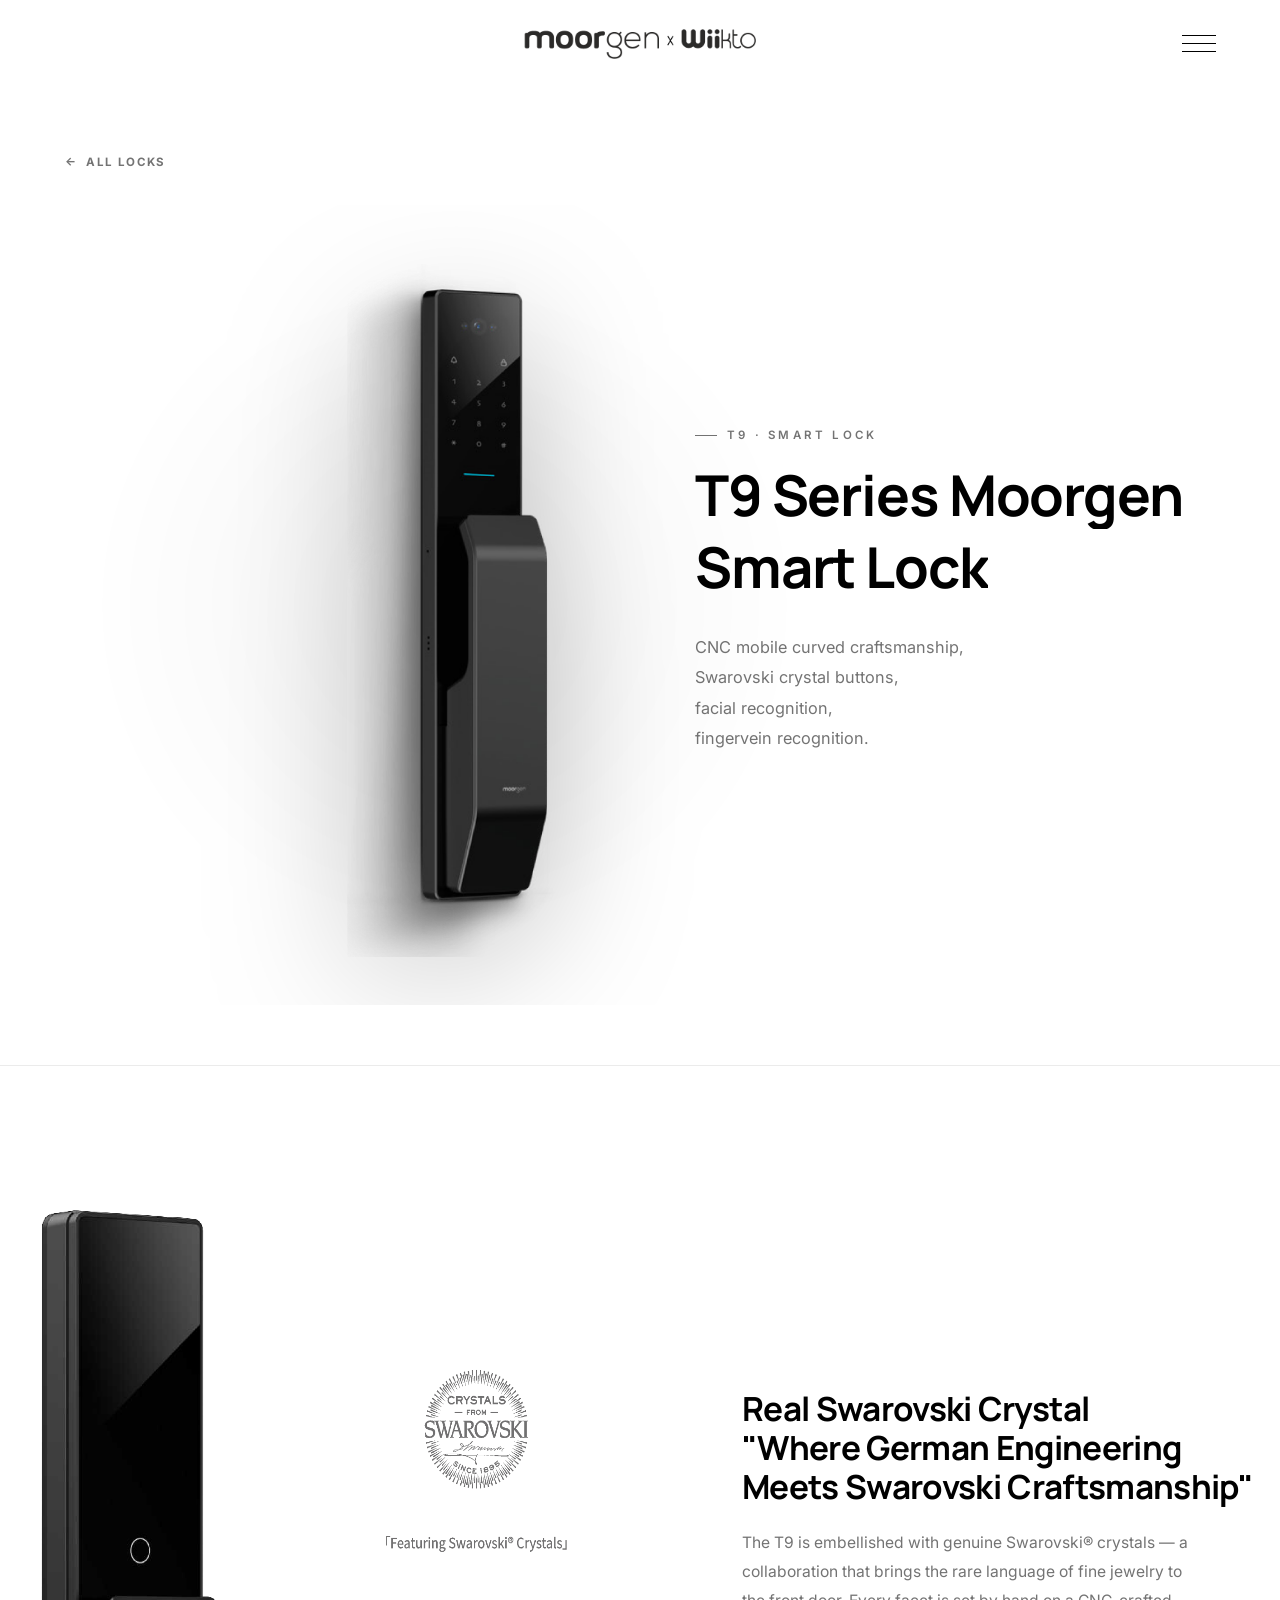
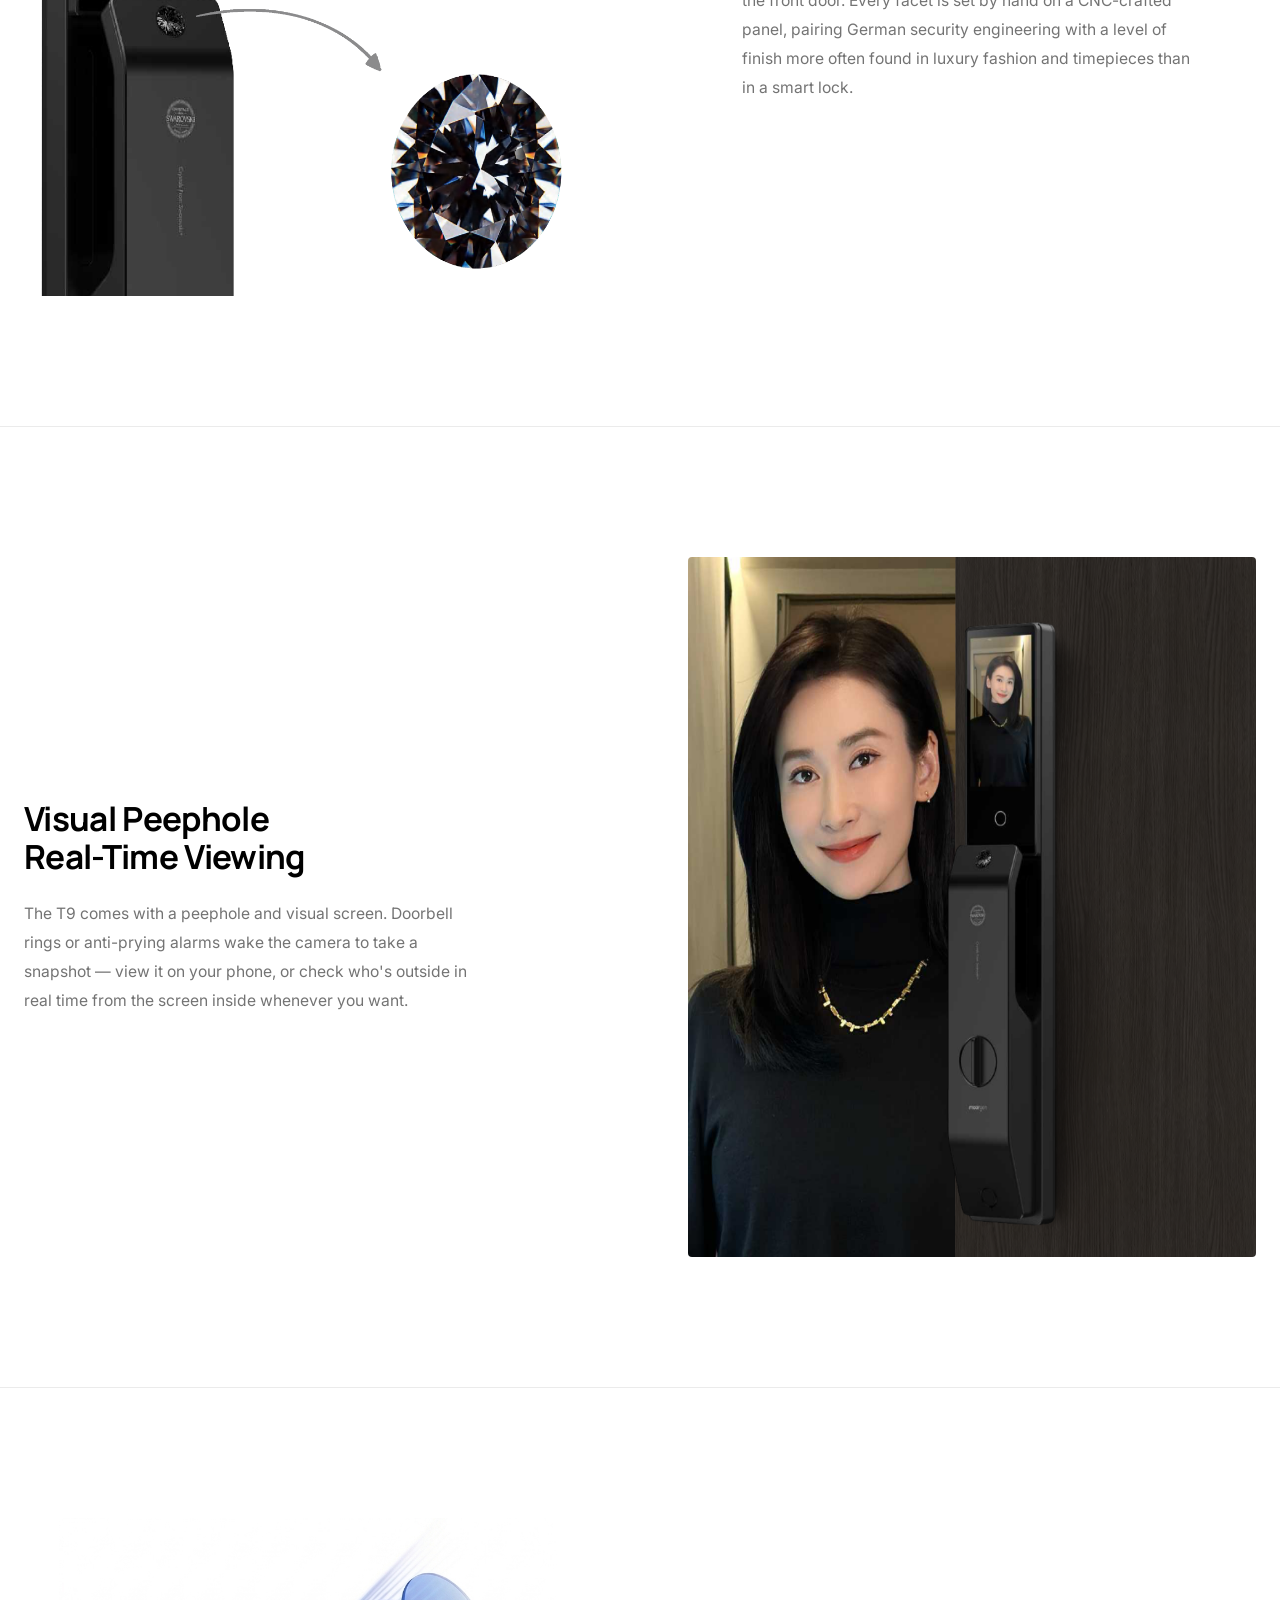
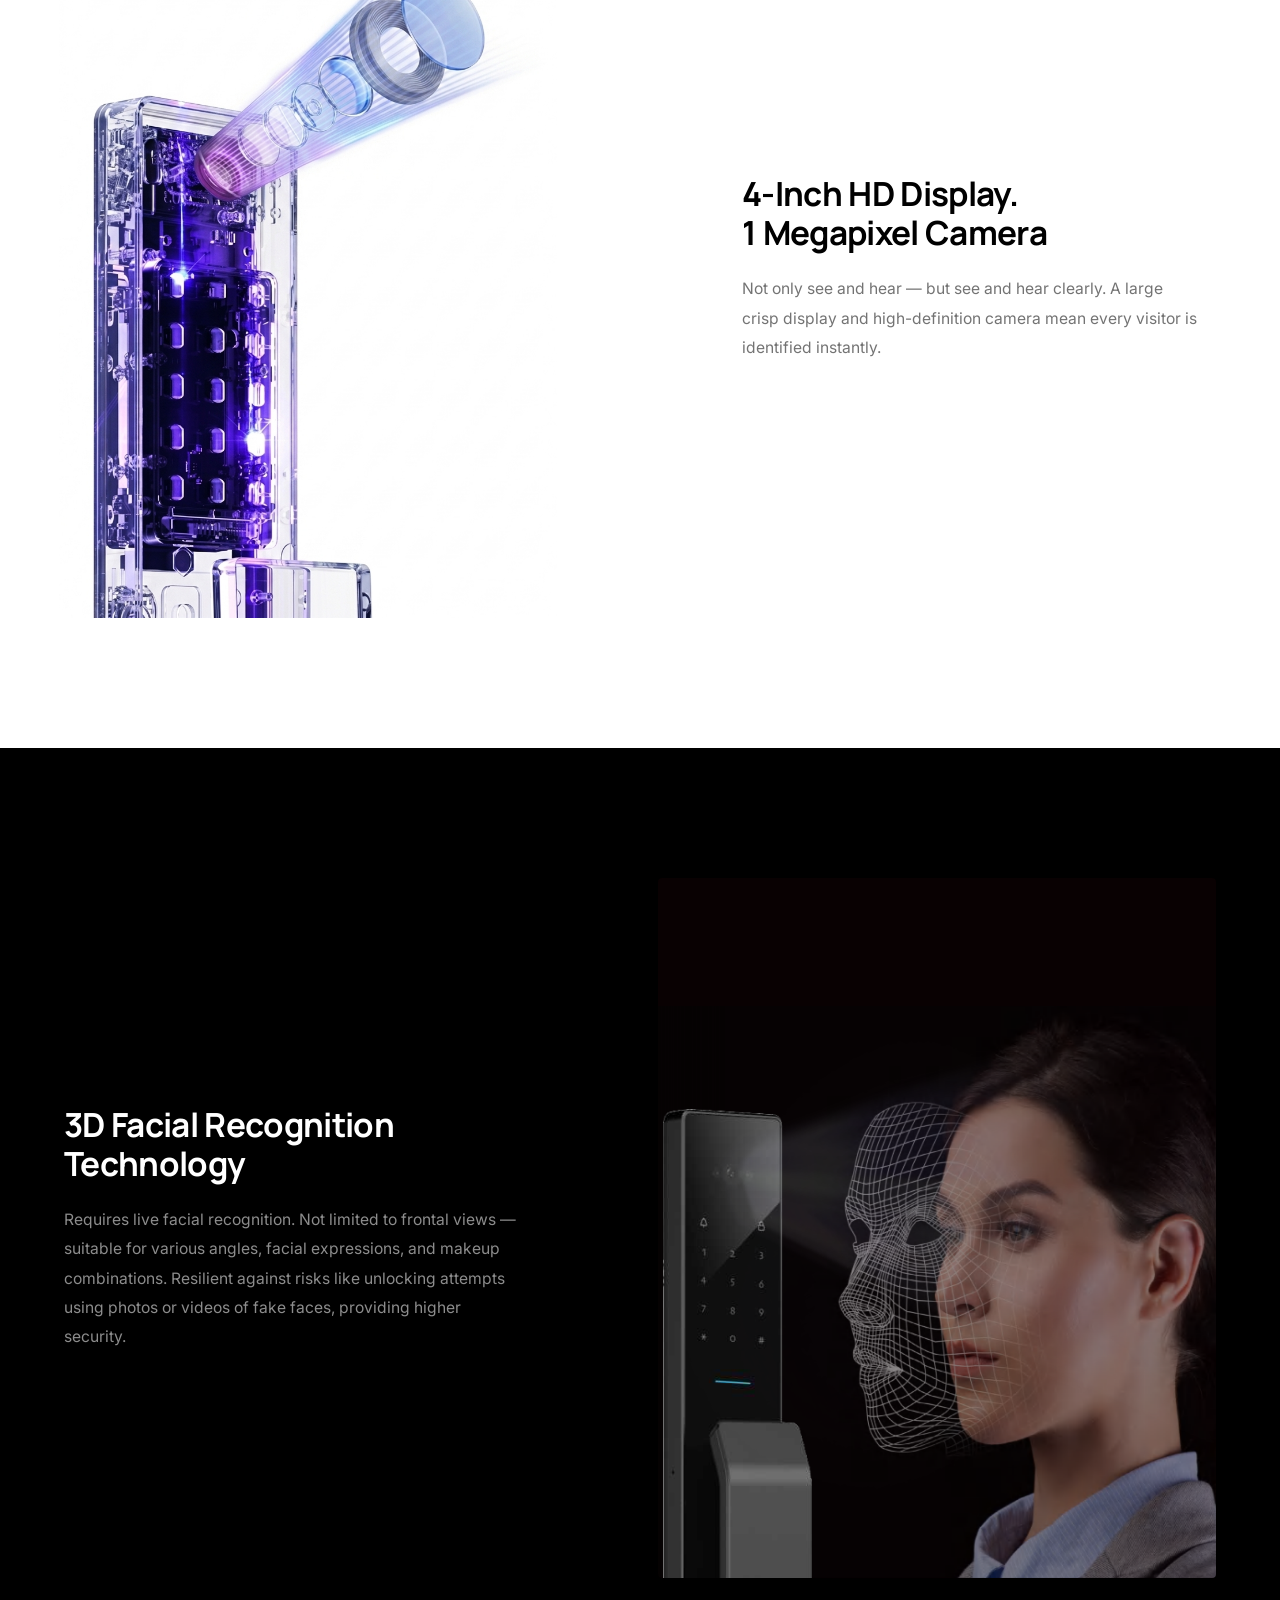
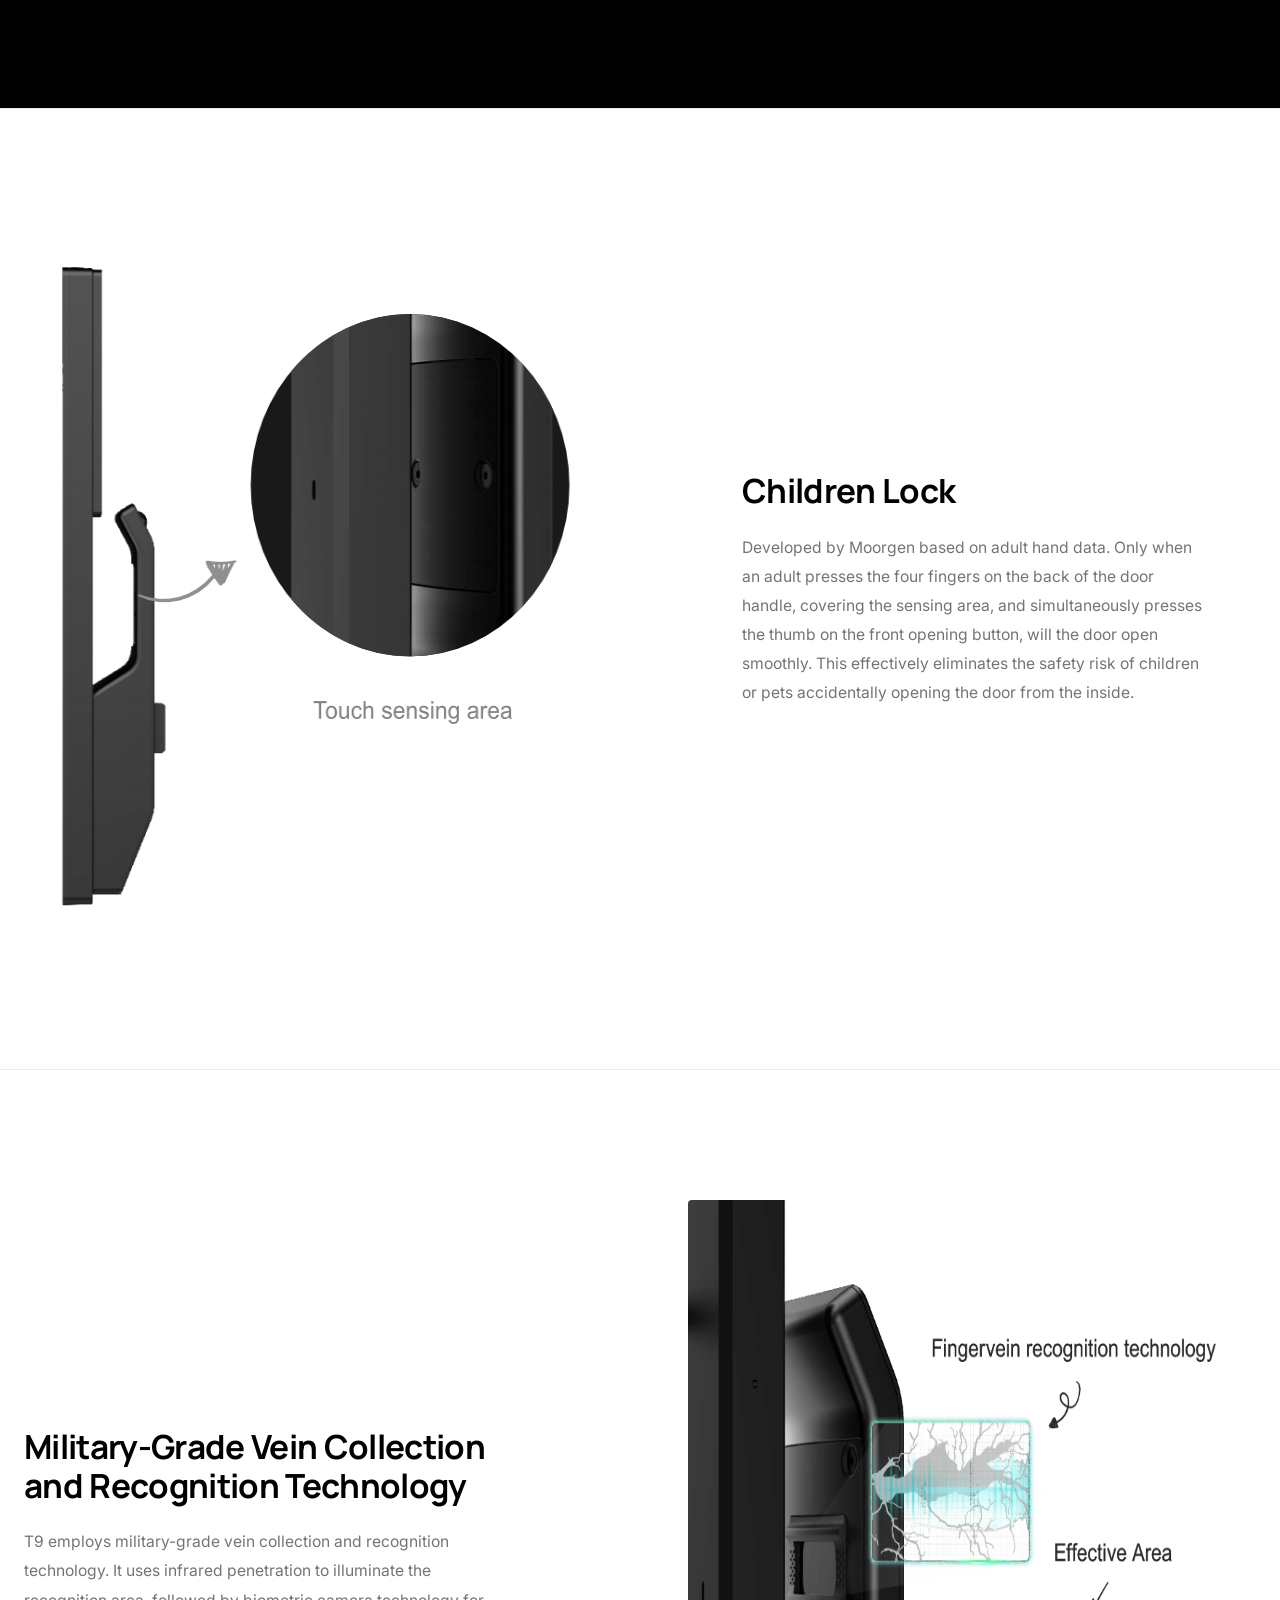
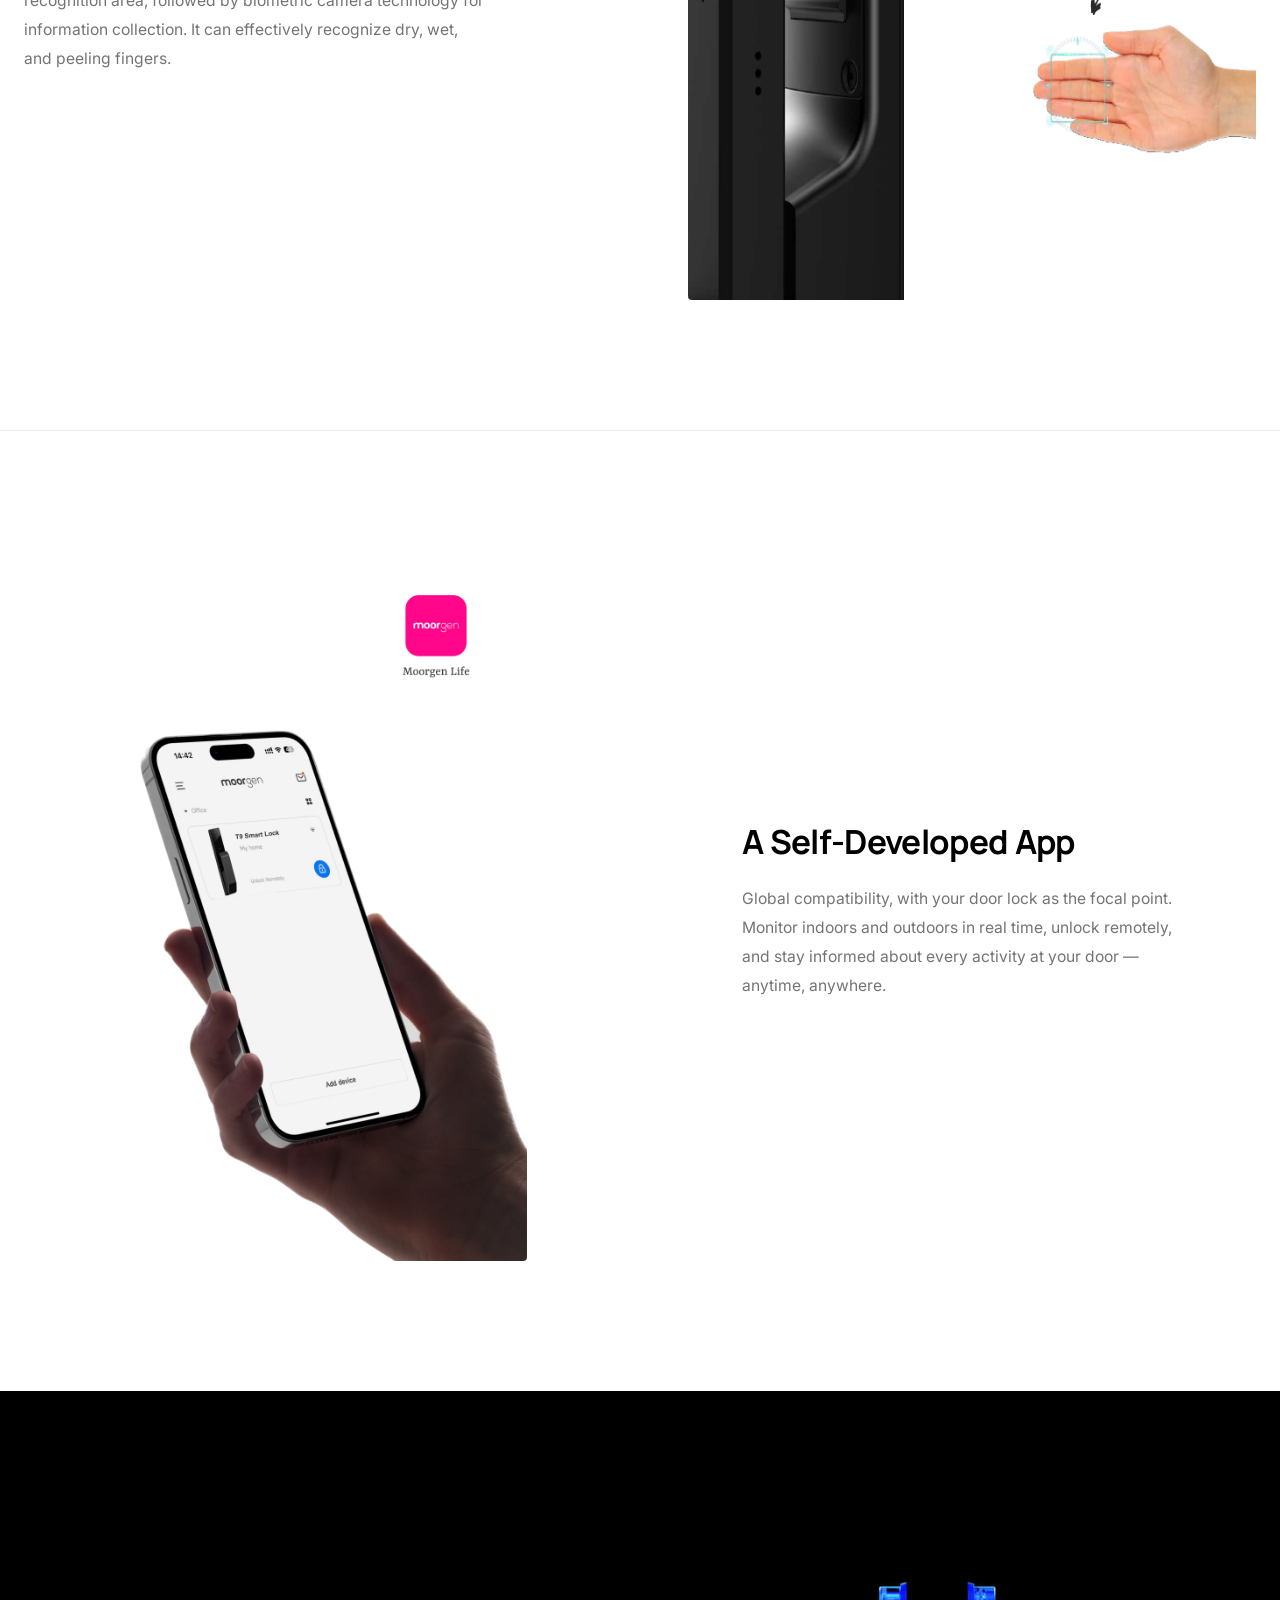
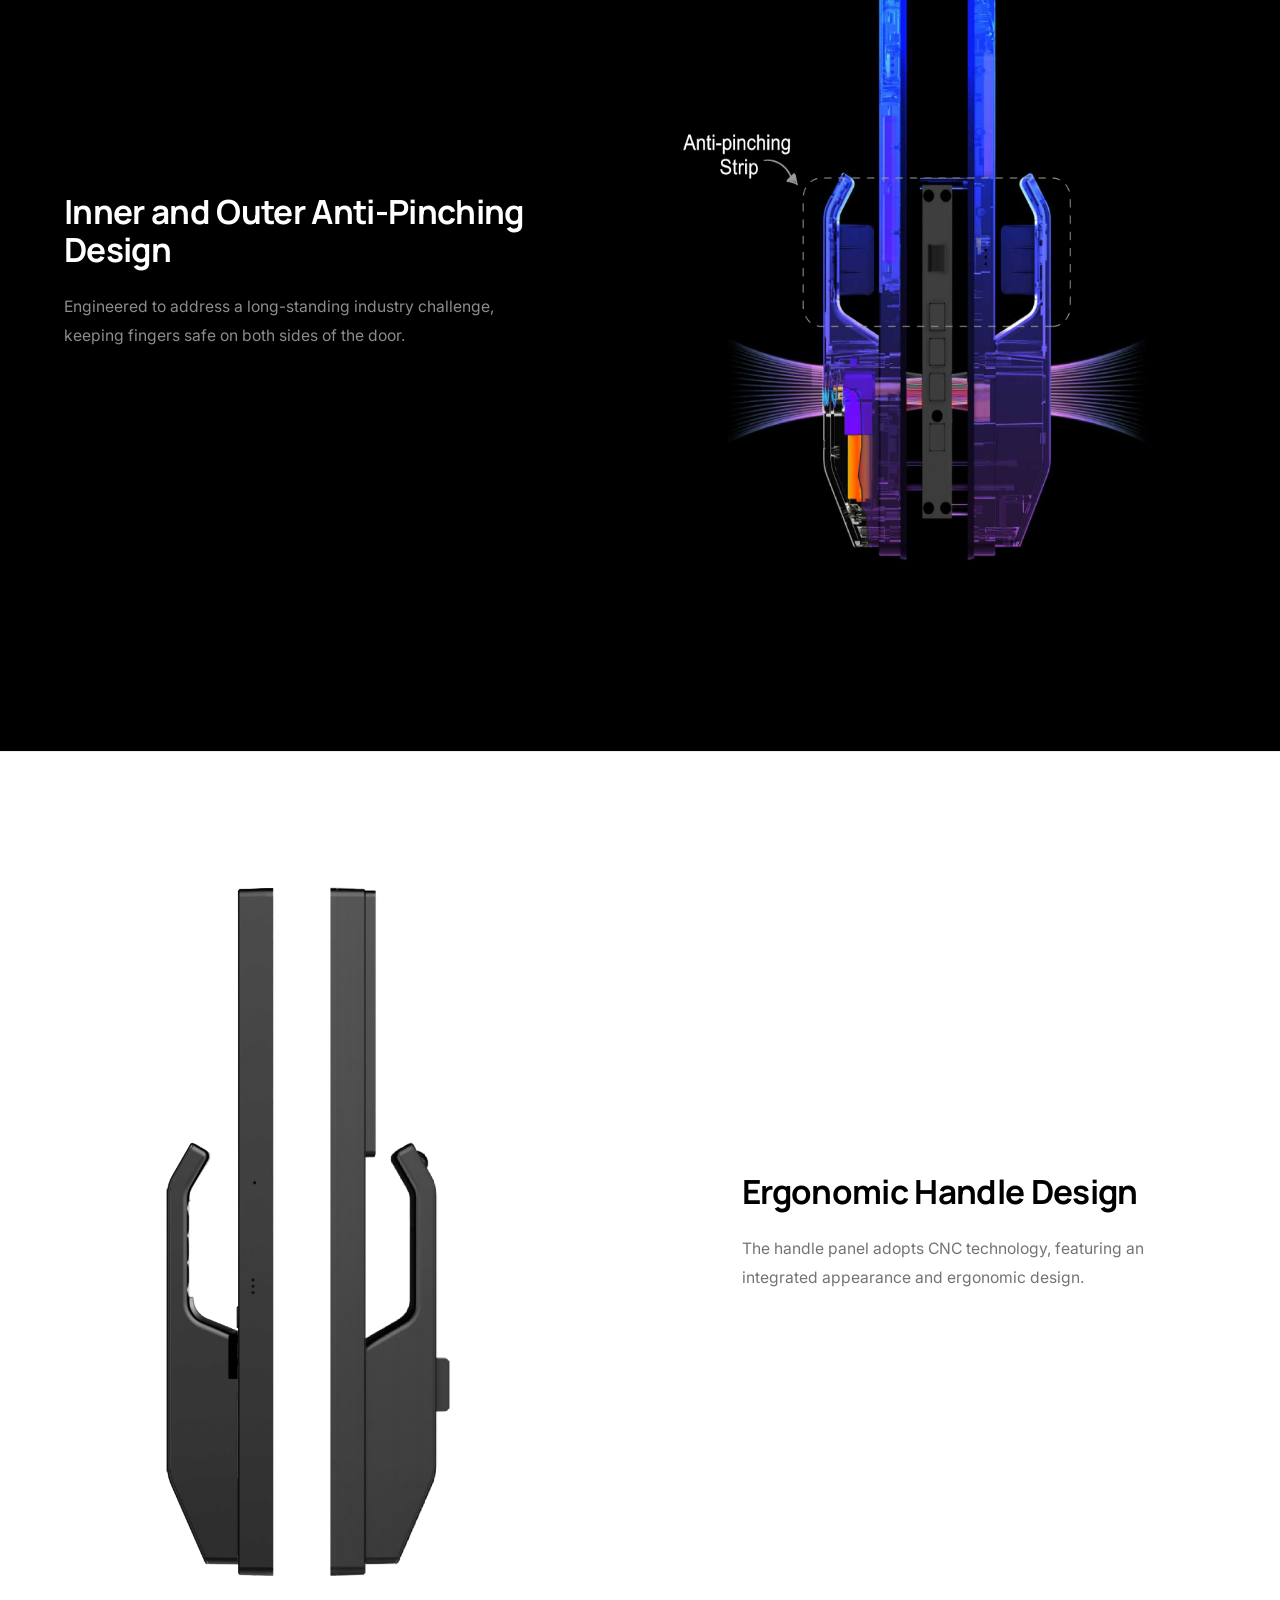
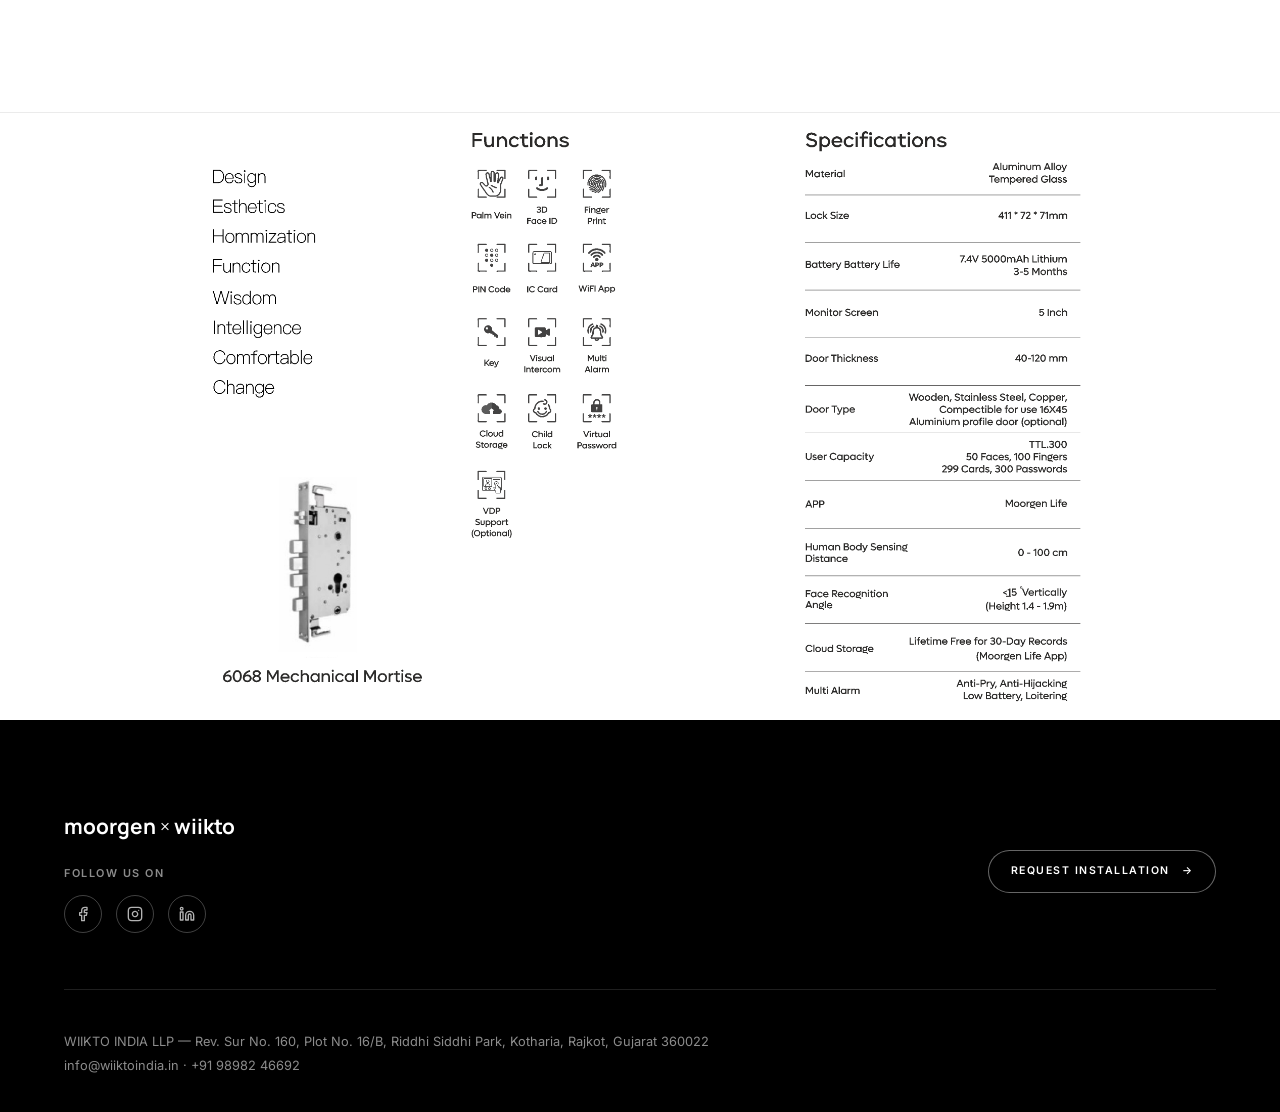
<file: t9.html>
<!DOCTYPE html>
<html lang="en">
<head>
  <meta charset="UTF-8">
  <meta name="viewport" content="width=device-width, initial-scale=1.0">
  <title>T9 Smart Lock — Moorgen x WIIKTO</title>
  <meta name="description" content="Moorgen T9 — Swarovski crystal, facial and fingervein recognition, in a CNC-crafted smart lock.">
  <link rel="preconnect" href="https://fonts.googleapis.com">
  <link rel="preconnect" href="https://fonts.gstatic.com" crossorigin>
  <link href="https://fonts.googleapis.com/css2?family=Inter:wght@300;400;500;600&family=Manrope:wght@300;500;700;800&display=swap" rel="stylesheet">
  <link rel="stylesheet" href="style.css">
  <script src="smooth-scroll.js" defer></script>
  <script src="main.js" defer></script>
</head>
<body>

  <div id="loader"><div class="loader-mark"><span class="loader-word">moorgen</span><div class="loader-bar"></div></div></div>

  <header class="site-header">
    <a href="index.html" class="logo-link"><img src="images/moorgen-logo.png" alt="Moorgen Logo" class="logo"></a>
    <nav class="site-nav">
      <a href="products.html">Products</a>
      <a href="index.html#about">About Us</a>
      <a href="contact.html">Contact Us</a>
    </nav>
    <button class="nav-toggle" aria-label="Toggle menu"><span></span></button>
  </header>

  <!-- ================= PRODUCT HERO ================= -->
  <section class="product-hero">
    <a href="products.html" class="back-link"><span class="arrow-back">&rarr;</span> All Locks</a>
    <div class="product-hero-grid">
      <div class="product-hero-media" data-reveal="zoom">
        <img src="images/t9 hero.png" alt="Moorgen T9 Smart Lock">
      </div>
      <div class="product-hero-body">
        <p class="eyebrow product-hero-tag">T9 &middot; Smart Lock</p>
        <h1 data-split>T9 Series Moorgen Smart Lock</h1>
        <p class="product-hero-desc" data-reveal="up">CNC mobile curved craftsmanship,<br>Swarovski crystal buttons, <br>facial recognition, <br>fingervein recognition.</p>
       
      </div>
    </div>
  </section>

  <!-- FEATURE 1: Swarovski crystal -->
  <section class="feature-capsule" data-reveal="up">
    <div class="capsule-media"><img src="images/t9 swarovski.png" alt="T9 Swarovski crystal buttons" loading="lazy"></div>
    <div class="capsule-body">
      <h3>Real Swarovski Crystal<br>"Where German Engineering Meets Swarovski Craftsmanship"</h3>
      <p>The T9 is embellished with genuine Swarovski&reg; crystals — a collaboration that brings the rare language of fine jewelry to the front door. Every facet is set by hand on a CNC-crafted panel, pairing German security engineering with a level of finish more often found in luxury fashion and timepieces than in a smart lock.</p>
    </div>
  </section>

  <!-- FEATURE 2: Visual peephole -->
  <section class="feature-capsule reverse" data-reveal="left">
    <div class="capsule-media"><img src="images/t9 lifestyle.png" alt="T9 installed on door with visual peephole" loading="lazy"></div>
    <div class="capsule-body">
      <h3>Visual Peephole<br>Real-Time Viewing</h3>
      <p>The T9 comes with a peephole and visual screen. Doorbell rings or anti-prying alarms wake the camera to take a snapshot — view it on your phone, or check who's outside in real time from the screen inside whenever you want.</p>
    </div>
  </section>

  <!-- FEATURE 3: Camera & Display -->
  <section class="feature-capsule" data-reveal="right">
    <div class="capsule-media"><img src="images/camera_feature .png" alt="T9 4 inch HD display and 1 megapixel camera" loading="lazy"></div>
    <div class="capsule-body">
      <h3>4-Inch HD Display.<br>1 Megapixel Camera</h3>
      <p>Not only see and hear — but see and hear clearly. A large crisp display and high-definition camera mean every visitor is identified instantly.</p>
    </div>
  </section>

  <!-- FEATURE 4: 3D facial recognition (dark, full-bleed) -->
  <section class="feature-capsule on-dark reverse" data-reveal="zoom">
    <div class="container-inner">
      <div class="capsule-media"><img src="images/t9 face.png" alt="3D facial recognition technology diagram" loading="lazy"></div>
      <div class="capsule-body">
        <h3>3D Facial Recognition Technology</h3>
        <p>Requires live facial recognition. Not limited to frontal views — suitable for various angles, facial expressions, and makeup combinations. Resilient against risks like unlocking attempts using photos or videos of fake faces, providing higher security.</p>
      </div>
    </div>
  </section>

  <!-- FEATURE 5: Children Lock -->
  <section class="feature-capsule" data-reveal="up">
    <div class="capsule-media"><img src="images/t9 child lock.png" alt="Child lock safety mechanism" loading="lazy"></div>
    <div class="capsule-body">
      <h3>Children Lock</h3>
      <p>Developed by Moorgen based on adult hand data. Only when an adult presses the four fingers on the back of the door handle, covering the sensing area, and simultaneously presses the thumb on the front opening button, will the door open smoothly. This effectively eliminates the safety risk of children or pets accidentally opening the door from the inside.</p>
    </div>
  </section>

  <!-- FEATURE 6: Fingervein -->
  <section class="feature-capsule reverse" data-reveal="left">
    <div class="capsule-media"><img src="images/t9 fingervain.png" alt="Fingervein recognition technology" loading="lazy"></div>
    <div class="capsule-body">
      <h3>Military-Grade Vein Collection<br>and Recognition Technology</h3>
      <p>T9 employs military-grade vein collection and recognition technology. It uses infrared penetration to illuminate the recognition area, followed by biometric camera technology for information collection. It can effectively recognize dry, wet, and peeling fingers.</p>
    </div>
  </section>

  <!-- FEATURE 7: App -->
  <section class="feature-capsule" data-reveal="right">
    <div class="capsule-media"><img src="images/t9 app.png" alt="Moorgen self-developed app screens" loading="lazy"></div>
    <div class="capsule-body">
      <h3>A Self-Developed App</h3>
      <p>Global compatibility, with your door lock as the focal point. Monitor indoors and outdoors in real time, unlock remotely, and stay informed about every activity at your door — anytime, anywhere.</p>
    </div>
  </section>

  <!-- FEATURE 8: Anti-pinch design (dark, full-bleed) -->
  <section class="feature-capsule on-dark reverse" data-reveal="zoom">
    <div class="container-inner">
      <div class="capsule-media"><img src="images/t9 antipich design.png" alt="Inner and outer anti-pinching design" loading="lazy"></div>
      <div class="capsule-body">
        <h3>Inner and Outer Anti-Pinching Design</h3>
        <p>Engineered to address a long-standing industry challenge, keeping fingers safe on both sides of the door.</p>
      </div>
    </div>
  </section>

  <!-- FEATURE 9: Ergonomic Handle Design -->
  <section class="feature-capsule" data-reveal="up">
    <div class="capsule-media"><img src="images/t9 symmetric.png" alt="Ergonomic handle design" loading="lazy"></div>
    <div class="capsule-body">
      <h3>Ergonomic Handle Design</h3>
      <p>The handle panel adopts CNC technology, featuring an integrated appearance and ergonomic design.</p>
    </div>
  </section>

  <!-- FEATURE 10: Full specification sheet -->
  <section class="feature-centered full-bleed" data-reveal="fade">
    <img src="images/t5 details.png" alt="T9 specifications and details">
  </section>

  <footer id="contact" class="site-footer">
    <div class="container">
      <div class="footer-top">
        <div class="footer-brand">
          <span class="footer-logo">moorgen <em>&times;</em> wiikto</span>
          <div class="footer-social-group">
            <p class="footer-social-label">Follow us on</p>
            <div class="footer-social">
            <a href="https://www.facebook.com/share/1DtzUpLMfY/?mibextid=wwXIfr" aria-label="Follow us on Facebook" target="_blank" rel="noopener noreferrer"><svg viewBox="0 0 24 24" fill="none" stroke="currentColor" stroke-width="2" stroke-linecap="round" stroke-linejoin="round" aria-hidden="true"><path d="M18 2h-3a5 5 0 0 0-5 5v3H7v4h3v8h4v-8h3l1-4h-4V7a1 1 0 0 1 1-1h3z"/></svg></a>
            <a href="https://www.instagram.com/moorgen_x_wiikto?igsh=cGJncml6ZGd2OGpv" aria-label="Follow us on Instagram" target="_blank" rel="noopener noreferrer"><svg viewBox="0 0 24 24" fill="none" stroke="currentColor" stroke-width="2" stroke-linecap="round" stroke-linejoin="round" aria-hidden="true"><rect x="2" y="2" width="20" height="20" rx="5" ry="5"/><path d="M16 11.37A4 4 0 1 1 12.63 8 4 4 0 0 1 16 11.37z"/><line x1="17.5" y1="6.5" x2="17.51" y2="6.5"/></svg></a>
            <a href="https://www.linkedin.com/in/moorgen-x-wiikto-india-3037223a9?utm_source=share_via&amp;utm_content=profile&amp;utm_medium=member_ios" aria-label="Follow us on LinkedIn" target="_blank" rel="noopener noreferrer"><svg viewBox="0 0 24 24" fill="none" stroke="currentColor" stroke-width="2" stroke-linecap="round" stroke-linejoin="round" aria-hidden="true"><path d="M16 8a6 6 0 0 1 6 6v7h-4v-7a2 2 0 0 0-2-2 2 2 0 0 0-2 2v7h-4v-7a6 6 0 0 1 6-6z"/><rect x="2" y="9" width="4" height="12"/><circle cx="4" cy="4" r="2"/></svg></a>
            </div>
          </div>
        </div>
        <div class="footer-ctas">
          <a href="installation-request.html" class="btn btn-outline-dark is-small" data-magnetic>Request Installation <span class="arrow">&rarr;</span></a>
        </div>
      </div>
      <div class="footer-bottom">
        <div>
          <p>WIIKTO INDIA LLP — Rev. Sur No. 160, Plot No. 16/B, Riddhi Siddhi Park, Kotharia, Rajkot, Gujarat 360022</p>
          <p>info@wiiktoindia.in &middot; +91 98982 46692</p>
        </div>
      </div>
    </div>
  </footer>

</body>
</html>
</file>
<file: style.css>
﻿/* =====================================================================
   MOORGEN x WIIKTO — LUXURY DESIGN SYSTEM
   Strict two-tone palette: #000000 / #FFFFFF only (opacity for depth).
   Typography: Manrope (display) + Inter (body).
   ===================================================================== */

/* ---------------------------------------------------------------------
   01. RESET & BASE
   --------------------------------------------------------------------- */
*, *::before, *::after { margin: 0; padding: 0; box-sizing: border-box; }

:root {
  --black: #000000;
  --white: #ffffff;

  /* black-derived opacities (for lines, muted text, surfaces on white) */
  --ink-90: rgba(0,0,0,0.92);
  --ink-70: rgba(0,0,0,0.72);
  --ink-55: rgba(0,0,0,0.55);
  --ink-40: rgba(0,0,0,0.40);
  --ink-25: rgba(0,0,0,0.25);
  --ink-12: rgba(0,0,0,0.12);
  --ink-08: rgba(0,0,0,0.08);
  --ink-05: rgba(0,0,0,0.05);

  /* white-derived opacities (for lines, muted text, glass on black) */
  --snow-90: rgba(255,255,255,0.92);
  --snow-70: rgba(255,255,255,0.70);
  --snow-55: rgba(255,255,255,0.55);
  --snow-40: rgba(255,255,255,0.40);
  --snow-25: rgba(255,255,255,0.25);
  --snow-12: rgba(255,255,255,0.12);
  --snow-08: rgba(255,255,255,0.08);

  --font-display: 'Manrope', 'Inter', -apple-system, sans-serif;
  --font-body: 'Inter', -apple-system, sans-serif;

  --container: 1360px;
  --ease-lux: cubic-bezier(0.16, 1, 0.3, 1);
  --ease-soft: cubic-bezier(0.22, 1, 0.36, 1);
  --header-h: 88px;
}

html { scroll-behavior: auto; }
html, body { background: var(--white); }

body {
  font-family: var(--font-body);
  font-weight: 400;
  color: var(--ink-90);
  line-height: 1.6;
  background: var(--white);
  overflow-x: hidden;
  -webkit-font-smoothing: antialiased;
  text-rendering: optimizeLegibility;
}

img { max-width: 100%; max-height: 700px; display:block; }
a { color: inherit; }
button { font-family: inherit; }

::selection { background: var(--black); color: var(--white); }

/* thin, quiet scrollbar so it never fights the two-tone palette */
::-webkit-scrollbar { width: 10px; }
::-webkit-scrollbar-track { background: var(--white); }
::-webkit-scrollbar-thumb { background: var(--ink-25); border: 2px solid var(--white); border-radius: 8px; }

h1, h2, h3, h4 {
  font-family: var(--font-display);
  font-weight: 700;
  letter-spacing: -0.02em;
  color: var(--black);
}

.container { max-width: var(--container); margin: 0 auto; padding: 0 clamp(24px, 5vw, 64px); }

.eyebrow {
  display: inline-flex;
  align-items: center;
  gap: 10px;
  font-family: var(--font-body);
  font-size: 0.72rem;
  font-weight: 600;
  letter-spacing: 0.28em;
  text-transform: uppercase;
  color: var(--ink-55);
}
.eyebrow::before {
  content: "";
  width: 22px; height: 1px;
  background: var(--ink-55);
}
.eyebrow.center { justify-content: center; text-align: center; }
.eyebrow.center::before { display: none; }
.eyebrow.on-dark { color: var(--snow-70); }
.eyebrow.on-dark::before { background: var(--snow-70); }

/* ---------------------------------------------------------------------
   02. PREMIUM LOADING SCREEN
   --------------------------------------------------------------------- */
#loader {
  position: fixed; inset: 0; z-index: 9999;
  background: var(--black);
  display: flex; align-items: center; justify-content: center;
  transition: opacity 0.8s var(--ease-lux), visibility 0.8s var(--ease-lux);
}
#loader.is-hidden { opacity: 0; visibility: hidden; pointer-events: none; }
.loader-mark {
  display: flex; flex-direction: column; align-items: center; gap: 22px;
}
.loader-mark .loader-word {
  font-family: var(--font-display);
  font-size: 1.6rem;
  font-weight: 700;
  letter-spacing: 0.02em;
  color: var(--white);
  opacity: 0;
  animation: loader-fade 0.8s var(--ease-lux) 0.15s forwards;
}
.loader-bar {
  width: 160px; height: 1px;
  background: var(--snow-25);
  overflow: hidden;
  position: relative;
}
.loader-bar::after {
  content: "";
  position: absolute; inset: 0;
  background: var(--white);
  transform: translateX(-100%);
  animation: loader-fill 1.4s var(--ease-lux) forwards;
}
@keyframes loader-fade { to { opacity: 1; } }
@keyframes loader-fill { to { transform: translateX(0); } }

/* ---------------------------------------------------------------------
   03. HEADER / NAVIGATION
   --------------------------------------------------------------------- */
header.site-header {
  position: fixed; top: 0; left: 0; right: 0; z-index: 500;
  display: flex; align-items: center; justify-content: flex-end;
  padding: 0 clamp(24px, 5vw, 64px);
  height: var(--header-h);
  background: transparent;
  border-bottom: 1px solid transparent;
  transition: background 0.5s var(--ease-lux), border-color 0.5s var(--ease-lux), height 0.4s var(--ease-lux), backdrop-filter 0.5s var(--ease-lux);
}
header.site-header.is-solid {
  background: var(--snow-90);
  backdrop-filter: blur(18px) saturate(160%);
  -webkit-backdrop-filter: blur(18px) saturate(160%);
  border-bottom: 1px solid var(--ink-08);
  height: 76px;
}
/* dark hero variant: force logo/nav to white until the header solidifies */
header.site-header.on-dark:not(.is-solid) .logo { filter: invert(1) brightness(2); }
header.site-header.on-dark:not(.is-solid) nav a { color: var(--snow-70); }
header.site-header.on-dark:not(.is-solid) nav a:hover,
header.site-header.on-dark:not(.is-solid) nav a.active { color: var(--white); }

.logo-link {
  position: absolute; left: 50%; top: 50%;
  transform: translate(-50%, -50%);
  display: flex; align-items: center; text-decoration: none;
  z-index: 1;
}
.logo { height: 30px; width: auto; display: block; transition: filter 0.4s ease; }

nav.site-nav { display: flex; align-items: center; gap: 2.4rem; }
nav.site-nav a {
  position: relative;
  font-size: 0.76rem; font-weight: 600;
  letter-spacing: 0.12em; text-transform: uppercase;
  color: var(--ink-55);
  text-decoration: none;
  padding: 6px 0;
  transition: color 0.25s ease;
}
nav.site-nav a::after {
  content: "";
  position: absolute; left: 0; right: 100%; bottom: 0;
  height: 1px; background: var(--black);
  transition: right 0.35s var(--ease-lux);
}
nav.site-nav a:hover, nav.site-nav a.active { color: var(--black); }
nav.site-nav a:hover::after, nav.site-nav a.active::after { right: 0; }

.nav-toggle {
  display: none;
  width: 34px; height: 22px;
  position: relative;
  background: none; border: none; cursor: pointer;
}
.nav-toggle span, .nav-toggle span::before, .nav-toggle span::after {
  content: ""; position: absolute; left: 0; right: 0; height: 1.5px; background: var(--black);
  transition: transform 0.3s var(--ease-lux), opacity 0.3s ease, top 0.3s var(--ease-lux);
}
.nav-toggle span { top: 10px; }
.nav-toggle span::before { top: -8px; }
.nav-toggle span::after { top: 8px; }
header.on-dark:not(.is-solid) .nav-toggle span,
header.on-dark:not(.is-solid) .nav-toggle span::before,
header.on-dark:not(.is-solid) .nav-toggle span::after { background: var(--white); }
body.nav-open .nav-toggle span { background: transparent; }
body.nav-open .nav-toggle span::before { top: 0; transform: rotate(45deg); background: var(--black); }
body.nav-open .nav-toggle span::after { top: 0; transform: rotate(-45deg); background: var(--black); }

@media (max-width: 1320px) {
  /* Raised from 860px: with the logo now centered in the header, the
     right-aligned nav needs to collapse to the mobile menu earlier —
     below ~1320px a 4-item nav visually collides with a centered 35px
     logo, since both are competing for the same horizontal space. */
  .nav-toggle { display: block; z-index: 620; }
  nav.site-nav {
    /* Explicit vw/vh instead of inset:0 — the header gets backdrop-filter
       once solid, which makes it a containing block for fixed-position
       descendants; inset:0 would then resolve against the header's own
       ~76px height instead of the viewport. vh/vw units are immune to
       that, since they always resolve against the true viewport. */
    position: fixed; top: 0; left: 0; width: 100vw; height: 100vh;
    flex-direction: column; justify-content: center; align-items: flex-start;
    gap: 1.8rem;
    padding: 0 32px;
    background: var(--white);
    transform: translateX(100%);
    transition: transform 0.5s var(--ease-lux);
    z-index: 610;
  }
  body.nav-open nav.site-nav { transform: translateX(0); }
  nav.site-nav a { font-size: 1.5rem; color: var(--black); }
}

/* ---------------------------------------------------------------------
   04. BUTTONS (glass, magnetic, ripple)
   --------------------------------------------------------------------- */
.btn {
  position: relative;
  display: inline-flex; align-items: center; gap: 12px;
  font-family: var(--font-body);
  font-size: 0.76rem; font-weight: 600;
  letter-spacing: 0.14em; text-transform: uppercase;
  padding: 17px 32px;
  border-radius: 999px;
  text-decoration: none;
  border: 1px solid transparent;
  cursor: pointer;
  overflow: hidden;
  isolation: isolate;
  transition: transform 0.5s var(--ease-lux), background 0.35s ease, color 0.35s ease, border-color 0.35s ease, box-shadow 0.4s ease;
}
.btn span.arrow { transition: transform 0.4s var(--ease-lux); }
.btn:hover span.arrow { transform: translateX(6px); }

.btn-solid { background: var(--black); color: var(--white); }
.btn-solid:hover { box-shadow: 0 14px 40px var(--ink-25); transform: translateY(-2px); }

.btn-solid-invert { background: var(--white); color: var(--black); }
.btn-solid-invert:hover { box-shadow: 0 14px 40px rgba(0,0,0,0.45); transform: translateY(-2px); }

.btn-ghost {
  background: rgba(255,255,255,0.55);
  backdrop-filter: blur(14px);
  color: var(--black);
  border-color: var(--ink-12);
}
.btn-ghost:hover { background: var(--black); color: var(--white); border-color: var(--black); transform: translateY(-2px); }

.btn-outline-dark {
  background: rgba(0,0,0,0.25);
  backdrop-filter: blur(14px);
  color: var(--white);
  border-color: var(--snow-40);
}
.btn-outline-dark:hover { background: var(--white); color: var(--black); border-color: var(--white); transform: translateY(-2px); }

.btn.is-small { padding: 12px 22px; font-size: 0.66rem; }

/* ripple */
.btn .ripple {
  position: absolute; border-radius: 50%;
  background: currentColor; opacity: 0.28;
  transform: scale(0); pointer-events: none;
  animation: ripple-out 0.7s var(--ease-soft) forwards;
}
@keyframes ripple-out { to { transform: scale(2.6); opacity: 0; } }

/* magnetic wrapper offsets are applied inline via JS transform */
[data-magnetic] { transition: transform 0.35s var(--ease-lux); will-change: transform; }

/* ---------------------------------------------------------------------
   05. SCROLL-REVEAL ENGINE (data-reveal attributes)
   --------------------------------------------------------------------- */
[data-reveal] { opacity: 0; transition: opacity 1s var(--ease-lux), transform 1s var(--ease-lux), filter 1s var(--ease-lux); }
[data-reveal="up"] { transform: translateY(56px); }
[data-reveal="down"] { transform: translateY(-40px); }
[data-reveal="left"] { transform: translateX(64px); }
[data-reveal="right"] { transform: translateX(-64px); }
[data-reveal="zoom"] { transform: scale(0.92); }
[data-reveal="blur"] { filter: blur(14px); transform: translateY(24px); }

[data-reveal].is-in {
  opacity: 1; transform: translate(0,0) scale(1); filter: blur(0);
}

@media (max-width: 900px) {
  /* [data-reveal="left"/"right"] sit at translateX(±64px) before their
     entrance animation fires. Any section not yet scrolled into view
     still carries that offset, and on mobile that reads as real
     horizontal overflow — enough that some mobile browsers inflate the
     whole layout viewport to fit it, which pushes the off-canvas nav
     into view and can break the hamburger toggle. Desktop is unaffected
     (this query only applies at tablet width and below); mobile just
     gets the same vertical-fade motion as [data-reveal="up"] instead. */
  [data-reveal="left"], [data-reveal="right"] { transform: translateY(40px); }
}

/* stagger children automatically when parent has [data-reveal-group] */
[data-reveal-group] > * { transition-delay: calc(var(--stagger-i, 0) * 90ms); }

/* word-reveal headline animation */
.split-words { display: inline-block; overflow: hidden; padding-bottom: 0.08em; }
.split-words .word {
  display: inline-block;
  transform: translateY(115%) rotate(3deg);
  opacity: 0;
  transition: transform 0.9s var(--ease-lux), opacity 0.7s ease;
  transition-delay: calc(var(--w) * 55ms);
}
.split-words.is-in .word { transform: translateY(0) rotate(0); opacity: 1; }

@media (prefers-reduced-motion: reduce) {
  [data-reveal] { opacity: 1 !important; transform: none !important; filter: none !important; transition: none !important; }
  .split-words .word { opacity: 1 !important; transform: none !important; }
}

/* ---------------------------------------------------------------------
   06. GLASS CARDS
   --------------------------------------------------------------------- */
.glass {
  background: rgba(255,255,255,0.55);
  backdrop-filter: blur(20px) saturate(160%);
  -webkit-backdrop-filter: blur(20px) saturate(160%);
  border: 1px solid var(--ink-08);
  box-shadow: 0 30px 80px -30px var(--ink-25);
}
.glass-dark {
  background: rgba(0,0,0,0.55);
  backdrop-filter: blur(20px) saturate(160%);
  -webkit-backdrop-filter: blur(20px) saturate(160%);
  border: 1px solid var(--snow-12);
  color: var(--white);
}

/* ---------------------------------------------------------------------
   07. HOME — CINEMATIC VIDEO HERO
   --------------------------------------------------------------------- */
body.home { background: var(--white); }

.hero {
  position: relative;
  min-height: 100vh;
  display: flex; flex-direction: column; align-items: center; justify-content: center;
  text-align: center;
  padding: calc(var(--header-h) + 40px) 24px 120px;
  overflow: hidden;
  background: var(--black);
  color: var(--white);
}
.hero-video {
  position: absolute; inset: 0; z-index: 0;
  width: 100%; height: 100%;
  object-fit: cover;
  animation: hero-video-zoom 22s ease-in-out infinite alternate;
  will-change: transform, opacity;
}
@keyframes hero-video-zoom {
  from { transform: scale(1); }
  to { transform: scale(1.08); }
}
.hero-veil {
  position: absolute; inset: 0; z-index: 1; pointer-events: none;
  background:
    linear-gradient(180deg, rgba(0,0,0,0.68) 0%, rgba(0,0,0,0.22) 32%, rgba(0,0,0,0.28) 62%, rgba(0,0,0,0.78) 100%),
    radial-gradient(ellipse at center, transparent 40%, rgba(0,0,0,0.45) 100%);
}
.hero-noise {
  position: absolute; inset: 0; z-index: 2; pointer-events: none; opacity: 0.05; mix-blend-mode: overlay;
  background-image: radial-gradient(var(--white) 0.6px, transparent 0.6px);
  background-size: 3px 3px;
}
.hero-eyebrow { margin-bottom: 26px; position: relative; z-index: 3; }
.hero h1 {
  position: relative; z-index: 3;
  color: var(--white);
  font-size: clamp(2.6rem, 7vw, 6.4rem);
  line-height: 0.98;
  font-weight: 800;
  letter-spacing: -0.03em;
  max-width: 1180px;
  margin-bottom: 26px;
}
.hero h1 em { font-style: normal; font-weight: 300; }
.hero-sub {
  position: relative; z-index: 3;
  max-width: 560px;
  color: var(--snow-70);
  font-size: 1.05rem;
  margin-bottom: 44px;
}
.hero-ctas { position: relative; z-index: 3; display: flex; gap: 16px; flex-wrap: wrap; justify-content: center; }

.hero-video-toggle {
  position: absolute; bottom: 40px; right: clamp(24px, 5vw, 64px); z-index: 4;
  width: 46px; height: 46px;
  display: flex; align-items: center; justify-content: center;
  background: rgba(0,0,0,0.3);
  backdrop-filter: blur(14px);
  border: 1px solid var(--snow-25);
  border-radius: 50%;
  color: var(--white);
  cursor: pointer;
  transition: background 0.3s ease, border-color 0.3s ease, transform 0.4s var(--ease-lux);
}
.hero-video-toggle:hover { background: var(--white); color: var(--black); border-color: var(--white); transform: translateY(-2px); }
.hero-video-toggle .icon-pause,
.hero-video-toggle .icon-play { display: flex; align-items: center; gap: 3px; }
.hero-video-toggle .icon-pause span { width: 3px; height: 12px; background: currentColor; display: block; }
.hero-video-toggle .icon-play { border-left: 9px solid currentColor; border-top: 6px solid transparent; border-bottom: 6px solid transparent; margin-left: 2px; }
.hero-video-toggle .icon-play { display: none; }
.hero-video-toggle.is-paused .icon-pause { display: none; }
.hero-video-toggle.is-paused .icon-play { display: block; }

.scroll-cue {
  position: absolute; bottom: 34px; left: 50%; transform: translateX(-50%); z-index: 3;
  display: flex; flex-direction: column; align-items: center; gap: 10px;
  font-size: 0.62rem; letter-spacing: 0.22em; text-transform: uppercase; color: var(--snow-55);
}
.scroll-cue span { width: 1px; height: 38px; background: linear-gradient(180deg, var(--snow-55), transparent); animation: cue-pulse 1.8s ease-in-out infinite; }
@keyframes cue-pulse { 0%,100% { opacity: 0.25; transform: scaleY(0.55); transform-origin: top; } 50% { opacity: 1; transform: scaleY(1); transform-origin: top; } }

@media (max-width: 640px) {
  .hero-video-toggle { bottom: 92px; }
  /* The vignette's dark top/bottom bands are sized by percentage, so on
     a much taller portrait screen they cover far more absolute pixel
     height than on a wide desktop viewport — the video reads as mostly
     black with only a thin lit strip in the middle. Lighten and
     compress the bands so more of the video is actually visible;
     desktop is untouched. */
  .hero-veil {
    background:
      linear-gradient(180deg, rgba(0,0,0,0.55) 0%, rgba(0,0,0,0.14) 18%, rgba(0,0,0,0.18) 70%, rgba(0,0,0,0.68) 100%),
      radial-gradient(ellipse at center, transparent 55%, rgba(0,0,0,0.35) 100%);
  }
}
@media (prefers-reduced-motion: reduce) {
  .hero-video { animation: none; }
}

/* ---------------------------------------------------------------------
   08. MARQUEE
   --------------------------------------------------------------------- */
.marquee-wrap {
  padding: 26px 0;
  border-top: 1px solid var(--ink-08);
  border-bottom: 1px solid var(--ink-08);
  overflow: hidden;
}
.marquee-track {
  display: flex; align-items: center; gap: 32px;
  width: max-content; white-space: nowrap;
  animation: marquee-scroll 34s linear infinite;
}
.marquee-wrap:hover .marquee-track { animation-play-state: paused; }
.marquee-track span.item { font-size: 0.86rem; letter-spacing: 0.04em; color: var(--ink-40); }
.marquee-track span.dot { color: var(--ink-25); font-size: 0.5rem; }
@keyframes marquee-scroll { from { transform: translateX(0); } to { transform: translateX(-50%); } }

/* ---------------------------------------------------------------------
   09. EDITORIAL SPLIT SECTIONS
   --------------------------------------------------------------------- */
.editorial {
  display: grid;
  grid-template-columns: 90px 1fr;
  gap: 48px;
  padding: 160px 0;
  border-top: 1px solid var(--ink-08);
}
.editorial.reverse .editorial-visual { order: 3; }
.editorial-index {
  font-family: var(--font-display);
  font-size: 1rem; font-weight: 700;
  color: var(--ink-40);
}
.editorial-grid {
  grid-column: 2;
  display: grid;
  grid-template-columns: 1.1fr 0.9fr;
  gap: 72px;
  align-items: center;
}
.editorial.reverse .editorial-grid { grid-template-columns: 0.9fr 1.1fr; }
.editorial.reverse .editorial-grid .editorial-visual { order: 2; }
.editorial.reverse .editorial-grid .editorial-body { order: 1; }
.editorial-body h2 { font-size: clamp(2rem, 3.6vw, 3.2rem); line-height: 1.06; margin-bottom: 30px; }
.editorial-text { color: var(--ink-55); font-size: 1.02rem; line-height: 1.9; max-width: 540px; }
.editorial-text strong { color: var(--black); font-weight: 600; }

.chip-row { display: flex; flex-wrap: wrap; gap: 10px; margin-top: 36px; }
.chip-row span {
  font-size: 0.66rem; letter-spacing: 0.12em; text-transform: uppercase;
  border: 1px solid var(--ink-12); border-radius: 999px;
  padding: 9px 16px; color: var(--ink-70);
  transition: border-color 0.3s ease, background 0.3s ease;
}
.chip-row span:hover { border-color: var(--black); background: var(--ink-05); }

.editorial-visual {
  position: relative;
  aspect-ratio: 4/3;
  border-radius: 6px;
  overflow: hidden;
  background: var(--ink-05);
}
.editorial-visual img {
  width: 100%; height: 100%; max-height: none; object-fit: cover;
  transition: transform 1.2s var(--ease-lux);
}
.editorial:hover .editorial-visual img { transform: scale(1.05); }
.editorial-visual.contain { display: flex; align-items: center; justify-content: center; }
.editorial-visual.contain img { object-fit: contain; padding: 10%; }

@media (max-width: 980px) {
  .editorial { grid-template-columns: 1fr; padding: 100px 0; gap: 28px; }
  .editorial-grid, .editorial.reverse .editorial-grid { grid-column: 1; grid-template-columns: 1fr; gap: 40px; }
  .editorial.reverse .editorial-grid .editorial-visual,
  .editorial.reverse .editorial-grid .editorial-body { order: initial; }
}

/* ---------------------------------------------------------------------
   09b. STICKY PINNED STORY — image pins full-bleed while the text
        card scrolls up over it, then releases once its content clears.
        Pure CSS: a grid stacks the sticky media and the (taller) text
        layer in the same cell, so the row's height follows the text.
   --------------------------------------------------------------------- */
.story-pin {
  position: relative;
  width: 100vw;
  margin-left: calc(50% - 50vw);
  max-width: 100vw;
  display: grid;
}
.story-pin-media, .story-pin-text { grid-area: 1 / 1; }
.story-pin-media {
  position: sticky;
  top: 0;
  height: 100vh;
  overflow: hidden;
  z-index: 0;
}
.story-pin-media img {
  width: 100%; height: 100%; max-height: none;
  object-fit: cover; object-position: center;
}
.story-pin-text {
  position: relative;
  z-index: 1;
  min-height: 190vh;
  display: flex;
  align-items: center;
  justify-content: flex-start;
  padding: 0 clamp(24px, 6vw, 90px);
  pointer-events: none;
}
/* reverse: text card sits on the right, for images composed with their
   subject on the left (e.g. "about wiikto.png") */
.story-pin.reverse .story-pin-text { justify-content: flex-end; }
.story-pin.reverse .story-pin-media img { object-position: left center; }
.story-pin-card {
  pointer-events: auto;
  max-width: 660px;
  background: rgba(255,255,255,0.88);
  backdrop-filter: blur(18px) saturate(160%);
  -webkit-backdrop-filter: blur(18px) saturate(160%);
  border: 1px solid var(--ink-08);
  border-radius: 8px;
  padding: clamp(32px, 4vw, 56px);
  box-shadow: 0 40px 90px -40px var(--ink-25);
}
.story-pin-card .editorial-index { display: block; margin-bottom: 18px; }
.story-pin-card h2 { font-size: clamp(2rem, 3.6vw, 3.2rem); line-height: 1.06; margin-bottom: 26px; }

@media (max-width: 900px) {
  .story-pin { display: block; }
  .story-pin-media { position: relative; height: 56vh; }
  .story-pin-text { position: relative; min-height: 0; display: block; padding: 48px 24px; pointer-events: auto; }
  .story-pin-card { max-width: 100%; background: var(--white); backdrop-filter: none; box-shadow: none; border: none; padding: 0; }
  /* Both source photos are very wide (~1.75:1) with the actual subject
     off-center — "about moorgen.png" sits at roughly 55-95% of the frame
     width, "about wiikto.png" at roughly 3-30%. object-position:center
     (moorgen's default) crops a window that mostly misses the subject on
     a narrow mobile box; nudge each crop toward where its subject
     actually is. Desktop keeps the original center/left values. */
  #about .story-pin-media img { object-position: 80% center; }
  .story-pin.reverse .story-pin-media img { object-position: 12% center; }
}
@media (prefers-reduced-motion: reduce) {
  .story-pin-media { position: relative; height: 70vh; }
}

/* ---------------------------------------------------------------------
   10. COLLAB STATEMENT
   --------------------------------------------------------------------- */
.collab-statement {
  text-align: center;
  max-width: 920px;
  margin: 0 auto;
  padding: 170px 24px;
}
.collab-statement h2 {
  font-size: clamp(2.2rem, 5.2vw, 4.4rem);
  font-weight: 300;
  letter-spacing: -0.02em;
  margin-bottom: 32px;
}
.collab-statement h2 strong { font-weight: 800; }
.collab-statement .editorial-text { margin: 0 auto 44px; text-align: center; }

/* ---------------------------------------------------------------------
   11. FEATURE ROWS (home "why moorgen") + ANIMATED COUNTERS
   --------------------------------------------------------------------- */
.feature-rows-section { padding: 40px 0 180px; border-top: 1px solid var(--ink-08); }
.feature-rows-head { text-align: center; margin-bottom: 90px; }
.feature-rows-head h2 { font-size: clamp(2rem, 3.6vw, 3rem); }

.stat-row {
  display: grid;
  grid-template-columns: repeat(3, 1fr);
  gap: 1px;
  background: var(--ink-08);
  margin-bottom: 110px;
  border: 1px solid var(--ink-08);
}
.stat-cell {
  background: var(--white);
  padding: 48px 32px;
  text-align: center;
}
.stat-num {
  font-family: var(--font-display);
  font-size: clamp(2.2rem, 4.4vw, 3.4rem);
  font-weight: 800;
  letter-spacing: -0.02em;
}
.stat-label { margin-top: 10px; font-size: 0.78rem; letter-spacing: 0.08em; text-transform: uppercase; color: var(--ink-55); }

.feature-rows { border-top: 1px solid var(--ink-08); }
.feature-row {
  display: grid; grid-template-columns: 70px 1fr 2fr;
  align-items: baseline; gap: 32px;
  padding: 34px 0;
  border-bottom: 1px solid var(--ink-08);
  transition: background 0.35s ease, padding-left 0.35s ease;
}
.feature-row:hover { background: var(--ink-05); padding-left: 14px; }
.feature-row-num { font-family: var(--font-display); font-size: 1rem; color: var(--ink-40); transition: color 0.3s ease; }
.feature-row:hover .feature-row-num { color: var(--black); }
.feature-row h3 { font-size: 1.02rem; font-weight: 700; }
.feature-row p { font-size: 0.9rem; color: var(--ink-55); line-height: 1.7; }

@media (max-width: 780px) {
  .stat-row { grid-template-columns: 1fr; }
  .feature-row { grid-template-columns: 44px 1fr; }
  .feature-row p { grid-column: 2/3; }
}

/* ---------------------------------------------------------------------
   12. FOOTER
   --------------------------------------------------------------------- */
footer.site-footer {
  background: var(--black);
  color: var(--snow-55);
  padding: 90px 0 34px;
}
.footer-top {
  display: flex; align-items: center; justify-content: space-between;
  flex-wrap: wrap; gap: 28px;
  padding-bottom: 56px;
  margin-bottom: 40px;
  border-bottom: 1px solid var(--snow-12);
}
.footer-brand { display: flex; flex-direction: column; gap: 22px; }
.footer-logo { font-family: var(--font-display); font-size: 1.3rem; color: var(--white); font-weight: 700; }
.footer-logo em { font-weight: 300; font-style: normal; }
.footer-social-group { display: flex; flex-direction: column; gap: 12px; }
.footer-social-label { font-size: 0.68rem; font-weight: 600; letter-spacing: 0.14em; text-transform: uppercase; color: var(--snow-55); }
.footer-ctas { display: flex; gap: 14px; flex-wrap: wrap; }
.footer-bottom {
  display: flex; justify-content: space-between; flex-wrap: wrap; gap: 12px;
  font-size: 0.8rem; line-height: 1.9;
}
.footer-social { display: flex; gap: 14px; }
.footer-social a {
  width: 38px; height: 38px; border-radius: 50%;
  border: 1px solid var(--snow-25);
  display: flex; align-items: center; justify-content: center;
  text-decoration: none; color: var(--snow-70);
  transition: background 0.3s ease, color 0.3s ease, border-color 0.3s ease, transform 0.3s var(--ease-lux);
}
.footer-social a svg { width: 16px; height: 16px; display: block; }
.footer-social a:hover { background: var(--white); color: var(--black); border-color: var(--white); transform: translateY(-3px); }

@media (max-width: 700px) {
  .footer-top, .footer-bottom { flex-direction: column; align-items: flex-start; }
}

/* =====================================================================
   13. PRODUCTS CATALOGUE PAGE
   ===================================================================== */
.cat-intro {
  padding: calc(var(--header-h) + 90px) 0 70px;
}
.cat-intro h1 {
  font-size: clamp(2.4rem, 6vw, 4.8rem);
  line-height: 1.04;
  max-width: 900px;
  margin: 24px 0 30px;
}
.cat-intro h1 em { font-style: normal; font-weight: 300; }
.cat-rule { width: 100%; height: 1px; background: var(--ink-12); margin: 34px 0; }
.cat-sub { max-width: 520px; color: var(--ink-55); font-size: 0.95rem; line-height: 1.8; }

/* -- category filter tabs (plain text tabs + underline, B&O-style) -- */
.cat-filters {
  display: flex; flex-wrap: wrap; gap: 34px;
  padding-bottom: 20px;
  border-bottom: 1px solid var(--ink-12);
}
.cat-filter-btn {
  position: relative;
  font-family: var(--font-body);
  font-size: 0.72rem; font-weight: 600;
  letter-spacing: 0.14em; text-transform: uppercase;
  padding-bottom: 20px;
  border: none;
  background: none;
  color: var(--ink-40);
  cursor: pointer;
  transition: color 0.3s ease;
}
.cat-filter-btn::after {  content: "";
  position: absolute; left: 0; right: 100%; bottom: -21px;
  height: 1px; background: var(--black);
  transition: right 0.35s var(--ease-lux);
}
.cat-filter-btn:hover { color: var(--black); }
.cat-filter-btn.is-active { color: var(--black); }
.cat-filter-btn.is-active::after { right: 0; }

/* -- flagship spotlight (Zaha Hadid designer edition) -- */
.flagship {
  background: var(--black);
  color: var(--white);
  width: 100vw;
  margin-left: calc(50% - 50vw);
  padding: 130px clamp(24px, 5vw, 64px);
}
.flagship-inner {
  max-width: var(--container);
  margin: 0 auto;
  display: grid;
  grid-template-columns: 1fr 1fr;
  gap: 90px;
  align-items: center;
}
.flagship-media { position: relative; aspect-ratio: 1/1; display: flex; align-items: center; justify-content: center; }
.flagship-media::before {
  content: ""; position: absolute; inset: 4%;
  background: radial-gradient(circle, var(--snow-08) 0%, transparent 70%);
  border-radius: 50%;
}
.flagship-media img {
  position: relative; max-width: 80%; max-height: 86%; object-fit: contain;
  filter: drop-shadow(0 50px 90px rgba(0,0,0,0.6));
  transition: transform 0.9s var(--ease-lux);
}
.flagship:hover .flagship-media img { transform: scale(1.045) translateY(-8px); }
.flagship-body .eyebrow { margin-bottom: 22px; }
.flagship-body h2 { color: var(--white); font-size: clamp(2rem, 4.2vw, 3.4rem); line-height: 1.05; margin-bottom: 24px; }
.flagship-body p { color: var(--snow-55); font-size: 1rem; line-height: 1.85; max-width: 460px; margin-bottom: 38px; }

@media (max-width: 900px) {
  .flagship-inner { grid-template-columns: 1fr; gap: 40px; }
}

/* -- product grid: flat, edge-to-edge modular tiles (Bang & Olufsen style) --
   No cards, no shadows, no radius, no glass. Tiles sit on a neutral tone,
   separated by a thin white seam; the image floats with headroom above
   it and the copy sits quiet and left-aligned underneath. */
.product-grid {
  display: grid;
  grid-template-columns: repeat(3, 1fr);
  gap: 2px;
  background: var(--white);
}
.product-card {
  position: relative;
  display: flex; flex-direction: column;
  text-decoration: none; color: inherit;
  background: var(--ink-05);
  transition: background 0.4s ease;
}
.product-card:hover { background: var(--ink-08); }
.product-card.is-hidden { display: none; }

.product-card-media {
  position: relative;
  aspect-ratio: 1/1;
  display: flex; align-items: flex-end; justify-content: center;
  overflow: hidden;
  padding-top: 14%;
}
.product-card-media img {
  max-width: 58%; max-height: 82%; object-fit: contain;
  filter: drop-shadow(0 18px 30px var(--ink-12));
  transition: transform 0.8s var(--ease-lux);
}
.product-card:hover .product-card-media img { transform: scale(1.06) translateY(-4px); }

.product-card-plus {
  position: absolute; top: 18px; right: 18px;
  width: 30px; height: 30px;
  border-radius: 50%;
  border: 1px solid var(--ink-25);
  display: flex; align-items: center; justify-content: center;
  font-size: 0.9rem; color: var(--ink-55);
  opacity: 0; transform: scale(0.8);
  transition: opacity 0.35s ease, transform 0.35s var(--ease-lux), border-color 0.3s ease, color 0.3s ease;
}
.product-card:hover .product-card-plus {
  opacity: 1; transform: scale(1);
  border-color: var(--black); color: var(--black);
}

.product-card-body {
  padding: 0 24px 28px;
  display: flex; flex-direction: column; gap: 6px;
}
.product-card-tag { font-size: 0.64rem; font-weight: 600; letter-spacing: 0.14em; text-transform: uppercase; color: var(--ink-40); }
.product-card h3 { font-size: 1.05rem; font-weight: 700; line-height: 1.3; }
.product-card-spec { font-size: 0.8rem; color: var(--ink-55); }

@media (max-width: 980px) {
  .product-grid { grid-template-columns: repeat(2, 1fr); }
}
@media (max-width: 620px) {
  .product-grid { grid-template-columns: 1fr; }
}

/* =====================================================================
   14. PRODUCT DETAIL PAGES
   ===================================================================== */
.product-hero {
  max-width: var(--container);
  margin: 0 auto;
  padding: calc(var(--header-h) + 60px) clamp(24px, 5vw, 64px) 60px;
}
.product-hero-grid {
  display: grid; grid-template-columns: 1fr 1fr;
  gap: 110px; align-items: center;
}
.product-hero-media {
  position: relative;
  aspect-ratio: 1/1.05;
  display: flex; align-items: center; justify-content: center;
  overflow: hidden;
  height: 800px;
}
.product-hero-media::before {
  content: ""; position: absolute; inset: 4%;
  background: radial-gradient(circle, var(--ink-05) 0%, transparent 70%);
  border-radius: 50%;
}
.product-hero-media img {
  position: relative;
  max-width: 78%; max-height: 88%; object-fit: contain;
  filter: drop-shadow(0 40px 70px var(--ink-25));
  transition: transform 0.9s var(--ease-lux);
}
.product-hero-media:hover img { transform: scale(1.045) translateY(-6px); }

.product-hero-tag { margin-bottom: 20px; }
.product-hero-body h1 { font-size: clamp(2.1rem, 4.4vw, 3.6rem); line-height: 1.06; margin-bottom: 22px; text-wrap: balance; }
.product-hero-desc { color: var(--ink-55); font-size: 1.02rem; line-height: 1.85; margin-bottom: 40px; max-width: 460px; }
.product-hero-ctas { display: flex; gap: 14px; flex-wrap: wrap; }
.back-link {
  display: inline-flex; align-items: center; gap: 10px;
  font-size: 0.72rem; font-weight: 700; letter-spacing: 0.12em; text-transform: uppercase;
  color: var(--ink-55); text-decoration: none;
  margin-bottom: 34px;
  transition: color 0.3s ease, gap 0.3s ease;
}
.back-link:hover { color: var(--black); gap: 16px; }
.back-link .arrow-back { transform: rotate(180deg); display: inline-block; }

@media (max-width: 900px) {
  .product-hero-grid { grid-template-columns: 1fr; gap: 40px; }
  /* The desktop box uses a fixed height + aspect-ratio to keep every hero
     image the same height next to the text column. Once the grid stacks
     to one column that fixed height no longer has a text column to match,
     and combined with aspect-ratio it was forcing a ~762px intrinsic width
     that overflowed the whole page horizontally on phones. Let width drive
     the box instead. */
  .product-hero-media { height: auto; width: 100%; }
}

/* -- feature capsule (alternating image/text rows) -- */
.feature-capsule {
  display: grid; grid-template-columns: 1.05fr 0.95fr;
  gap: 150px; align-items: center;
  max-width: var(--container);
  margin: 0 auto;
  padding: 130px clamp(24px, 5vw, 10px);
  border-top: 1px solid var(--ink-08);
  /* [data-reveal="left"/"right"] sections sit at translateX(±64px) before
     their entrance animation fires. On a page with several of them below
     the fold, that pre-reveal offset briefly (or on some mobile browsers,
     persistently) reads as real horizontal overflow, which forces the
     whole page to zoom out to fit — clipping it here contains that at
     the section, instead of reaching for overflow-x on html/body, which
     breaks every position:sticky element on the page. */
  overflow-x: clip;
}
.feature-capsule.reverse { grid-template-columns: 0.95fr 1.05fr; }
.feature-capsule.reverse .capsule-media { order: 2; }
.feature-capsule.reverse .capsule-body { order: 1; }

.capsule-media { position: relative; overflow: hidden; border-radius: 4px; max-width: fit-content;
    max-height: 750px; justify-self: center; }
.capsule-media img { width: auto; height: 700px; transition: transform 1s var(--ease-lux); }
.feature-capsule:hover .capsule-media img { transform: scale(1.045); }

.capsule-body h3 { font-size: clamp(1.5rem, 2.6vw, 2.2rem); line-height: 1.16; margin-bottom: 22px; }
.capsule-body p { color: var(--ink-55); font-size: 0.98rem; line-height: 1.85; max-width: 460px; }
.capsule-body p strong { color: var(--black); font-weight: 600; }

/* dark full-bleed variant — reset the base grid so the single
   .container-inner child spans the whole section instead of being
   confined to the first grid track, then re-grid inside it */
.feature-capsule.on-dark {
  display: block;
  grid-template-columns: none;
  background: var(--black);
  color: var(--white);
  width: 100vw;
  margin-left: calc(50% - 50vw);
  max-width: 100vw;
  padding: 130px clamp(24px, 5vw, 64px);
  border-top: none;
}
.feature-capsule.on-dark .container-inner { max-width: var(--container); margin: 0 auto; display: grid; grid-template-columns: 1.05fr 0.95fr; gap: 90px; align-items: center; width: 100%; }
.feature-capsule.on-dark.reverse .container-inner { grid-template-columns: 0.95fr 1.05fr; }
.feature-capsule.on-dark.reverse .container-inner .capsule-media { order: 2; }
.feature-capsule.on-dark.reverse .container-inner .capsule-body { order: 1; }
.feature-capsule.on-dark .capsule-body h3 { color: var(--white); }
.feature-capsule.on-dark .capsule-body p { color: var(--snow-55); }

@media (max-width: 900px) {
  .feature-capsule, .feature-capsule.reverse,
  .feature-capsule.on-dark .container-inner, .feature-capsule.on-dark.reverse .container-inner {
    grid-template-columns: 1fr; gap: 36px; padding: 80px 0;
  }
  .feature-capsule.reverse .capsule-media, .feature-capsule.on-dark.reverse .container-inner .capsule-media { order: 1; }
  .feature-capsule.reverse .capsule-body, .feature-capsule.on-dark.reverse .container-inner .capsule-body { order: 2; }
  .feature-capsule.on-dark { padding: 80px clamp(24px, 5vw, 64px); }
  /* Desktop pins every capsule image to a fixed 700px height so mismatched
     source photos still line up next to the text column. With no text
     column left once the grid stacks, that fixed height (plus the image's
     own aspect ratio) was rendering some photos ~480px wide — wider than
     the phone itself — which forced the whole page to overflow
     horizontally. Cap by width instead so nothing can exceed the column. */
  .capsule-media { max-width: 100%; }
  .capsule-media img { width: auto; height: auto; max-width: 100%; max-height: 420px; }
  /* Center the text column once it stacks below the image on mobile —
     left-aligned reads fine next to an image in the two-column desktop
     layout, but looks lopsided sitting full-width under a centered
     image on a phone. Applies across every product page that uses
     .capsule-body; desktop (above 900px) is untouched. */
  .capsule-body { text-align: center; }
  .capsule-body p { margin-left: auto; margin-right: auto; }
}

/* -- centered showcase (colours / single hero image) -- */
.feature-centered {
  max-width: var(--container);
  margin: 0 auto;
  padding: 110px clamp(24px, 5vw, 64px);
  text-align: center;
  border-top: 1px solid var(--ink-08);
}
.feature-centered img { max-width: 70%; margin: 0 auto; }
.feature-centered h3 { margin-bottom: 30px; }
.feature-centered.full-bleed {
  max-width: 100vw;
  width: 100vw;
  margin-left: calc(50% - 50vw);
  padding: 0;
  border-top: 1px solid var(--ink-08);
}
.feature-centered.full-bleed img { width: 100%; max-height: none; display: block; }

/* -- fingerprint sensor exploded scroll view -- */
.fp-explode {
  position: relative; height: 260vh;
  background: var(--black); color: var(--white);
  width: 100vw; max-width: 100vw; margin-left: calc(50% - 50vw);
}
.fp-sticky {
  position: sticky; top: 0; height: 100vh;
  display: flex; align-items: center; justify-content: center; gap: 90px;
  padding: 0 clamp(24px, 5vw, 64px);
  overflow: hidden;
}
.fp-stage { position: relative; width: min(460px, 42vw); aspect-ratio: 4/5; flex-shrink: 0; }
.fp-layer { position: absolute; will-change: transform, opacity; }
.fp-base { left: 0; top: 0; width: 100%; height: 100%; max-height: none; object-fit: contain; }
.fp-ring1, .fp-ring2, .fp-lens, .fp-icon, .fp3-cap, .fp3-icon {
  left: 34%; top: 58%;
  opacity: calc(0.25 + 0.75 * var(--progress, 0));
  transform: translate(-50%, -50%) translate(calc(var(--tx) * var(--progress, 0)), calc(var(--ty) * var(--progress, 0))) scale(calc(0.7 + 0.3 * var(--progress, 0)));
}
.fp-ring1 { width: 30%; --tx: 20%; --ty: -26%; z-index: 2; }
.fp-ring2 { width: 32%; --tx: 46%; --ty: -58%; z-index: 3; }
.fp-lens  { width: 34%; --tx: 80%; --ty: -98%; z-index: 4; }
.fp-icon  { width: 26%; --tx: 125%; --ty: -145%; z-index: 5; }
.fp3-cap  { left: 50%; top: 56%; width: 16%; --tx: 12%; --ty: -16%; z-index: 2; }
.fp3-icon { left: 50%; top: 56%; width: 24%; --tx: 40%; --ty: -52%; z-index: 3; }
.fp-text { max-width: 400px; }
.fp-text h3 { color: var(--white); margin-bottom: 16px; font-size: clamp(1.4rem, 2.4vw, 2rem); }
.fp-text p { color: var(--snow-55); font-size: 0.98rem; line-height: 1.85; }

@media (max-width: 780px) {
  .fp-explode { height: 200vh; }
  .fp-sticky { flex-direction: column; gap: 32px; padding: 40px 24px; }
  .fp-stage { width: 74vw; }
  .fp-text { max-width: 92%; text-align: left; }
}
@media (prefers-reduced-motion: reduce) {
  .fp-explode { height: auto; }
  .fp-sticky { position: relative; height: auto; padding: 100px clamp(24px,5vw,64px); }
}

/* =====================================================================
   15. INSTALLATION REQUEST
   ===================================================================== */
.ir-hero {
  max-width: var(--container);
  margin: 0 auto;
  padding: calc(var(--header-h) + 70px) clamp(24px, 5vw, 64px) 140px;
}
.ir-hero-grid {
  display: grid;
  grid-template-columns: 0.85fr 1.15fr;
  gap: clamp(48px, 6vw, 100px);
  align-items: start;
}

/* -- left: context, process, fallback contact -- */
.ir-intro {
  position: sticky;
  top: calc(var(--header-h) + 40px);
}
.ir-intro h1 { font-size: clamp(2rem, 3.6vw, 2.9rem); line-height: 1.08; margin: 20px 0 18px; text-wrap: balance; }
.ir-sub { color: var(--ink-55); font-size: 0.98rem; line-height: 1.8; max-width: 46ch; margin-bottom: 48px; }

.ir-steps { list-style: none; margin: 0 0 48px; padding: 0; display: flex; flex-direction: column; gap: 28px; }
.ir-steps li { display: flex; gap: 20px; align-items: flex-start; }
.ir-step-num {
  flex-shrink: 0;
  font-family: var(--font-display);
  font-size: 0.82rem; font-weight: 700; color: var(--ink-40);
  padding-top: 0.2em;
}
.ir-steps h4 { font-size: 1rem; font-weight: 700; margin: 0 0 6px; }
.ir-steps p { font-size: 0.9rem; color: var(--ink-55); line-height: 1.65; margin: 0; max-width: 38ch; }

.ir-contact-fallback {
  padding-top: 28px;
  border-top: 1px solid var(--ink-08);
}
.ir-contact-fallback p { font-size: 0.8rem; color: var(--ink-40); margin: 0 0 10px; }
.ir-contact-fallback a {
  display: block;
  font-family: var(--font-display);
  font-size: 1rem; font-weight: 700;
  color: var(--black); text-decoration: none;
  margin-bottom: 4px;
  transition: opacity 0.25s ease;
}
.ir-contact-fallback a:hover { opacity: 0.6; }

/* -- right: the form itself -- */
.ir-form-card {
  padding: clamp(28px, 4vw, 48px);
  border-radius: 16px;
}
.ir-form { display: grid; grid-template-columns: 1fr 1fr; gap: 1.4rem 1.2rem; }
.ir-group-title {
  grid-column: 1 / -1;
  font-size: 0.7rem; font-weight: 700; letter-spacing: 0.14em; text-transform: uppercase;
  color: var(--ink-40);
  margin: 0;
  padding-bottom: 12px;
  border-bottom: 1px solid var(--ink-08);
}
.ir-group-title:not(:first-child) { margin-top: 0.6rem; }
.ir-field { display: flex; flex-direction: column; gap: 0.6rem; }
.ir-field.full { grid-column: 1 / -1; }
.ir-field label { font-size: 0.68rem; font-weight: 700; letter-spacing: 0.1em; text-transform: uppercase; color: var(--ink-55); }
.ir-field input, .ir-field select {
  font-family: var(--font-body); font-size: 0.94rem;
  padding: 0.95rem 1.1rem;
  border: 1px solid var(--ink-12);
  border-radius: 6px;
  background: rgba(255,255,255,0.7);
  color: var(--black);
  outline: none;
  transition: border-color 0.25s ease, background 0.25s ease, box-shadow 0.25s ease;
}
.ir-field input:focus, .ir-field select:focus { border-color: var(--black); background: var(--white); box-shadow: 0 0 0 4px var(--ink-05); }
.ir-submit {
  grid-column: 1 / -1;
  margin-top: 0.6rem;
  display: inline-flex; align-items: center; justify-content: center; gap: 12px;
  font-family: var(--font-body); font-size: 0.78rem; font-weight: 700; letter-spacing: 0.12em; text-transform: uppercase;
  padding: 1.1rem 1.6rem; border: none; border-radius: 999px;
  background: var(--black); color: var(--white); cursor: pointer;
  transition: transform 0.4s var(--ease-lux), box-shadow 0.4s ease;
}
.ir-submit:hover { transform: translateY(-2px); box-shadow: 0 16px 40px var(--ink-25); }
.ir-note {
  grid-column: 1 / -1;
  font-size: 0.85rem; color: var(--ink-55); line-height: 1.7;
  opacity: 0; max-height: 0; overflow: hidden;
  transition: opacity 0.4s ease, max-height 0.4s ease;
}
.ir-note.visible { opacity: 1; max-height: 200px; }

@media (max-width: 900px) {
  .ir-hero-grid { grid-template-columns: 1fr; gap: 56px; }
  .ir-intro { position: static; }
  .ir-sub, .ir-steps p { max-width: none; }
}

@media (max-width: 640px) {
  .ir-form { grid-template-columns: 1fr; }
  .ir-field.full { grid-column: 1; }
}

/* =====================================================================
   16. CONTACT PAGE
   ===================================================================== */
.ct-intro { max-width: 720px; margin: 0 auto; padding: calc(var(--header-h) + 90px) 24px 20px; text-align: center; }
.ct-intro h1 { font-size: clamp(2rem, 4.4vw, 3.2rem); margin: 20px 0 18px; }
.ct-sub { color: var(--ink-55); font-size: 0.96rem; line-height: 1.8; }

/* -- quick contact cards -- */
.ct-cards {
  max-width: var(--container);
  margin: 0 auto;
  padding: 46px clamp(24px, 5vw, 64px) 0;
  display: grid;
  grid-template-columns: repeat(4, 1fr);
  gap: 20px;
}
.ct-card {
  display: flex;
  flex-direction: column;
  align-items: flex-start;
  gap: 14px;
  padding: 28px clamp(20px, 2.4vw, 28px);
  border: 1px solid var(--ink-08);
  border-radius: 14px;
  text-decoration: none;
  color: var(--black);
  transition: border-color 0.3s ease, transform 0.3s var(--ease-lux), box-shadow 0.3s ease;
}
.ct-card:hover { border-color: var(--black); transform: translateY(-4px); box-shadow: 0 20px 44px -20px var(--ink-25); }
.ct-card-icon {
  width: 44px; height: 44px;
  display: flex; align-items: center; justify-content: center;
  border-radius: 50%;
  background: var(--ink-05);
  color: var(--black);
}
.ct-card-icon svg { width: 20px; height: 20px; }
.ct-card-label { font-size: 0.92rem; font-weight: 700; }
.ct-card-value { font-size: 0.86rem; color: var(--ink-55); }

/* -- installation cross-link banner -- */
.ct-install-banner {
  max-width: var(--container);
  margin: 32px auto 0;
  padding: 26px clamp(24px, 5vw, 64px);
  display: flex; align-items: center; justify-content: space-between; gap: 24px;
  flex-wrap: wrap;
  background: var(--ink-05);
  border-radius: 14px;
}
.ct-install-banner p { margin: 0; font-size: 0.92rem; color: var(--ink-70); max-width: 60ch; }
.ct-install-banner p strong { color: var(--black); }

/* -- form + map -- */
.ct-main { max-width: var(--container); margin: 0 auto; padding: 90px clamp(24px, 5vw, 64px) 140px; }
.ct-main-grid { display: grid; grid-template-columns: 1.1fr 0.9fr; gap: clamp(40px, 5vw, 80px); align-items: start; }

.ct-form-card { padding: clamp(28px, 4vw, 48px); border-radius: 16px; }
.ct-form-card h2 { font-size: clamp(1.5rem, 2.6vw, 2.1rem); margin: 14px 0 26px; }

.ct-type-toggle { display: flex; gap: 8px; margin-bottom: 28px; flex-wrap: wrap; }
.ct-type-btn {
  font-family: var(--font-body); font-size: 0.74rem; font-weight: 700; letter-spacing: 0.06em; text-transform: uppercase;
  padding: 10px 18px; border-radius: 999px;
  border: 1px solid var(--ink-12);
  background: transparent; color: var(--ink-55);
  cursor: pointer;
  transition: background 0.25s ease, color 0.25s ease, border-color 0.25s ease;
}
.ct-type-btn.is-active { background: var(--black); color: var(--white); border-color: var(--black); }

.ct-form { display: grid; grid-template-columns: 1fr 1fr; gap: 1.4rem 1.2rem; }
.ct-field { display: flex; flex-direction: column; gap: 0.6rem; }
.ct-field.full { grid-column: 1 / -1; }
.ct-field[hidden] { display: none; }
.ct-field label { font-size: 0.68rem; font-weight: 700; letter-spacing: 0.1em; text-transform: uppercase; color: var(--ink-55); }
.ct-field input, .ct-field textarea {
  font-family: var(--font-body); font-size: 0.94rem;
  padding: 0.95rem 1.1rem;
  border: 1px solid var(--ink-12);
  border-radius: 6px;
  background: rgba(255,255,255,0.7);
  color: var(--black);
  outline: none;
  resize: vertical;
  transition: border-color 0.25s ease, background 0.25s ease, box-shadow 0.25s ease;
}
.ct-field input:focus, .ct-field textarea:focus { border-color: var(--black); background: var(--white); box-shadow: 0 0 0 4px var(--ink-05); }
.ct-submit {
  grid-column: 1 / -1;
  margin-top: 0.6rem;
  display: inline-flex; align-items: center; justify-content: center; gap: 12px;
  font-family: var(--font-body); font-size: 0.78rem; font-weight: 700; letter-spacing: 0.12em; text-transform: uppercase;
  padding: 1.1rem 1.6rem; border: none; border-radius: 999px;
  background: var(--black); color: var(--white); cursor: pointer;
  transition: transform 0.4s var(--ease-lux), box-shadow 0.4s ease;
}
.ct-submit:hover { transform: translateY(-2px); box-shadow: 0 16px 40px var(--ink-25); }
.ct-note {
  grid-column: 1 / -1;
  font-size: 0.85rem; color: var(--ink-55); line-height: 1.7;
  opacity: 0; max-height: 0; overflow: hidden;
  transition: opacity 0.4s ease, max-height 0.4s ease;
}
.ct-note.visible { opacity: 1; max-height: 200px; }

/* -- map -- */
.ct-map-wrap { position: sticky; top: calc(var(--header-h) + 40px); }
.ct-map-frame {
  width: 100%; height: 380px;
  border-radius: 16px;
  overflow: hidden;
  border: 1px solid var(--ink-08);
  filter: grayscale(0.15);
}
.ct-map-address {
  margin-top: 24px;
  padding: 26px;
  border: 1px solid var(--ink-08);
  border-radius: 14px;
}
.ct-map-address h3 { font-size: 1.1rem; margin: 0 0 8px; }
.ct-map-address p { font-size: 0.9rem; color: var(--ink-55); margin: 0 0 20px; }

@media (max-width: 1024px) {
  .ct-cards { grid-template-columns: repeat(2, 1fr); }
}

@media (max-width: 900px) {
  .ct-main-grid { grid-template-columns: 1fr; gap: 56px; }
  .ct-map-wrap { position: static; }
}

@media (max-width: 640px) {
  .ct-cards { grid-template-columns: 1fr; }
  .ct-form { grid-template-columns: 1fr; }
  .ct-field.full { grid-column: 1; }
  .ct-install-banner { flex-direction: column; align-items: flex-start; }
}

/* =====================================================================
   17. UTILITIES
   ===================================================================== */
.section-divider { height: 1px; background: var(--ink-08); }
.text-center { text-align: center; }
</file>
